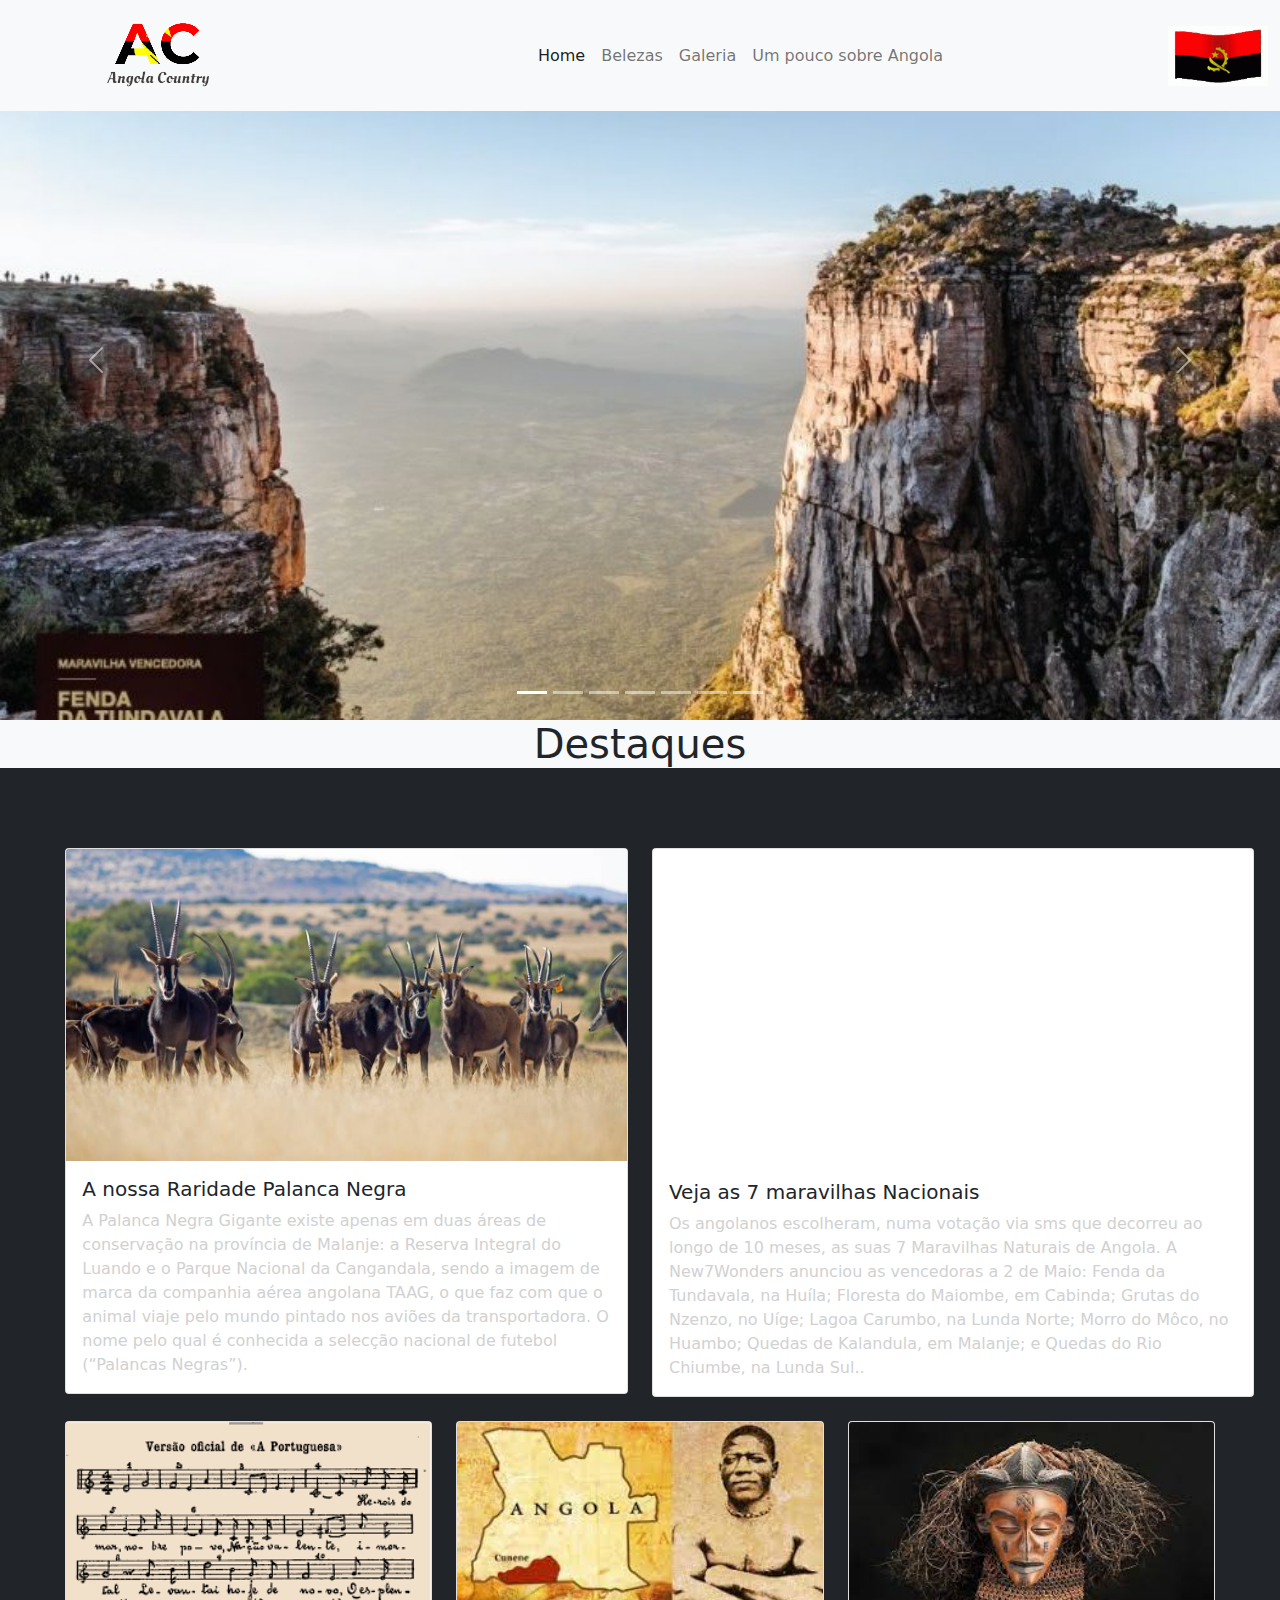
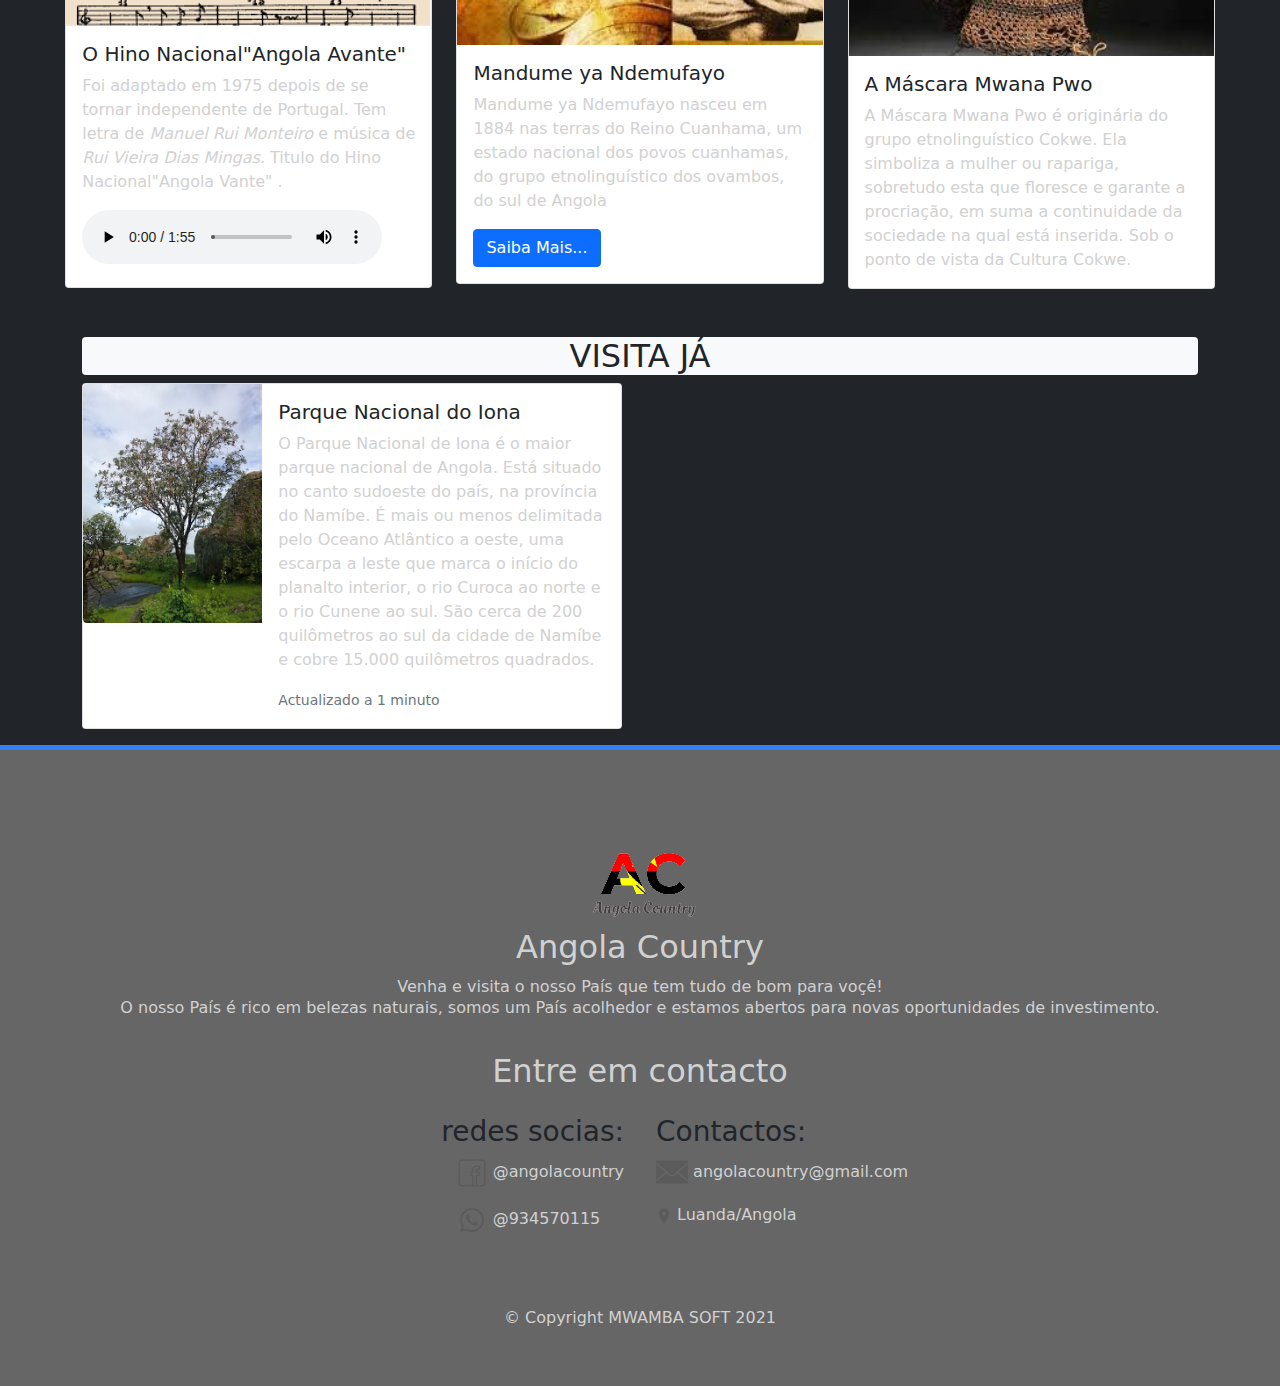
<file: index.html>
<!doctype html>
<html lang="pt">

<head>
  <meta charset="utf-8">
  <meta name="viewport" content="width=device-width, initial-scale=1" />
  <meta name="author" content="Edmilson Fernandes" />
  <meta name="description" content="As paizegens e pontos turisticos de ANGOLA" />
  <meta name="keywords" content="pontos turisticos de angola, angola, paizegens de Angola" />
  <link rel="shortcut icon" href="img/ac-logo.png" type="image/x-icon">
  <link rel="stylesheet" href="Bootstrap/bootstrap.min.css" />
  <link rel="stylesheet" href="css/styles.css" />
  <link rel="stylesheet" href="css/index.css" />

  <script src="js/bootstrap.bundle.min.js"></script>

  <title>Angola Country</title>
</head>

<body class=" bg-dark">

  <!--  Aplicando a barra de navegação -->
  <header class="navbar navbar-expand-lg col-12 position-fixed fixed-top navbar-light bg-light">
    <nav class="container-fluid">
      <a class="navbar-brand" href="index.html">
        <img src="img/ac-logo.png" class="d-inline-block align-text-top" alt="Angola Country">
      </a>
      <button class="navbar-toggler" type="button" data-bs-toggle="collapse" data-bs-target="#navbarText"
        aria-controls="navbarText" aria-expanded="false" aria-label="Toggle navigation">
        <span class="navbar-toggler-icon"></span>
      </button>

      <div>
        <div class="collapse navbar-collapse" id="navbarText">
          <ul class="navbar-nav me-auto mb-2 mb-lg-0 text-center">
            <li class="nav-item">
              <a class="nav-link active" aria-current="page" href="index.html">Home</a>
            </li>
            <li class="nav-item">
              <a class="nav-link" href="belezas.html">Belezas</a>
            </li>
            <li class="nav-item">
              <a class="nav-link" href="galeria.html">Galeria</a>
            </li>
            <li class="nav-item">
              <a class="nav-link" href="sobre.html">Um pouco sobre Angola</a>
            </li>
          </ul>
        </div>
      </div>

      <span class="navbar-text">
        <a href="#">
          <img src="img/angola-flag.gif" alt="" width="100" height="60">
        </a>
      </span>
    </nav>
  </header>

  <div id="carouselExampleCaptions" class="carousel slide" data-bs-ride="carousel">
    <div class="carousel-indicators">
      <button type="button" data-bs-target="#carouselExampleCaptions" data-bs-slide-to="0" class="active"
        aria-current="true" aria-label="Slide 1"></button>
      <button type="button" data-bs-target="#carouselExampleCaptions" data-bs-slide-to="1"
        aria-label="Slide 2"></button>
      <button type="button" data-bs-target="#carouselExampleCaptions" data-bs-slide-to="2"
        aria-label="Slide 3"></button>
      <button type="button" data-bs-target="#carouselExampleCaptions" data-bs-slide-to="3"
        aria-label="Slide 4"></button>
      <button type="button" data-bs-target="#carouselExampleCaptions" data-bs-slide-to="4"
        aria-label="Slide 5"></button>
      <button type="button" data-bs-target="#carouselExampleCaptions" data-bs-slide-to="5"
        aria-label="Slide 6"></button>
      <button type="button" data-bs-target="#carouselExampleCaptions" data-bs-slide-to="6"
        aria-label="Slide 7"></button>
    </div>
    <div class="carousel-inner" style="height: 45em;">
      <div class="carousel-item active">
        <img src="img/img-29.jpg" class="d-block w-100" alt="Fenda da tudavala">
        <div class="carousel-caption d-none d-md-block">
          <h5>Fenda da Tundavala, na Huíla</h5>
          <p>
            A Fenda da Tundavala é um enorme abismo de cerca de 1200 m
            situado na Serra da Leba, a 18 km do Lubango, na
            província da Huíla, em Angola.
          </p>
        </div>
      </div>
      <div class="carousel-item">
        <img src="img/img-19.jpg" class="d-block w-100" alt="...">
        <div class="carousel-caption d-none d-md-block">
          <h5>Mulher Rural</h5>
          <p> O governo tem insentivado a prática da agricultura, como sendo os dos grandes
            pontos para alavancar a economia.</p>
        </div>
      </div>
      <div class="carousel-item">
        <img src="img/img-6.jpg" class="d-block w-100" alt="...">
        <div class="carousel-caption d-none d-md-block">
          <h5>Bandeira da Republica de Angola</h5>
          <p> A nossa bandeira é um dos simbolos mais importante do nosso País.</p>
        </div>
      </div>
      <div class="carousel-item">
        <img src="img/img-9.jpg" class="d-block w-100" alt="...">
        <div class="carousel-caption d-none d-md-block">
          <h5>Mulher Mucubal</h5>
          <p> O Povo Mucubal <b>(também conhecido como Mucubai, Mucabale ou Mugubale)</b>
            , são um subgrupo dos povos Hererós do sul de Angola. Como os Masai, são
            semi-nômades, dependendo de gado e agricultura. Seu território
            está localizado no deserto de Namibe, delimitada no norte pelas
            montanhas da Serra da Chela e ao sul pelo
            rio Cunene..</p>
        </div>
      </div>
      <div class="carousel-item">
        <img src="img/img-23.jpg" class="d-block w-100" alt="...">
        <div class="carousel-caption d-none d-md-block">
          <h5> Parque do Heroi Nacional</h5>
          <p>Foi neste largo aonde foi plocamada a independencia de Angola em 11/11/1975</p>
        </div>
      </div>
      <div class="carousel-item">
        <img src="img/paizegens natuais/pai-4.jfif" class="d-block w-100" alt="...">
        <div class="carousel-caption d-none d-md-block">
        </div>
      </div>
     
    </div>

    <button class="carousel-control-prev" type="button" data-bs-target="#carouselExampleCaptions" data-bs-slide="prev">
      <span class="carousel-control-prev-icon" aria-hidden="true"></span>
      <span class="visually-hidden">Previous</span>
    </button>

    <button class="carousel-control-next" type="button" data-bs-target="#carouselExampleCaptions" data-bs-slide="next">
      <span class="carousel-control-next-icon" aria-hidden="true"></span>
      <span class="visually-hidden">Proximo</span>
    </button>
  </div>

  <h1 class=" text-center bg-light">Destaques</h1>

  <br><br>

  <div class="row row-cols-1 row-cols-md-2 g-4 col-11 m-auto">

    <div class="col">
      <div class="card">
        <img src="img/img-26.jpg" class="card-img-top" alt="...">
        <div class="card-body">
          <h5 class="card-title"> A nossa Raridade Palanca Negra</h5>
          <p class="card-text">
            A Palanca Negra Gigante existe apenas em duas áreas
            de conservação na província de
            Malanje: a Reserva Integral do Luando e o Parque Nacional da Cangandala,
            sendo a imagem de marca da
            companhia aérea angolana TAAG, o que faz com que o animal viaje pelo mundo
            pintado nos aviões da
            transportadora. O nome pelo qual é conhecida a selecção nacional de futebol
            (“Palancas Negras”).</p>
        </div>
      </div>
    </div>
    <div class="col">
      <div class="card">
        <iframe id="maravilha" width="580" height="315" src="https://www.youtube.com/embed/DVptp_-3HVY" title="YouTube video player"
          frameborder="0"
          allow="accelerometer; autoplay; clipboard-write; encrypted-media; gyroscope; picture-in-picture"
          allowfullscreen class="vide"></iframe>
        <div class="card-body">
          <h5 class="card-title">Veja as 7 maravilhas Nacionais</h5>
          <p class="card-text">
            Os angolanos escolheram, numa votação via sms que
            decorreu ao longo de 10 meses, as suas
            7 Maravilhas Naturais de Angola. A New7Wonders anunciou as vencedoras
            a 2 de Maio: Fenda da Tundavala, na
            Huíla; Floresta do Maiombe, em Cabinda; Grutas do Nzenzo, no Uíge;
            Lagoa Carumbo, na Lunda Norte; Morro do
            Môco, no Huambo; Quedas de Kalandula, em Malanje; e Quedas do Rio
            Chiumbe, na Lunda Sul..</p>
        </div>
      </div>
    </div>
  </div>

  <div class="row row-cols-1 row-cols-md-3 g-4 col-11 m-auto">
    <div class="col">
      <div class="card">
        <img src="img/img-34.png" class="card-img-top" alt="...">
        <div class="card-body">
          <h5 class="card-title">O Hino Nacional"Angola Avante"</h5>
          <p class="card-text">Foi adaptado em 1975 depois de se tornar independente de Portugal. Tem letra de <i>Manuel
              Rui Monteiro</i> e música de <i>Rui Vieira Dias Mingas.</i>
            Titulo do Hino Nacional"Angola Vante"
            .</p>
          <audio src="audio/y2mate.com - Hino Nacional de Angola Instrumental com letra.mp3" controls></audio>
        </div>
      </div>
    </div>
    <div class="col">
      <div class="card">
        <img src="img/img-35.jfif" class="card-img-top" alt="...">
        <div class="card-body">
          <h5 class="card-title">Mandume ya Ndemufayo</h5>
          <p class="card-text">Mandume ya Ndemufayo nasceu em 1884 nas terras do Reino Cuanhama, um estado nacional dos
            povos cuanhamas, do grupo etnolinguístico dos ovambos, do sul de Angola </p>
          <!-- Button trigger modal -->
          <button type="button" class="btn btn-primary" data-bs-toggle="modal" data-bs-target="#exampleModal">
            Saiba Mais...
          </button>

          <!-- Modal -->
          <div class="modal fade" id="exampleModal" tabindex="-1" aria-labelledby="exampleModalLabel"
            aria-hidden="true">
            <div class="modal-dialog">
              <div class="modal-content">
                <div class="modal-header">
                  <h5 class="modal-title" id="exampleModalLabel">Mandume ya Ndemufayo</h5>
                  <button type="button" class="btn-close" data-bs-dismiss="modal" aria-label="Close"></button>
                </div>
                <div class="modal-body">
                  <img src="img/img-35.jfif" class="card-img-top" alt="...">
                </div>
                <div class="modal-footer">
                  <p>Mandume ya Ndemufayo nasceu em 1884 nas terras do Reino Cuanhama, um estado nacional dos povos
                    cuanhamas, do grupo etnolinguístico dos ovambos, do sul de Angola e norte da Namíbia.
                    Filho de Ndemufayo ya Haihambo e de Ndapona ya Shikende, irmã dos reis Ueyulu ya Hedimbi (1884-1904)
                    e Nande ya Hedimbi (1904–1911), era, sob o sistema matrilinear do povo cuanhama, o terceiro na linha
                    de sucessão ao trono do Reino Cuanhama. Por essa razão viveu com medo de ser assassinado desde muito
                    jovem.
                    Mandume ya Ndemufayo foi escolarizado por missionários protestantes alemães, naquilo que na altura
                    era o Sudoeste Africano Alemão, a Namíbia de hoje, território ao qual ficou integrado boa parte do
                    Reino Cuanhama e da sua população. Poliglota, falava alemão, português, inglês e cuanhama.
                    Chegou ao poder em 1911 e seu reinado durou até 1917, coincidindo portanto com o período em que os
                    poderes coloniais português, alemão, sul-africano e britânico se concentraram na ocupação efectiva,
                    pela força, dos territórios de Angola e da Namíbia, conforme exigido pelo"Princípio da Ocupação
                    Efectiva" da Conferência de Berlim.
                    <button type="button" class="btn btn-secondary" data-bs-dismiss="modal">Fechar</button>
                  </p>
                </div>
              </div>
            </div>
          </div>
        </div>
      </div>
    </div>
    <div class="col">
      <div class="card">
        <img src="img/img-36.jfif" class="card-img-top" alt="...">
        <div class="card-body">
          <h5 class="card-title">A Máscara Mwana Pwo</h5>
          <p class="card-text">A Máscara Mwana Pwo é originária do grupo etnolinguístico Cokwe. Ela simboliza a mulher
            ou rapariga, sobretudo esta que floresce e garante a procriação, em suma a continuidade da sociedade na qual
            está inserida. Sob o ponto de vista da Cultura Cokwe.</p>
        </div>
      </div>
    </div>
  </div>

  <br>
  <br>

  <div class="container bg-dark">
    <h2 class="visit text-center bg-light">VISITA JÁ</h2>

    <div class="card mb-3" style="max-width: 540px;">
      <div class="row g-0">
        <div class="col-md-4">
          <img src="img/park-iona.jpg" class="img-fluid rounded-start" alt="...">
        </div>
        <div class="col-md-8">
          <div class="card-body">
            <h5 class="card-title">Parque Nacional do Iona</h5>
            <p class="card-text text-break">O Parque Nacional de Iona é o maior parque nacional de Angola. Está situado
              no canto sudoeste do país, na província do Namíbe. É mais ou menos delimitada pelo Oceano Atlântico a
              oeste, uma escarpa a leste que marca o início do planalto interior, o rio Curoca ao norte e o rio Cunene
              ao sul. São cerca de 200 quilômetros ao sul da cidade de Namíbe e cobre 15.000 quilômetros quadrados.</p>
            <p class="card-text"><small class="text-muted">Actualizado a 1 minuto</small></p>
          </div>
        </div>
      </div>
    </div>

    <iframe
      src="https://www.google.com/maps/embed?pb=!1m18!1m12!1m3!1d3890870.30077792!2d9.859542846679673!3d-17.75980367906476!2m3!1f0!2f0!3f0!3m2!1i1024!2i768!4f13.1!3m3!1m2!1s0x1b98b8e2a777faef%3A0xd31479319d62659e!2sParque%20Nacional%20do%20Iona!5e0!3m2!1spt-PT!2sao!4v1637992650346!5m2!1spt-PT!2sao"
      width="547" height="350" style="border:0;" allowfullscreen="" loading="lazy" class="mapa">
    </iframe>
  </div>
  <hr>

  <footer>
    <div class="wrapper">
      <img src="img/ac-logo.png" alt="Logo da Angola Country">
      <div class="artigo-footer">
        <h2> Angola Country</h2>
        <p class="f">Venha e visita o nosso País que tem tudo de bom para voçê!</p>
        <p>
          O nosso País é rico em belezas naturais, somos um País acolhedor
          e estamos abertos para novas oportunidades de investimento.
        </p>
      </div>
      <div class="contact">
        <h2>Entre em contacto</h2>
        <div class="contactWrapper">
          <div class="social">
            <h3>redes socias:</h3>
            <ul>
              <li>
                <a href="#">
                  <img src="img/icones/icons8_facebook.ico" alt=""><i class="fab fa-facebook square"></i>
                  <span>@angolacountry</span>
                </a>
              </li>
              <li>
                <a href="#">
                  <img src="img/icones/icons8_whatsapp.ico" alt=""><i class="icon8-facebook"></i>
                  <span>@934570115</span>
                </a>
              </li>
            </ul>
          </div>
          <div class="contactos">
            <h3>Contactos:</h3>
            <ul>
              <li>
                <a href="#">
                  <img src="img/icones/icons8_email.ico" alt=""><i class="fab fa-facebook square"></i>
                  <span>angolacountry@gmail.com</span>
                </a>
              </li>
              <li>
                <a href="#">
                  <img src="img/icones/icons8_marker_16.png" alt=""><i class="icon8-facebook"></i>
                  <span>Luanda/Angola</span>
                </a>
              </li>
            </ul>
          </div>
        </div>
      </div>
    </div>
    <div class="footer-bottom">
      <p>&copy; Copyright MWAMBA SOFT 2021</p>
    </div>
</body>

</html>
</file>
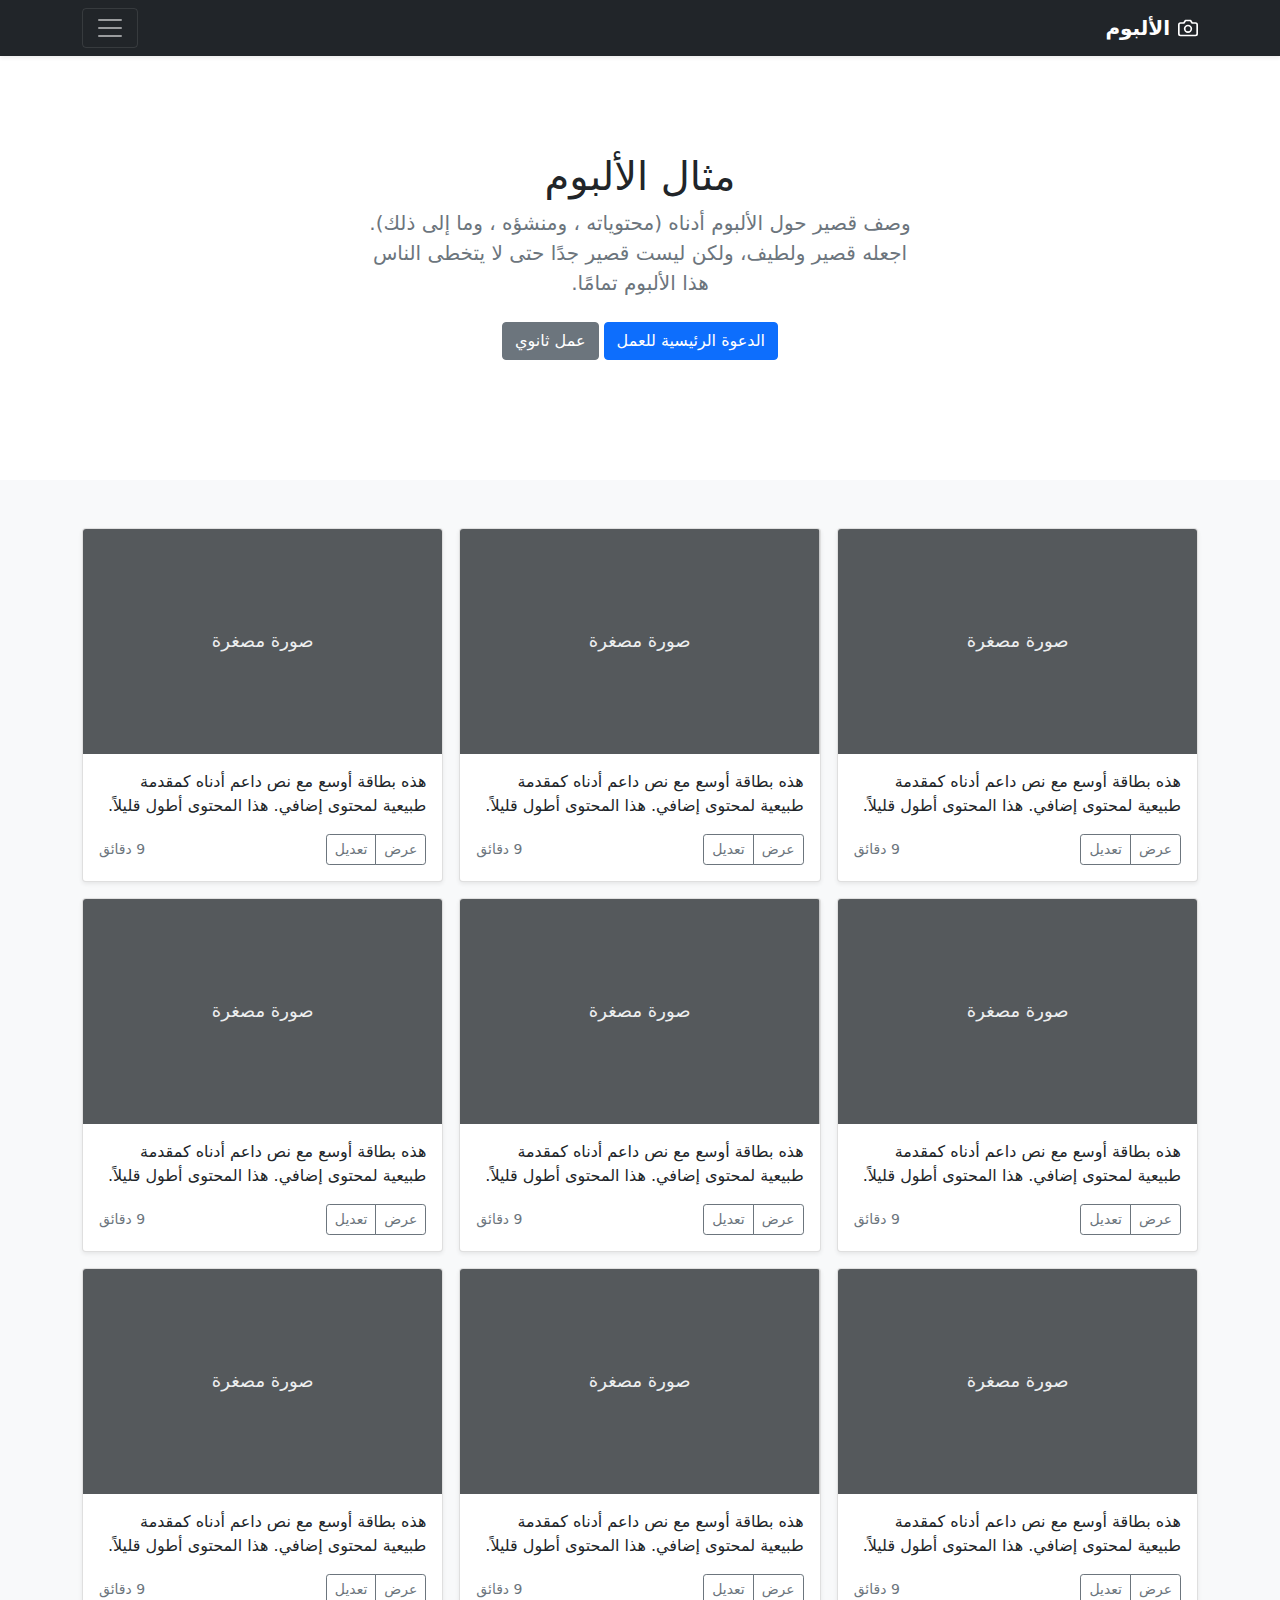
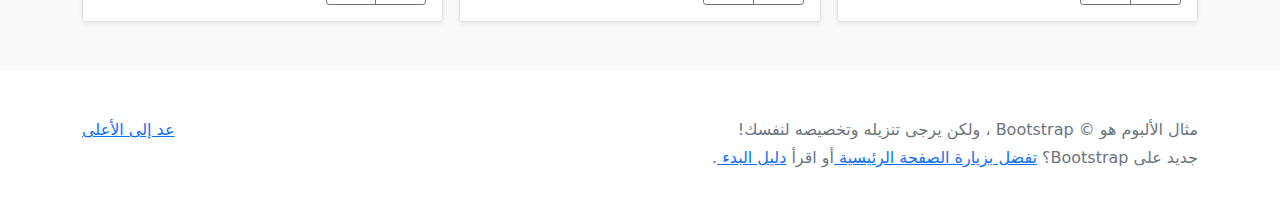
<file: js/bootstrap-5.1.3-examples/bootstrap-5.1.3-examples/album-rtl/index.html>
<!doctype html>
<html lang="ar" dir="rtl">
  <head>
    <meta charset="utf-8">
    <meta name="viewport" content="width=device-width, initial-scale=1">
    <meta name="description" content="">
    <meta name="author" content="Mark Otto, Jacob Thornton, and Bootstrap contributors">
    <meta name="generator" content="Hugo 0.88.1">
    <title>مثال الألبوم · Bootstrap v5.1</title>

    <link rel="canonical" href="https://getbootstrap.com/docs/5.1/examples/album-rtl/">

    

    <!-- Bootstrap core CSS -->
<link href="../assets/dist/css/bootstrap.rtl.min.css" rel="stylesheet">

    <style>
      .bd-placeholder-img {
        font-size: 1.125rem;
        text-anchor: middle;
        -webkit-user-select: none;
        -moz-user-select: none;
        user-select: none;
      }

      @media (min-width: 768px) {
        .bd-placeholder-img-lg {
          font-size: 3.5rem;
        }
      }
    </style>

    
  </head>
  <body>
    
<header>
  <div class="collapse bg-dark" id="navbarHeader">
    <div class="container">
      <div class="row">
        <div class="col-sm-8 col-md-7 py-4">
          <h4 class="text-white">حول</h4>
          <p class="text-muted">أضف بعض المعلومات حول الألبوم، المؤلف، أو أي سياق خلفية آخر. اجعلها بضع جمل حتى يتمكن الزوار من التقاط بعض التلميحات المفيدة. ثم اربطها ببعض مواقع التواصل الاجتماعي أو معلومات الاتصال.</p>
        </div>
        <div class="col-sm-4 offset-md-1 py-4">
          <h4 class="text-white">تواصل معي</h4>
          <ul class="list-unstyled">
            <li><a href="#" class="text-white">تابعني على تويتر</a></li>
            <li><a href="#" class="text-white">شاركني الإعجاب في فيسبوك</a></li>
            <li><a href="#" class="text-white">راسلني على البريد الإلكتروني</a></li>
          </ul>
        </div>
      </div>
    </div>
  </div>
  <div class="navbar navbar-dark bg-dark shadow-sm">
    <div class="container">
      <a href="#" class="navbar-brand d-flex align-items-center">
        <svg xmlns="http://www.w3.org/2000/svg" width="20" height="20" fill="none" stroke="currentColor" stroke-linecap="round" stroke-linejoin="round" stroke-width="2" aria-hidden="true" class="me-2" viewBox="0 0 24 24"><path d="M23 19a2 2 0 0 1-2 2H3a2 2 0 0 1-2-2V8a2 2 0 0 1 2-2h4l2-3h6l2 3h4a2 2 0 0 1 2 2z"/><circle cx="12" cy="13" r="4"/></svg>
        <strong>الألبوم</strong>
      </a>
      <button class="navbar-toggler" type="button" data-bs-toggle="collapse" data-bs-target="#navbarHeader" aria-controls="navbarHeader" aria-expanded="false" aria-label="تبديل التنقل">
        <span class="navbar-toggler-icon"></span>
      </button>
    </div>
  </div>
</header>

<main>

  <section class="py-5 text-center container">
    <div class="row py-lg-5">
      <div class="col-lg-6 col-md-8 mx-auto">
        <h1 class="fw-light">مثال الألبوم</h1>
        <p class="lead text-muted">وصف قصير حول الألبوم أدناه (محتوياته ، ومنشؤه ، وما إلى ذلك). اجعله قصير ولطيف، ولكن ليست قصير جدًا حتى لا يتخطى الناس هذا الألبوم تمامًا.</p>
        <p>
          <a href="#" class="btn btn-primary my-2">الدعوة الرئيسية للعمل</a>
          <a href="#" class="btn btn-secondary my-2">عمل ثانوي</a>
        </p>
      </div>
    </div>
  </section>

  <div class="album py-5 bg-light">
    <div class="container">

      <div class="row row-cols-1 row-cols-sm-2 row-cols-md-3 g-3">
        <div class="col">
          <div class="card shadow-sm">
            <svg class="bd-placeholder-img card-img-top" width="100%" height="225" xmlns="http://www.w3.org/2000/svg" role="img" aria-label="Placeholder: صورة مصغرة" preserveAspectRatio="xMidYMid slice" focusable="false"><title>Placeholder</title><rect width="100%" height="100%" fill="#55595c"/><text x="50%" y="50%" fill="#eceeef" dy=".3em">صورة مصغرة</text></svg>

            <div class="card-body">
              <p class="card-text">هذه بطاقة أوسع مع نص داعم أدناه كمقدمة طبيعية لمحتوى إضافي. هذا المحتوى أطول قليلاً.</p>
              <div class="d-flex justify-content-between align-items-center">
                <div class="btn-group">
                  <button type="button" class="btn btn-sm btn-outline-secondary">عرض</button>
                  <button type="button" class="btn btn-sm btn-outline-secondary">تعديل</button>
                </div>
                <small class="text-muted">9 دقائق</small>
              </div>
            </div>
          </div>
        </div>
        <div class="col">
          <div class="card shadow-sm">
            <svg class="bd-placeholder-img card-img-top" width="100%" height="225" xmlns="http://www.w3.org/2000/svg" role="img" aria-label="Placeholder: صورة مصغرة" preserveAspectRatio="xMidYMid slice" focusable="false"><title>Placeholder</title><rect width="100%" height="100%" fill="#55595c"/><text x="50%" y="50%" fill="#eceeef" dy=".3em">صورة مصغرة</text></svg>

            <div class="card-body">
              <p class="card-text">هذه بطاقة أوسع مع نص داعم أدناه كمقدمة طبيعية لمحتوى إضافي. هذا المحتوى أطول قليلاً.</p>
              <div class="d-flex justify-content-between align-items-center">
                <div class="btn-group">
                  <button type="button" class="btn btn-sm btn-outline-secondary">عرض</button>
                  <button type="button" class="btn btn-sm btn-outline-secondary">تعديل</button>
                </div>
                <small class="text-muted">9 دقائق</small>
              </div>
            </div>
          </div>
        </div>
        <div class="col">
          <div class="card shadow-sm">
            <svg class="bd-placeholder-img card-img-top" width="100%" height="225" xmlns="http://www.w3.org/2000/svg" role="img" aria-label="Placeholder: صورة مصغرة" preserveAspectRatio="xMidYMid slice" focusable="false"><title>Placeholder</title><rect width="100%" height="100%" fill="#55595c"/><text x="50%" y="50%" fill="#eceeef" dy=".3em">صورة مصغرة</text></svg>

            <div class="card-body">
              <p class="card-text">هذه بطاقة أوسع مع نص داعم أدناه كمقدمة طبيعية لمحتوى إضافي. هذا المحتوى أطول قليلاً.</p>
              <div class="d-flex justify-content-between align-items-center">
                <div class="btn-group">
                  <button type="button" class="btn btn-sm btn-outline-secondary">عرض</button>
                  <button type="button" class="btn btn-sm btn-outline-secondary">تعديل</button>
                </div>
                <small class="text-muted">9 دقائق</small>
              </div>
            </div>
          </div>
        </div>

        <div class="col">
          <div class="card shadow-sm">
            <svg class="bd-placeholder-img card-img-top" width="100%" height="225" xmlns="http://www.w3.org/2000/svg" role="img" aria-label="Placeholder: صورة مصغرة" preserveAspectRatio="xMidYMid slice" focusable="false"><title>Placeholder</title><rect width="100%" height="100%" fill="#55595c"/><text x="50%" y="50%" fill="#eceeef" dy=".3em">صورة مصغرة</text></svg>

            <div class="card-body">
              <p class="card-text">هذه بطاقة أوسع مع نص داعم أدناه كمقدمة طبيعية لمحتوى إضافي. هذا المحتوى أطول قليلاً.</p>
              <div class="d-flex justify-content-between align-items-center">
                <div class="btn-group">
                  <button type="button" class="btn btn-sm btn-outline-secondary">عرض</button>
                  <button type="button" class="btn btn-sm btn-outline-secondary">تعديل</button>
                </div>
                <small class="text-muted">9 دقائق</small>
              </div>
            </div>
          </div>
        </div>
        <div class="col">
          <div class="card shadow-sm">
            <svg class="bd-placeholder-img card-img-top" width="100%" height="225" xmlns="http://www.w3.org/2000/svg" role="img" aria-label="Placeholder: صورة مصغرة" preserveAspectRatio="xMidYMid slice" focusable="false"><title>Placeholder</title><rect width="100%" height="100%" fill="#55595c"/><text x="50%" y="50%" fill="#eceeef" dy=".3em">صورة مصغرة</text></svg>

            <div class="card-body">
              <p class="card-text">هذه بطاقة أوسع مع نص داعم أدناه كمقدمة طبيعية لمحتوى إضافي. هذا المحتوى أطول قليلاً.</p>
              <div class="d-flex justify-content-between align-items-center">
                <div class="btn-group">
                  <button type="button" class="btn btn-sm btn-outline-secondary">عرض</button>
                  <button type="button" class="btn btn-sm btn-outline-secondary">تعديل</button>
                </div>
                <small class="text-muted">9 دقائق</small>
              </div>
            </div>
          </div>
        </div>
        <div class="col">
          <div class="card shadow-sm">
            <svg class="bd-placeholder-img card-img-top" width="100%" height="225" xmlns="http://www.w3.org/2000/svg" role="img" aria-label="Placeholder: صورة مصغرة" preserveAspectRatio="xMidYMid slice" focusable="false"><title>Placeholder</title><rect width="100%" height="100%" fill="#55595c"/><text x="50%" y="50%" fill="#eceeef" dy=".3em">صورة مصغرة</text></svg>

            <div class="card-body">
              <p class="card-text">هذه بطاقة أوسع مع نص داعم أدناه كمقدمة طبيعية لمحتوى إضافي. هذا المحتوى أطول قليلاً.</p>
              <div class="d-flex justify-content-between align-items-center">
                <div class="btn-group">
                  <button type="button" class="btn btn-sm btn-outline-secondary">عرض</button>
                  <button type="button" class="btn btn-sm btn-outline-secondary">تعديل</button>
                </div>
                <small class="text-muted">9 دقائق</small>
              </div>
            </div>
          </div>
        </div>

        <div class="col">
          <div class="card shadow-sm">
            <svg class="bd-placeholder-img card-img-top" width="100%" height="225" xmlns="http://www.w3.org/2000/svg" role="img" aria-label="Placeholder: صورة مصغرة" preserveAspectRatio="xMidYMid slice" focusable="false"><title>Placeholder</title><rect width="100%" height="100%" fill="#55595c"/><text x="50%" y="50%" fill="#eceeef" dy=".3em">صورة مصغرة</text></svg>

            <div class="card-body">
              <p class="card-text">هذه بطاقة أوسع مع نص داعم أدناه كمقدمة طبيعية لمحتوى إضافي. هذا المحتوى أطول قليلاً.</p>
              <div class="d-flex justify-content-between align-items-center">
                <div class="btn-group">
                  <button type="button" class="btn btn-sm btn-outline-secondary">عرض</button>
                  <button type="button" class="btn btn-sm btn-outline-secondary">تعديل</button>
                </div>
                <small class="text-muted">9 دقائق</small>
              </div>
            </div>
          </div>
        </div>
        <div class="col">
          <div class="card shadow-sm">
            <svg class="bd-placeholder-img card-img-top" width="100%" height="225" xmlns="http://www.w3.org/2000/svg" role="img" aria-label="Placeholder: صورة مصغرة" preserveAspectRatio="xMidYMid slice" focusable="false"><title>Placeholder</title><rect width="100%" height="100%" fill="#55595c"/><text x="50%" y="50%" fill="#eceeef" dy=".3em">صورة مصغرة</text></svg>

            <div class="card-body">
              <p class="card-text">هذه بطاقة أوسع مع نص داعم أدناه كمقدمة طبيعية لمحتوى إضافي. هذا المحتوى أطول قليلاً.</p>
              <div class="d-flex justify-content-between align-items-center">
                <div class="btn-group">
                  <button type="button" class="btn btn-sm btn-outline-secondary">عرض</button>
                  <button type="button" class="btn btn-sm btn-outline-secondary">تعديل</button>
                </div>
                <small class="text-muted">9 دقائق</small>
              </div>
            </div>
          </div>
        </div>
        <div class="col">
          <div class="card shadow-sm">
            <svg class="bd-placeholder-img card-img-top" width="100%" height="225" xmlns="http://www.w3.org/2000/svg" role="img" aria-label="Placeholder: صورة مصغرة" preserveAspectRatio="xMidYMid slice" focusable="false"><title>Placeholder</title><rect width="100%" height="100%" fill="#55595c"/><text x="50%" y="50%" fill="#eceeef" dy=".3em">صورة مصغرة</text></svg>

            <div class="card-body">
              <p class="card-text">هذه بطاقة أوسع مع نص داعم أدناه كمقدمة طبيعية لمحتوى إضافي. هذا المحتوى أطول قليلاً.</p>
              <div class="d-flex justify-content-between align-items-center">
                <div class="btn-group">
                  <button type="button" class="btn btn-sm btn-outline-secondary">عرض</button>
                  <button type="button" class="btn btn-sm btn-outline-secondary">تعديل</button>
                </div>
                <small class="text-muted">9 دقائق</small>
              </div>
            </div>
          </div>
        </div>
      </div>
    </div>
  </div>

</main>

<footer class="text-muted py-5">
  <div class="container">
    <p class="float-end mb-1">
      <a href="#">عد إلى الأعلى</a>
    </p>
    <p class="mb-1">مثال الألبوم هو © Bootstrap ، ولكن يرجى تنزيله وتخصيصه لنفسك!</p>
    <p class="mb-0">جديد على Bootstrap؟ <a href="/"> تفضل بزيارة الصفحة الرئيسية </a> أو اقرأ <a href="../getting-started/introduction/ "> دليل البدء </a>.</p>
  </div>
</footer>


    <script src="../assets/dist/js/bootstrap.bundle.min.js"></script>

      
  </body>
</html>
</file>
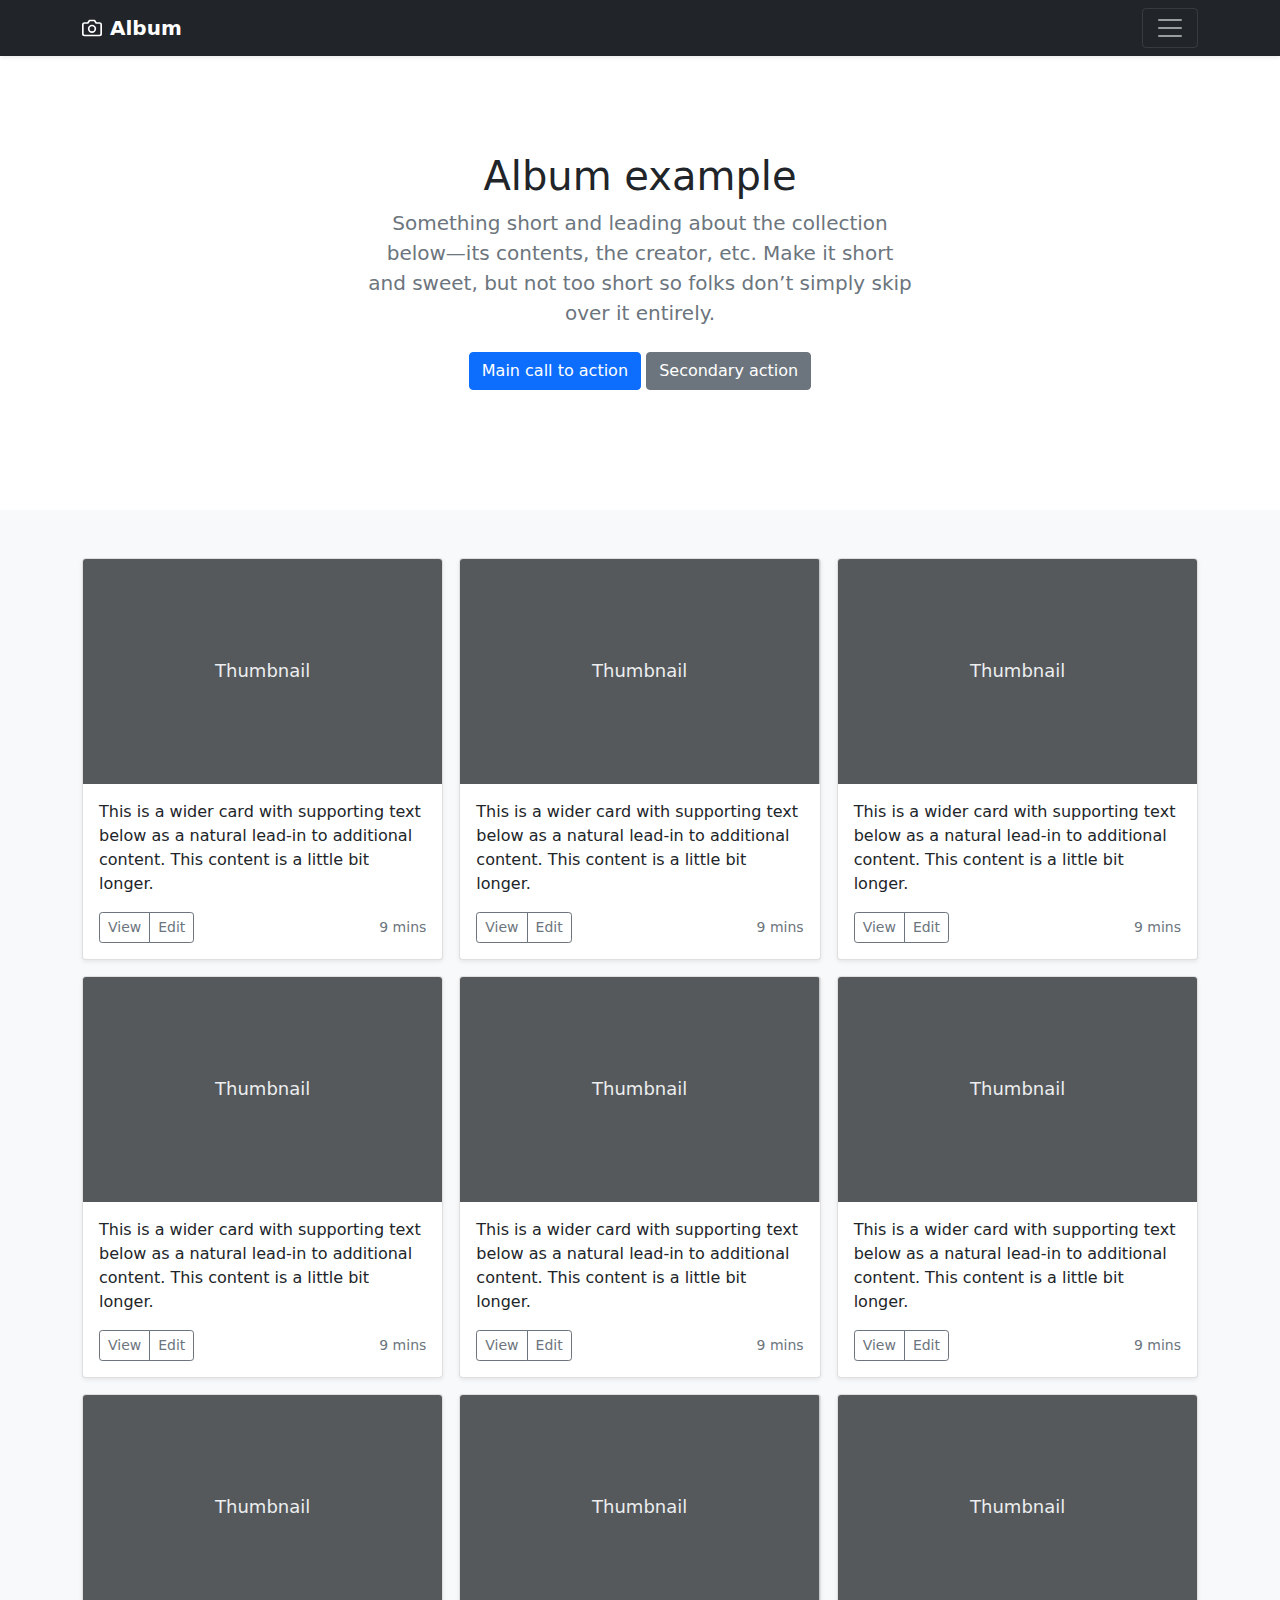
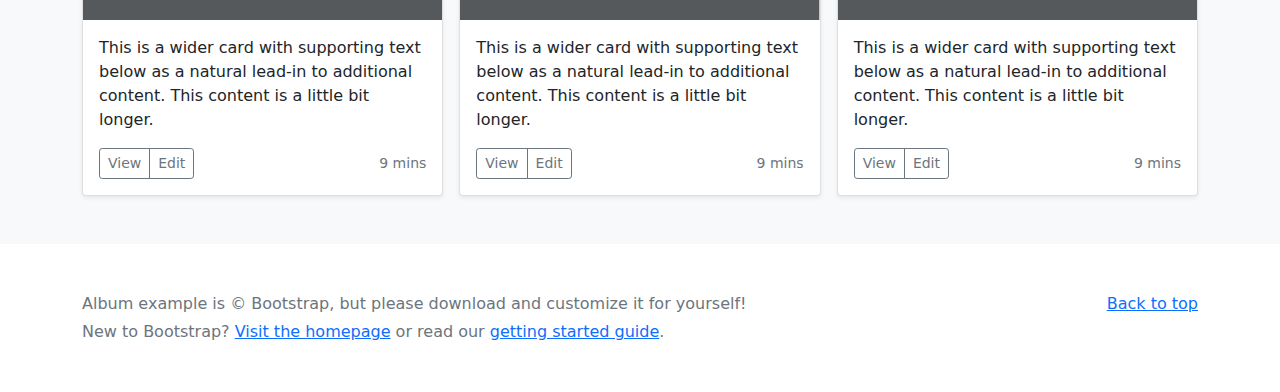
<file: js/bootstrap-5.1.3-examples/bootstrap-5.1.3-examples/album/index.html>
<!doctype html>
<html lang="en">
  <head>
    <meta charset="utf-8">
    <meta name="viewport" content="width=device-width, initial-scale=1">
    <meta name="description" content="">
    <meta name="author" content="Mark Otto, Jacob Thornton, and Bootstrap contributors">
    <meta name="generator" content="Hugo 0.88.1">
    <title>Album example · Bootstrap v5.1</title>

    <link rel="canonical" href="https://getbootstrap.com/docs/5.1/examples/album/">

    

    <!-- Bootstrap core CSS -->
<link href="../assets/dist/css/bootstrap.min.css" rel="stylesheet">

    <style>
      .bd-placeholder-img {
        font-size: 1.125rem;
        text-anchor: middle;
        -webkit-user-select: none;
        -moz-user-select: none;
        user-select: none;
      }

      @media (min-width: 768px) {
        .bd-placeholder-img-lg {
          font-size: 3.5rem;
        }
      }
    </style>

    
  </head>
  <body>
    
<header>
  <div class="collapse bg-dark" id="navbarHeader">
    <div class="container">
      <div class="row">
        <div class="col-sm-8 col-md-7 py-4">
          <h4 class="text-white">About</h4>
          <p class="text-muted">Add some information about the album below, the author, or any other background context. Make it a few sentences long so folks can pick up some informative tidbits. Then, link them off to some social networking sites or contact information.</p>
        </div>
        <div class="col-sm-4 offset-md-1 py-4">
          <h4 class="text-white">Contact</h4>
          <ul class="list-unstyled">
            <li><a href="#" class="text-white">Follow on Twitter</a></li>
            <li><a href="#" class="text-white">Like on Facebook</a></li>
            <li><a href="#" class="text-white">Email me</a></li>
          </ul>
        </div>
      </div>
    </div>
  </div>
  <div class="navbar navbar-dark bg-dark shadow-sm">
    <div class="container">
      <a href="#" class="navbar-brand d-flex align-items-center">
        <svg xmlns="http://www.w3.org/2000/svg" width="20" height="20" fill="none" stroke="currentColor" stroke-linecap="round" stroke-linejoin="round" stroke-width="2" aria-hidden="true" class="me-2" viewBox="0 0 24 24"><path d="M23 19a2 2 0 0 1-2 2H3a2 2 0 0 1-2-2V8a2 2 0 0 1 2-2h4l2-3h6l2 3h4a2 2 0 0 1 2 2z"/><circle cx="12" cy="13" r="4"/></svg>
        <strong>Album</strong>
      </a>
      <button class="navbar-toggler" type="button" data-bs-toggle="collapse" data-bs-target="#navbarHeader" aria-controls="navbarHeader" aria-expanded="false" aria-label="Toggle navigation">
        <span class="navbar-toggler-icon"></span>
      </button>
    </div>
  </div>
</header>

<main>

  <section class="py-5 text-center container">
    <div class="row py-lg-5">
      <div class="col-lg-6 col-md-8 mx-auto">
        <h1 class="fw-light">Album example</h1>
        <p class="lead text-muted">Something short and leading about the collection below—its contents, the creator, etc. Make it short and sweet, but not too short so folks don’t simply skip over it entirely.</p>
        <p>
          <a href="#" class="btn btn-primary my-2">Main call to action</a>
          <a href="#" class="btn btn-secondary my-2">Secondary action</a>
        </p>
      </div>
    </div>
  </section>

  <div class="album py-5 bg-light">
    <div class="container">

      <div class="row row-cols-1 row-cols-sm-2 row-cols-md-3 g-3">
        <div class="col">
          <div class="card shadow-sm">
            <svg class="bd-placeholder-img card-img-top" width="100%" height="225" xmlns="http://www.w3.org/2000/svg" role="img" aria-label="Placeholder: Thumbnail" preserveAspectRatio="xMidYMid slice" focusable="false"><title>Placeholder</title><rect width="100%" height="100%" fill="#55595c"/><text x="50%" y="50%" fill="#eceeef" dy=".3em">Thumbnail</text></svg>

            <div class="card-body">
              <p class="card-text">This is a wider card with supporting text below as a natural lead-in to additional content. This content is a little bit longer.</p>
              <div class="d-flex justify-content-between align-items-center">
                <div class="btn-group">
                  <button type="button" class="btn btn-sm btn-outline-secondary">View</button>
                  <button type="button" class="btn btn-sm btn-outline-secondary">Edit</button>
                </div>
                <small class="text-muted">9 mins</small>
              </div>
            </div>
          </div>
        </div>
        <div class="col">
          <div class="card shadow-sm">
            <svg class="bd-placeholder-img card-img-top" width="100%" height="225" xmlns="http://www.w3.org/2000/svg" role="img" aria-label="Placeholder: Thumbnail" preserveAspectRatio="xMidYMid slice" focusable="false"><title>Placeholder</title><rect width="100%" height="100%" fill="#55595c"/><text x="50%" y="50%" fill="#eceeef" dy=".3em">Thumbnail</text></svg>

            <div class="card-body">
              <p class="card-text">This is a wider card with supporting text below as a natural lead-in to additional content. This content is a little bit longer.</p>
              <div class="d-flex justify-content-between align-items-center">
                <div class="btn-group">
                  <button type="button" class="btn btn-sm btn-outline-secondary">View</button>
                  <button type="button" class="btn btn-sm btn-outline-secondary">Edit</button>
                </div>
                <small class="text-muted">9 mins</small>
              </div>
            </div>
          </div>
        </div>
        <div class="col">
          <div class="card shadow-sm">
            <svg class="bd-placeholder-img card-img-top" width="100%" height="225" xmlns="http://www.w3.org/2000/svg" role="img" aria-label="Placeholder: Thumbnail" preserveAspectRatio="xMidYMid slice" focusable="false"><title>Placeholder</title><rect width="100%" height="100%" fill="#55595c"/><text x="50%" y="50%" fill="#eceeef" dy=".3em">Thumbnail</text></svg>

            <div class="card-body">
              <p class="card-text">This is a wider card with supporting text below as a natural lead-in to additional content. This content is a little bit longer.</p>
              <div class="d-flex justify-content-between align-items-center">
                <div class="btn-group">
                  <button type="button" class="btn btn-sm btn-outline-secondary">View</button>
                  <button type="button" class="btn btn-sm btn-outline-secondary">Edit</button>
                </div>
                <small class="text-muted">9 mins</small>
              </div>
            </div>
          </div>
        </div>

        <div class="col">
          <div class="card shadow-sm">
            <svg class="bd-placeholder-img card-img-top" width="100%" height="225" xmlns="http://www.w3.org/2000/svg" role="img" aria-label="Placeholder: Thumbnail" preserveAspectRatio="xMidYMid slice" focusable="false"><title>Placeholder</title><rect width="100%" height="100%" fill="#55595c"/><text x="50%" y="50%" fill="#eceeef" dy=".3em">Thumbnail</text></svg>

            <div class="card-body">
              <p class="card-text">This is a wider card with supporting text below as a natural lead-in to additional content. This content is a little bit longer.</p>
              <div class="d-flex justify-content-between align-items-center">
                <div class="btn-group">
                  <button type="button" class="btn btn-sm btn-outline-secondary">View</button>
                  <button type="button" class="btn btn-sm btn-outline-secondary">Edit</button>
                </div>
                <small class="text-muted">9 mins</small>
              </div>
            </div>
          </div>
        </div>
        <div class="col">
          <div class="card shadow-sm">
            <svg class="bd-placeholder-img card-img-top" width="100%" height="225" xmlns="http://www.w3.org/2000/svg" role="img" aria-label="Placeholder: Thumbnail" preserveAspectRatio="xMidYMid slice" focusable="false"><title>Placeholder</title><rect width="100%" height="100%" fill="#55595c"/><text x="50%" y="50%" fill="#eceeef" dy=".3em">Thumbnail</text></svg>

            <div class="card-body">
              <p class="card-text">This is a wider card with supporting text below as a natural lead-in to additional content. This content is a little bit longer.</p>
              <div class="d-flex justify-content-between align-items-center">
                <div class="btn-group">
                  <button type="button" class="btn btn-sm btn-outline-secondary">View</button>
                  <button type="button" class="btn btn-sm btn-outline-secondary">Edit</button>
                </div>
                <small class="text-muted">9 mins</small>
              </div>
            </div>
          </div>
        </div>
        <div class="col">
          <div class="card shadow-sm">
            <svg class="bd-placeholder-img card-img-top" width="100%" height="225" xmlns="http://www.w3.org/2000/svg" role="img" aria-label="Placeholder: Thumbnail" preserveAspectRatio="xMidYMid slice" focusable="false"><title>Placeholder</title><rect width="100%" height="100%" fill="#55595c"/><text x="50%" y="50%" fill="#eceeef" dy=".3em">Thumbnail</text></svg>

            <div class="card-body">
              <p class="card-text">This is a wider card with supporting text below as a natural lead-in to additional content. This content is a little bit longer.</p>
              <div class="d-flex justify-content-between align-items-center">
                <div class="btn-group">
                  <button type="button" class="btn btn-sm btn-outline-secondary">View</button>
                  <button type="button" class="btn btn-sm btn-outline-secondary">Edit</button>
                </div>
                <small class="text-muted">9 mins</small>
              </div>
            </div>
          </div>
        </div>

        <div class="col">
          <div class="card shadow-sm">
            <svg class="bd-placeholder-img card-img-top" width="100%" height="225" xmlns="http://www.w3.org/2000/svg" role="img" aria-label="Placeholder: Thumbnail" preserveAspectRatio="xMidYMid slice" focusable="false"><title>Placeholder</title><rect width="100%" height="100%" fill="#55595c"/><text x="50%" y="50%" fill="#eceeef" dy=".3em">Thumbnail</text></svg>

            <div class="card-body">
              <p class="card-text">This is a wider card with supporting text below as a natural lead-in to additional content. This content is a little bit longer.</p>
              <div class="d-flex justify-content-between align-items-center">
                <div class="btn-group">
                  <button type="button" class="btn btn-sm btn-outline-secondary">View</button>
                  <button type="button" class="btn btn-sm btn-outline-secondary">Edit</button>
                </div>
                <small class="text-muted">9 mins</small>
              </div>
            </div>
          </div>
        </div>
        <div class="col">
          <div class="card shadow-sm">
            <svg class="bd-placeholder-img card-img-top" width="100%" height="225" xmlns="http://www.w3.org/2000/svg" role="img" aria-label="Placeholder: Thumbnail" preserveAspectRatio="xMidYMid slice" focusable="false"><title>Placeholder</title><rect width="100%" height="100%" fill="#55595c"/><text x="50%" y="50%" fill="#eceeef" dy=".3em">Thumbnail</text></svg>

            <div class="card-body">
              <p class="card-text">This is a wider card with supporting text below as a natural lead-in to additional content. This content is a little bit longer.</p>
              <div class="d-flex justify-content-between align-items-center">
                <div class="btn-group">
                  <button type="button" class="btn btn-sm btn-outline-secondary">View</button>
                  <button type="button" class="btn btn-sm btn-outline-secondary">Edit</button>
                </div>
                <small class="text-muted">9 mins</small>
              </div>
            </div>
          </div>
        </div>
        <div class="col">
          <div class="card shadow-sm">
            <svg class="bd-placeholder-img card-img-top" width="100%" height="225" xmlns="http://www.w3.org/2000/svg" role="img" aria-label="Placeholder: Thumbnail" preserveAspectRatio="xMidYMid slice" focusable="false"><title>Placeholder</title><rect width="100%" height="100%" fill="#55595c"/><text x="50%" y="50%" fill="#eceeef" dy=".3em">Thumbnail</text></svg>

            <div class="card-body">
              <p class="card-text">This is a wider card with supporting text below as a natural lead-in to additional content. This content is a little bit longer.</p>
              <div class="d-flex justify-content-between align-items-center">
                <div class="btn-group">
                  <button type="button" class="btn btn-sm btn-outline-secondary">View</button>
                  <button type="button" class="btn btn-sm btn-outline-secondary">Edit</button>
                </div>
                <small class="text-muted">9 mins</small>
              </div>
            </div>
          </div>
        </div>
      </div>
    </div>
  </div>

</main>

<footer class="text-muted py-5">
  <div class="container">
    <p class="float-end mb-1">
      <a href="#">Back to top</a>
    </p>
    <p class="mb-1">Album example is &copy; Bootstrap, but please download and customize it for yourself!</p>
    <p class="mb-0">New to Bootstrap? <a href="/">Visit the homepage</a> or read our <a href="../getting-started/introduction/">getting started guide</a>.</p>
  </div>
</footer>


    <script src="../assets/dist/js/bootstrap.bundle.min.js"></script>

      
  </body>
</html>
</file>
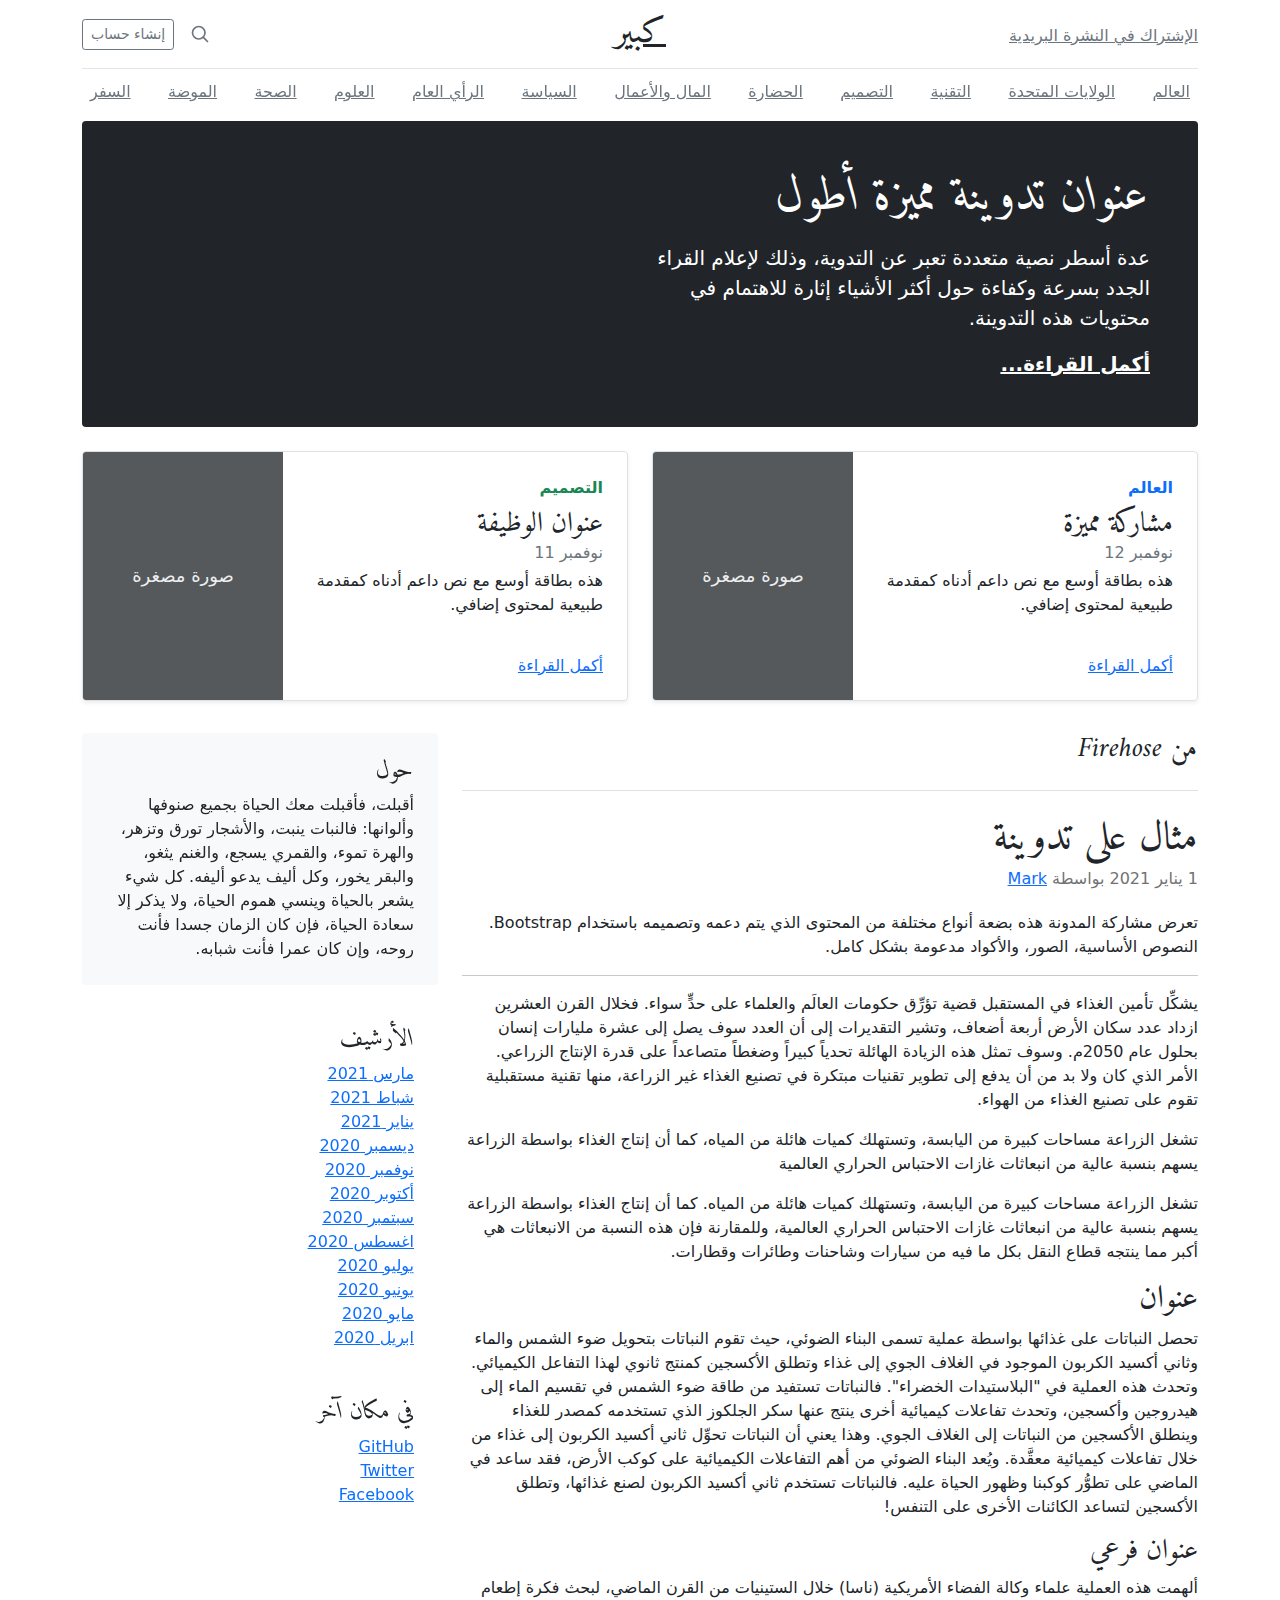
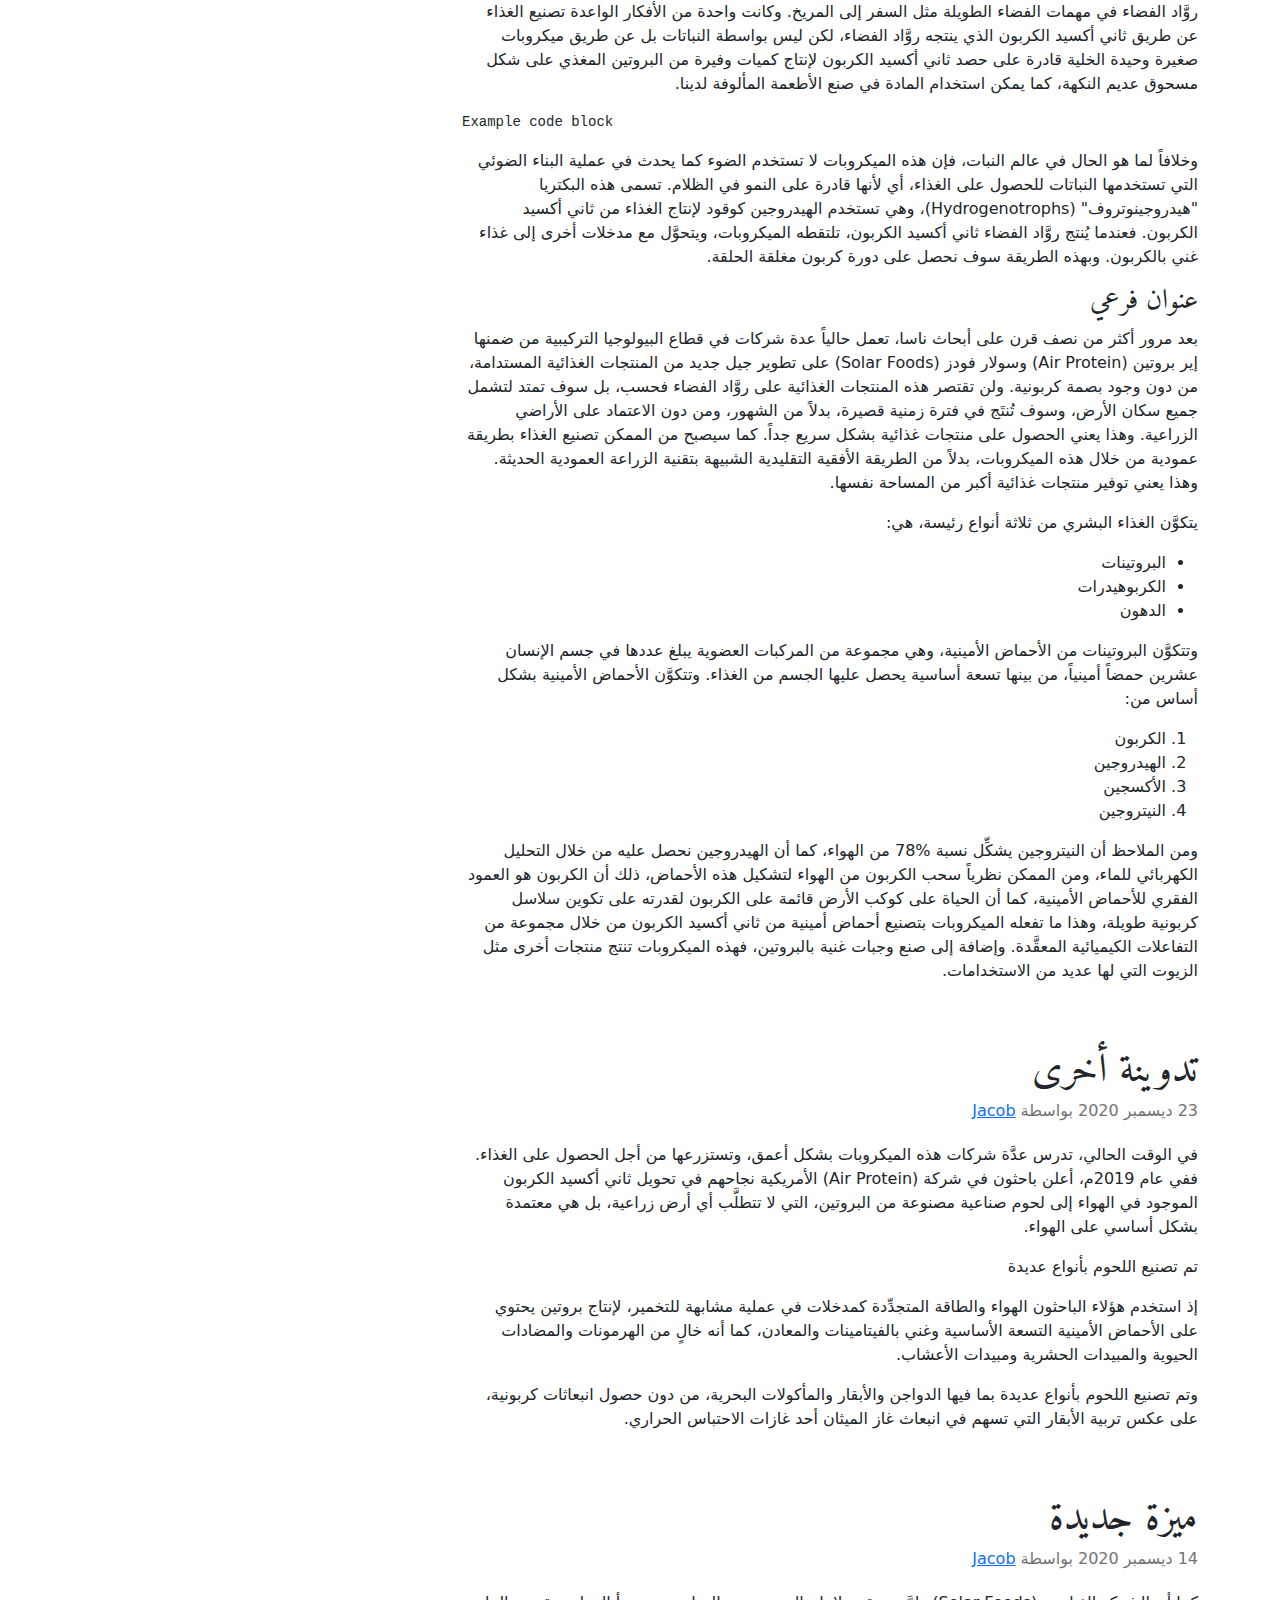
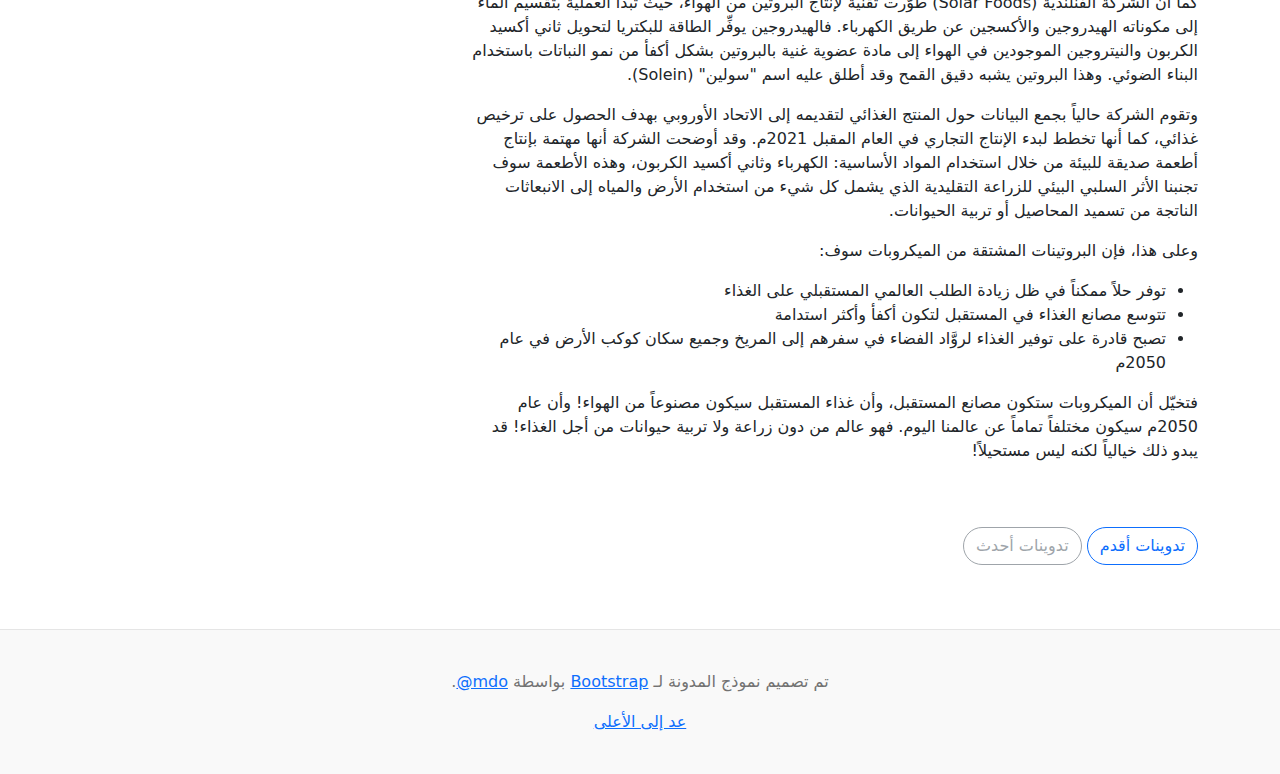
<file: js/bootstrap-5.1.3-examples/bootstrap-5.1.3-examples/blog-rtl/index.html>
<!doctype html>
<html lang="ar" dir="rtl">
  <head>
    <meta charset="utf-8">
    <meta name="viewport" content="width=device-width, initial-scale=1">
    <meta name="description" content="">
    <meta name="author" content="Mark Otto, Jacob Thornton, and Bootstrap contributors">
    <meta name="generator" content="Hugo 0.88.1">
    <title>قالب المدونة · Bootstrap v5.1</title>

    <link rel="canonical" href="https://getbootstrap.com/docs/5.1/examples/blog-rtl/">

    

    <!-- Bootstrap core CSS -->
<link href="../assets/dist/css/bootstrap.rtl.min.css" rel="stylesheet">

    <style>
      .bd-placeholder-img {
        font-size: 1.125rem;
        text-anchor: middle;
        -webkit-user-select: none;
        -moz-user-select: none;
        user-select: none;
      }

      @media (min-width: 768px) {
        .bd-placeholder-img-lg {
          font-size: 3.5rem;
        }
      }
    </style>

    
    <!-- Custom styles for this template -->
    <link href="https://fonts.googleapis.com/css?family=Amiri:wght@400;700&amp;display=swap" rel="stylesheet">
    <!-- Custom styles for this template -->
    <link href="../blog/blog.rtl.css" rel="stylesheet">
  </head>
  <body>
    
<div class="container">
  <header class="blog-header py-3">
    <div class="row flex-nowrap justify-content-between align-items-center">
      <div class="col-4 pt-1">
        <a class="link-secondary" href="#">الإشتراك في النشرة البريدية</a>
      </div>
      <div class="col-4 text-center">
        <a class="blog-header-logo text-dark" href="#">كبير</a>
      </div>
      <div class="col-4 d-flex justify-content-end align-items-center">
        <a class="link-secondary" href="#" aria-label="بحث">
          <svg xmlns="http://www.w3.org/2000/svg" width="20" height="20" fill="none" stroke="currentColor" stroke-linecap="round" stroke-linejoin="round" stroke-width="2" class="mx-3" role="img" viewBox="0 0 24 24"><title>بحث</title><circle cx="10.5" cy="10.5" r="7.5"/><path d="M21 21l-5.2-5.2"/></svg>
        </a>
        <a class="btn btn-sm btn-outline-secondary" href="#">إنشاء حساب</a>
      </div>
    </div>
  </header>

  <div class="nav-scroller py-1 mb-2">
    <nav class="nav d-flex justify-content-between">
      <a class="p-2 link-secondary" href="#">العالم</a>
      <a class="p-2 link-secondary" href="#">الولايات المتحدة</a>
      <a class="p-2 link-secondary" href="#">التقنية</a>
      <a class="p-2 link-secondary" href="#">التصميم</a>
      <a class="p-2 link-secondary" href="#">الحضارة</a>
      <a class="p-2 link-secondary" href="#">المال والأعمال</a>
      <a class="p-2 link-secondary" href="#">السياسة</a>
      <a class="p-2 link-secondary" href="#">الرأي العام</a>
      <a class="p-2 link-secondary" href="#">العلوم</a>
      <a class="p-2 link-secondary" href="#">الصحة</a>
      <a class="p-2 link-secondary" href="#">الموضة</a>
      <a class="p-2 link-secondary" href="#">السفر</a>
    </nav>
  </div>
</div>

<main class="container">
  <div class="p-4 p-md-5 mb-4 text-white rounded bg-dark">
    <div class="col-md-6 px-0">
      <h1 class="display-4 fst-italic">عنوان تدوينة مميزة أطول</h1>
      <p class="lead my-3">عدة أسطر نصية متعددة تعبر عن التدوية، وذلك لإعلام القراء الجدد بسرعة وكفاءة حول أكثر الأشياء إثارة للاهتمام في محتويات هذه التدوينة.</p>
      <p class="lead mb-0"><a href="#" class="text-white fw-bold">أكمل القراءة...</a></p>
    </div>
  </div>

  <div class="row mb-2">
    <div class="col-md-6">
      <div class="row g-0 border rounded overflow-hidden flex-md-row mb-4 shadow-sm h-md-250 position-relative">
        <div class="col p-4 d-flex flex-column position-static">
          <strong class="d-inline-block mb-2 text-primary">العالم</strong>
          <h3 class="mb-0">مشاركة مميزة</h3>
          <div class="mb-1 text-muted">نوفمبر 12</div>
          <p class="card-text mb-auto">هذه بطاقة أوسع مع نص داعم أدناه كمقدمة طبيعية لمحتوى إضافي.</p>
          <a href="#" class="stretched-link">أكمل القراءة</a>
        </div>
        <div class="col-auto d-none d-lg-block">
          <svg class="bd-placeholder-img" width="200" height="250" xmlns="http://www.w3.org/2000/svg" role="img" aria-label="Placeholder: صورة مصغرة" preserveAspectRatio="xMidYMid slice" focusable="false"><title>Placeholder</title><rect width="100%" height="100%" fill="#55595c"/><text x="50%" y="50%" fill="#eceeef" dy=".3em">صورة مصغرة</text></svg>

        </div>
      </div>
    </div>
    <div class="col-md-6">
      <div class="row g-0 border rounded overflow-hidden flex-md-row mb-4 shadow-sm h-md-250 position-relative">
        <div class="col p-4 d-flex flex-column position-static">
          <strong class="d-inline-block mb-2 text-success">التصميم</strong>
          <h3 class="mb-0">عنوان الوظيفة</h3>
          <div class="mb-1 text-muted">نوفمبر 11</div>
          <p class="mb-auto">هذه بطاقة أوسع مع نص داعم أدناه كمقدمة طبيعية لمحتوى إضافي.</p>
          <a href="#" class="stretched-link">أكمل القراءة</a>
        </div>
        <div class="col-auto d-none d-lg-block">
          <svg class="bd-placeholder-img" width="200" height="250" xmlns="http://www.w3.org/2000/svg" role="img" aria-label="Placeholder: صورة مصغرة" preserveAspectRatio="xMidYMid slice" focusable="false"><title>Placeholder</title><rect width="100%" height="100%" fill="#55595c"/><text x="50%" y="50%" fill="#eceeef" dy=".3em">صورة مصغرة</text></svg>

        </div>
      </div>
    </div>
  </div>

  <div class="row">
    <div class="col-md-8">
      <h3 class="pb-4 mb-4 fst-italic border-bottom">
        من Firehose
      </h3>

      <article class="blog-post">
        <h2 class="blog-post-title">مثال على تدوينة</h2>
        <p class="blog-post-meta">1 يناير 2021 بواسطة <a href="#"> Mark </a></p>

        <p>تعرض مشاركة المدونة هذه بضعة أنواع مختلفة من المحتوى الذي يتم دعمه وتصميمه باستخدام Bootstrap. النصوص الأساسية، الصور، والأكواد مدعومة بشكل كامل.</p>
        <hr>
        <p>يشكِّل تأمين الغذاء في المستقبل قضية تؤرِّق حكومات العالَم والعلماء على حدٍّ سواء. فخلال القرن العشرين ازداد عدد سكان الأرض أربعة أضعاف، وتشير التقديرات إلى أن العدد سوف يصل إلى عشرة مليارات إنسان بحلول عام 2050م. وسوف تمثل هذه الزيادة الهائلة تحدياً كبيراً وضغطاً متصاعداً على قدرة الإنتاج الزراعي. الأمر الذي كان ولا بد من أن يدفع إلى تطوير تقنيات مبتكرة في تصنيع الغذاء غير الزراعة، منها تقنية مستقبلية تقوم على تصنيع الغذاء من الهواء.</p>
        <blockquote>
          <p>تشغل الزراعة مساحات كبيرة من اليابسة، وتستهلك كميات هائلة من المياه، كما أن إنتاج الغذاء بواسطة الزراعة يسهم بنسبة عالية من انبعاثات غازات الاحتباس الحراري العالمية</p>
        </blockquote>
        <p>تشغل الزراعة مساحات كبيرة من اليابسة، وتستهلك كميات هائلة من المياه. كما أن إنتاج الغذاء بواسطة الزراعة يسهم بنسبة عالية من انبعاثات غازات الاحتباس الحراري العالمية، وللمقارنة فإن هذه النسبة من الانبعاثات هي أكبر مما ينتجه قطاع النقل بكل ما فيه من سيارات وشاحنات وطائرات وقطارات.</p>
        <h2>عنوان</h2>
        <p>تحصل النباتات على غذائها بواسطة عملية تسمى البناء الضوئي، حيث تقوم النباتات بتحويل ضوء الشمس والماء وثاني أكسيد الكربون الموجود في الغلاف الجوي إلى غذاء وتطلق الأكسجين كمنتج ثانوي لهذا التفاعل الكيميائي. وتحدث هذه العملية في "البلاستيدات الخضراء". فالنباتات تستفيد من طاقة ضوء الشمس في تقسيم الماء إلى هيدروجين وأكسجين، وتحدث تفاعلات كيميائية أخرى ينتج عنها سكر الجلكوز الذي تستخدمه كمصدر للغذاء وينطلق الأكسجين من النباتات إلى الغلاف الجوي. وهذا يعني أن النباتات تحوِّل ثاني أكسيد الكربون إلى غذاء من خلال تفاعلات كيميائية معقَّدة. ويُعد البناء الضوئي من أهم التفاعلات الكيميائية على كوكب الأرض، فقد ساعد في الماضي على تطوُّر كوكبنا وظهور الحياة عليه. فالنباتات تستخدم ثاني أكسيد الكربون لصنع غذائها، وتطلق الأكسجين لتساعد الكائنات الأخرى على التنفس!</p>
        <h3>عنوان فرعي</h3>
        <p>ألهمت هذه العملية علماء وكالة الفضاء الأمريكية (ناسا) خلال الستينيات من القرن الماضي، لبحث فكرة إطعام روَّاد الفضاء في مهمات الفضاء الطويلة مثل السفر إلى المريخ. وكانت واحدة من الأفكار الواعدة تصنيع الغذاء عن طريق ثاني أكسيد الكربون الذي ينتجه روَّاد الفضاء، لكن ليس بواسطة النباتات بل عن طريق ميكروبات صغيرة وحيدة الخلية قادرة على حصد ثاني أكسيد الكربون لإنتاج كميات وفيرة من البروتين المغذي على شكل مسحوق عديم النكهة، كما يمكن استخدام المادة في صنع الأطعمة المألوفة لدينا.</p>
        <pre><code>Example code block</code></pre>
        <p>وخلافاً لما هو الحال في عالم النبات، فإن هذه الميكروبات لا تستخدم الضوء كما يحدث في عملية البناء الضوئي التي تستخدمها النباتات للحصول على الغذاء، أي لأنها قادرة على النمو في الظلام. تسمى هذه البكتريا "هيدروجينوتروف" (Hydrogenotrophs)، وهي تستخدم الهيدروجين كوقود لإنتاج الغذاء من ثاني أكسيد الكربون. فعندما يُنتج روَّاد الفضاء ثاني أكسيد الكربون، تلتقطه الميكروبات، ويتحوَّل مع مدخلات أخرى إلى غذاء غني بالكربون. وبهذه الطريقة سوف نحصل على دورة كربون مغلقة الحلقة.</p>
        <h3>عنوان فرعي</h3>
        <p>بعد مرور أكثر من نصف قرن على أبحاث ناسا، تعمل حالياً عدة شركات في قطاع البيولوجيا التركيبية من ضمنها إير بروتين (Air Protein) وسولار فودز (Solar Foods) على تطوير جيل جديد من المنتجات الغذائية المستدامة، من دون وجود بصمة كربونية. ولن تقتصر هذه المنتجات الغذائية على روَّاد الفضاء فحسب، بل سوف تمتد لتشمل جميع سكان الأرض، وسوف تُنتَج في فترة زمنية قصيرة، بدلاً من الشهور، ومن دون الاعتماد على الأراضي الزراعية. وهذا يعني الحصول على منتجات غذائية بشكل سريع جداً. كما سيصبح من الممكن تصنيع الغذاء بطريقة عمودية من خلال هذه الميكروبات، بدلاً من الطريقة الأفقية التقليدية الشبيهة بتقنية الزراعة العمودية الحديثة. وهذا يعني توفير منتجات غذائية أكبر من المساحة نفسها.</p>
        <p>يتكوَّن الغذاء البشري من ثلاثة أنواع رئيسة، هي:</p>
        <ul>
          <li>البروتينات</li>
          <li>الكربوهيدرات</li>
          <li>الدهون</li>
        </ul>
        <p>وتتكوَّن البروتينات من الأحماض الأمينية، وهي مجموعة من المركبات العضوية يبلغ عددها في جسم الإنسان عشرين حمضاً أمينياً، من بينها تسعة أساسية يحصل عليها الجسم من الغذاء. وتتكوَّن الأحماض الأمينية بشكل أساس من:</p>
        <ol>
          <li>الكربون</li>
          <li>الهيدروجين</li>
          <li>الأكسجين</li>
          <li>النيتروجين</li>
        </ol>
        <p>ومن الملاحظ أن النيتروجين يشكِّل نسبة %78 من الهواء، كما أن الهيدروجين نحصل عليه من خلال التحليل الكهربائي للماء، ومن الممكن نظرياً سحب الكربون من الهواء لتشكيل هذه الأحماض، ذلك أن الكربون هو العمود الفقري للأحماض الأمينية، كما أن الحياة على كوكب الأرض قائمة على الكربون لقدرته على تكوين سلاسل كربونية طويلة، وهذا ما تفعله الميكروبات بتصنيع أحماض أمينية من ثاني أكسيد الكربون من خلال مجموعة من التفاعلات الكيميائية المعقَّدة. وإضافة إلى صنع وجبات غنية بالبروتين، فهذه الميكروبات تنتج منتجات أخرى مثل الزيوت التي لها عديد من الاستخدامات.</p>
      </article>

      <article class="blog-post">
        <h2 class="blog-post-title">تدوينة أخرى</h2>
        <p class="blog-post-meta">23 ديسمبر 2020 بواسطة <a href="#">Jacob</a></p>

        <p>في الوقت الحالي، تدرس عدَّة شركات هذه الميكروبات بشكل أعمق، وتستزرعها من أجل الحصول على الغذاء. ففي عام 2019م، أعلن باحثون في شركة (Air Protein) الأمريكية نجاحهم في تحويل ثاني أكسيد الكربون الموجود في الهواء إلى لحوم صناعية مصنوعة من البروتين، التي لا تتطلَّب أي أرض زراعية، بل هي معتمدة بشكل أساسي على الهواء.</p>
        <blockquote>
          <p>تم تصنيع اللحوم بأنواع عديدة</p>
        </blockquote>
        <p>إذ استخدم هؤلاء الباحثون الهواء والطاقة المتجدِّدة كمدخلات في عملية مشابهة للتخمير، لإنتاج بروتين يحتوي على الأحماض الأمينية التسعة الأساسية وغني بالفيتامينات والمعادن، كما أنه خالٍ من الهرمونات والمضادات الحيوية والمبيدات الحشرية ومبيدات الأعشاب.</p>
        <p> وتم تصنيع اللحوم بأنواع عديدة بما فيها الدواجن والأبقار والمأكولات البحرية، من دون حصول انبعاثات كربونية، على عكس تربية الأبقار التي تسهم في انبعاث غاز الميثان أحد غازات الاحتباس الحراري.</p>
      </article>

      <article class="blog-post">
        <h2 class="blog-post-title">ميزة جديدة</h2>
        <p class="blog-post-meta">14 ديسمبر 2020 بواسطة <a href="#">Jacob</a></p>

        <p>كما أن الشركة الفنلندية (Solar Foods) طوَّرت تقنية لإنتاج البروتين من الهواء، حيث تبدأ العملية بتقسيم الماء إلى مكوناته الهيدروجين والأكسجين عن طريق الكهرباء. فالهيدروجين يوفِّر الطاقة للبكتريا لتحويل ثاني أكسيد الكربون والنيتروجين الموجودين في الهواء إلى مادة عضوية غنية بالبروتين بشكل أكفأ من نمو النباتات باستخدام البناء الضوئي. وهذا البروتين يشبه دقيق القمح وقد أطلق عليه اسم "سولين" (Solein).</p>
        <p>وتقوم الشركة حالياً بجمع البيانات حول المنتج الغذائي لتقديمه إلى الاتحاد الأوروبي بهدف الحصول على ترخيص غذائي، كما أنها تخطط لبدء الإنتاج التجاري في العام المقبل 2021م. وقد أوضحت الشركة أنها مهتمة بإنتاج أطعمة صديقة للبيئة من خلال استخدام المواد الأساسية: الكهرباء وثاني أكسيد الكربون، وهذه الأطعمة سوف تجنبنا الأثر السلبي البيئي للزراعة التقليدية الذي يشمل كل شيء من استخدام الأرض والمياه إلى الانبعاثات الناتجة من تسميد المحاصيل أو تربية الحيوانات.</p>
        <p>وعلى هذا، فإن البروتينات المشتقة من الميكروبات سوف:</p>
        <ul>
          <li>توفر حلاً ممكناً في ظل زيادة الطلب العالمي المستقبلي على الغذاء</li>
          <li>تتوسع مصانع الغذاء في المستقبل لتكون أكفأ وأكثر استدامة</li>
          <li>تصبح قادرة على توفير الغذاء لروَّاد الفضاء في سفرهم إلى المريخ وجميع سكان كوكب الأرض في عام 2050م</li>
        </ul>
        <p>فتخيّل أن الميكروبات ستكون مصانع المستقبل، وأن غذاء المستقبل سيكون مصنوعاً من الهواء! وأن عام 2050م سيكون مختلفاً تماماً عن عالمنا اليوم. فهو عالم من دون زراعة ولا تربية حيوانات من أجل الغذاء! قد يبدو ذلك خيالياً لكنه ليس مستحيلاً!</p>
      </article>

      <nav class="blog-pagination" aria-label="Pagination">
        <a class="btn btn-outline-primary" href="#">تدوينات أقدم</a>
        <a class="btn btn-outline-secondary disabled">تدوينات أحدث</a>
      </nav>

    </div>

    <div class="col-md-4">
      <div class="position-sticky" style="top: 2rem;">
        <div class="p-4 mb-3 bg-light rounded">
          <h4 class="fst-italic">حول</h4>
          <p class="mb-0">أقبلت، فأقبلت معك الحياة بجميع صنوفها وألوانها: فالنبات ينبت، والأشجار تورق وتزهر، والهرة تموء، والقمري يسجع، والغنم يثغو، والبقر يخور، وكل أليف يدعو أليفه. كل شيء يشعر بالحياة وينسي هموم الحياة، ولا يذكر إلا سعادة الحياة، فإن كان الزمان جسدا فأنت روحه، وإن كان عمرا فأنت شبابه.</p>
        </div>

        <div class="p-4">
          <h4 class="fst-italic">الأرشيف</h4>
          <ol class="list-unstyled mb-0">
            <li><a href="#">مارس 2021</a></li>
            <li><a href="#">شباط 2021</a></li>
            <li><a href="#">يناير 2021</a></li>
            <li><a href="#">ديسمبر 2020</a></li>
            <li><a href="#">نوفمبر 2020</a></li>
            <li><a href="#">أكتوبر 2020</a></li>
            <li><a href="#">سبتمبر 2020</a></li>
            <li><a href="#">اغسطس 2020</a></li>
            <li><a href="#">يوليو 2020</a></li>
            <li><a href="#">يونيو 2020</a></li>
            <li><a href="#">مايو 2020</a></li>
            <li><a href="#">ابريل 2020</a></li>
          </ol>
        </div>

        <div class="p-4">
          <h4 class="fst-italic">في مكان آخر</h4>
          <ol class="list-unstyled">
            <li><a href="#">GitHub</a></li>
            <li><a href="#">Twitter</a></li>
            <li><a href="#">Facebook</a></li>
          </ol>
        </div>
      </div>
    </div>
  </div>

</main>

<footer class="blog-footer">
  <p>تم تصميم نموذج المدونة لـ <a href="https://getbootstrap.com/">Bootstrap</a> بواسطة <a href="https://twitter.com/mdo"><bdi lang="en" dir="ltr">@mdo</bdi></a>.</p>
  <p>
    <a href="#">عد إلى الأعلى</a>
  </p>
</footer>


    
  </body>
</html>
</file>
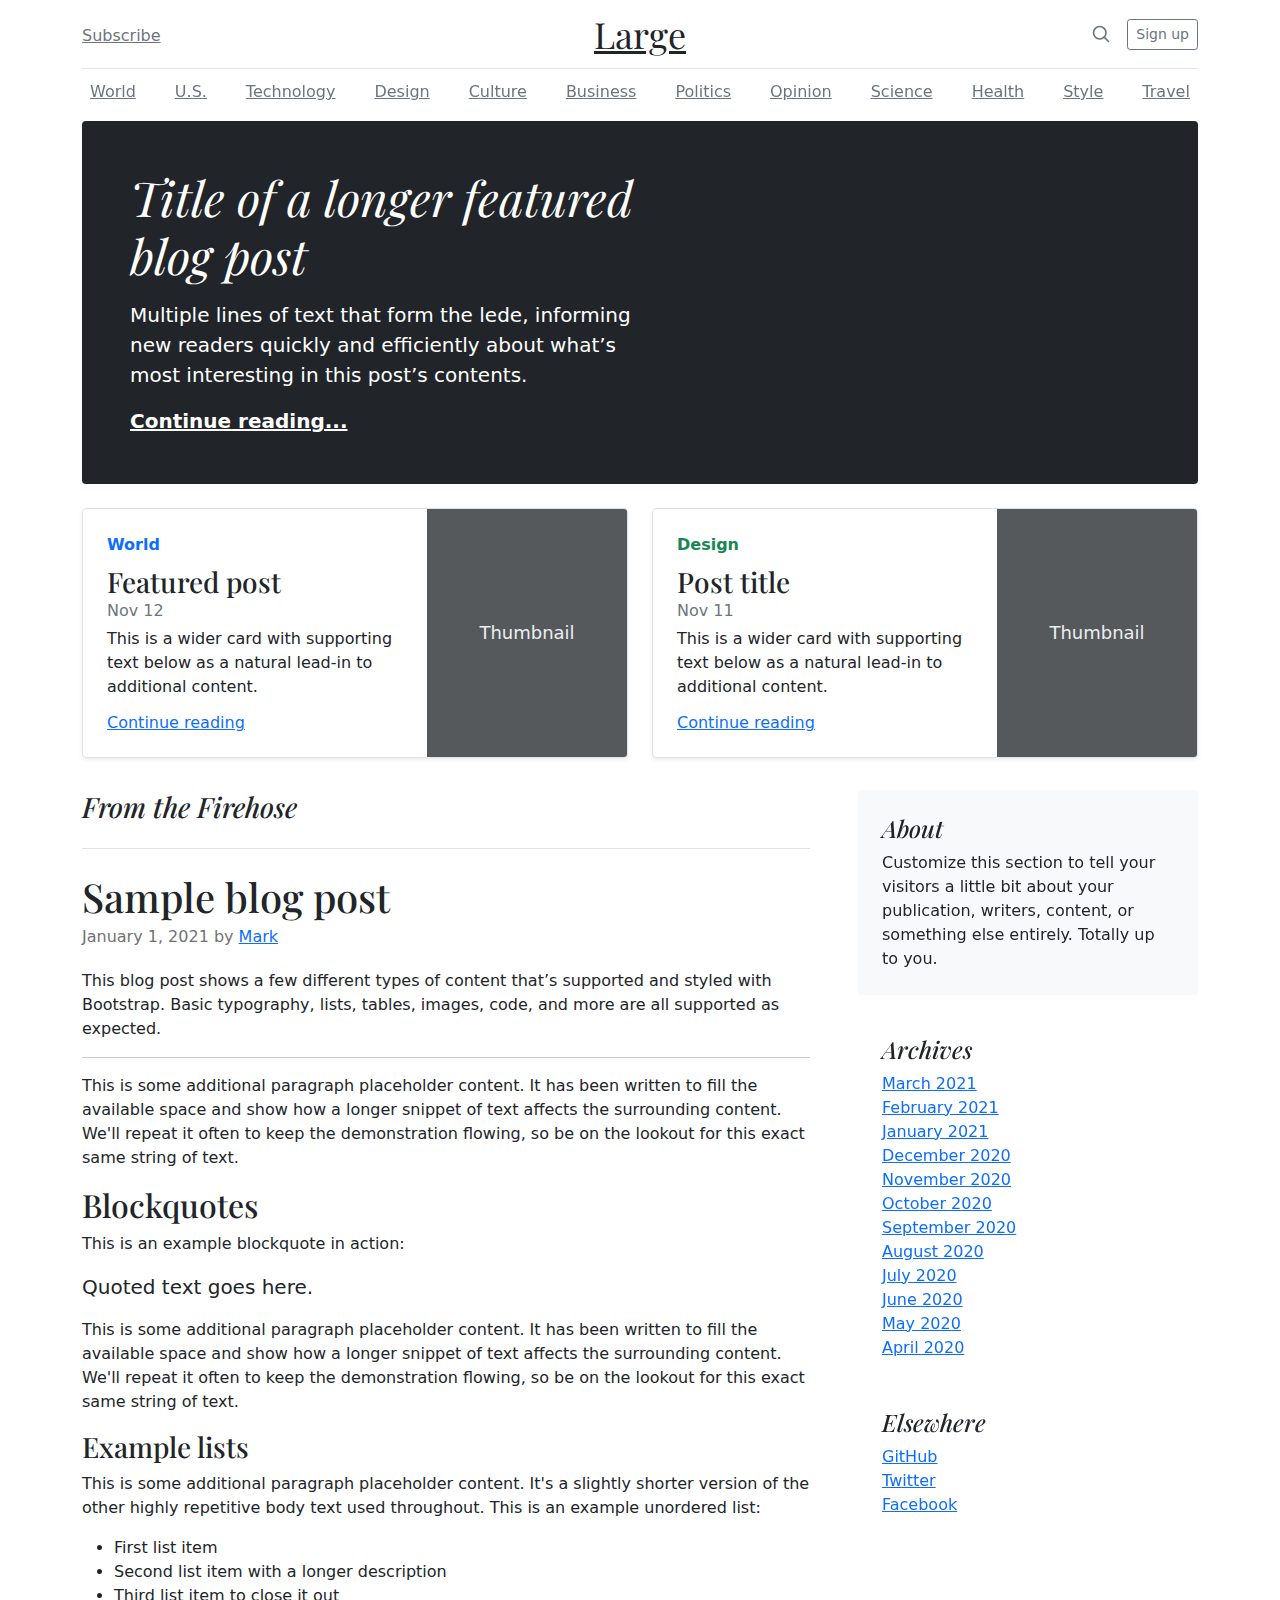
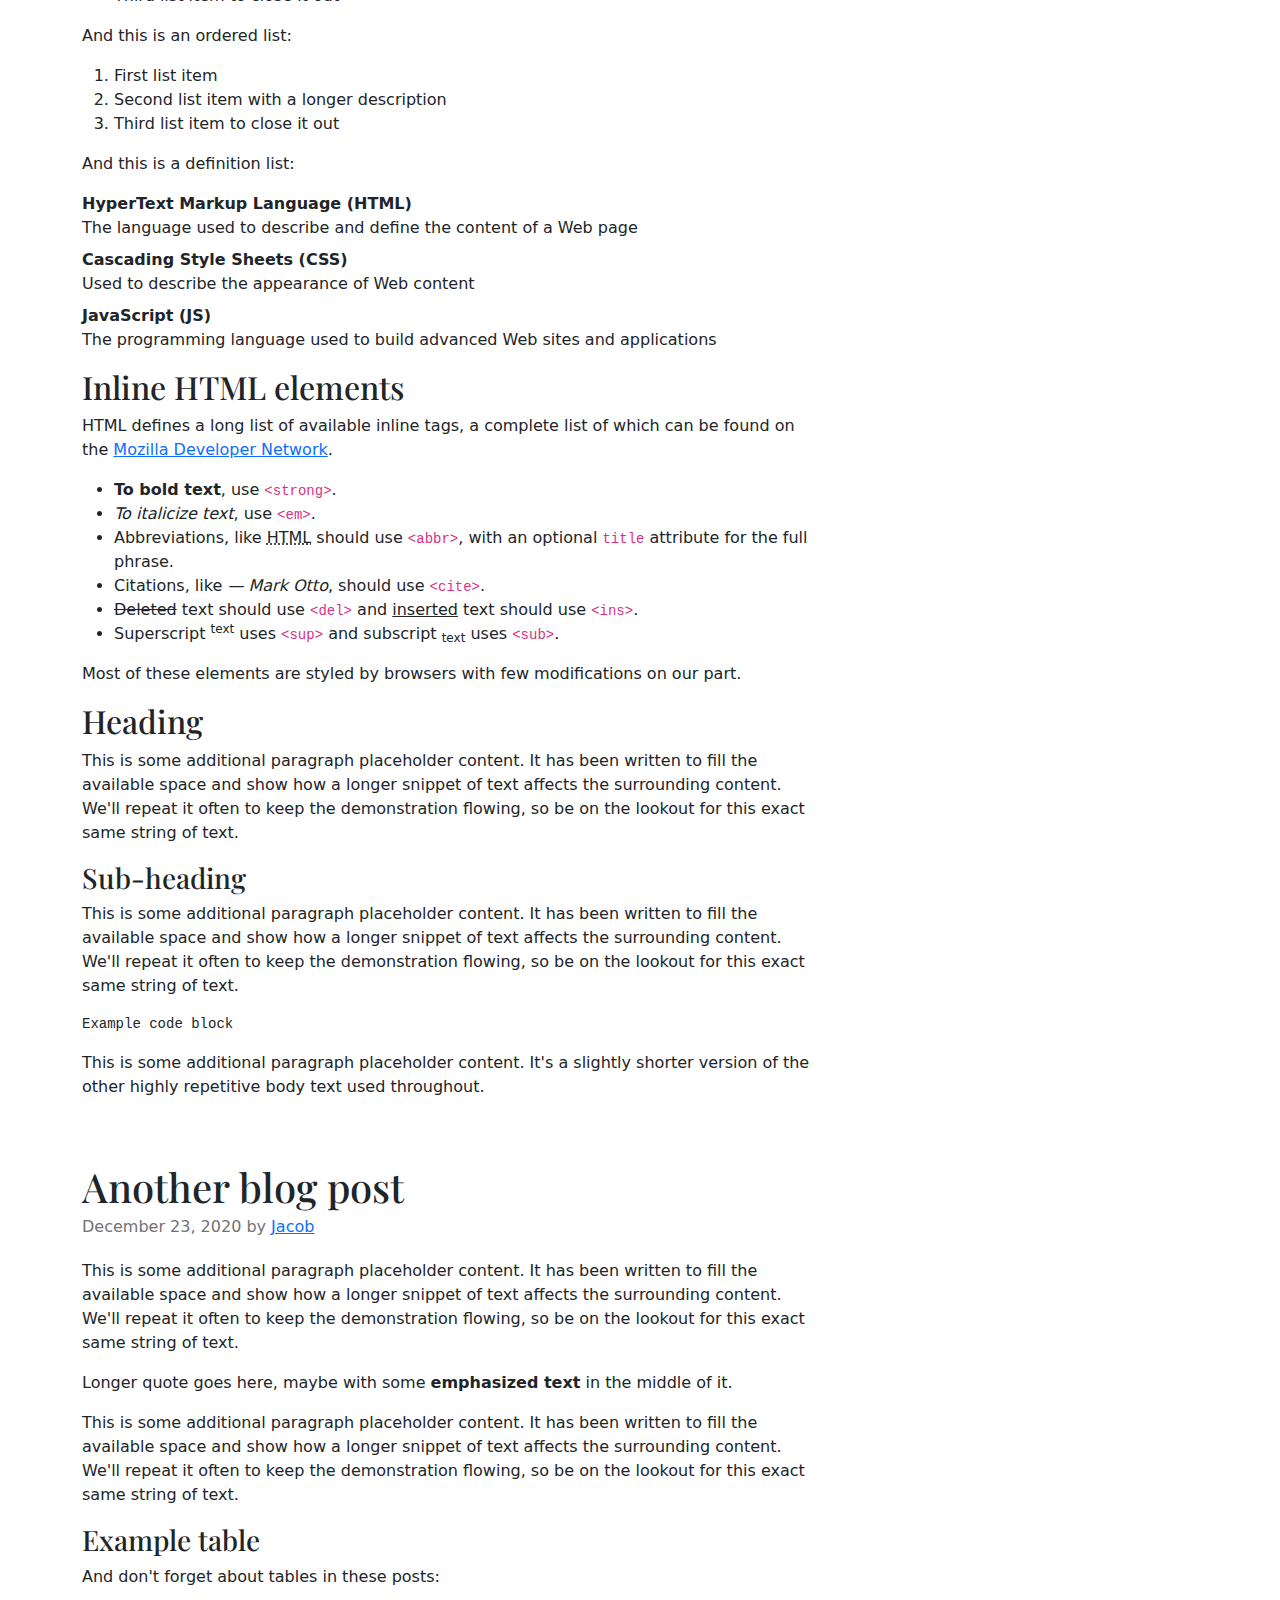
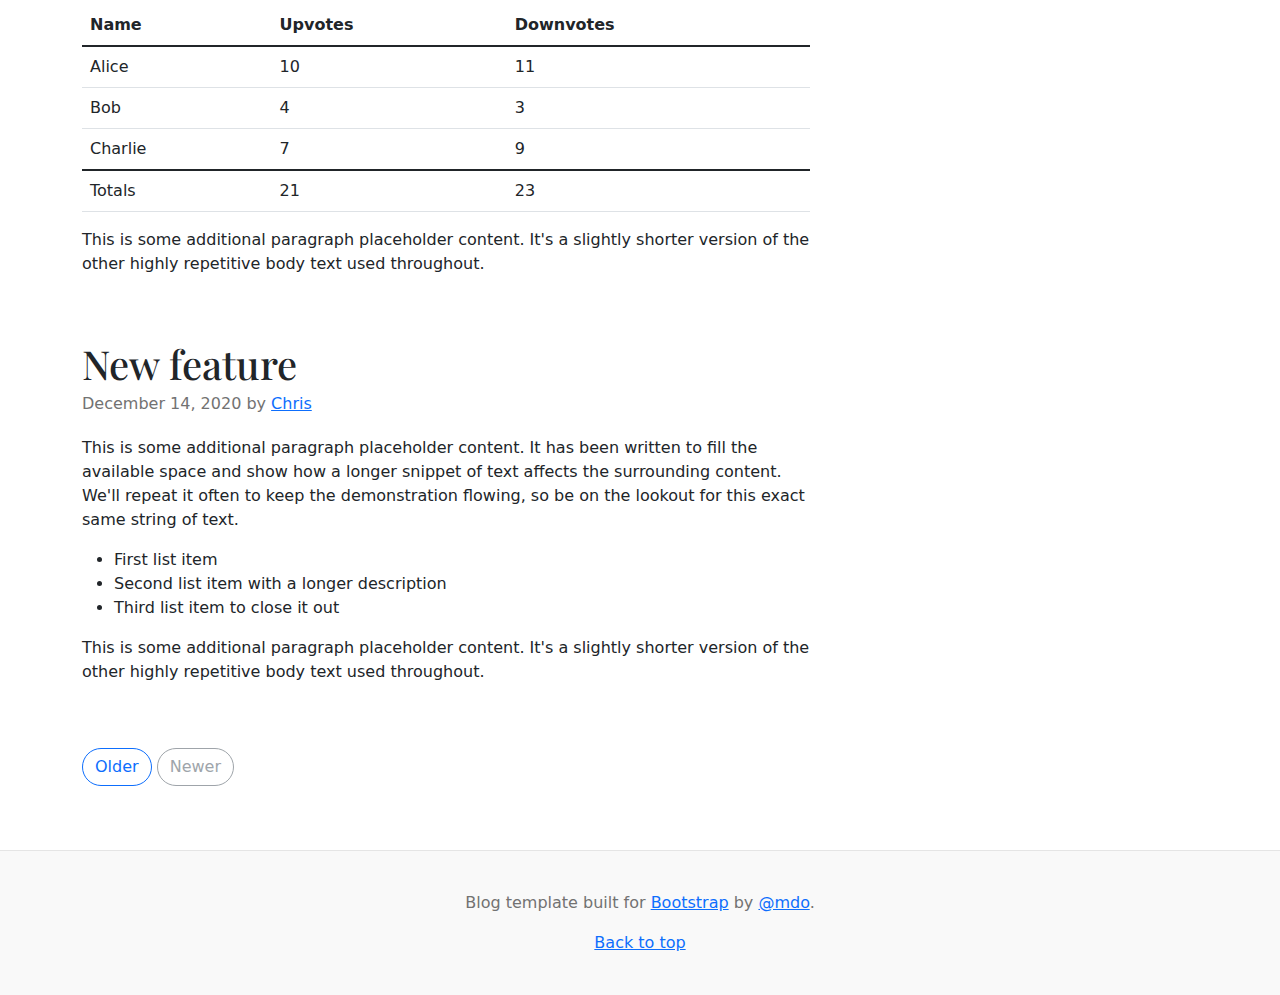
<file: js/bootstrap-5.1.3-examples/bootstrap-5.1.3-examples/blog/index.html>
<!doctype html>
<html lang="en">
  <head>
    <meta charset="utf-8">
    <meta name="viewport" content="width=device-width, initial-scale=1">
    <meta name="description" content="">
    <meta name="author" content="Mark Otto, Jacob Thornton, and Bootstrap contributors">
    <meta name="generator" content="Hugo 0.88.1">
    <title>Blog Template · Bootstrap v5.1</title>

    <link rel="canonical" href="https://getbootstrap.com/docs/5.1/examples/blog/">

    

    <!-- Bootstrap core CSS -->
<link href="../assets/dist/css/bootstrap.min.css" rel="stylesheet">

    <style>
      .bd-placeholder-img {
        font-size: 1.125rem;
        text-anchor: middle;
        -webkit-user-select: none;
        -moz-user-select: none;
        user-select: none;
      }

      @media (min-width: 768px) {
        .bd-placeholder-img-lg {
          font-size: 3.5rem;
        }
      }
    </style>

    
    <!-- Custom styles for this template -->
    <link href="https://fonts.googleapis.com/css?family=Playfair&#43;Display:700,900&amp;display=swap" rel="stylesheet">
    <!-- Custom styles for this template -->
    <link href="blog.css" rel="stylesheet">
  </head>
  <body>
    
<div class="container">
  <header class="blog-header py-3">
    <div class="row flex-nowrap justify-content-between align-items-center">
      <div class="col-4 pt-1">
        <a class="link-secondary" href="#">Subscribe</a>
      </div>
      <div class="col-4 text-center">
        <a class="blog-header-logo text-dark" href="#">Large</a>
      </div>
      <div class="col-4 d-flex justify-content-end align-items-center">
        <a class="link-secondary" href="#" aria-label="Search">
          <svg xmlns="http://www.w3.org/2000/svg" width="20" height="20" fill="none" stroke="currentColor" stroke-linecap="round" stroke-linejoin="round" stroke-width="2" class="mx-3" role="img" viewBox="0 0 24 24"><title>Search</title><circle cx="10.5" cy="10.5" r="7.5"/><path d="M21 21l-5.2-5.2"/></svg>
        </a>
        <a class="btn btn-sm btn-outline-secondary" href="#">Sign up</a>
      </div>
    </div>
  </header>

  <div class="nav-scroller py-1 mb-2">
    <nav class="nav d-flex justify-content-between">
      <a class="p-2 link-secondary" href="#">World</a>
      <a class="p-2 link-secondary" href="#">U.S.</a>
      <a class="p-2 link-secondary" href="#">Technology</a>
      <a class="p-2 link-secondary" href="#">Design</a>
      <a class="p-2 link-secondary" href="#">Culture</a>
      <a class="p-2 link-secondary" href="#">Business</a>
      <a class="p-2 link-secondary" href="#">Politics</a>
      <a class="p-2 link-secondary" href="#">Opinion</a>
      <a class="p-2 link-secondary" href="#">Science</a>
      <a class="p-2 link-secondary" href="#">Health</a>
      <a class="p-2 link-secondary" href="#">Style</a>
      <a class="p-2 link-secondary" href="#">Travel</a>
    </nav>
  </div>
</div>

<main class="container">
  <div class="p-4 p-md-5 mb-4 text-white rounded bg-dark">
    <div class="col-md-6 px-0">
      <h1 class="display-4 fst-italic">Title of a longer featured blog post</h1>
      <p class="lead my-3">Multiple lines of text that form the lede, informing new readers quickly and efficiently about what’s most interesting in this post’s contents.</p>
      <p class="lead mb-0"><a href="#" class="text-white fw-bold">Continue reading...</a></p>
    </div>
  </div>

  <div class="row mb-2">
    <div class="col-md-6">
      <div class="row g-0 border rounded overflow-hidden flex-md-row mb-4 shadow-sm h-md-250 position-relative">
        <div class="col p-4 d-flex flex-column position-static">
          <strong class="d-inline-block mb-2 text-primary">World</strong>
          <h3 class="mb-0">Featured post</h3>
          <div class="mb-1 text-muted">Nov 12</div>
          <p class="card-text mb-auto">This is a wider card with supporting text below as a natural lead-in to additional content.</p>
          <a href="#" class="stretched-link">Continue reading</a>
        </div>
        <div class="col-auto d-none d-lg-block">
          <svg class="bd-placeholder-img" width="200" height="250" xmlns="http://www.w3.org/2000/svg" role="img" aria-label="Placeholder: Thumbnail" preserveAspectRatio="xMidYMid slice" focusable="false"><title>Placeholder</title><rect width="100%" height="100%" fill="#55595c"/><text x="50%" y="50%" fill="#eceeef" dy=".3em">Thumbnail</text></svg>

        </div>
      </div>
    </div>
    <div class="col-md-6">
      <div class="row g-0 border rounded overflow-hidden flex-md-row mb-4 shadow-sm h-md-250 position-relative">
        <div class="col p-4 d-flex flex-column position-static">
          <strong class="d-inline-block mb-2 text-success">Design</strong>
          <h3 class="mb-0">Post title</h3>
          <div class="mb-1 text-muted">Nov 11</div>
          <p class="mb-auto">This is a wider card with supporting text below as a natural lead-in to additional content.</p>
          <a href="#" class="stretched-link">Continue reading</a>
        </div>
        <div class="col-auto d-none d-lg-block">
          <svg class="bd-placeholder-img" width="200" height="250" xmlns="http://www.w3.org/2000/svg" role="img" aria-label="Placeholder: Thumbnail" preserveAspectRatio="xMidYMid slice" focusable="false"><title>Placeholder</title><rect width="100%" height="100%" fill="#55595c"/><text x="50%" y="50%" fill="#eceeef" dy=".3em">Thumbnail</text></svg>

        </div>
      </div>
    </div>
  </div>

  <div class="row g-5">
    <div class="col-md-8">
      <h3 class="pb-4 mb-4 fst-italic border-bottom">
        From the Firehose
      </h3>

      <article class="blog-post">
        <h2 class="blog-post-title">Sample blog post</h2>
        <p class="blog-post-meta">January 1, 2021 by <a href="#">Mark</a></p>

        <p>This blog post shows a few different types of content that’s supported and styled with Bootstrap. Basic typography, lists, tables, images, code, and more are all supported as expected.</p>
        <hr>
        <p>This is some additional paragraph placeholder content. It has been written to fill the available space and show how a longer snippet of text affects the surrounding content. We'll repeat it often to keep the demonstration flowing, so be on the lookout for this exact same string of text.</p>
        <h2>Blockquotes</h2>
        <p>This is an example blockquote in action:</p>
        <blockquote class="blockquote">
          <p>Quoted text goes here.</p>
        </blockquote>
        <p>This is some additional paragraph placeholder content. It has been written to fill the available space and show how a longer snippet of text affects the surrounding content. We'll repeat it often to keep the demonstration flowing, so be on the lookout for this exact same string of text.</p>
        <h3>Example lists</h3>
        <p>This is some additional paragraph placeholder content. It's a slightly shorter version of the other highly repetitive body text used throughout. This is an example unordered list:</p>
        <ul>
          <li>First list item</li>
          <li>Second list item with a longer description</li>
          <li>Third list item to close it out</li>
        </ul>
        <p>And this is an ordered list:</p>
        <ol>
          <li>First list item</li>
          <li>Second list item with a longer description</li>
          <li>Third list item to close it out</li>
        </ol>
        <p>And this is a definition list:</p>
        <dl>
          <dt>HyperText Markup Language (HTML)</dt>
          <dd>The language used to describe and define the content of a Web page</dd>
          <dt>Cascading Style Sheets (CSS)</dt>
          <dd>Used to describe the appearance of Web content</dd>
          <dt>JavaScript (JS)</dt>
          <dd>The programming language used to build advanced Web sites and applications</dd>
        </dl>
        <h2>Inline HTML elements</h2>
        <p>HTML defines a long list of available inline tags, a complete list of which can be found on the <a href="https://developer.mozilla.org/en-US/docs/Web/HTML/Element">Mozilla Developer Network</a>.</p>
        <ul>
          <li><strong>To bold text</strong>, use <code class="language-plaintext highlighter-rouge">&lt;strong&gt;</code>.</li>
          <li><em>To italicize text</em>, use <code class="language-plaintext highlighter-rouge">&lt;em&gt;</code>.</li>
          <li>Abbreviations, like <abbr title="HyperText Markup Langage">HTML</abbr> should use <code class="language-plaintext highlighter-rouge">&lt;abbr&gt;</code>, with an optional <code class="language-plaintext highlighter-rouge">title</code> attribute for the full phrase.</li>
          <li>Citations, like <cite>— Mark Otto</cite>, should use <code class="language-plaintext highlighter-rouge">&lt;cite&gt;</code>.</li>
          <li><del>Deleted</del> text should use <code class="language-plaintext highlighter-rouge">&lt;del&gt;</code> and <ins>inserted</ins> text should use <code class="language-plaintext highlighter-rouge">&lt;ins&gt;</code>.</li>
          <li>Superscript <sup>text</sup> uses <code class="language-plaintext highlighter-rouge">&lt;sup&gt;</code> and subscript <sub>text</sub> uses <code class="language-plaintext highlighter-rouge">&lt;sub&gt;</code>.</li>
        </ul>
        <p>Most of these elements are styled by browsers with few modifications on our part.</p>
        <h2>Heading</h2>
        <p>This is some additional paragraph placeholder content. It has been written to fill the available space and show how a longer snippet of text affects the surrounding content. We'll repeat it often to keep the demonstration flowing, so be on the lookout for this exact same string of text.</p>
        <h3>Sub-heading</h3>
        <p>This is some additional paragraph placeholder content. It has been written to fill the available space and show how a longer snippet of text affects the surrounding content. We'll repeat it often to keep the demonstration flowing, so be on the lookout for this exact same string of text.</p>
        <pre><code>Example code block</code></pre>
        <p>This is some additional paragraph placeholder content. It's a slightly shorter version of the other highly repetitive body text used throughout.</p>
      </article>

      <article class="blog-post">
        <h2 class="blog-post-title">Another blog post</h2>
        <p class="blog-post-meta">December 23, 2020 by <a href="#">Jacob</a></p>

        <p>This is some additional paragraph placeholder content. It has been written to fill the available space and show how a longer snippet of text affects the surrounding content. We'll repeat it often to keep the demonstration flowing, so be on the lookout for this exact same string of text.</p>
        <blockquote>
          <p>Longer quote goes here, maybe with some <strong>emphasized text</strong> in the middle of it.</p>
        </blockquote>
        <p>This is some additional paragraph placeholder content. It has been written to fill the available space and show how a longer snippet of text affects the surrounding content. We'll repeat it often to keep the demonstration flowing, so be on the lookout for this exact same string of text.</p>
        <h3>Example table</h3>
        <p>And don't forget about tables in these posts:</p>
        <table class="table">
          <thead>
            <tr>
              <th>Name</th>
              <th>Upvotes</th>
              <th>Downvotes</th>
            </tr>
          </thead>
          <tbody>
            <tr>
              <td>Alice</td>
              <td>10</td>
              <td>11</td>
            </tr>
            <tr>
              <td>Bob</td>
              <td>4</td>
              <td>3</td>
            </tr>
            <tr>
              <td>Charlie</td>
              <td>7</td>
              <td>9</td>
            </tr>
          </tbody>
          <tfoot>
            <tr>
              <td>Totals</td>
              <td>21</td>
              <td>23</td>
            </tr>
          </tfoot>
        </table>

        <p>This is some additional paragraph placeholder content. It's a slightly shorter version of the other highly repetitive body text used throughout.</p>
      </article>

      <article class="blog-post">
        <h2 class="blog-post-title">New feature</h2>
        <p class="blog-post-meta">December 14, 2020 by <a href="#">Chris</a></p>

        <p>This is some additional paragraph placeholder content. It has been written to fill the available space and show how a longer snippet of text affects the surrounding content. We'll repeat it often to keep the demonstration flowing, so be on the lookout for this exact same string of text.</p>
        <ul>
          <li>First list item</li>
          <li>Second list item with a longer description</li>
          <li>Third list item to close it out</li>
        </ul>
        <p>This is some additional paragraph placeholder content. It's a slightly shorter version of the other highly repetitive body text used throughout.</p>
      </article>

      <nav class="blog-pagination" aria-label="Pagination">
        <a class="btn btn-outline-primary" href="#">Older</a>
        <a class="btn btn-outline-secondary disabled">Newer</a>
      </nav>

    </div>

    <div class="col-md-4">
      <div class="position-sticky" style="top: 2rem;">
        <div class="p-4 mb-3 bg-light rounded">
          <h4 class="fst-italic">About</h4>
          <p class="mb-0">Customize this section to tell your visitors a little bit about your publication, writers, content, or something else entirely. Totally up to you.</p>
        </div>

        <div class="p-4">
          <h4 class="fst-italic">Archives</h4>
          <ol class="list-unstyled mb-0">
            <li><a href="#">March 2021</a></li>
            <li><a href="#">February 2021</a></li>
            <li><a href="#">January 2021</a></li>
            <li><a href="#">December 2020</a></li>
            <li><a href="#">November 2020</a></li>
            <li><a href="#">October 2020</a></li>
            <li><a href="#">September 2020</a></li>
            <li><a href="#">August 2020</a></li>
            <li><a href="#">July 2020</a></li>
            <li><a href="#">June 2020</a></li>
            <li><a href="#">May 2020</a></li>
            <li><a href="#">April 2020</a></li>
          </ol>
        </div>

        <div class="p-4">
          <h4 class="fst-italic">Elsewhere</h4>
          <ol class="list-unstyled">
            <li><a href="#">GitHub</a></li>
            <li><a href="#">Twitter</a></li>
            <li><a href="#">Facebook</a></li>
          </ol>
        </div>
      </div>
    </div>
  </div>

</main>

<footer class="blog-footer">
  <p>Blog template built for <a href="https://getbootstrap.com/">Bootstrap</a> by <a href="https://twitter.com/mdo">@mdo</a>.</p>
  <p>
    <a href="#">Back to top</a>
  </p>
</footer>


    
  </body>
</html>
</file>
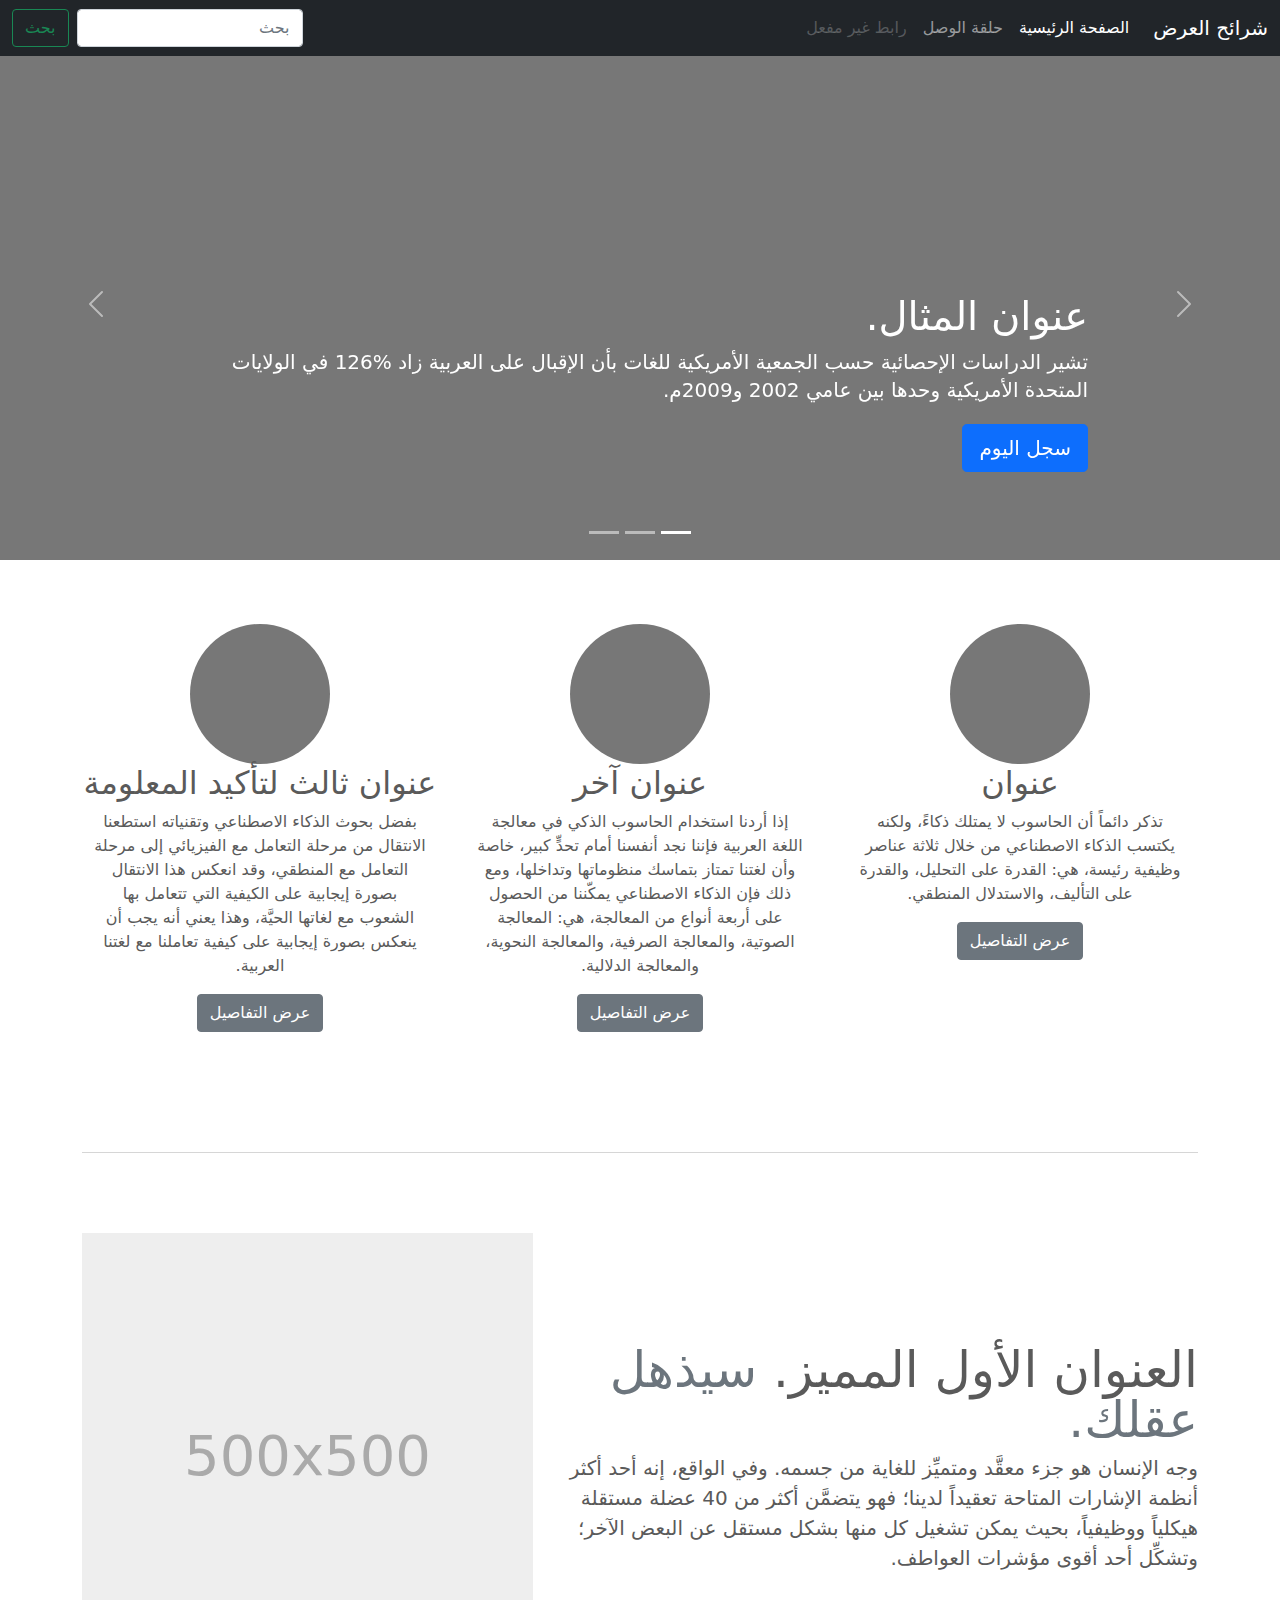
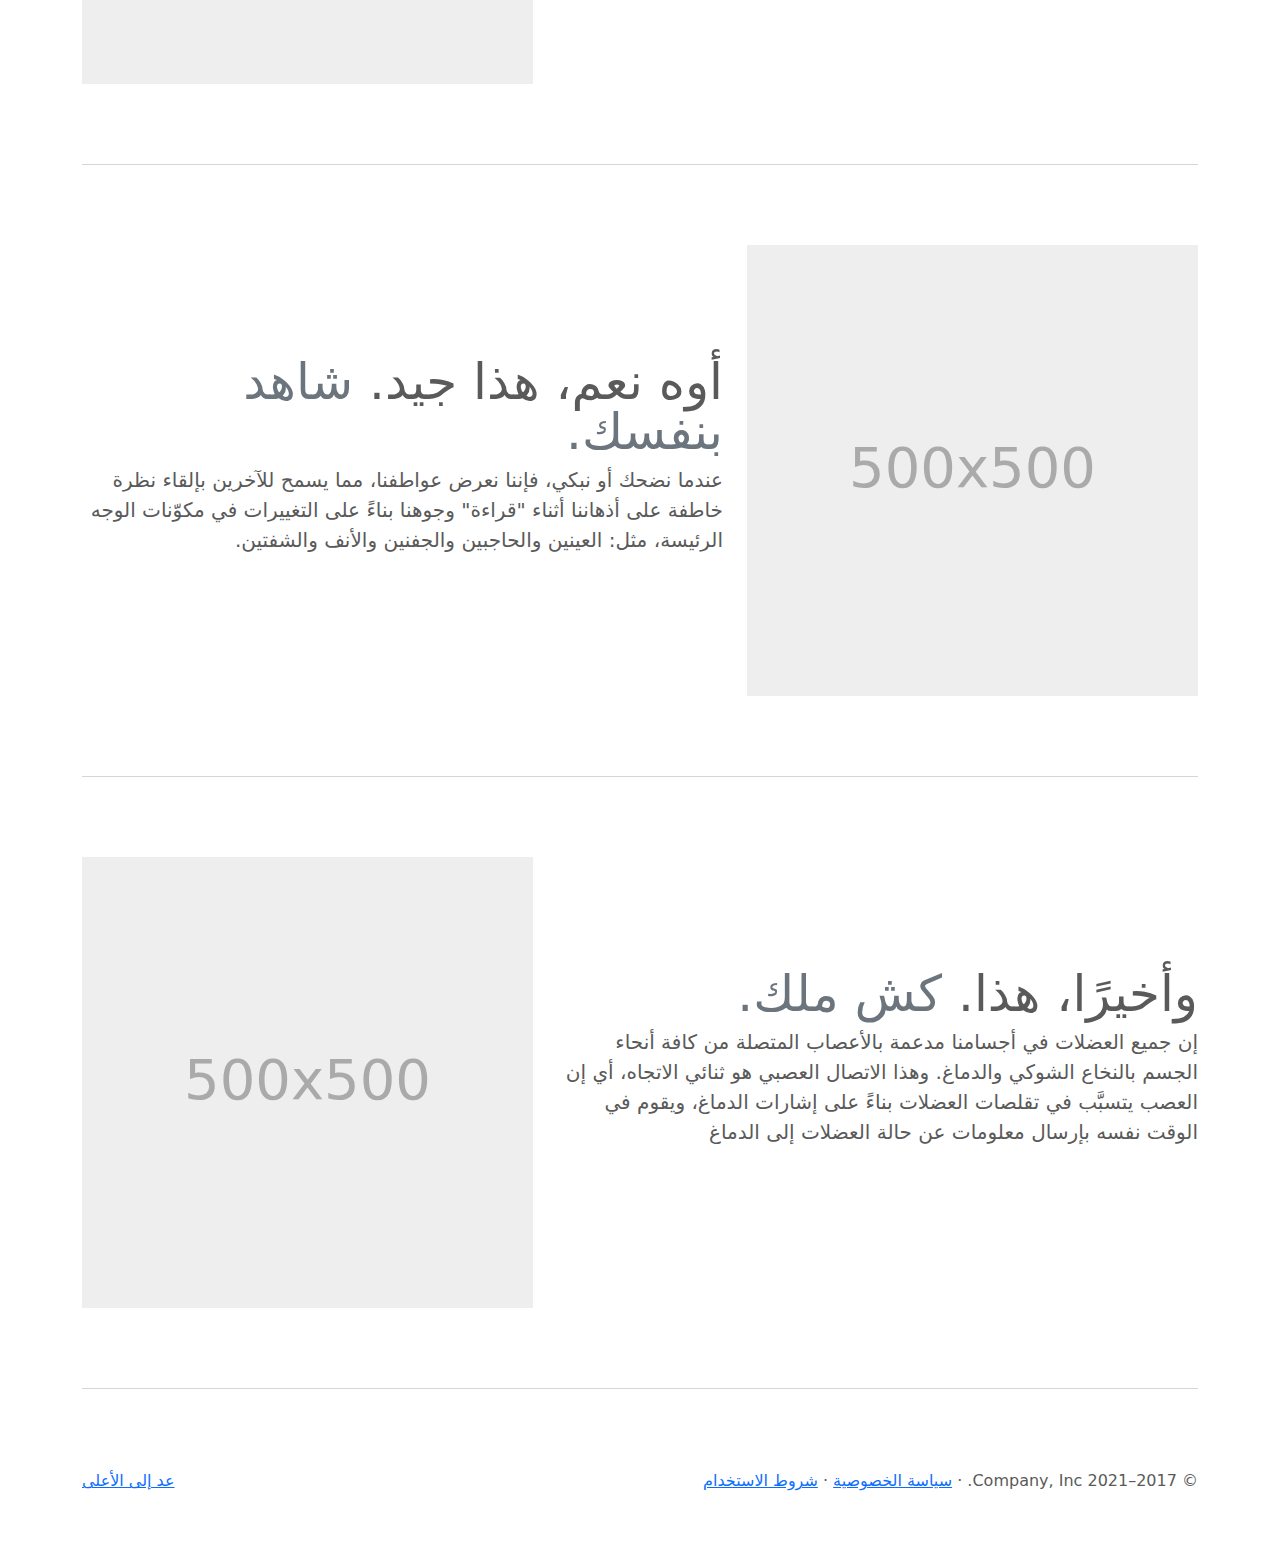
<file: js/bootstrap-5.1.3-examples/bootstrap-5.1.3-examples/carousel-rtl/index.html>
<!doctype html>
<html lang="ar" dir="rtl">
  <head>
    <meta charset="utf-8">
    <meta name="viewport" content="width=device-width, initial-scale=1">
    <meta name="description" content="">
    <meta name="author" content="Mark Otto, Jacob Thornton, and Bootstrap contributors">
    <meta name="generator" content="Hugo 0.88.1">
    <title>قالب  شرائح العرض · Bootstrap v5.1</title>

    <link rel="canonical" href="https://getbootstrap.com/docs/5.1/examples/carousel-rtl/">

    

    <!-- Bootstrap core CSS -->
<link href="../assets/dist/css/bootstrap.rtl.min.css" rel="stylesheet">

    <style>
      .bd-placeholder-img {
        font-size: 1.125rem;
        text-anchor: middle;
        -webkit-user-select: none;
        -moz-user-select: none;
        user-select: none;
      }

      @media (min-width: 768px) {
        .bd-placeholder-img-lg {
          font-size: 3.5rem;
        }
      }
    </style>

    
    <!-- Custom styles for this template -->
    <link href="../carousel/carousel.rtl.css" rel="stylesheet">
  </head>
  <body>
    
<header>
  <nav class="navbar navbar-expand-md navbar-dark fixed-top bg-dark">
    <div class="container-fluid">
      <a class="navbar-brand" href="#">شرائح العرض</a>
      <button class="navbar-toggler" type="button" data-bs-toggle="collapse" data-bs-target="#navbarCollapse" aria-controls="navbarCollapse" aria-expanded="false" aria-label="تبديل التنقل">
        <span class="navbar-toggler-icon"></span>
      </button>
      <div class="collapse navbar-collapse" id="navbarCollapse">
        <ul class="navbar-nav me-auto mb-2 mb-md-0">
          <li class="nav-item">
            <a class="nav-link active" aria-current="page" href="#">الصفحة الرئيسية</a>
          </li>
          <li class="nav-item">
            <a class="nav-link" href="#">حلقة الوصل</a>
          </li>
          <li class="nav-item">
            <a class="nav-link disabled">رابط غير مفعل</a>
          </li>
        </ul>
        <form class="d-flex">
          <input class="form-control me-2" type="search" placeholder="بحث" aria-label="بحث">
          <button class="btn btn-outline-success" type="submit">بحث</button>
        </form>
      </div>
    </div>
  </nav>
</header>

<main>

  <div id="myCarousel" class="carousel slide" data-bs-ride="carousel">
    <div class="carousel-indicators">
      <button type="button" data-bs-target="#myCarousel" data-bs-slide-to="0" class="active" aria-current="true" aria-label="Slide 1"></button>
      <button type="button" data-bs-target="#myCarousel" data-bs-slide-to="1" aria-label="Slide 2"></button>
      <button type="button" data-bs-target="#myCarousel" data-bs-slide-to="2" aria-label="Slide 3"></button>
    </div>
    <div class="carousel-inner">
      <div class="carousel-item active">
        <svg class="bd-placeholder-img" width="100%" height="100%" xmlns="http://www.w3.org/2000/svg" aria-hidden="true" preserveAspectRatio="xMidYMid slice" focusable="false"><rect width="100%" height="100%" fill="#777"/></svg>

        <div class="container">
          <div class="carousel-caption text-start">
            <h1>عنوان المثال.</h1>
            <p>تشير الدراسات الإحصائية حسب الجمعية الأمريكية للغات بأن الإقبال على العربية زاد %126 في الولايات المتحدة الأمريكية وحدها بين عامي 2002 و2009م.</p>
            <p><a class="btn btn-lg btn-primary" href="#">سجل اليوم</a></p>
          </div>
        </div>
      </div>
      <div class="carousel-item">
        <svg class="bd-placeholder-img" width="100%" height="100%" xmlns="http://www.w3.org/2000/svg" aria-hidden="true" preserveAspectRatio="xMidYMid slice" focusable="false"><rect width="100%" height="100%" fill="#777"/></svg>

        <div class="container">
          <div class="carousel-caption">
            <h1>عنوان مثال آخر.</h1>
            <p>حسب المجلس الثقافي البريطاني فإن تعليم الإنجليزية داخل بريطانيا يسهم في تعزيز اقتصادها بما يتجاوز ملياري جنيه سنوياً، كما أنه وفر أكثر من 26 ألف وظيفة.</p>
            <p><a class="btn btn-lg btn-primary" href="#">أعرف أكثر</a></p>
          </div>
        </div>
      </div>
      <div class="carousel-item">
        <svg class="bd-placeholder-img" width="100%" height="100%" xmlns="http://www.w3.org/2000/svg" aria-hidden="true" preserveAspectRatio="xMidYMid slice" focusable="false"><rect width="100%" height="100%" fill="#777"/></svg>

        <div class="container">
          <div class="carousel-caption text-end">
            <h1>واحد أكثر لقياس جيد.</h1>
            <p>الإحصاءات لحجم الاستثمار اللغوي خارج بريطانيا تتفاوت من سنة لأخرى إلا أن المدير التنفيذي للمجلس الثقافي البريطاني إدي بايرز يرى أن استثمار تعليم الإنجليزية في الخارج لا يحسب على المستوى المالي فحسب بل على المستوى السياسي أيضاً.</p>
            <p><a class="btn btn-lg btn-primary" href="#">تصفح المعرض</a></p>
          </div>
        </div>
      </div>
    </div>
    <button class="carousel-control-prev" type="button" data-bs-target="#myCarousel" data-bs-slide="prev">
      <span class="carousel-control-prev-icon" aria-hidden="true"></span>
      <span class="visually-hidden">السابق</span>
    </button>
    <button class="carousel-control-next" type="button" data-bs-target="#myCarousel" data-bs-slide="next">
      <span class="carousel-control-next-icon" aria-hidden="true"></span>
      <span class="visually-hidden">التالي</span>
    </button>
  </div>


  <!-- Marketing messaging and featurettes
  ================================================== -->
  <!-- Wrap the rest of the page in another container to center all the content. -->

  <div class="container marketing">

    <!-- Three columns of text below the carousel -->
    <div class="row">
      <div class="col-lg-4">
        <svg class="bd-placeholder-img rounded-circle" width="140" height="140" xmlns="http://www.w3.org/2000/svg" role="img" aria-label="Placeholder: 140x140" preserveAspectRatio="xMidYMid slice" focusable="false"><title>Placeholder</title><rect width="100%" height="100%" fill="#777"/><text x="50%" y="50%" fill="#777" dy=".3em">140x140</text></svg>

        <h2>عنوان</h2>
        <p>تذكر دائماً أن الحاسوب لا يمتلك ذكاءً، ولكنه يكتسب الذكاء الاصطناعي من خلال ثلاثة عناصر وظيفية رئيسة، هي: القدرة على التحليل، والقدرة على التأليف، والاستدلال المنطقي.</p>
        <p><a class="btn btn-secondary" href="#">عرض التفاصيل</a></p>
      </div><!-- /.col-lg-4 -->
      <div class="col-lg-4">
        <svg class="bd-placeholder-img rounded-circle" width="140" height="140" xmlns="http://www.w3.org/2000/svg" role="img" aria-label="Placeholder: 140x140" preserveAspectRatio="xMidYMid slice" focusable="false"><title>Placeholder</title><rect width="100%" height="100%" fill="#777"/><text x="50%" y="50%" fill="#777" dy=".3em">140x140</text></svg>

        <h2>عنوان آخر</h2>
        <p>إذا أردنا استخدام الحاسوب الذكي في معالجة اللغة العربية فإننا نجد أنفسنا أمام تحدٍّ كبير، خاصة وأن لغتنا تمتاز بتماسك منظوماتها وتداخلها، ومع ذلك فإن الذكاء الاصطناعي يمكّننا من الحصول على أربعة أنواع من المعالجة، هي: المعالجة الصوتية، والمعالجة الصرفية، والمعالجة النحوية، والمعالجة الدلالية.</p>
        <p><a class="btn btn-secondary" href="#">عرض التفاصيل</a></p>
      </div><!-- /.col-lg-4 -->
      <div class="col-lg-4">
        <svg class="bd-placeholder-img rounded-circle" width="140" height="140" xmlns="http://www.w3.org/2000/svg" role="img" aria-label="Placeholder: 140x140" preserveAspectRatio="xMidYMid slice" focusable="false"><title>Placeholder</title><rect width="100%" height="100%" fill="#777"/><text x="50%" y="50%" fill="#777" dy=".3em">140x140</text></svg>

        <h2>عنوان ثالث لتأكيد المعلومة</h2>
        <p>بفضل بحوث الذكاء الاصطناعي وتقنياته استطعنا الانتقال من مرحلة التعامل مع الفيزيائي إلى مرحلة التعامل مع المنطقي، وقد انعكس هذا الانتقال بصورة إيجابية على الكيفية التي تتعامل بها الشعوب مع لغاتها الحيَّة، وهذا يعني أنه يجب أن ينعكس بصورة إيجابية على كيفية تعاملنا مع لغتنا العربية.</p>
        <p><a class="btn btn-secondary" href="#">عرض التفاصيل</a></p>
      </div><!-- /.col-lg-4 -->
    </div><!-- /.row -->


    <!-- START THE FEATURETTES -->

    <hr class="featurette-divider">

    <div class="row featurette">
      <div class="col-md-7">
        <h2 class="featurette-heading">العنوان الأول المميز. <span class="text-muted"> سيذهل عقلك. </span></h2>
        <p class="lead">وجه الإنسان هو جزء معقَّد ومتميِّز للغاية من جسمه. وفي الواقع، إنه أحد أكثر أنظمة الإشارات المتاحة تعقيداً لدينا؛ فهو يتضمَّن أكثر من 40 عضلة مستقلة هيكلياً ووظيفياً، بحيث يمكن تشغيل كل منها بشكل مستقل عن البعض الآخر؛ وتشكِّل أحد أقوى مؤشرات العواطف.</p>
      </div>
      <div class="col-md-5">
        <svg class="bd-placeholder-img bd-placeholder-img-lg featurette-image img-fluid mx-auto" width="500" height="500" xmlns="http://www.w3.org/2000/svg" role="img" aria-label="Placeholder: 500x500" preserveAspectRatio="xMidYMid slice" focusable="false"><title>Placeholder</title><rect width="100%" height="100%" fill="#eee"/><text x="50%" y="50%" fill="#aaa" dy=".3em">500x500</text></svg>

      </div>
    </div>

    <hr class="featurette-divider">

    <div class="row featurette">
      <div class="col-md-7 order-md-2">
        <h2 class="featurette-heading">أوه نعم، هذا جيد. <span class="text-muted"> شاهد بنفسك. </span></h2>
        <p class="lead">عندما نضحك أو نبكي، فإننا نعرض عواطفنا، مما يسمح للآخرين بإلقاء نظرة خاطفة على أذهاننا أثناء "قراءة" وجوهنا بناءً على التغييرات في مكوّنات الوجه الرئيسة، مثل: العينين والحاجبين والجفنين والأنف والشفتين.</p>
      </div>
      <div class="col-md-5 order-md-1">
        <svg class="bd-placeholder-img bd-placeholder-img-lg featurette-image img-fluid mx-auto" width="500" height="500" xmlns="http://www.w3.org/2000/svg" role="img" aria-label="Placeholder: 500x500" preserveAspectRatio="xMidYMid slice" focusable="false"><title>Placeholder</title><rect width="100%" height="100%" fill="#eee"/><text x="50%" y="50%" fill="#aaa" dy=".3em">500x500</text></svg>

      </div>
    </div>

    <hr class="featurette-divider">

    <div class="row featurette">
      <div class="col-md-7">
        <h2 class="featurette-heading">وأخيرًا، هذا. <span class="text-muted"> كش ملك. </span></h2>
        <p class="lead">إن جميع العضلات في أجسامنا مدعمة بالأعصاب المتصلة من كافة أنحاء الجسم بالنخاع الشوكي والدماغ. وهذا الاتصال العصبي هو ثنائي الاتجاه، أي إن العصب يتسبَّب في تقلصات العضلات بناءً على إشارات الدماغ، ويقوم في الوقت نفسه بإرسال معلومات عن حالة العضلات إلى الدماغ</p>
      </div>
      <div class="col-md-5">
        <svg class="bd-placeholder-img bd-placeholder-img-lg featurette-image img-fluid mx-auto" width="500" height="500" xmlns="http://www.w3.org/2000/svg" role="img" aria-label="Placeholder: 500x500" preserveAspectRatio="xMidYMid slice" focusable="false"><title>Placeholder</title><rect width="100%" height="100%" fill="#eee"/><text x="50%" y="50%" fill="#aaa" dy=".3em">500x500</text></svg>

      </div>
    </div>

    <hr class="featurette-divider">

    <!-- /END THE FEATURETTES -->

  </div><!-- /.container -->


  <!-- FOOTER -->
  <footer class="container">
    <p class="float-end"><a href="#">عد إلى الأعلى</a></p>
    <p>&copy; 2017–2021 Company, Inc. &middot; <a href="#">سياسة الخصوصية</a> &middot; <a href="#">شروط الاستخدام</a></p>
  </footer>
</main>


    <script src="../assets/dist/js/bootstrap.bundle.min.js"></script>

      
  </body>
</html>
</file>
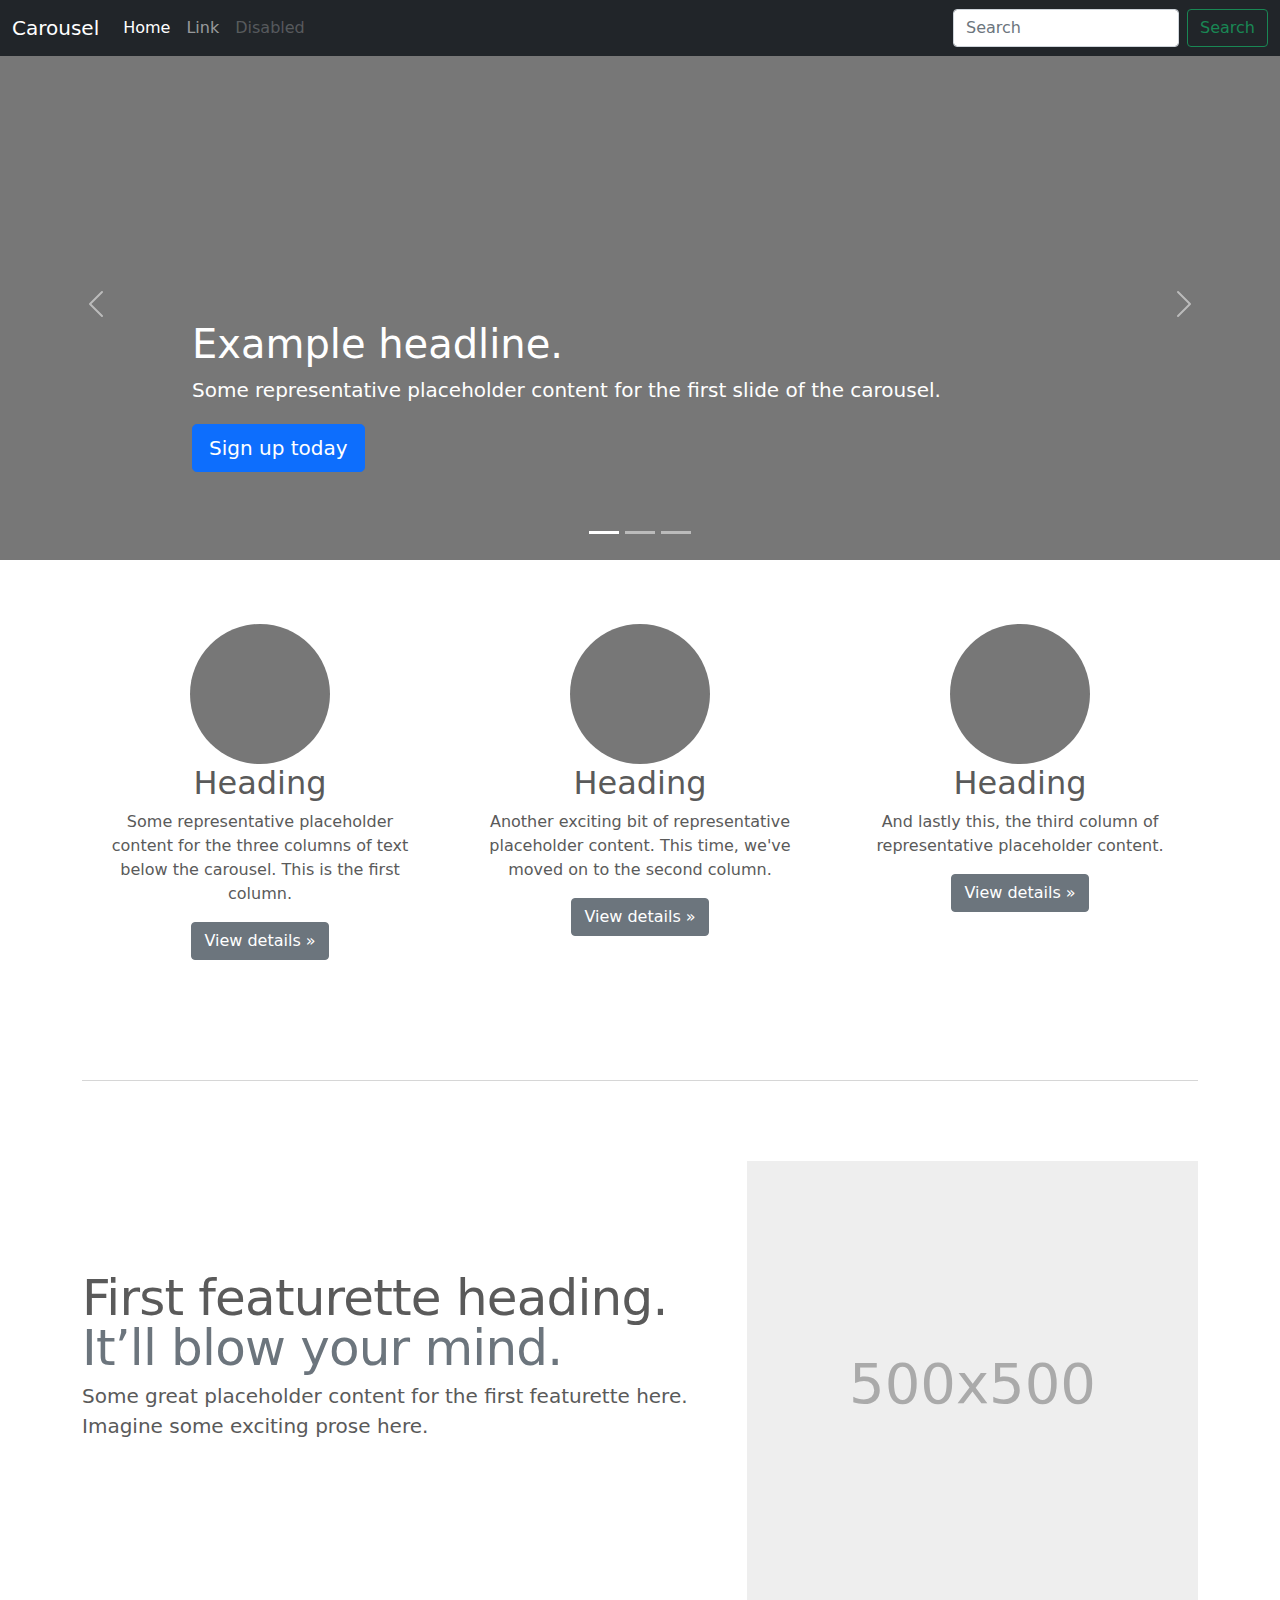
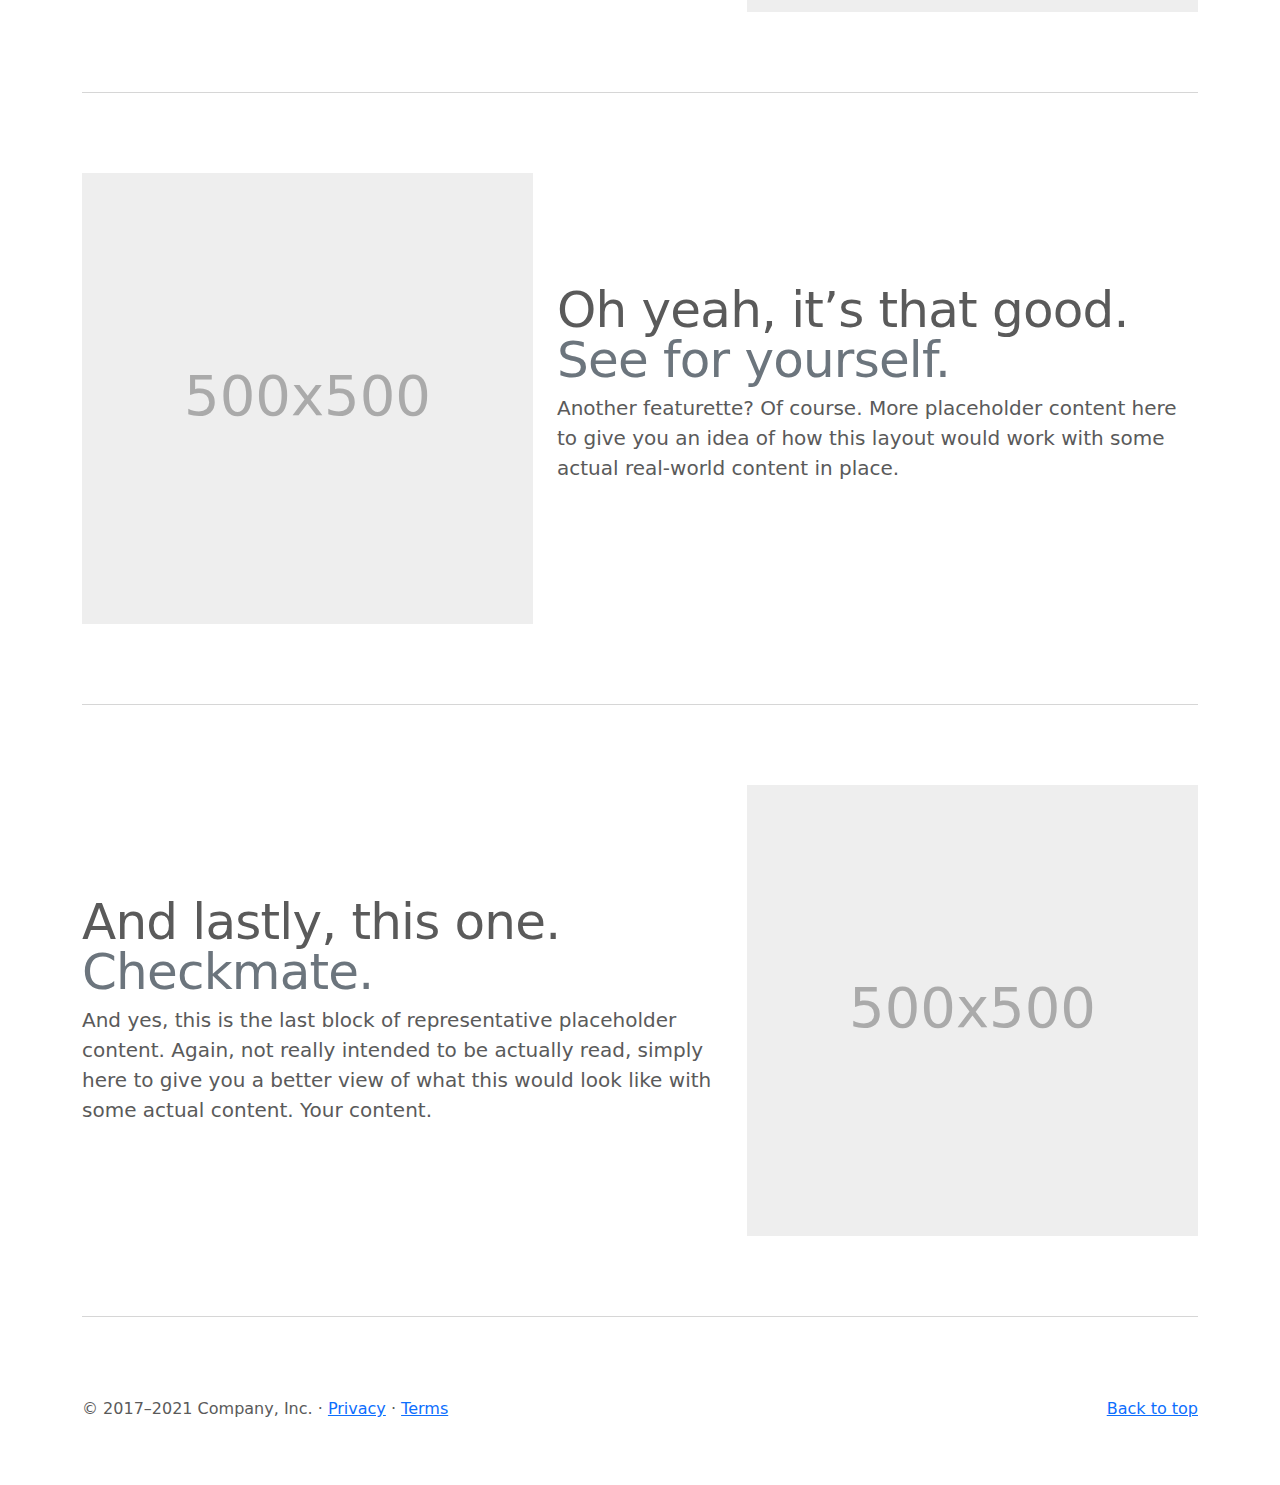
<file: js/bootstrap-5.1.3-examples/bootstrap-5.1.3-examples/carousel/index.html>
<!doctype html>
<html lang="en">
  <head>
    <meta charset="utf-8">
    <meta name="viewport" content="width=device-width, initial-scale=1">
    <meta name="description" content="">
    <meta name="author" content="Mark Otto, Jacob Thornton, and Bootstrap contributors">
    <meta name="generator" content="Hugo 0.88.1">
    <title>Carousel Template · Bootstrap v5.1</title>

    <link rel="canonical" href="https://getbootstrap.com/docs/5.1/examples/carousel/">

    

    <!-- Bootstrap core CSS -->
<link href="../assets/dist/css/bootstrap.min.css" rel="stylesheet">

    <style>
      .bd-placeholder-img {
        font-size: 1.125rem;
        text-anchor: middle;
        -webkit-user-select: none;
        -moz-user-select: none;
        user-select: none;
      }

      @media (min-width: 768px) {
        .bd-placeholder-img-lg {
          font-size: 3.5rem;
        }
      }
    </style>

    
    <!-- Custom styles for this template -->
    <link href="carousel.css" rel="stylesheet">
  </head>
  <body>
    
<header>
  <nav class="navbar navbar-expand-md navbar-dark fixed-top bg-dark">
    <div class="container-fluid">
      <a class="navbar-brand" href="#">Carousel</a>
      <button class="navbar-toggler" type="button" data-bs-toggle="collapse" data-bs-target="#navbarCollapse" aria-controls="navbarCollapse" aria-expanded="false" aria-label="Toggle navigation">
        <span class="navbar-toggler-icon"></span>
      </button>
      <div class="collapse navbar-collapse" id="navbarCollapse">
        <ul class="navbar-nav me-auto mb-2 mb-md-0">
          <li class="nav-item">
            <a class="nav-link active" aria-current="page" href="#">Home</a>
          </li>
          <li class="nav-item">
            <a class="nav-link" href="#">Link</a>
          </li>
          <li class="nav-item">
            <a class="nav-link disabled">Disabled</a>
          </li>
        </ul>
        <form class="d-flex">
          <input class="form-control me-2" type="search" placeholder="Search" aria-label="Search">
          <button class="btn btn-outline-success" type="submit">Search</button>
        </form>
      </div>
    </div>
  </nav>
</header>

<main>

  <div id="myCarousel" class="carousel slide" data-bs-ride="carousel">
    <div class="carousel-indicators">
      <button type="button" data-bs-target="#myCarousel" data-bs-slide-to="0" class="active" aria-current="true" aria-label="Slide 1"></button>
      <button type="button" data-bs-target="#myCarousel" data-bs-slide-to="1" aria-label="Slide 2"></button>
      <button type="button" data-bs-target="#myCarousel" data-bs-slide-to="2" aria-label="Slide 3"></button>
    </div>
    <div class="carousel-inner">
      <div class="carousel-item active">
        <svg class="bd-placeholder-img" width="100%" height="100%" xmlns="http://www.w3.org/2000/svg" aria-hidden="true" preserveAspectRatio="xMidYMid slice" focusable="false"><rect width="100%" height="100%" fill="#777"/></svg>

        <div class="container">
          <div class="carousel-caption text-start">
            <h1>Example headline.</h1>
            <p>Some representative placeholder content for the first slide of the carousel.</p>
            <p><a class="btn btn-lg btn-primary" href="#">Sign up today</a></p>
          </div>
        </div>
      </div>
      <div class="carousel-item">
        <svg class="bd-placeholder-img" width="100%" height="100%" xmlns="http://www.w3.org/2000/svg" aria-hidden="true" preserveAspectRatio="xMidYMid slice" focusable="false"><rect width="100%" height="100%" fill="#777"/></svg>

        <div class="container">
          <div class="carousel-caption">
            <h1>Another example headline.</h1>
            <p>Some representative placeholder content for the second slide of the carousel.</p>
            <p><a class="btn btn-lg btn-primary" href="#">Learn more</a></p>
          </div>
        </div>
      </div>
      <div class="carousel-item">
        <svg class="bd-placeholder-img" width="100%" height="100%" xmlns="http://www.w3.org/2000/svg" aria-hidden="true" preserveAspectRatio="xMidYMid slice" focusable="false"><rect width="100%" height="100%" fill="#777"/></svg>

        <div class="container">
          <div class="carousel-caption text-end">
            <h1>One more for good measure.</h1>
            <p>Some representative placeholder content for the third slide of this carousel.</p>
            <p><a class="btn btn-lg btn-primary" href="#">Browse gallery</a></p>
          </div>
        </div>
      </div>
    </div>
    <button class="carousel-control-prev" type="button" data-bs-target="#myCarousel" data-bs-slide="prev">
      <span class="carousel-control-prev-icon" aria-hidden="true"></span>
      <span class="visually-hidden">Previous</span>
    </button>
    <button class="carousel-control-next" type="button" data-bs-target="#myCarousel" data-bs-slide="next">
      <span class="carousel-control-next-icon" aria-hidden="true"></span>
      <span class="visually-hidden">Next</span>
    </button>
  </div>


  <!-- Marketing messaging and featurettes
  ================================================== -->
  <!-- Wrap the rest of the page in another container to center all the content. -->

  <div class="container marketing">

    <!-- Three columns of text below the carousel -->
    <div class="row">
      <div class="col-lg-4">
        <svg class="bd-placeholder-img rounded-circle" width="140" height="140" xmlns="http://www.w3.org/2000/svg" role="img" aria-label="Placeholder: 140x140" preserveAspectRatio="xMidYMid slice" focusable="false"><title>Placeholder</title><rect width="100%" height="100%" fill="#777"/><text x="50%" y="50%" fill="#777" dy=".3em">140x140</text></svg>

        <h2>Heading</h2>
        <p>Some representative placeholder content for the three columns of text below the carousel. This is the first column.</p>
        <p><a class="btn btn-secondary" href="#">View details &raquo;</a></p>
      </div><!-- /.col-lg-4 -->
      <div class="col-lg-4">
        <svg class="bd-placeholder-img rounded-circle" width="140" height="140" xmlns="http://www.w3.org/2000/svg" role="img" aria-label="Placeholder: 140x140" preserveAspectRatio="xMidYMid slice" focusable="false"><title>Placeholder</title><rect width="100%" height="100%" fill="#777"/><text x="50%" y="50%" fill="#777" dy=".3em">140x140</text></svg>

        <h2>Heading</h2>
        <p>Another exciting bit of representative placeholder content. This time, we've moved on to the second column.</p>
        <p><a class="btn btn-secondary" href="#">View details &raquo;</a></p>
      </div><!-- /.col-lg-4 -->
      <div class="col-lg-4">
        <svg class="bd-placeholder-img rounded-circle" width="140" height="140" xmlns="http://www.w3.org/2000/svg" role="img" aria-label="Placeholder: 140x140" preserveAspectRatio="xMidYMid slice" focusable="false"><title>Placeholder</title><rect width="100%" height="100%" fill="#777"/><text x="50%" y="50%" fill="#777" dy=".3em">140x140</text></svg>

        <h2>Heading</h2>
        <p>And lastly this, the third column of representative placeholder content.</p>
        <p><a class="btn btn-secondary" href="#">View details &raquo;</a></p>
      </div><!-- /.col-lg-4 -->
    </div><!-- /.row -->


    <!-- START THE FEATURETTES -->

    <hr class="featurette-divider">

    <div class="row featurette">
      <div class="col-md-7">
        <h2 class="featurette-heading">First featurette heading. <span class="text-muted">It’ll blow your mind.</span></h2>
        <p class="lead">Some great placeholder content for the first featurette here. Imagine some exciting prose here.</p>
      </div>
      <div class="col-md-5">
        <svg class="bd-placeholder-img bd-placeholder-img-lg featurette-image img-fluid mx-auto" width="500" height="500" xmlns="http://www.w3.org/2000/svg" role="img" aria-label="Placeholder: 500x500" preserveAspectRatio="xMidYMid slice" focusable="false"><title>Placeholder</title><rect width="100%" height="100%" fill="#eee"/><text x="50%" y="50%" fill="#aaa" dy=".3em">500x500</text></svg>

      </div>
    </div>

    <hr class="featurette-divider">

    <div class="row featurette">
      <div class="col-md-7 order-md-2">
        <h2 class="featurette-heading">Oh yeah, it’s that good. <span class="text-muted">See for yourself.</span></h2>
        <p class="lead">Another featurette? Of course. More placeholder content here to give you an idea of how this layout would work with some actual real-world content in place.</p>
      </div>
      <div class="col-md-5 order-md-1">
        <svg class="bd-placeholder-img bd-placeholder-img-lg featurette-image img-fluid mx-auto" width="500" height="500" xmlns="http://www.w3.org/2000/svg" role="img" aria-label="Placeholder: 500x500" preserveAspectRatio="xMidYMid slice" focusable="false"><title>Placeholder</title><rect width="100%" height="100%" fill="#eee"/><text x="50%" y="50%" fill="#aaa" dy=".3em">500x500</text></svg>

      </div>
    </div>

    <hr class="featurette-divider">

    <div class="row featurette">
      <div class="col-md-7">
        <h2 class="featurette-heading">And lastly, this one. <span class="text-muted">Checkmate.</span></h2>
        <p class="lead">And yes, this is the last block of representative placeholder content. Again, not really intended to be actually read, simply here to give you a better view of what this would look like with some actual content. Your content.</p>
      </div>
      <div class="col-md-5">
        <svg class="bd-placeholder-img bd-placeholder-img-lg featurette-image img-fluid mx-auto" width="500" height="500" xmlns="http://www.w3.org/2000/svg" role="img" aria-label="Placeholder: 500x500" preserveAspectRatio="xMidYMid slice" focusable="false"><title>Placeholder</title><rect width="100%" height="100%" fill="#eee"/><text x="50%" y="50%" fill="#aaa" dy=".3em">500x500</text></svg>

      </div>
    </div>

    <hr class="featurette-divider">

    <!-- /END THE FEATURETTES -->

  </div><!-- /.container -->


  <!-- FOOTER -->
  <footer class="container">
    <p class="float-end"><a href="#">Back to top</a></p>
    <p>&copy; 2017–2021 Company, Inc. &middot; <a href="#">Privacy</a> &middot; <a href="#">Terms</a></p>
  </footer>
</main>


    <script src="../assets/dist/js/bootstrap.bundle.min.js"></script>

      
  </body>
</html>
</file>
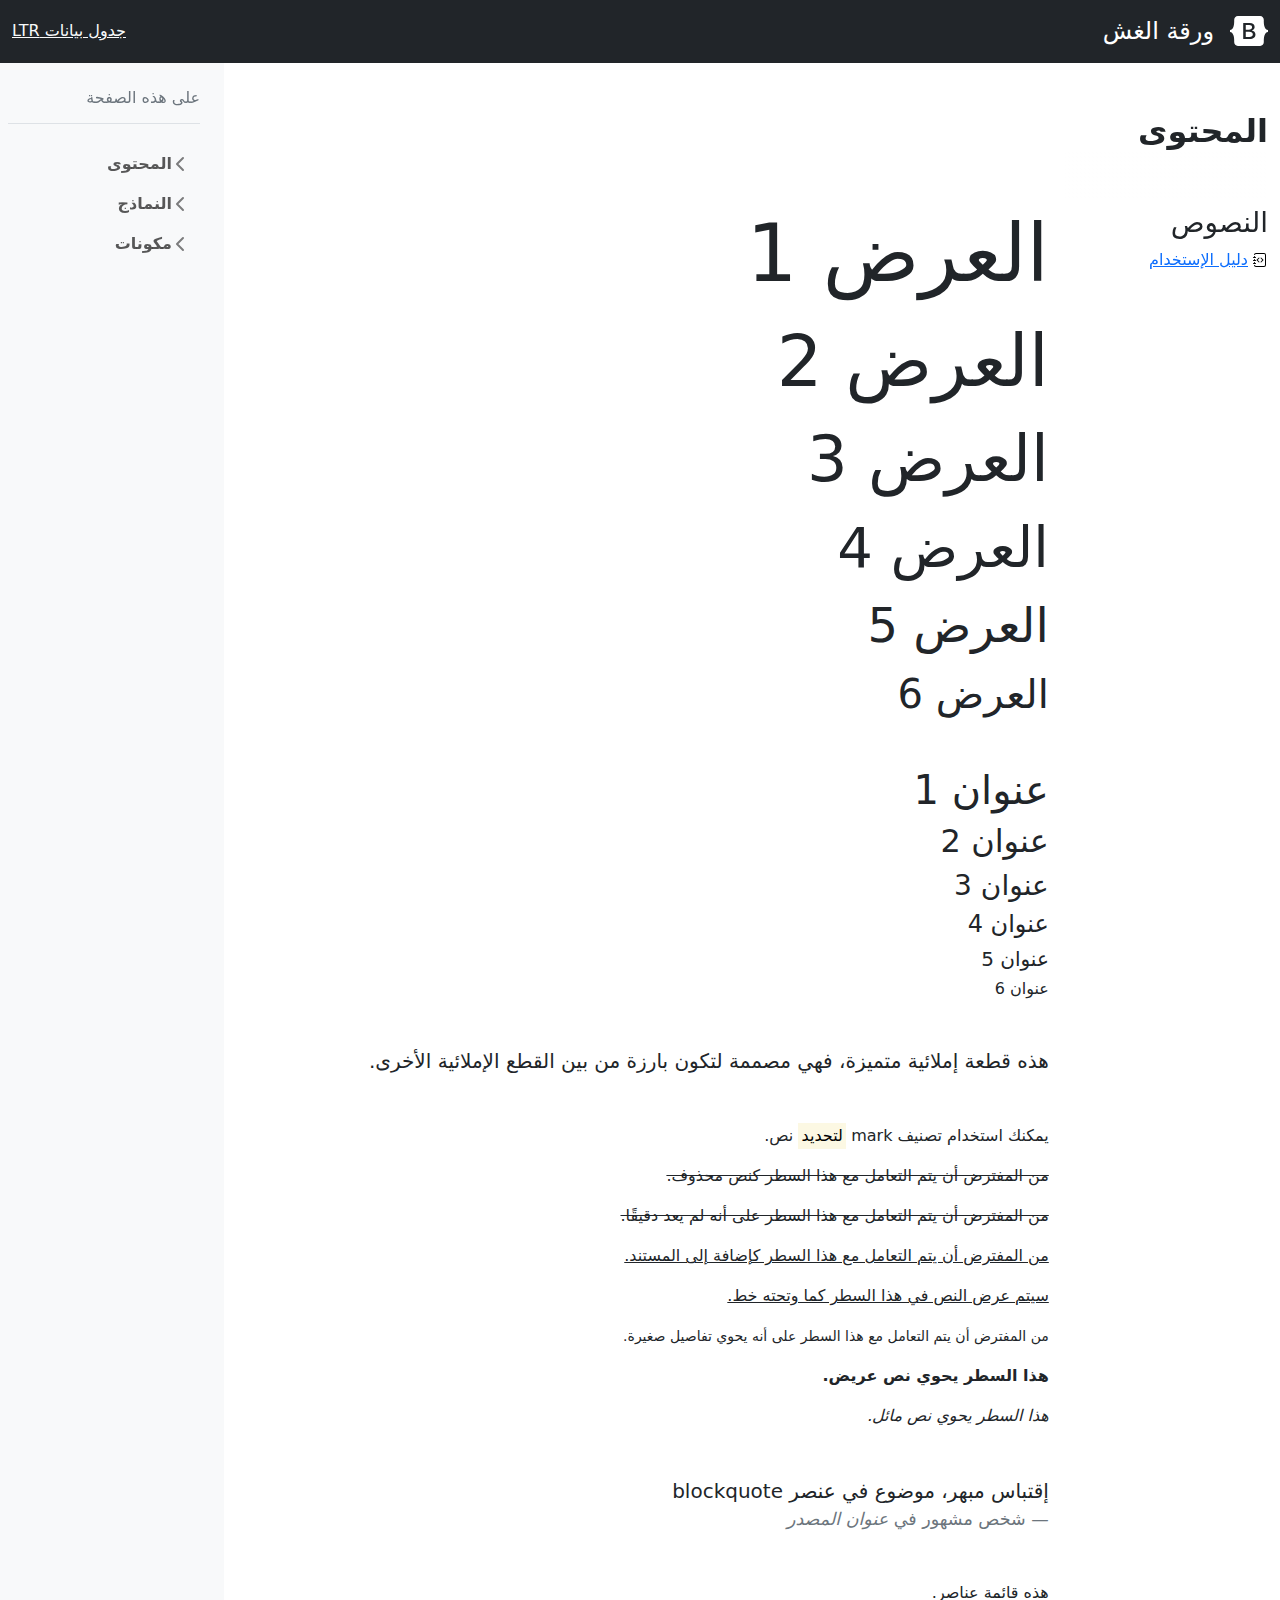
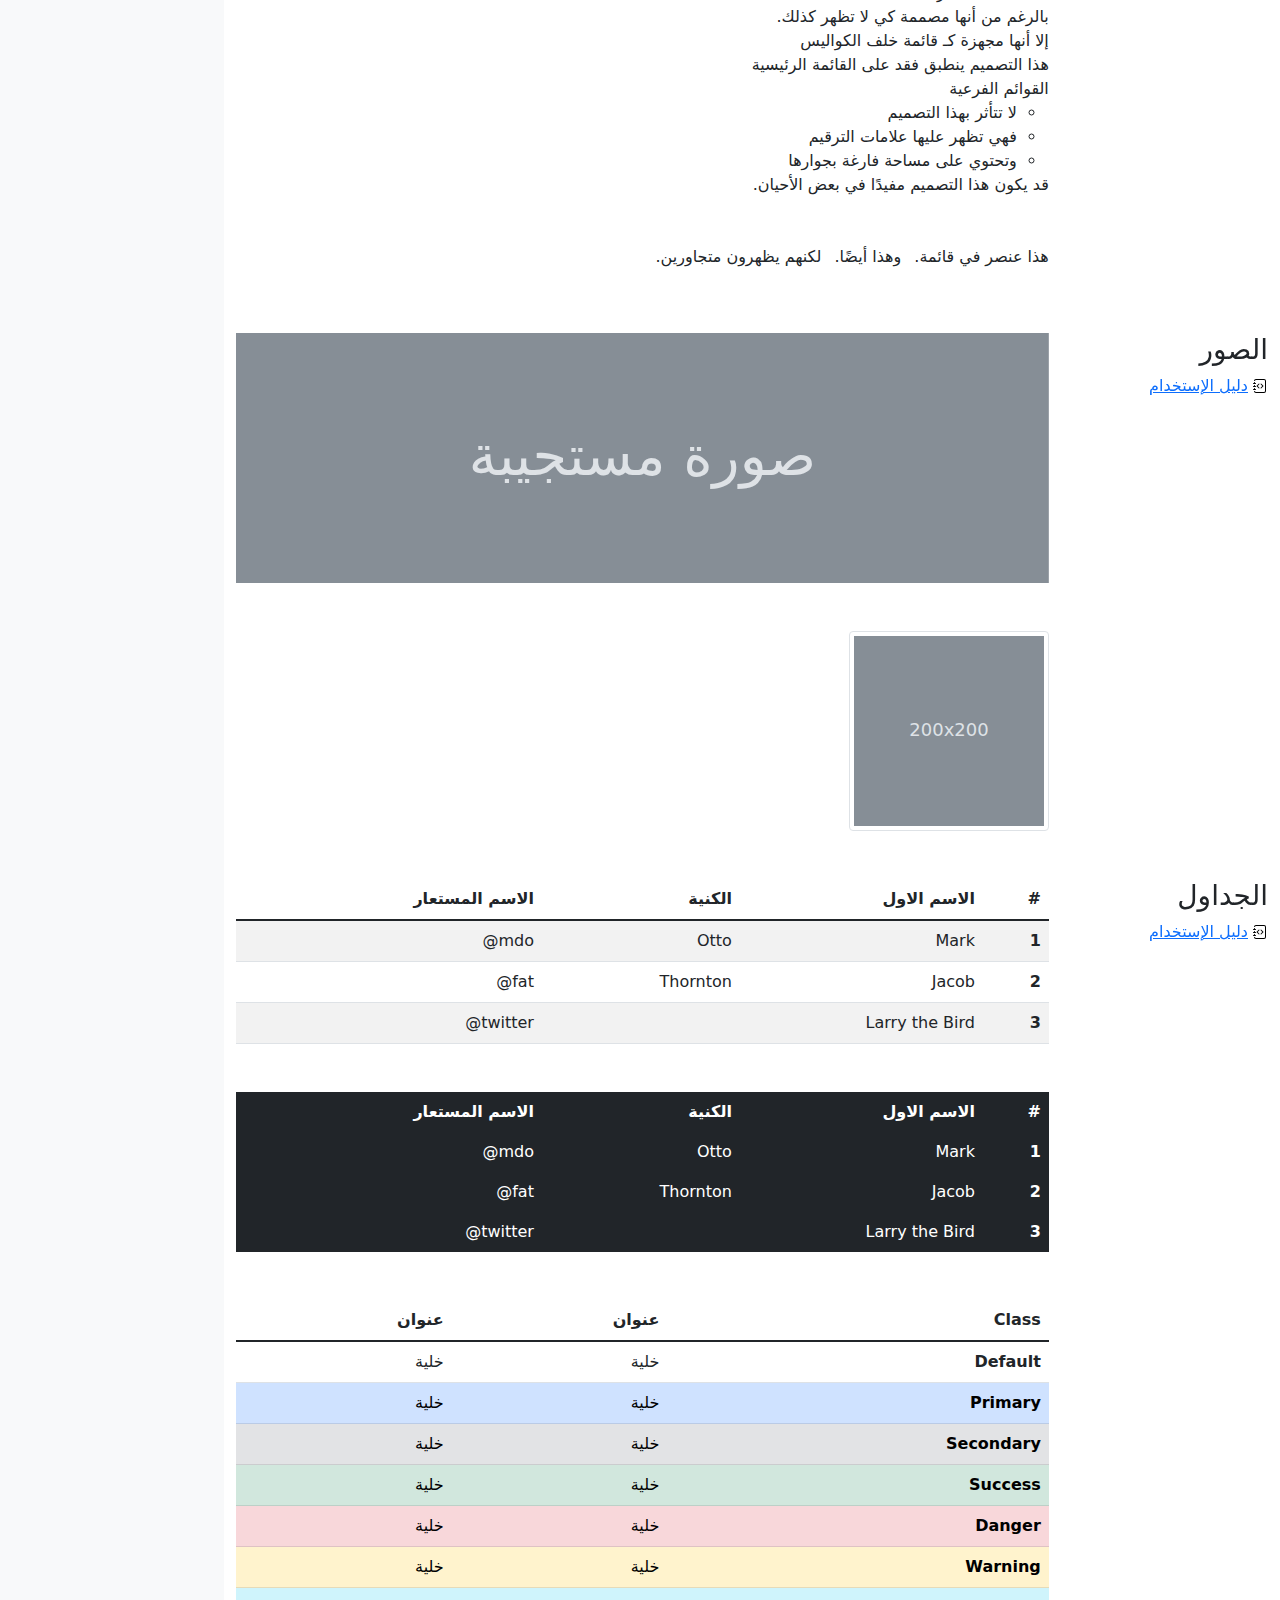
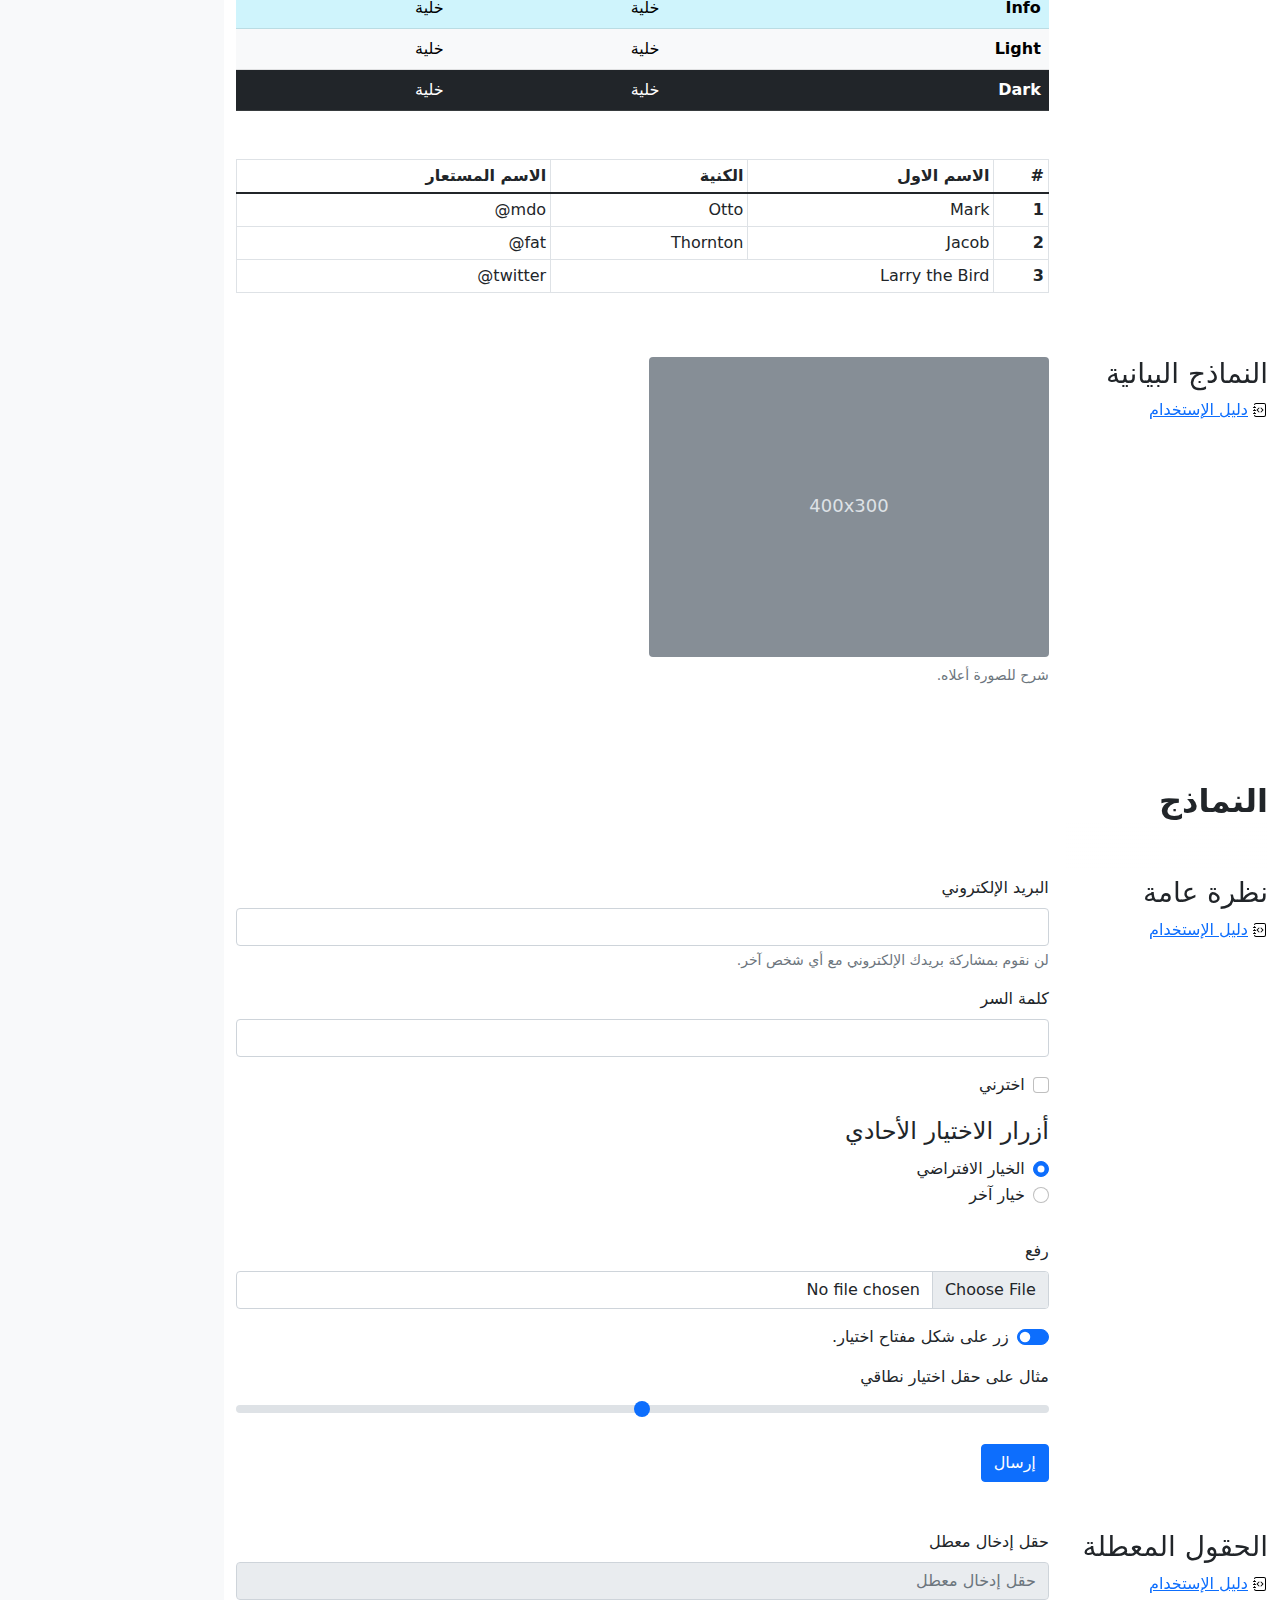
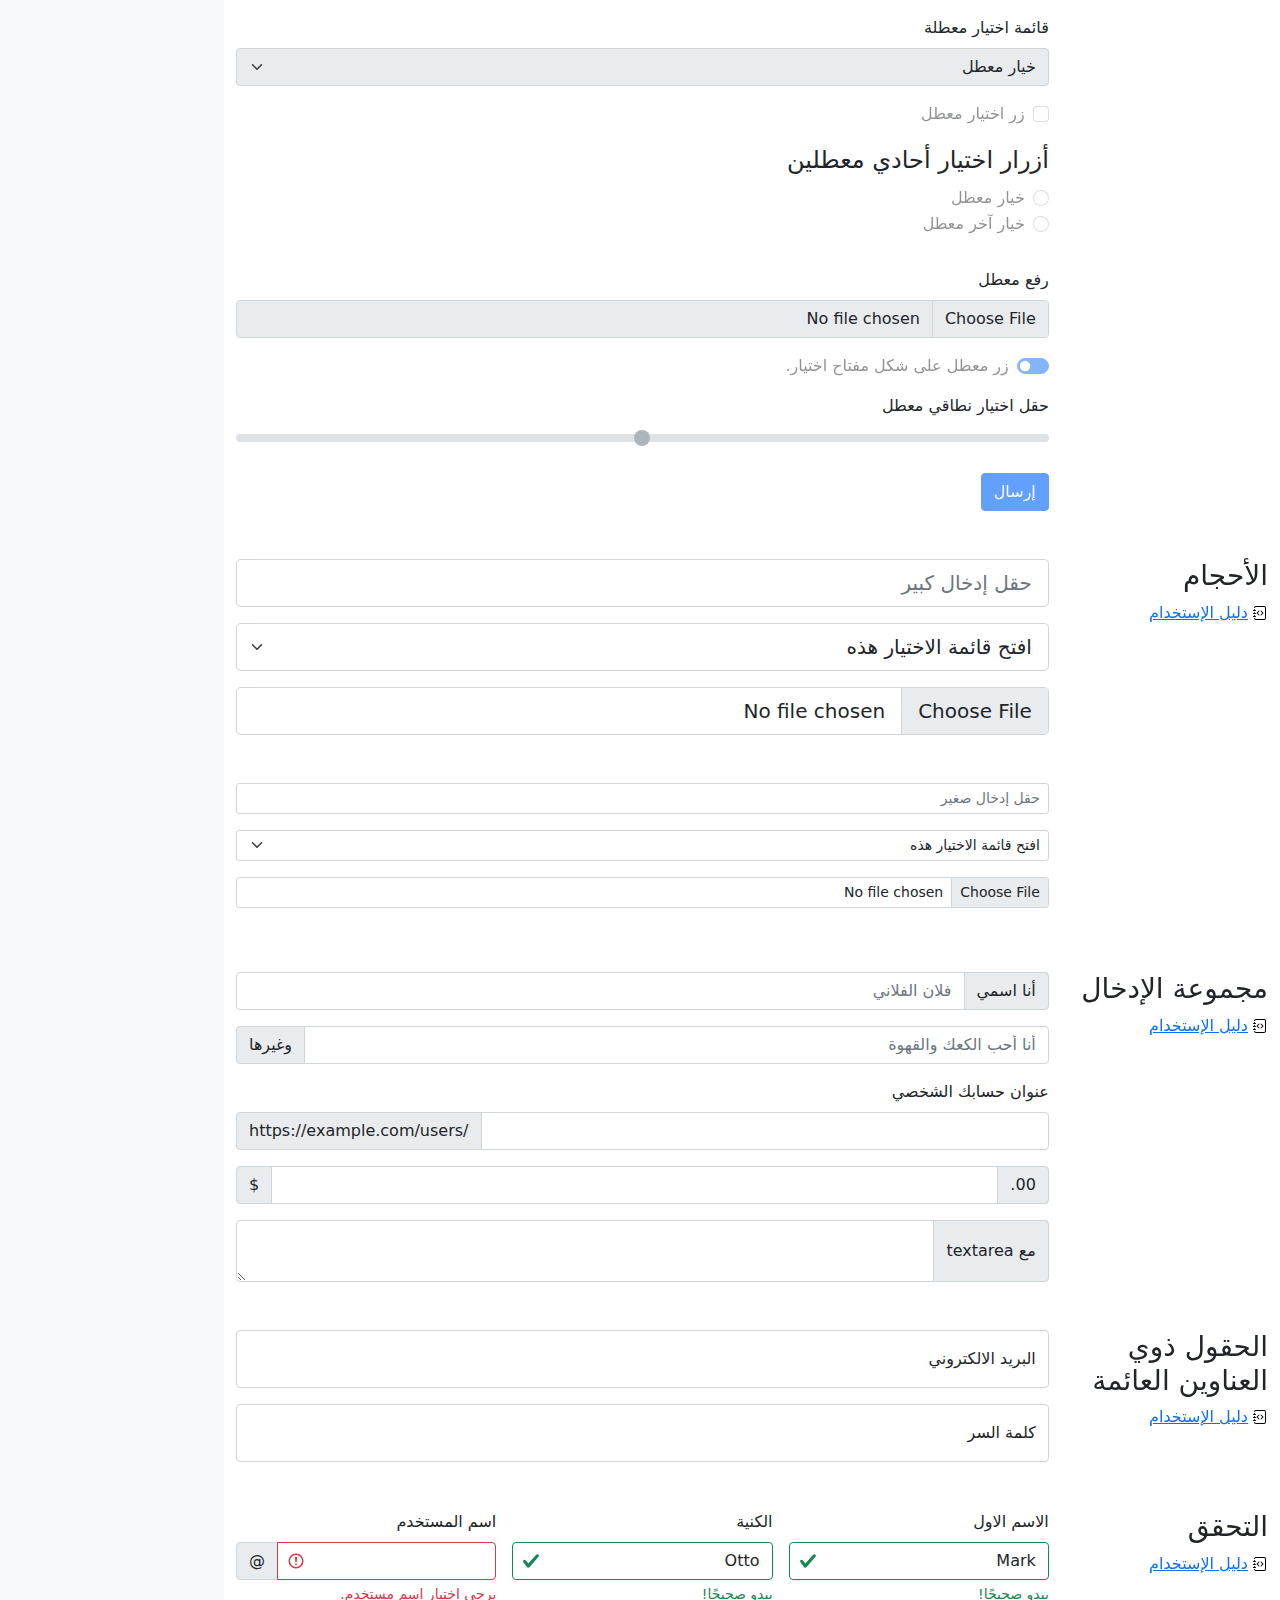
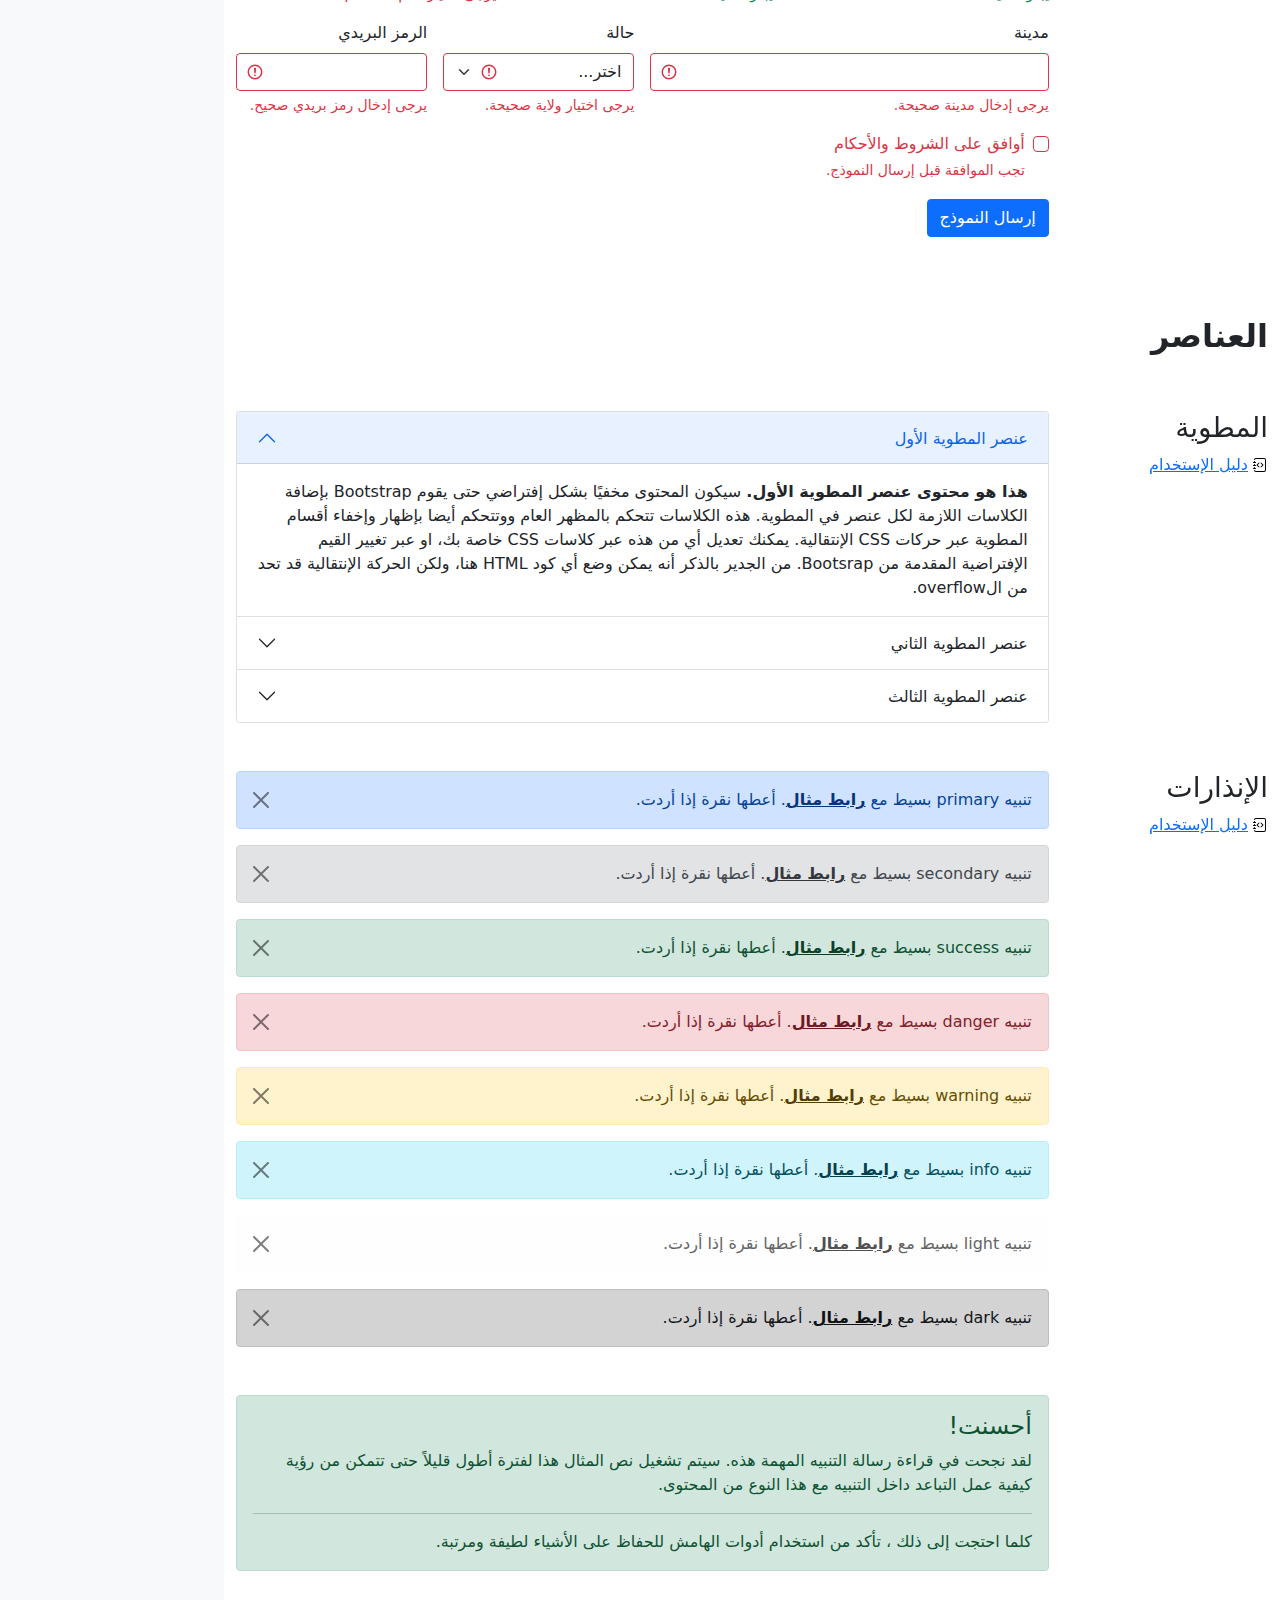
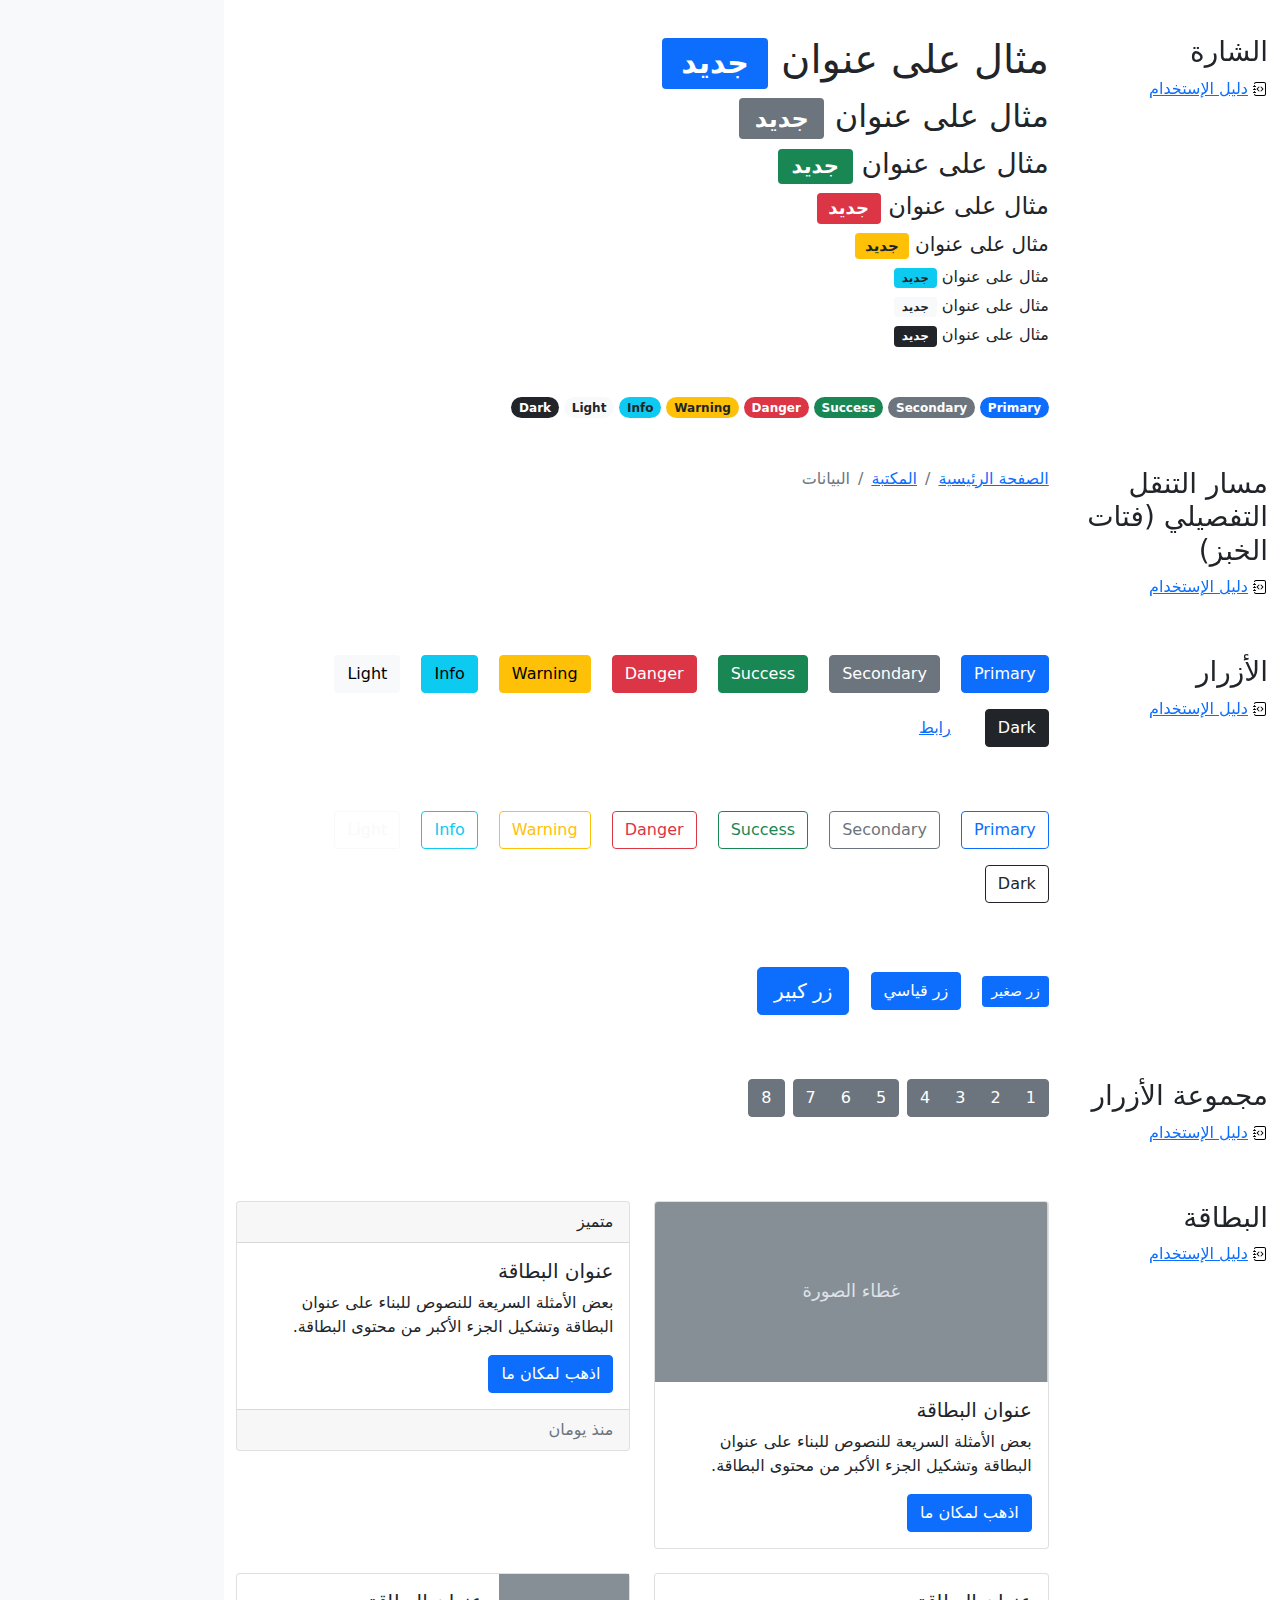
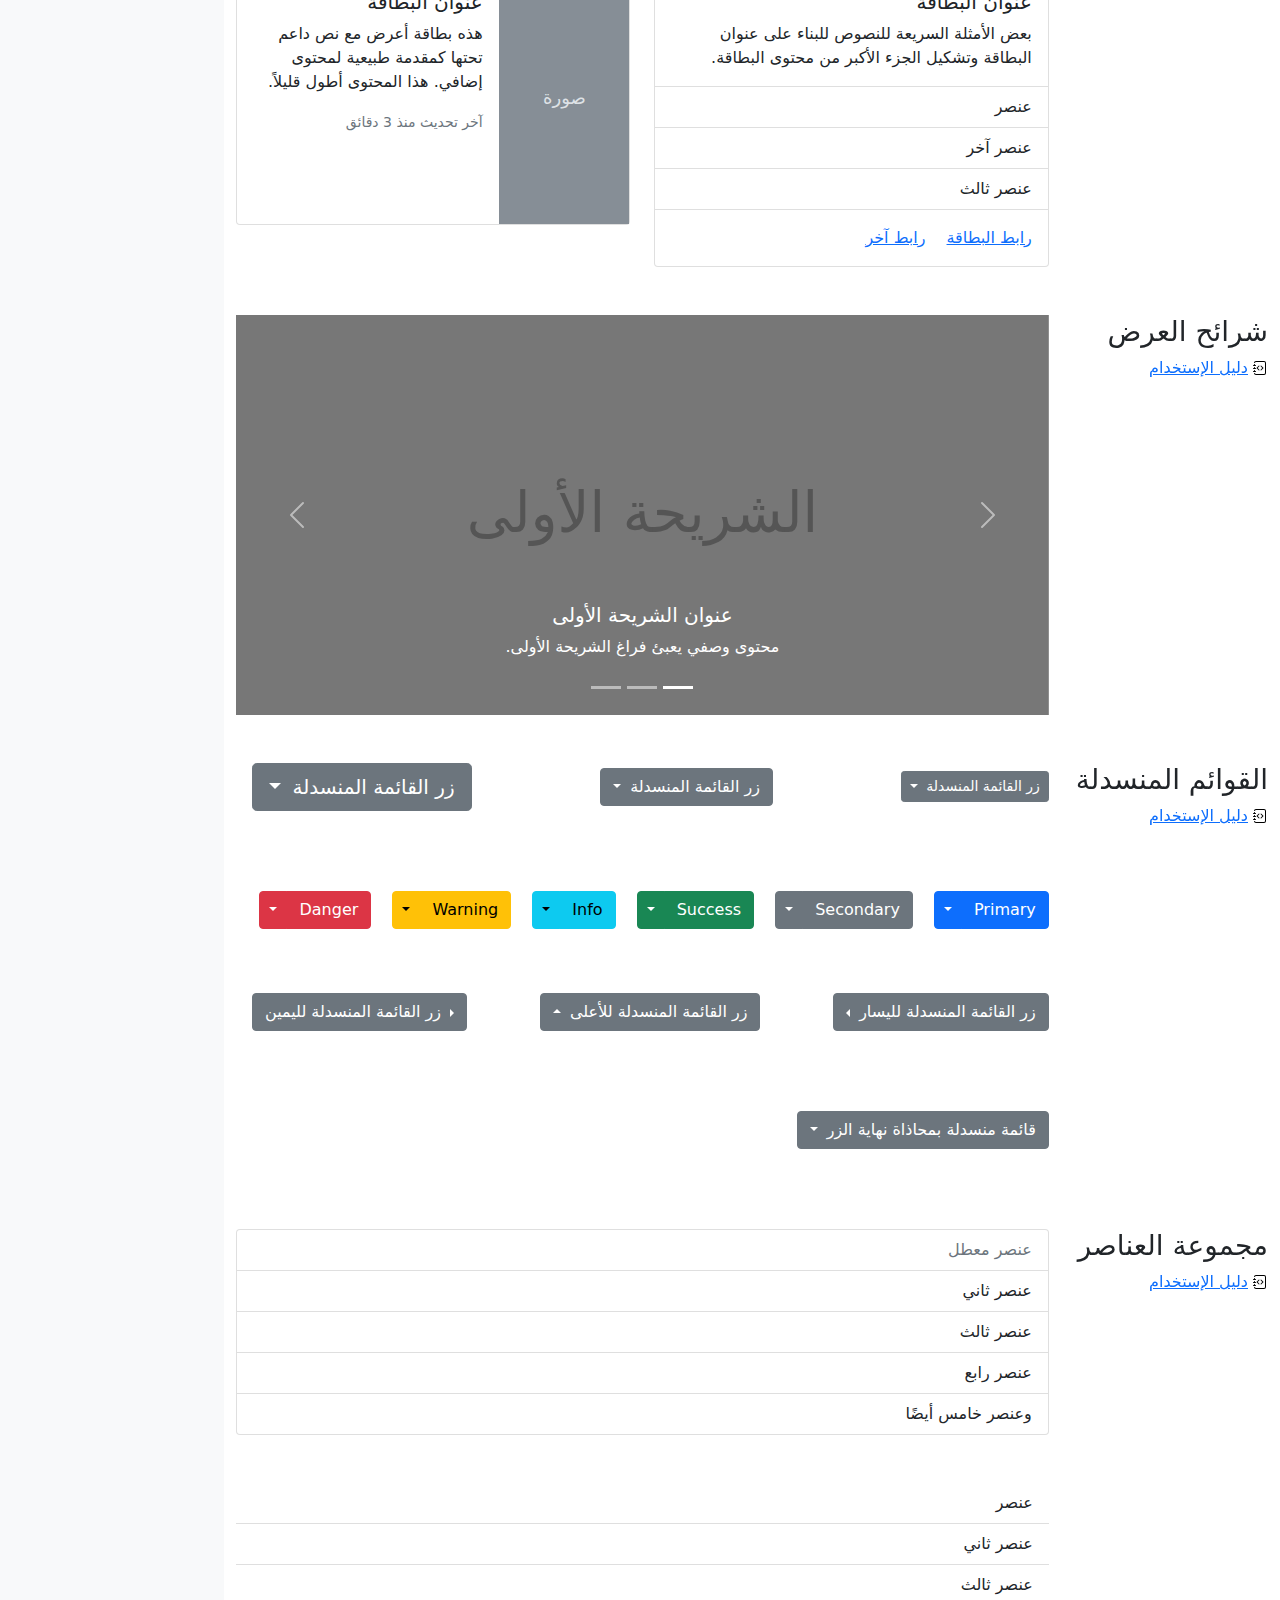
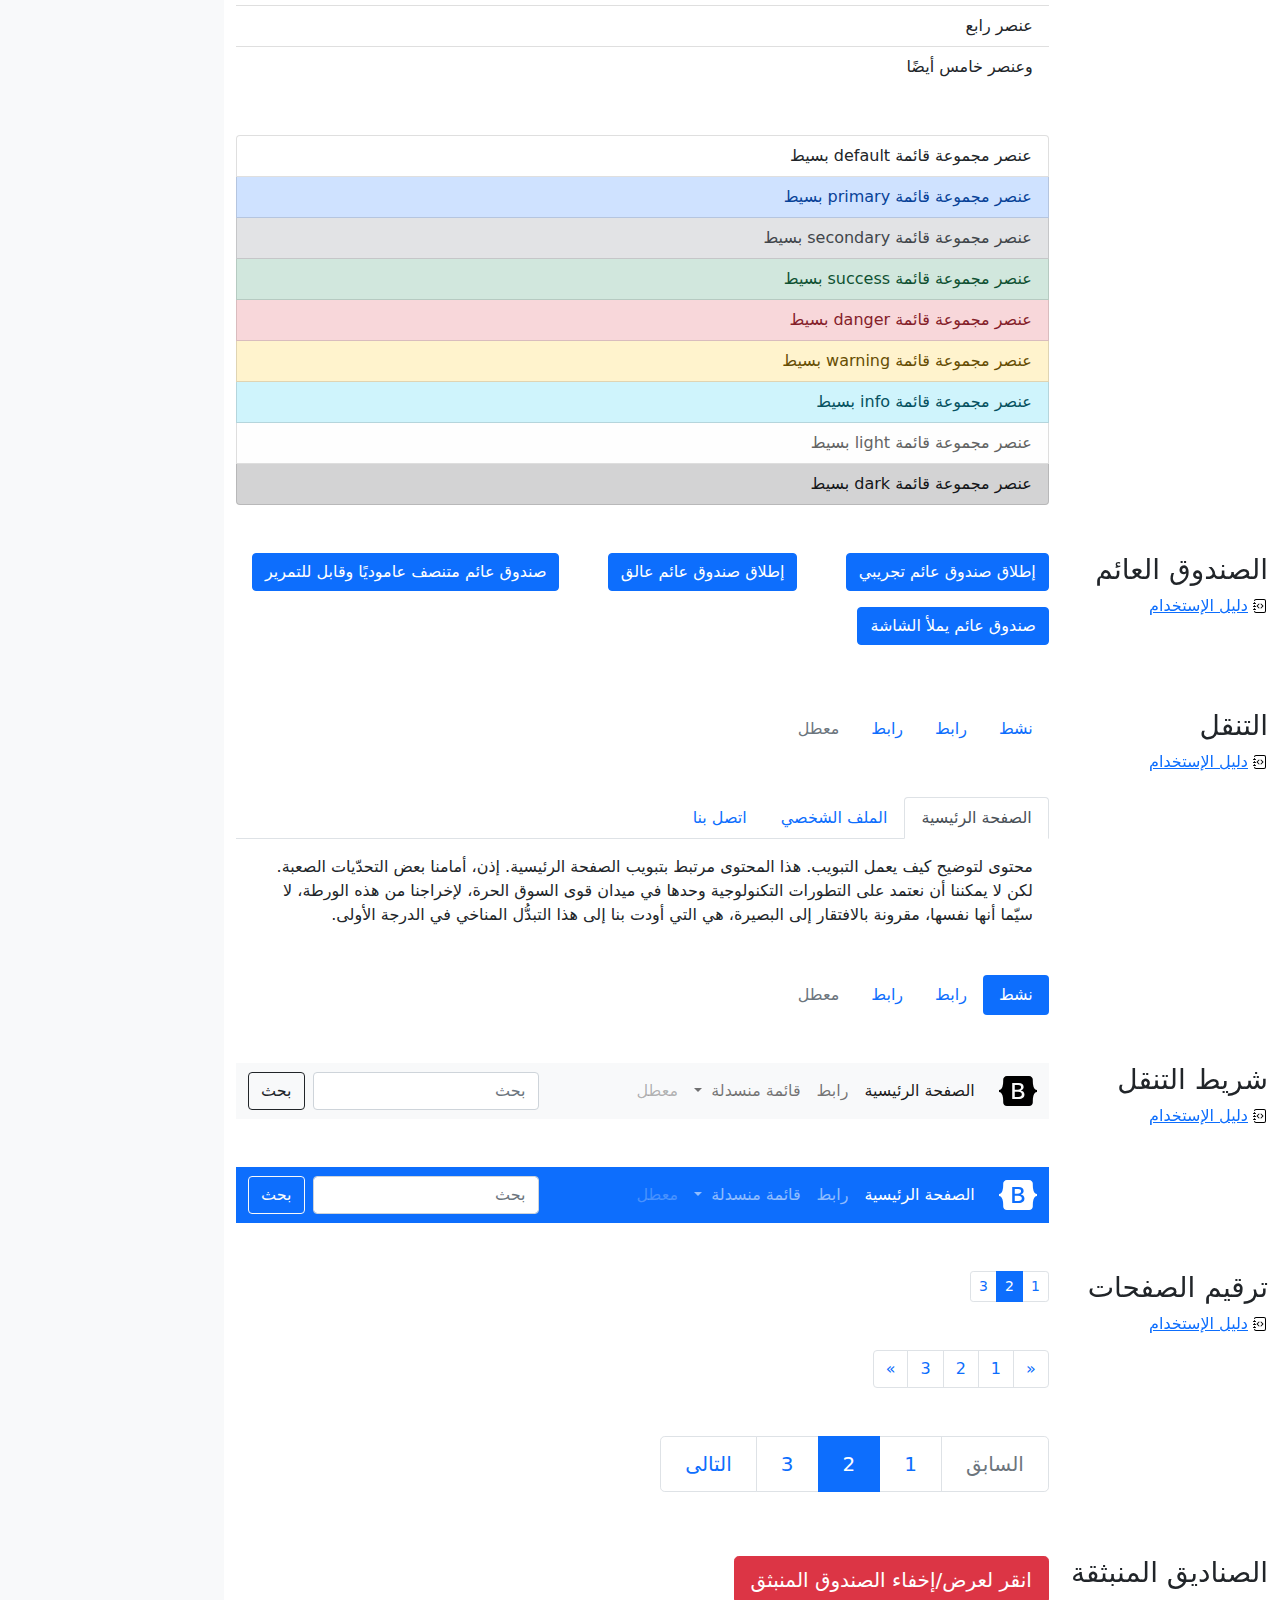
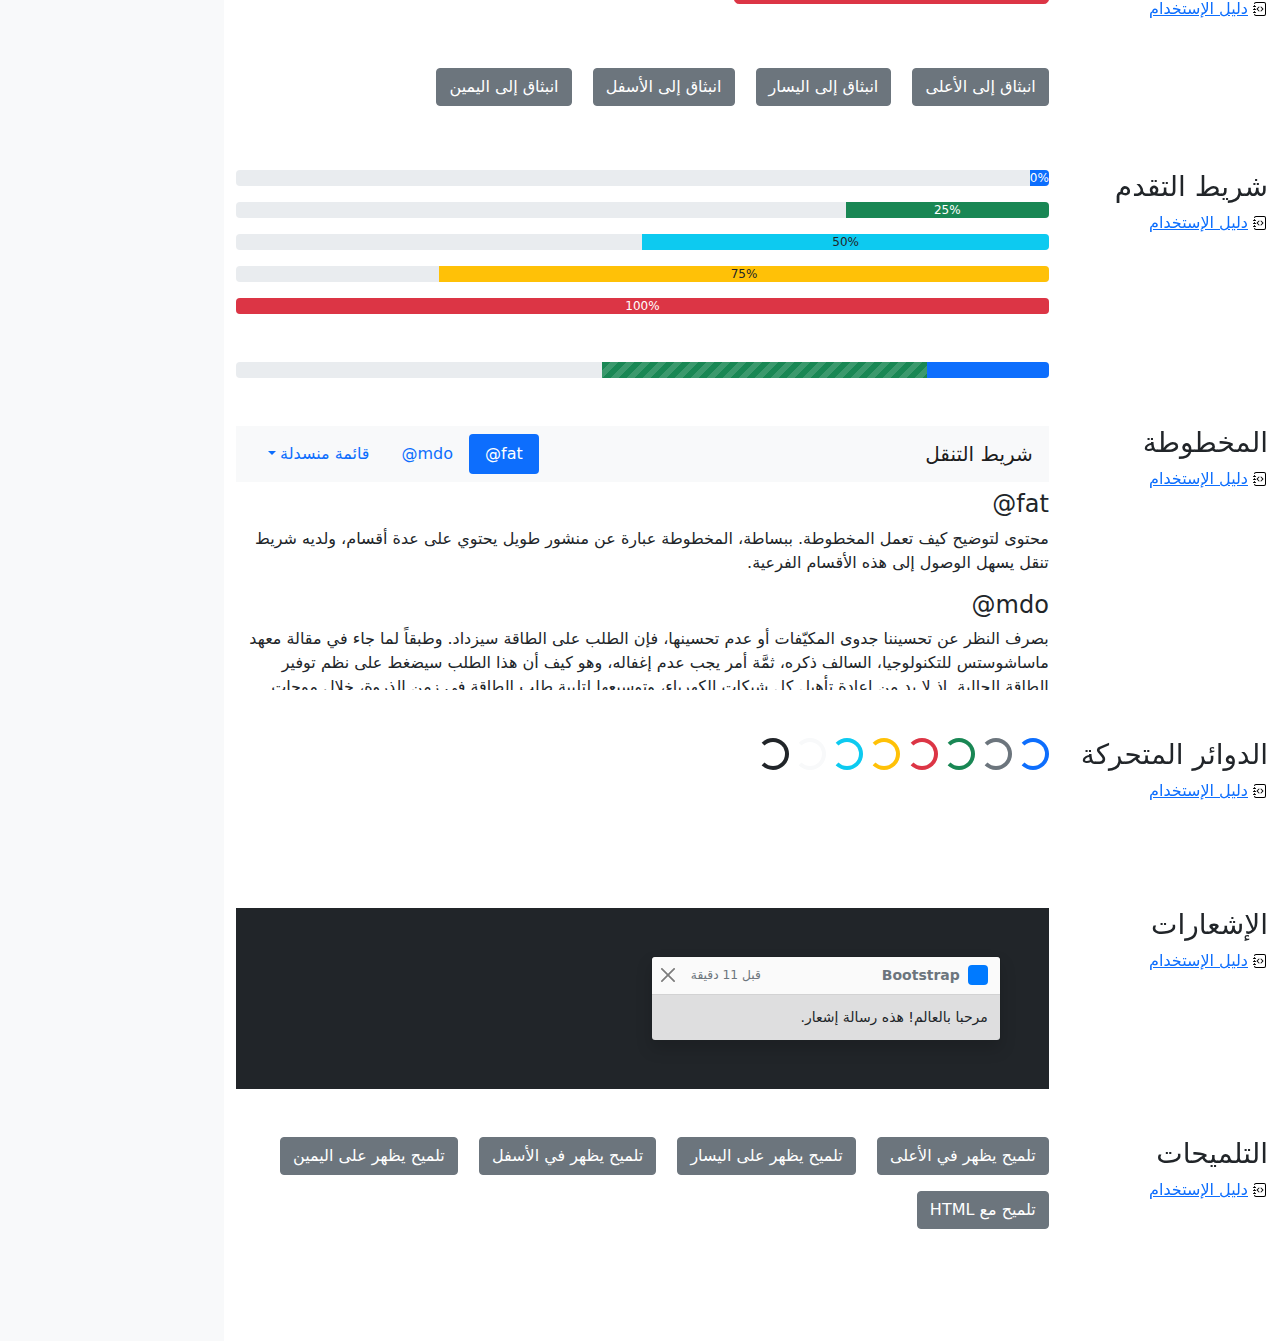
<file: js/bootstrap-5.1.3-examples/bootstrap-5.1.3-examples/cheatsheet-rtl/index.html>
<!doctype html>
<html lang="ar" dir="rtl">
  <head>
    <meta charset="utf-8">
    <meta name="viewport" content="width=device-width, initial-scale=1">
    <meta name="description" content="">
    <meta name="author" content="Mark Otto, Jacob Thornton, and Bootstrap contributors">
    <meta name="generator" content="Hugo 0.88.1">
    <title>ورقة الغش · Bootstrap v5.1</title>

    <link rel="canonical" href="https://getbootstrap.com/docs/5.1/examples/cheatsheet-rtl/">

    

    <!-- Bootstrap core CSS -->
<link href="../assets/dist/css/bootstrap.rtl.min.css" rel="stylesheet">

    <style>
      .bd-placeholder-img {
        font-size: 1.125rem;
        text-anchor: middle;
        -webkit-user-select: none;
        -moz-user-select: none;
        user-select: none;
      }

      @media (min-width: 768px) {
        .bd-placeholder-img-lg {
          font-size: 3.5rem;
        }
      }
    </style>

    
    <!-- Custom styles for this template -->
    <link href="../cheatsheet/cheatsheet.rtl.css" rel="stylesheet">
  </head>
  <body class="bg-light">
    
<header class="bd-header bg-dark py-3 d-flex align-items-stretch border-bottom border-dark">
  <div class="container-fluid d-flex align-items-center">
    <h1 class="d-flex align-items-center fs-4 text-white mb-0">
      <img src="../assets/brand/bootstrap-logo-white.svg" width="38" height="30" class="me-3" alt="Bootstrap">
      ورقة الغش
    </h1>
    <a href="../examples/cheatsheet/" class="ms-auto link-light" hreflang="en">جدول بيانات LTR</a>
  </div>
</header>
<aside class="bd-aside sticky-xl-top text-muted align-self-start mb-3 mb-xl-5 px-2">
  <h2 class="h6 pt-4 pb-3 mb-4 border-bottom">على هذه الصفحة</h2>
  <nav class="small" id="toc">
    <ul class="list-unstyled">
      <li class="my-2">
        <button class="btn d-inline-flex align-items-center collapsed" data-bs-toggle="collapse" aria-expanded="false" data-bs-target="#contents-collapse" aria-controls="contents-collapse">المحتوى</button>
        <ul class="list-unstyled ps-3 collapse" id="contents-collapse">
          <li><a class="d-inline-flex align-items-center rounded" href="#typography">النصوص</a></li>
          <li><a class="d-inline-flex align-items-center rounded" href="#images">الصور</a></li>
          <li><a class="d-inline-flex align-items-center rounded" href="#tables">الجداول</a></li>
          <li><a class="d-inline-flex align-items-center rounded" href="#figures">النماذج البيانية</a></li>
        </ul>
      </li>
      <li class="my-2">
        <button class="btn d-inline-flex align-items-center collapsed" data-bs-toggle="collapse" aria-expanded="false" data-bs-target="#forms-collapse" aria-controls="forms-collapse">النماذج</button>
        <ul class="list-unstyled ps-3 collapse" id="forms-collapse">
          <li><a class="d-inline-flex align-items-center rounded" href="#overview">نظرة عامة</a></li>
          <li><a class="d-inline-flex align-items-center rounded" href="#disabled-forms">الحقول المعطلة</a></li>
          <li><a class="d-inline-flex align-items-center rounded" href="#sizing">الأحجام</a></li>
          <li><a class="d-inline-flex align-items-center rounded" href="#input-group">مجموعة الإدخال</a></li>
          <li><a class="d-inline-flex align-items-center rounded" href="#floating-labels">الحقول ذوي العناوين العائمة</a></li>
          <li><a class="d-inline-flex align-items-center rounded" href="#validation">التحقق</a></li>
        </ul>
      </li>
      <li class="my-2">
        <button class="btn d-inline-flex align-items-center collapsed" data-bs-toggle="collapse" aria-expanded="false" data-bs-target="#components-collapse" aria-controls="components-collapse">مكونات</button>
        <ul class="list-unstyled ps-3 collapse" id="components-collapse">
          <li><a class="d-inline-flex align-items-center rounded" href="#accordion">المطوية</a></li>
          <li><a class="d-inline-flex align-items-center rounded" href="#alerts">الإنذارات</a></li>
          <li><a class="d-inline-flex align-items-center rounded" href="#badge">الشارة</a></li>
          <li><a class="d-inline-flex align-items-center rounded" href="#breadcrumb">مسار التنقل التفصيلي</a></li>
          <li><a class="d-inline-flex align-items-center rounded" href="#buttons">الأزرار</a></li>
          <li><a class="d-inline-flex align-items-center rounded" href="#button-group">مجموعة الأزرار</a></li>
          <li><a class="d-inline-flex align-items-center rounded" href="#card">البطاقة</a></li>
          <li><a class="d-inline-flex align-items-center rounded" href="#carousel">شرائح العرض</a></li>
          <li><a class="d-inline-flex align-items-center rounded" href="#dropdowns">القوائم المنسدلة</a></li>
          <li><a class="d-inline-flex align-items-center rounded" href="#list-group">مجموعة العناصر</a></li>
          <li><a class="d-inline-flex align-items-center rounded" href="#modal">الصندوق العائم</a></li>
          <li><a class="d-inline-flex align-items-center rounded" href="#navs">التنقل</a></li>
          <li><a class="d-inline-flex align-items-center rounded" href="#navbar">شريط التنقل</a></li>
          <li><a class="d-inline-flex align-items-center rounded" href="#pagination">ترقيم الصفحات</a></li>
          <li><a class="d-inline-flex align-items-center rounded" href="#popovers">الصناديق المنبثقة</a></li>
          <li><a class="d-inline-flex align-items-center rounded" href="#progress">شريط التقدم</a></li>
          <li><a class="d-inline-flex align-items-center rounded" href="#scrollspy">المخطوطة</a></li>
          <li><a class="d-inline-flex align-items-center rounded" href="#spinners">الدوائر المتحركة</a></li>
          <li><a class="d-inline-flex align-items-center rounded" href="#toasts">الإشعارات</a></li>
          <li><a class="d-inline-flex align-items-center rounded" href="#tooltips">التلميحات</a></li>
        </ul>
      </li>
    </ul>
  </nav>
</aside>
<div class="bd-cheatsheet container-fluid bg-body">
  <section id="content">
    <h2 class="sticky-xl-top fw-bold pt-3 pt-xl-5 pb-2 pb-xl-3">المحتوى</h2>

    <article class="my-3" id="typography">
      <div class="bd-heading sticky-xl-top align-self-start mt-5 mb-3 mt-xl-0 mb-xl-2">
        <h3>النصوص</h3>
        <a class="d-flex align-items-center" hreflang="en" href="../content/typography/">دليل الإستخدام</a>
      </div>

      <div>
        <div class="bd-example">
        <p class="display-1">العرض 1</p>
        <p class="display-2">العرض 2</p>
        <p class="display-3">العرض 3</p>
        <p class="display-4">العرض 4</p>
        <p class="display-5">العرض 5</p>
        <p class="display-6">العرض 6</p>
        </div>

        <div class="bd-example">
        <p class="h1">عنوان 1</p>
        <p class="h2">عنوان 2</p>
        <p class="h3">عنوان 3</p>
        <p class="h4">عنوان 4</p>
        <p class="h5">عنوان 5</p>
        <p class="h6">عنوان 6</p>
        </div>

        <div class="bd-example">
        <p class="lead">
          هذه قطعة إملائية متميزة، فهي مصممة لتكون بارزة من بين القطع الإملائية الأخرى.
        </p>
        </div>

        <div class="bd-example">
        <p>يمكنك استخدام تصنيف mark <mark>لتحديد</mark> نص.</p>
        <p><del>من المفترض أن يتم التعامل مع هذا السطر كنص محذوف.</del></p>
        <p><s>من المفترض أن يتم التعامل مع هذا السطر على أنه لم يعد دقيقًا.</s></p>
        <p><ins>من المفترض أن يتم التعامل مع هذا السطر كإضافة إلى المستند.</ins></p>
        <p><u>سيتم عرض النص في هذا السطر كما وتحته خط.</u></p>
        <p><small>من المفترض أن يتم التعامل مع هذا السطر على أنه يحوي تفاصيل صغيرة.</small></p>
        <p><strong>هذا السطر يحوي نص عريض.</strong></p>
        <p><em>هذا السطر يحوي نص مائل.</em></p>
        </div>

        <div class="bd-example">
        <blockquote class="blockquote">
          <p>إقتباس مبهر، موضوع في عنصر blockquote</p>
          <footer class="blockquote-footer">شخص مشهور في <cite title= "عنوان المصدر"> عنوان المصدر </cite></footer>
        </blockquote>
        </div>

        <div class="bd-example">
        <ul class="list-unstyled">
          <li>هذه قائمة عناصر.</li>
          <li>بالرغم من أنها مصممة كي لا تظهر كذلك.</li>
          <li>إلا أنها مجهزة كـ قائمة خلف الكواليس</li>
          <li>هذا التصميم ينطبق فقد على القائمة الرئيسية</li>
          <li>القوائم الفرعية
            <ul>
              <li>لا تتأثر بهذا التصميم</li>
              <li>فهي تظهر عليها علامات الترقيم</li>
              <li>وتحتوي على مساحة فارغة بجوارها</li>
            </ul>
          </li>
          <li>قد يكون هذا التصميم مفيدًا في بعض الأحيان.</li>
        </ul>
        </div>

        <div class="bd-example">
        <ul class="list-inline">
          <li class="list-inline-item">هذا عنصر في قائمة.</li>
          <li class="list-inline-item">وهذا أيضًا.</li>
          <li class="list-inline-item">لكنهم يظهرون متجاورين.</li>
        </ul>
        </div>
      </div>
    </article>
    <article class="my-3" id="images">
      <div class="bd-heading sticky-xl-top align-self-start mt-5 mb-3 mt-xl-0 mb-xl-2">
        <h3>الصور</h3>
        <a class="d-flex align-items-center" hreflang="en" href="../content/images/">دليل الإستخدام</a>
      </div>

      <div>
        <div class="bd-example">
        <svg class="bd-placeholder-img bd-placeholder-img-lg img-fluid" width="100%" height="250" xmlns="http://www.w3.org/2000/svg" role="img" aria-label="Placeholder: صورة مستجيبة" preserveAspectRatio="xMidYMid slice" focusable="false"><title>Placeholder</title><rect width="100%" height="100%" fill="#868e96"/><text x="50%" y="50%" fill="#dee2e6" dy=".3em">صورة مستجيبة</text></svg>

        </div>

        <div class="bd-example">
        <svg class="bd-placeholder-img img-thumbnail" width="200" height="200" xmlns="http://www.w3.org/2000/svg" role="img" aria-label="صورة عنصر نائب مربع عام مع حدود بيضاء حولها ، مما يجعلها تشبه صورة تم التقاطها بكاميرا فورية قديمة: 200x200" preserveAspectRatio="xMidYMid slice" focusable="false"><title>صورة عنصر نائب مربع عام مع حدود بيضاء حولها ، مما يجعلها تشبه صورة تم التقاطها بكاميرا فورية قديمة</title><rect width="100%" height="100%" fill="#868e96"/><text x="50%" y="50%" fill="#dee2e6" dy=".3em">200x200</text></svg>

        </div>
      </div>
    </article>
    <article class="my-3" id="tables">
      <div class="bd-heading sticky-xl-top align-self-start mt-5 mb-3 mt-xl-0 mb-xl-2">
        <h3>الجداول</h3>
        <a class="d-flex align-items-center" hreflang="en" href="../content/tables/">دليل الإستخدام</a>
      </div>

      <div>
        <div class="bd-example">
        <table class="table table-striped">
          <thead>
          <tr>
            <th scope="col">#</th>
            <th scope="col">الاسم الاول</th>
            <th scope="col">الكنية</th>
            <th scope="col">الاسم المستعار</th>
          </tr>
          </thead>
          <tbody>
          <tr>
            <th scope="row">1</th>
            <td>Mark</td>
            <td>Otto</td>
            <td><bdo lang="en" dir="ltr">@mdo</bdo></td>
          </tr>
          <tr>
            <th scope="row">2</th>
            <td>Jacob</td>
            <td>Thornton</td>
            <td><bdo lang="en" dir="ltr">@fat</bdo></td>
          </tr>
          <tr>
            <th scope="row">3</th>
            <td colspan="2">Larry the Bird</td>
            <td><bdo lang="en" dir="ltr">@twitter</bdo></td>
          </tr>
          </tbody>
        </table>
        </div>

        <div class="bd-example">
        <table class="table table-dark table-borderless">
          <thead>
          <tr>
            <th scope="col">#</th>
            <th scope="col">الاسم الاول</th>
            <th scope="col">الكنية</th>
            <th scope="col">الاسم المستعار</th>
          </tr>
          </thead>
          <tbody>
          <tr>
            <th scope="row">1</th>
            <td>Mark</td>
            <td>Otto</td>
            <td><bdo lang="en" dir="ltr">@mdo</bdo></td>
          </tr>
          <tr>
            <th scope="row">2</th>
            <td>Jacob</td>
            <td>Thornton</td>
            <td><bdo lang="en" dir="ltr">@fat</bdo></td>
          </tr>
          <tr>
            <th scope="row">3</th>
            <td colspan="2">Larry the Bird</td>
            <td><bdo lang="en" dir="ltr">@twitter</bdo></td>
          </tr>
          </tbody>
        </table>
        </div>

        <div class="bd-example">
        <table class="table table-hover">
          <thead>
          <tr>
            <th scope="col">Class</th>
            <th scope="col">عنوان</th>
            <th scope="col">عنوان</th>
          </tr>
          </thead>
          <tbody>
          <tr>
            <th scope="row">Default</th>
            <td>خلية</td>
            <td>خلية</td>
          </tr>
          
          <tr class="table-primary">
            <th scope="row">Primary</th>
            <td>خلية</td>
            <td>خلية</td>
          </tr>
          <tr class="table-secondary">
            <th scope="row">Secondary</th>
            <td>خلية</td>
            <td>خلية</td>
          </tr>
          <tr class="table-success">
            <th scope="row">Success</th>
            <td>خلية</td>
            <td>خلية</td>
          </tr>
          <tr class="table-danger">
            <th scope="row">Danger</th>
            <td>خلية</td>
            <td>خلية</td>
          </tr>
          <tr class="table-warning">
            <th scope="row">Warning</th>
            <td>خلية</td>
            <td>خلية</td>
          </tr>
          <tr class="table-info">
            <th scope="row">Info</th>
            <td>خلية</td>
            <td>خلية</td>
          </tr>
          <tr class="table-light">
            <th scope="row">Light</th>
            <td>خلية</td>
            <td>خلية</td>
          </tr>
          <tr class="table-dark">
            <th scope="row">Dark</th>
            <td>خلية</td>
            <td>خلية</td>
          </tr>
          </tbody>
        </table>
        </div>

        <div class="bd-example">
        <table class="table table-sm table-bordered">
          <thead>
          <tr>
            <th scope="col">#</th>
            <th scope="col">الاسم الاول</th>
            <th scope="col">الكنية</th>
            <th scope="col">الاسم المستعار</th>
          </tr>
          </thead>
          <tbody>
          <tr>
            <th scope="row">1</th>
            <td>Mark</td>
            <td>Otto</td>
            <td><bdo lang="en" dir="ltr">@mdo</bdo></td>
          </tr>
          <tr>
            <th scope="row">2</th>
            <td>Jacob</td>
            <td>Thornton</td>
            <td><bdo lang="en" dir="ltr">@fat</bdo></td>
          </tr>
          <tr>
            <th scope="row">3</th>
            <td colspan="2">Larry the Bird</td>
            <td><bdo lang="en" dir="ltr">@twitter</bdo></td>
          </tr>
          </tbody>
        </table>
        </div>
      </div>
    </article>
    <article class="my-3" id="figures">
      <div class="bd-heading sticky-xl-top align-self-start mt-5 mb-3 mt-xl-0 mb-xl-2">
        <h3>النماذج البيانية</h3>
        <a class="d-flex align-items-center" hreflang="en" href="../content/figures/">دليل الإستخدام</a>
      </div>

      <div>
        <div class="bd-example">
        <figure class="figure">
          <svg class="bd-placeholder-img figure-img img-fluid rounded" width="400" height="300" xmlns="http://www.w3.org/2000/svg" role="img" aria-label="Placeholder: 400x300" preserveAspectRatio="xMidYMid slice" focusable="false"><title>Placeholder</title><rect width="100%" height="100%" fill="#868e96"/><text x="50%" y="50%" fill="#dee2e6" dy=".3em">400x300</text></svg>

          <figcaption class="figure-caption">شرح للصورة أعلاه.</figcaption>
        </figure>
        </div>
      </div>
    </article>
  </section>

  <section id="forms">
    <h2 class="sticky-xl-top fw-bold pt-3 pt-xl-5 pb-2 pb-xl-3">النماذج</h2>

    <article class="my-3" id="overview">
      <div class="bd-heading sticky-xl-top align-self-start mt-5 mb-3 mt-xl-0 mb-xl-2">
        <h3>نظرة عامة</h3>
        <a class="d-flex align-items-center" hreflang="en" href="../forms/overview/">دليل الإستخدام</a>
      </div>

      <div>
        <div class="bd-example">
        <form>
          <div class="mb-3">
            <label for="exampleInputEmail1" class="form-label">البريد الإلكتروني</label>
            <input type="email" class="form-control" id="exampleInputEmail1" aria-describedby="emailHelp">
            <div id="emailHelp" class="form-text">لن نقوم بمشاركة بريدك الإلكتروني مع أي شخص آخر.</div>
          </div>
          <div class="mb-3">
            <label for="exampleInputPassword1" class="form-label">كلمة السر</label>
            <input type="password" class="form-control" id="exampleInputPassword1">
          </div>
          <div class="mb-3 form-check">
            <input type="checkbox" class="form-check-input" id="exampleCheck1">
            <label class="form-check-label" for="exampleCheck1">اخترني</label>
          </div>
          <fieldset class="mb-3">
            <legend>أزرار الاختيار الأحادي</legend>
            <div class="form-check">
              <input type="radio" name="radios" class="form-check-input" id="exampleRadio1" checked>
              <label class="form-check-label" for="exampleRadio1">الخيار الافتراضي</label>
            </div>
            <div class="mb-3 form-check">
              <input type="radio" name="radios" class="form-check-input" id="exampleRadio2">
              <label class="form-check-label" for="exampleRadio2">خيار آخر</label>
            </div>
          </fieldset>
          <div class="mb-3">
            <label class="form-label" for="customFile">رفع</label>
            <input type="file" class="form-control" id="customFile">
          </div>
          <div class="mb-3 form-check form-switch">
            <input class="form-check-input" type="checkbox" role="switch" id="flexSwitchCheckChecked" checked>
            <label class="form-check-label" for="flexSwitchCheckChecked">زر على شكل مفتاح اختيار.</label>
          </div>
          <div class="mb-3">
            <label for="customRange3" class="form-label">مثال على حقل اختيار نطاقي</label>
            <input type="range" class="form-range" min="0" max="5" step="0.5" id="customRange3">
          </div>
          <button type="submit" class="btn btn-primary">إرسال</button>
        </form>
        </div>
      </div>
    </article>
    <article class="my-3" id="disabled-forms">
      <div class="bd-heading sticky-xl-top align-self-start mt-5 mb-3 mt-xl-0 mb-xl-2">
        <h3>الحقول المعطلة</h3>
        <a class="d-flex align-items-center" hreflang="en" href="../forms/overview/#disabled-forms">دليل الإستخدام</a>
      </div>

      <div>
        <div class="bd-example">
        <form>
          <fieldset disabled aria-label="مثال على مجموعة الحقول المعطلة">
            <div class="mb-3">
              <label for="disabledTextInput" class="form-label">حقل إدخال معطل</label>
              <input type="text" id="disabledTextInput" class="form-control" placeholder="حقل إدخال معطل">
            </div>
            <div class="mb-3">
              <label for="disabledSelect" class="form-label">قائمة اختيار معطلة</label>
              <select id="disabledSelect" class="form-select">
                <option>خيار معطل</option>
              </select>
            </div>
            <div class="mb-3">
              <div class="form-check">
                <input class="form-check-input" type="checkbox" id="disabledFieldsetCheck" disabled>
                <label class="form-check-label" for="disabledFieldsetCheck">
                  زر اختيار معطل
                </label>
              </div>
            </div>
            <fieldset class="mb-3">
              <legend>أزرار اختيار أحادي معطلين</legend>
              <div class="form-check">
                <input type="radio" name="radios" class="form-check-input" id="disabledRadio1" disabled>
                <label class="form-check-label" for="disabledRadio1">خيار معطل</label>
              </div>
              <div class="mb-3 form-check">
                <input type="radio" name="radios" class="form-check-input" id="disabledRadio2" disabled>
                <label class="form-check-label" for="disabledRadio2">خيار آخر معطل</label>
              </div>
            </fieldset>
            <div class="mb-3">
              <label class="form-label" for="disabledCustomFile">رفع معطل</label>
              <input type="file" class="form-control" id="disabledCustomFile" disabled>
            </div>
            <div class="mb-3 form-check form-switch">
              <input class="form-check-input" type="checkbox" role="switch" id="disabledSwitchCheckChecked" checked disabled>
              <label class="form-check-label" for="disabledSwitchCheckChecked">زر معطل على شكل مفتاح اختيار.</label>
            </div>
            <div class="mb-3">
              <label for="disabledRange" class="form-label">حقل اختيار نطاقي معطل</label>
              <input type="range" class="form-range" min="0" max="5" step="0.5" id="disabledRange">
            </div>
            <button type="submit" class="btn btn-primary">إرسال</button>
          </fieldset>
        </form>
        </div>
      </div>
    </article>
    <article class="my-3" id="sizing">
      <div class="bd-heading sticky-xl-top align-self-start mt-5 mb-3 mt-xl-0 mb-xl-2">
        <h3>الأحجام</h3>
        <a class="d-flex align-items-center" hreflang="en" href="../forms/form-control/#sizing">دليل الإستخدام</a>
      </div>

      <div>
        <div class="bd-example">
        <div class="mb-3">
          <input class="form-control form-control-lg" type="text" placeholder="حقل إدخال كبير" aria-label=".form-control-lg مثال">
        </div>
        <div class="mb-3">
          <select class="form-select form-select-lg mb-3" aria-label=".form-select-lg مثال">
            <option selected>افتح قائمة الاختيار هذه</option>
            <option value="1">واحد</option>
            <option value="2">اثنان</option>
            <option value="3">ثلاثة</option>
          </select>
        </div>
        <div class="mb-3">
          <input type="file" class="form-control form-control-lg" aria-label="مثال على إدخال ملف كبير">
        </div>
        </div>

        <div class="bd-example">
        <div class="mb-3">
          <input class="form-control form-control-sm" type="text" placeholder="حقل إدخال صغير" aria-label=".form-control-sm مثال">
        </div>
        <div class="mb-3">
          <select class="form-select form-select-sm" aria-label=".form-select-sm مثال">
            <option selected>افتح قائمة الاختيار هذه</option>
            <option value="1">واحد</option>
            <option value="2">اثنان</option>
            <option value="3">ثلاثة</option>
          </select>
        </div>
        <div class="mb-3">
          <input type="file" class="form-control form-control-sm" aria-label="مثال على إدخال ملف صغير">
        </div>
        </div>
      </div>
    </article>
    <article class="my-3" id="input-group">
      <div class="bd-heading sticky-xl-top align-self-start mt-5 mb-3 mt-xl-0 mb-xl-2">
        <h3>مجموعة الإدخال</h3>
        <a class="d-flex align-items-center" hreflang="en" href="../forms/input-group/">دليل الإستخدام</a>
      </div>

      <div>
        <div class="bd-example">
        <div class="input-group mb-3">
          <span class="input-group-text" id="basic-addon1">أنا اسمي</span>
          <input type="text" class="form-control" placeholder="فلان الفلاني" aria-label="الاسم" aria-describedby="basic-addon1">
        </div>
        <div class="input-group mb-3">
          <input type="text" class="form-control" placeholder="أنا أحب الكعك والقهوة" aria-label="الطعام المفضل" aria-describedby="basic-addon2">
          <span class="input-group-text" id="basic-addon2">وغيرها</span>
        </div>
        <label for="basic-url" class="form-label">عنوان حسابك الشخصي</label>
        <div class="input-group mb-3">
          <input type="text" class="form-control" id="basic-url" aria-describedby="basic-addon3">
          <span class="input-group-text" id="basic-addon3"><bdo lang="en" dir="ltr">https://example.com/users/</bdo></span>
        </div>
        <div class="input-group mb-3">
          <span class="input-group-text"><bdo lang="en" dir="ltr">.00</bdo></span>
          <input type="text" class="form-control" aria-label="المبلغ (لأقرب دولار)">
          <span class="input-group-text">$</span>
        </div>
        <div class="input-group">
          <span class="input-group-text">مع textarea</span>
          <textarea class="form-control" aria-label="مع textarea"></textarea>
        </div>
        </div>
      </div>
    </article>
    <article class="my-3" id="floating-labels">
      <div class="bd-heading sticky-xl-top align-self-start mt-5 mb-3 mt-xl-0 mb-xl-2">
        <h3>الحقول ذوي العناوين العائمة</h3>
        <a class="d-flex align-items-center" href="../forms/floating-labels/">دليل الإستخدام</a>
      </div>

      <div>
        <div class="bd-example">
        <form>
          <div class="form-floating mb-3">
            <input type="email" class="form-control" id="floatingInput" placeholder="name@example.com">
            <label for="floatingInput">البريد الالكتروني</label>
          </div>
          <div class="form-floating">
            <input type="password" class="form-control" id="floatingPassword" placeholder="كلمة السر">
            <label for="floatingPassword">كلمة السر</label>
          </div>
        </form>
        </div>
      </div>
    </article>
    <article class="my-3" id="validation">
      <div class="bd-heading sticky-xl-top align-self-start mt-5 mb-3 mt-xl-0 mb-xl-2">
        <h3>التحقق</h3>
        <a class="d-flex align-items-center" hreflang="en" href="../forms/validation/">دليل الإستخدام</a>
      </div>

      <div>
        <div class="bd-example">
        <form class="row g-3">
          <div class="col-md-4">
            <label for="validationServer01" class="form-label">الاسم الاول</label>
            <input type="text" class="form-control is-valid" id="validationServer01" value="Mark" required>
            <div class="valid-feedback">
              يبدو صحيحًا!
            </div>
          </div>
          <div class="col-md-4">
            <label for="validationServer02" class="form-label">الكنية</label>
            <input type="text" class="form-control is-valid" id="validationServer02" value="Otto" required>
            <div class="valid-feedback">
              يبدو صحيحًا!
            </div>
          </div>
          <div class="col-md-4">
            <label for="validationServerUsername" class="form-label">اسم المستخدم</label>
            <div class="input-group has-validation">
              <input type="text" class="form-control is-invalid" id="validationServerUsername" aria-describedby="inputGroupPrepend3" required>
              <span class="input-group-text" id="inputGroupPrepend3">@</span>
              <div class="invalid-feedback">
                يرجى اختيار اسم مستخدم.
              </div>
            </div>
          </div>
          <div class="col-md-6">
            <label for="validationServer03" class="form-label">مدينة</label>
            <input type="text" class="form-control is-invalid" id="validationServer03" required>
            <div class="invalid-feedback">
              يرجى إدخال مدينة صحيحة.
            </div>
          </div>
          <div class="col-md-3">
            <label for="validationServer04" class="form-label">حالة</label>
            <select class="form-select is-invalid" id="validationServer04" required>
              <option selected disabled value="">اختر...</option>
              <option>...</option>
            </select>
            <div class="invalid-feedback">
              يرجى اختيار ولاية صحيحة.
            </div>
          </div>
          <div class="col-md-3">
            <label for="validationServer05" class="form-label">الرمز البريدي</label>
            <input type="text" class="form-control is-invalid" id="validationServer05" required>
            <div class="invalid-feedback">
              يرجى إدخال رمز بريدي صحيح.
            </div>
          </div>
          <div class="col-12">
            <div class="form-check">
              <input class="form-check-input is-invalid" type="checkbox" value="" id="invalidCheck3" required>
              <label class="form-check-label" for="invalidCheck3">
                أوافق على الشروط والأحكام
              </label>
              <div class="invalid-feedback">
                تجب الموافقة قبل إرسال النموذج.
              </div>
            </div>
          </div>
          <div class="col-12">
            <button class="btn btn-primary" type="submit">إرسال النموذج</button>
          </div>
        </form>
        </div>
      </div>
    </article>
  </section>

  <section id="components">
    <h2 class="sticky-xl-top fw-bold pt-3 pt-xl-5 pb-2 pb-xl-3">العناصر</h2>

    <article class="my-3" id="accordion">
      <div class="bd-heading sticky-xl-top align-self-start mt-5 mb-3 mt-xl-0 mb-xl-2">
        <h3>المطوية</h3>
        <a class="d-flex align-items-center" hreflang="en" href="../components/accordion/">دليل الإستخدام</a>
      </div>

      <div>
        <div class="bd-example">
        <div class="accordion" id="accordionExample">
          <div class="accordion-item">
            <h4 class="accordion-header" id="headingOne">
              <button class="accordion-button" type="button" data-bs-toggle="collapse" data-bs-target="#collapseOne" aria-expanded="true" aria-controls="collapseOne">
                عنصر المطوية الأول
              </button>
            </h4>
            <div id="collapseOne" class="accordion-collapse collapse show" aria-labelledby="headingOne" data-bs-parent="#accordionExample">
              <div class="accordion-body">
                <strong>هذا هو محتوى عنصر المطوية الأول.</strong> سيكون المحتوى مخفيًا بشكل إفتراضي حتى يقوم Bootstrap بإضافة الكلاسات اللازمة لكل عنصر في المطوية. هذه الكلاسات تتحكم بالمظهر العام ووتتحكم أيضا بإظهار وإخفاء أقسام المطوية عبر حركات CSS الإنتقالية. يمكنك تعديل أي من هذه عبر كلاسات CSS خاصة بك، او عبر تغيير القيم الإفتراضية المقدمة من Bootsrap. من الجدير بالذكر أنه يمكن وضع أي كود HTML هنا، ولكن الحركة الإنتقالية قد تحد من الoverflow.
              </div>
            </div>
          </div>
          <div class="accordion-item">
            <h4 class="accordion-header" id="headingTwo">
              <button class="accordion-button collapsed" type="button" data-bs-toggle="collapse" data-bs-target="#collapseTwo" aria-expanded="false" aria-controls="collapseTwo">
                عنصر المطوية الثاني
              </button>
            </h4>
            <div id="collapseTwo" class="accordion-collapse collapse" aria-labelledby="headingTwo" data-bs-parent="#accordionExample">
              <div class="accordion-body">
                <strong>هذا هو محتوى عنصر المطوية الثاني.</strong> سيكون المحتوى مخفيًا بشكل إفتراضي حتى يقوم Bootstrap بإضافة الكلاسات اللازمة لكل عنصر في المطوية. هذه الكلاسات تتحكم بالمظهر العام ووتتحكم أيضا بإظهار وإخفاء أقسام المطوية عبر حركات CSS الإنتقالية. يمكنك تعديل أي من هذه عبر كلاسات CSS خاصة بك، او عبر تغيير القيم الإفتراضية المقدمة من Bootsrap. من الجدير بالذكر أنه يمكن وضع أي كود HTML هنا، ولكن الحركة الإنتقالية قد تحد من الoverflow.
              </div>
            </div>
          </div>
          <div class="accordion-item">
            <h4 class="accordion-header" id="headingThree">
              <button class="accordion-button collapsed" type="button" data-bs-toggle="collapse" data-bs-target="#collapseThree" aria-expanded="false" aria-controls="collapseThree">
                عنصر المطوية الثالث
              </button>
            </h4>
            <div id="collapseThree" class="accordion-collapse collapse" aria-labelledby="headingThree" data-bs-parent="#accordionExample">
              <div class="accordion-body">
                <strong>هذا هو محتوى عنصر المطوية الثالث.</strong> سيكون المحتوى مخفيًا بشكل إفتراضي حتى يقوم Bootstrap بإضافة الكلاسات اللازمة لكل عنصر في المطوية. هذه الكلاسات تتحكم بالمظهر العام ووتتحكم أيضا بإظهار وإخفاء أقسام المطوية عبر حركات CSS الإنتقالية. يمكنك تعديل أي من هذه عبر كلاسات CSS خاصة بك، او عبر تغيير القيم الإفتراضية المقدمة من Bootsrap. من الجدير بالذكر أنه يمكن وضع أي كود HTML هنا، ولكن الحركة الإنتقالية قد تحد من الoverflow.
              </div>
            </div>
          </div>
        </div>
        </div>
      </div>
    </article>
    <article class="my-3" id="alerts">
      <div class="bd-heading sticky-xl-top align-self-start mt-5 mb-3 mt-xl-0 mb-xl-2">
        <h3>الإنذارات</h3>
        <a class="d-flex align-items-center" hreflang="en" href="../components/alerts/">دليل الإستخدام</a>
      </div>

      <div>
        <div class="bd-example">
        
        <div class="alert alert-primary alert-dismissible fade show" role="alert">
          تنبيه primary بسيط مع <a href="#" class="alert-link">رابط مثال</a>. أعطها نقرة إذا أردت.
          <button type="button" class="btn-close" data-bs-dismiss="alert" aria-label="قريب"></button>
        </div>
        <div class="alert alert-secondary alert-dismissible fade show" role="alert">
          تنبيه secondary بسيط مع <a href="#" class="alert-link">رابط مثال</a>. أعطها نقرة إذا أردت.
          <button type="button" class="btn-close" data-bs-dismiss="alert" aria-label="قريب"></button>
        </div>
        <div class="alert alert-success alert-dismissible fade show" role="alert">
          تنبيه success بسيط مع <a href="#" class="alert-link">رابط مثال</a>. أعطها نقرة إذا أردت.
          <button type="button" class="btn-close" data-bs-dismiss="alert" aria-label="قريب"></button>
        </div>
        <div class="alert alert-danger alert-dismissible fade show" role="alert">
          تنبيه danger بسيط مع <a href="#" class="alert-link">رابط مثال</a>. أعطها نقرة إذا أردت.
          <button type="button" class="btn-close" data-bs-dismiss="alert" aria-label="قريب"></button>
        </div>
        <div class="alert alert-warning alert-dismissible fade show" role="alert">
          تنبيه warning بسيط مع <a href="#" class="alert-link">رابط مثال</a>. أعطها نقرة إذا أردت.
          <button type="button" class="btn-close" data-bs-dismiss="alert" aria-label="قريب"></button>
        </div>
        <div class="alert alert-info alert-dismissible fade show" role="alert">
          تنبيه info بسيط مع <a href="#" class="alert-link">رابط مثال</a>. أعطها نقرة إذا أردت.
          <button type="button" class="btn-close" data-bs-dismiss="alert" aria-label="قريب"></button>
        </div>
        <div class="alert alert-light alert-dismissible fade show" role="alert">
          تنبيه light بسيط مع <a href="#" class="alert-link">رابط مثال</a>. أعطها نقرة إذا أردت.
          <button type="button" class="btn-close" data-bs-dismiss="alert" aria-label="قريب"></button>
        </div>
        <div class="alert alert-dark alert-dismissible fade show" role="alert">
          تنبيه dark بسيط مع <a href="#" class="alert-link">رابط مثال</a>. أعطها نقرة إذا أردت.
          <button type="button" class="btn-close" data-bs-dismiss="alert" aria-label="قريب"></button>
        </div>
        </div>

        <div class="bd-example">
        <div class="alert alert-success" role="alert">
          <h4 class="alert-heading">أحسنت!</h4>
          <p>لقد نجحت في قراءة رسالة التنبيه المهمة هذه. سيتم تشغيل نص المثال هذا لفترة أطول قليلاً حتى تتمكن من رؤية كيفية عمل التباعد داخل التنبيه مع هذا النوع من المحتوى.</p>
          <hr>
          <p class="mb-0">كلما احتجت إلى ذلك ، تأكد من استخدام أدوات الهامش للحفاظ على الأشياء لطيفة ومرتبة.</p>
        </div>
        </div>
      </div>
    </article>
    <article class="my-3" id="badge">
      <div class="bd-heading sticky-xl-top align-self-start mt-5 mb-3 mt-xl-0 mb-xl-2">
        <h3>الشارة</h3>
        <a class="d-flex align-items-center" hreflang="en" href="../components/badge/">دليل الإستخدام</a>
      </div>

      <div>
        <div class="bd-example">
        <p class="h1">مثال على عنوان <span class="badge bg-primary">جديد</span></p>
        <p class="h2">مثال على عنوان <span class="badge bg-secondary">جديد</span></p>
        <p class="h3">مثال على عنوان <span class="badge bg-success">جديد</span></p>
        <p class="h4">مثال على عنوان <span class="badge bg-danger">جديد</span></p>
        <p class="h5">مثال على عنوان <span class="badge bg-warning text-dark">جديد</span></p>
        <p class="h6">مثال على عنوان <span class="badge bg-info text-dark">جديد</span></p>
        <p class="h6">مثال على عنوان <span class="badge bg-light text-dark">جديد</span></p>
        <p class="h6">مثال على عنوان <span class="badge bg-dark">جديد</span></p>
        </div>

        <div class="bd-example">
        
        <span class="badge rounded-pill bg-primary">Primary</span>
        <span class="badge rounded-pill bg-secondary">Secondary</span>
        <span class="badge rounded-pill bg-success">Success</span>
        <span class="badge rounded-pill bg-danger">Danger</span>
        <span class="badge rounded-pill bg-warning text-dark">Warning</span>
        <span class="badge rounded-pill bg-info text-dark">Info</span>
        <span class="badge rounded-pill bg-light text-dark">Light</span>
        <span class="badge rounded-pill bg-dark">Dark</span>
        </div>
      </div>
    </article>
    <article class="my-3" id="breadcrumb">
      <div class="bd-heading sticky-xl-top align-self-start mt-5 mb-3 mt-xl-0 mb-xl-2">
        <h3>مسار التنقل التفصيلي (فتات الخبز)</h3>
        <a class="d-flex align-items-center" hreflang="en" href="../components/breadcrumb/">دليل الإستخدام</a>
      </div>

      <div>
        <div class="bd-example">
        <nav aria-label="فتات الخبز">
          <ol class="breadcrumb">
            <li class="breadcrumb-item"><a href="#">الصفحة الرئيسية</a></li>
            <li class="breadcrumb-item"><a href="#">المكتبة</a></li>
            <li class="breadcrumb-item active" aria-current="page">البيانات</li>
          </ol>
        </nav>
        </div>
      </div>
    </article>
    <article class="my-3" id="buttons">
      <div class="bd-heading sticky-xl-top align-self-start mt-5 mb-3 mt-xl-0 mb-xl-2">
        <h3>الأزرار</h3>
        <a class="d-flex align-items-center" hreflang="en" href="../components/buttons/">دليل الإستخدام</a>
      </div>

      <div>
        <div class="bd-example">
        
        <button type="button" class="btn btn-primary">Primary</button>
        <button type="button" class="btn btn-secondary">Secondary</button>
        <button type="button" class="btn btn-success">Success</button>
        <button type="button" class="btn btn-danger">Danger</button>
        <button type="button" class="btn btn-warning">Warning</button>
        <button type="button" class="btn btn-info">Info</button>
        <button type="button" class="btn btn-light">Light</button>
        <button type="button" class="btn btn-dark">Dark</button>

        <button type="button" class="btn btn-link">رابط</button>
        </div>

        <div class="bd-example">
        
        <button type="button" class="btn btn-outline-primary">Primary</button>
        <button type="button" class="btn btn-outline-secondary">Secondary</button>
        <button type="button" class="btn btn-outline-success">Success</button>
        <button type="button" class="btn btn-outline-danger">Danger</button>
        <button type="button" class="btn btn-outline-warning">Warning</button>
        <button type="button" class="btn btn-outline-info">Info</button>
        <button type="button" class="btn btn-outline-light">Light</button>
        <button type="button" class="btn btn-outline-dark">Dark</button>
        </div>

        <div class="bd-example">
        <button type="button" class="btn btn-primary btn-sm">زر صغير</button>
        <button type="button" class="btn btn-primary">زر قياسي</button>
        <button type="button" class="btn btn-primary btn-lg">زر كبير</button>
        </div>
      </div>
    </article>
    <article class="my-3" id="button-group">
      <div class="bd-heading sticky-xl-top align-self-start mt-5 mb-3 mt-xl-0 mb-xl-2">
        <h3>مجموعة الأزرار</h3>
        <a class="d-flex align-items-center" hreflang="en" href="../components/button-group/">دليل الإستخدام</a>
      </div>

      <div>
        <div class="bd-example">
        <div class="btn-toolbar" role="toolbar" aria-label="شريط أدوات مع مجموعات أزرار">
          <div class="btn-group me-2" role="group" aria-label="المجموعة الأولى">
            <button type="button" class="btn btn-secondary">1</button>
            <button type="button" class="btn btn-secondary">2</button>
            <button type="button" class="btn btn-secondary">3</button>
            <button type="button" class="btn btn-secondary">4</button>
          </div>
          <div class="btn-group me-2" role="group" aria-label="المجموعة الثانية">
            <button type="button" class="btn btn-secondary">5</button>
            <button type="button" class="btn btn-secondary">6</button>
            <button type="button" class="btn btn-secondary">7</button>
          </div>
          <div class="btn-group" role="group" aria-label="المجموعة الثالثة">
            <button type="button" class="btn btn-secondary">8</button>
          </div>
        </div>
        </div>
      </div>
    </article>
    <article class="my-3" id="card">
      <div class="bd-heading sticky-xl-top align-self-start mt-5 mb-3 mt-xl-0 mb-xl-2">
        <h3>البطاقة</h3>
        <a class="d-flex align-items-center" hreflang="en" href="../components/card/">دليل الإستخدام</a>
      </div>

      <div>
        <div class="bd-example">
        <div class="row  row-cols-1 row-cols-md-2 g-4">
          <div class="col">
            <div class="card">
              <svg class="bd-placeholder-img card-img-top" width="100%" height="180" xmlns="http://www.w3.org/2000/svg" role="img" aria-label="Placeholder: غطاء الصورة" preserveAspectRatio="xMidYMid slice" focusable="false"><title>Placeholder</title><rect width="100%" height="100%" fill="#868e96"/><text x="50%" y="50%" fill="#dee2e6" dy=".3em">غطاء الصورة</text></svg>

              <div class="card-body">
                <h5 class="card-title">عنوان البطاقة</h5>
                <p class="card-text">بعض الأمثلة السريعة للنصوص للبناء على عنوان البطاقة وتشكيل الجزء الأكبر من محتوى البطاقة.</p>
                <a href="#" class="btn btn-primary">اذهب لمكان ما</a>
              </div>
            </div>
          </div>
          <div class="col">
            <div class="card">
              <div class="card-header">
                متميز
              </div>
              <div class="card-body">
                <h5 class="card-title">عنوان البطاقة</h5>
                <p class="card-text">بعض الأمثلة السريعة للنصوص للبناء على عنوان البطاقة وتشكيل الجزء الأكبر من محتوى البطاقة.</p>
                <a href="#" class="btn btn-primary">اذهب لمكان ما</a>
              </div>
              <div class="card-footer text-muted">
                منذ يومان
              </div>
            </div>
          </div>
          <div class="col">
            <div class="card">
              <div class="card-body">
                <h5 class="card-title">عنوان البطاقة</h5>
                <p class="card-text">بعض الأمثلة السريعة للنصوص للبناء على عنوان البطاقة وتشكيل الجزء الأكبر من محتوى البطاقة.</p>
              </div>
              <ul class="list-group list-group-flush">
                <li class="list-group-item">عنصر</li>
                <li class="list-group-item">عنصر آخر</li>
                <li class="list-group-item">عنصر ثالث</li>
              </ul>
              <div class="card-body">
                <a href="#" class="card-link">رابط البطاقة</a>
                <a href="#" class="card-link">رابط آخر</a>
              </div>
            </div>
          </div>
          <div class="col">
            <div class="card">
              <div class="row g-0">
                <div class="col-md-4">
                  <svg class="bd-placeholder-img" width="100%" height="250" xmlns="http://www.w3.org/2000/svg" role="img" aria-label="Placeholder: صورة" preserveAspectRatio="xMidYMid slice" focusable="false"><title>Placeholder</title><rect width="100%" height="100%" fill="#868e96"/><text x="50%" y="50%" fill="#dee2e6" dy=".3em">صورة</text></svg>

                </div>
                <div class="col-md-8">
                  <div class="card-body">
                    <h5 class="card-title">عنوان البطاقة</h5>
                    <p class="card-text">هذه بطاقة أعرض مع نص داعم تحتها كمقدمة طبيعية لمحتوى إضافي. هذا المحتوى أطول قليلاً.</p>
                    <p class="card-text"><small class="text-muted">آخر تحديث منذ 3 دقائق</small></p>
                  </div>
                </div>
              </div>
            </div>
          </div>
        </div>
        </div>
      </div>
    </article>
    <article class="my-3" id="carousel">
      <div class="bd-heading sticky-xl-top align-self-start mt-5 mb-3 mt-xl-0 mb-xl-2">
        <h3>شرائح العرض</h3>
        <a class="d-flex align-items-center" hreflang="en" href="../components/carousel/">دليل الإستخدام</a>
      </div>

      <div>
        <div class="bd-example">
        <div id="carouselExampleCaptions" class="carousel slide" data-bs-ride="carousel">
          <div class="carousel-indicators">
            <button type="button" data-bs-target="#carouselExampleCaptions" data-bs-slide-to="0" class="active" aria-current="true" aria-label="الشريحة الأولى"></button>
            <button type="button" data-bs-target="#carouselExampleCaptions" data-bs-slide-to="1" aria-label="الشريحة الثانية"></button>
            <button type="button" data-bs-target="#carouselExampleCaptions" data-bs-slide-to="2" aria-label="الشريحة الثالثة"></button>
          </div>
          <div class="carousel-inner">
            <div class="carousel-item active">
              <svg class="bd-placeholder-img bd-placeholder-img-lg d-block w-100" width="800" height="400" xmlns="http://www.w3.org/2000/svg" role="img" aria-label="Placeholder: الشريحة الأولى" preserveAspectRatio="xMidYMid slice" focusable="false"><title>Placeholder</title><rect width="100%" height="100%" fill="#777"/><text x="50%" y="50%" fill="#555" dy=".3em">الشريحة الأولى</text></svg>

              <div class="carousel-caption d-none d-md-block">
                <h5>عنوان الشريحة الأولى</h5>
                <p>محتوى وصفي يعبئ فراغ الشريحة الأولى.</p>
              </div>
            </div>
            <div class="carousel-item">
              <svg class="bd-placeholder-img bd-placeholder-img-lg d-block w-100" width="800" height="400" xmlns="http://www.w3.org/2000/svg" role="img" aria-label="Placeholder: الشريحة الثانية" preserveAspectRatio="xMidYMid slice" focusable="false"><title>Placeholder</title><rect width="100%" height="100%" fill="#666"/><text x="50%" y="50%" fill="#444" dy=".3em">الشريحة الثانية</text></svg>

              <div class="carousel-caption d-none d-md-block">
                <h5>عنوان الشريحة الثانية</h5>
                <p>محتوى وصفي يعبئ فراغ الشريحة الأولى.</p>
              </div>
            </div>
            <div class="carousel-item">
              <svg class="bd-placeholder-img bd-placeholder-img-lg d-block w-100" width="800" height="400" xmlns="http://www.w3.org/2000/svg" role="img" aria-label="Placeholder: الشريحة الثالثة" preserveAspectRatio="xMidYMid slice" focusable="false"><title>Placeholder</title><rect width="100%" height="100%" fill="#555"/><text x="50%" y="50%" fill="#333" dy=".3em">الشريحة الثالثة</text></svg>

              <div class="carousel-caption d-none d-md-block">
                <h5>عنوان الشريحة الثالثة</h5>
                <p>محتوى وصفي يعبئ فراغ الشريحة الأولى.</p>
              </div>
            </div>
          </div>
          <button class="carousel-control-prev" type="button" data-bs-target="#carouselExampleCaptions" data-bs-slide="prev">
            <span class="carousel-control-prev-icon" aria-hidden="true"></span>
            <span class="visually-hidden">السابق</span>
          </button>
          <button class="carousel-control-next" type="button" data-bs-target="#carouselExampleCaptions" data-bs-slide="next">
            <span class="carousel-control-next-icon" aria-hidden="true"></span>
            <span class="visually-hidden">التالي</span>
          </button>
        </div>
        </div>
      </div>
    </article>
    <article class="my-3" id="dropdowns">
      <div class="bd-heading sticky-xl-top align-self-start mt-5 mb-3 mt-xl-0 mb-xl-2">
        <h3>القوائم المنسدلة</h3>
        <a class="d-flex align-items-center" hreflang="en" href="../components/dropdowns/">دليل الإستخدام</a>
      </div>

      <div>
        <div class="bd-example">
        <div class="btn-group w-100 align-items-center justify-content-between flex-wrap">
          <div class="dropdown">
            <button class="btn btn-secondary btn-sm dropdown-toggle" type="button" id="dropdownMenuButtonSM" data-bs-toggle="dropdown" aria-expanded="false">
              زر القائمة المنسدلة
            </button>
            <ul class="dropdown-menu" aria-labelledby="dropdownMenuButtonSM">
              <li><h6 class="dropdown-header">عنوان القائمة المنسدلة</h6></li>
              <li><a class="dropdown-item" href="#">عمل</a></li>
              <li><a class="dropdown-item" href="#">عمل آخر</a></li>
              <li><a class="dropdown-item" href="#">شيء آخر هنا</a></li>
              <li><hr class="dropdown-divider"></li>
              <li><a class="dropdown-item" href="#">رابط منفصل</a></li>
            </ul>
          </div>
          <div class="dropdown">
            <button class="btn btn-secondary dropdown-toggle" type="button" id="dropdownMenuButton" data-bs-toggle="dropdown" aria-expanded="false">
              زر القائمة المنسدلة
            </button>
            <ul class="dropdown-menu" aria-labelledby="dropdownMenuButton">
              <li><h6 class="dropdown-header">عنوان القائمة المنسدلة</h6></li>
              <li><a class="dropdown-item" href="#">عمل</a></li>
              <li><a class="dropdown-item" href="#">عمل آخر</a></li>
              <li><a class="dropdown-item" href="#">شيء آخر هنا</a></li>
              <li><hr class="dropdown-divider"></li>
              <li><a class="dropdown-item" href="#">رابط منفصل</a></li>
            </ul>
          </div>
          <div class="dropdown">
            <button class="btn btn-secondary btn-lg dropdown-toggle" type="button" id="dropdownMenuButtonLG" data-bs-toggle="dropdown" aria-expanded="false">
              زر القائمة المنسدلة
            </button>
            <ul class="dropdown-menu" aria-labelledby="dropdownMenuButtonLG">
              <li><h6 class="dropdown-header">عنوان القائمة المنسدلة</h6></li>
              <li><a class="dropdown-item" href="#">عمل</a></li>
              <li><a class="dropdown-item" href="#">عمل آخر</a></li>
              <li><a class="dropdown-item" href="#">شيء آخر هنا</a></li>
              <li><hr class="dropdown-divider"></li>
              <li><a class="dropdown-item" href="#">رابط منفصل</a></li>
            </ul>
          </div>
        </div>
        </div>

        <div class="bd-example">
        <div class="btn-group">
          <button type="button" class="btn btn-primary">Primary</button>
          <button type="button" class="btn btn-primary dropdown-toggle dropdown-toggle-split" data-bs-toggle="dropdown" aria-expanded="false">
            <span class="visually-hidden">تبديل القائمة المنسدلة</span>
          </button>
          <ul class="dropdown-menu">
            <li><a class="dropdown-item" href="#">عمل</a></li>
            <li><a class="dropdown-item" href="#">عمل آخر</a></li>
            <li><a class="dropdown-item" href="#">شيء آخر هنا</a></li>
          </ul>
        </div><!-- /btn-group -->
        <div class="btn-group">
          <button type="button" class="btn btn-secondary">Secondary</button>
          <button type="button" class="btn btn-secondary dropdown-toggle dropdown-toggle-split" data-bs-toggle="dropdown" aria-expanded="false">
            <span class="visually-hidden">تبديل القائمة المنسدلة</span>
          </button>
          <ul class="dropdown-menu">
            <li><a class="dropdown-item" href="#">عمل</a></li>
            <li><a class="dropdown-item" href="#">عمل آخر</a></li>
            <li><a class="dropdown-item" href="#">شيء آخر هنا</a></li>
          </ul>
        </div><!-- /btn-group -->
        <div class="btn-group">
          <button type="button" class="btn btn-success">Success</button>
          <button type="button" class="btn btn-success dropdown-toggle dropdown-toggle-split" data-bs-toggle="dropdown" aria-expanded="false">
            <span class="visually-hidden">تبديل القائمة المنسدلة</span>
          </button>
          <ul class="dropdown-menu">
            <li><a class="dropdown-item" href="#">عمل</a></li>
            <li><a class="dropdown-item" href="#">عمل آخر</a></li>
            <li><a class="dropdown-item" href="#">شيء آخر هنا</a></li>
          </ul>
        </div><!-- /btn-group -->
        <div class="btn-group">
          <button type="button" class="btn btn-info">Info</button>
          <button type="button" class="btn btn-info dropdown-toggle dropdown-toggle-split" data-bs-toggle="dropdown" aria-expanded="false">
            <span class="visually-hidden">تبديل القائمة المنسدلة</span>
          </button>
          <ul class="dropdown-menu">
            <li><a class="dropdown-item" href="#">عمل</a></li>
            <li><a class="dropdown-item" href="#">عمل آخر</a></li>
            <li><a class="dropdown-item" href="#">شيء آخر هنا</a></li>
          </ul>
        </div><!-- /btn-group -->
        <div class="btn-group">
          <button type="button" class="btn btn-warning">Warning</button>
          <button type="button" class="btn btn-warning dropdown-toggle dropdown-toggle-split" data-bs-toggle="dropdown" aria-expanded="false">
            <span class="visually-hidden">تبديل القائمة المنسدلة</span>
          </button>
          <ul class="dropdown-menu">
            <li><a class="dropdown-item" href="#">عمل</a></li>
            <li><a class="dropdown-item" href="#">عمل آخر</a></li>
            <li><a class="dropdown-item" href="#">شيء آخر هنا</a></li>
          </ul>
        </div><!-- /btn-group -->
        <div class="btn-group">
          <button type="button" class="btn btn-danger">Danger</button>
          <button type="button" class="btn btn-danger dropdown-toggle dropdown-toggle-split" data-bs-toggle="dropdown" aria-expanded="false">
            <span class="visually-hidden">تبديل القائمة المنسدلة</span>
          </button>
          <ul class="dropdown-menu">
            <li><a class="dropdown-item" href="#">عمل</a></li>
            <li><a class="dropdown-item" href="#">عمل آخر</a></li>
            <li><a class="dropdown-item" href="#">شيء آخر هنا</a></li>
          </ul>
        </div><!-- /btn-group -->
        </div>

        <div class="bd-example">
        <div class="btn-group w-100 align-items-center justify-content-between flex-wrap">
          <div class="dropend">
            <button class="btn btn-secondary dropdown-toggle" type="button" id="dropendMenuButton" data-bs-toggle="dropdown" aria-expanded="false">
              زر القائمة المنسدلة لليسار
            </button>
            <ul class="dropdown-menu" aria-labelledby="dropendMenuButton">
              <li><h6 class="dropdown-header">عنوان القائمة المنسدلة</h6></li>
              <li><a class="dropdown-item" href="#">عمل</a></li>
              <li><a class="dropdown-item" href="#">عمل آخر</a></li>
              <li><a class="dropdown-item" href="#">شيء آخر هنا</a></li>
              <li><hr class="dropdown-divider"></li>
              <li><a class="dropdown-item" href="#">رابط منفصل</a></li>
            </ul>
          </div>
          <div class="dropup">
            <button class="btn btn-secondary dropdown-toggle" type="button" id="dropupMenuButton" data-bs-toggle="dropdown" aria-expanded="false">
              زر القائمة المنسدلة للأعلى
            </button>
            <ul class="dropdown-menu" aria-labelledby="dropupMenuButton">
              <li><h6 class="dropdown-header">عنوان القائمة المنسدلة</h6></li>
              <li><a class="dropdown-item" href="#">عمل</a></li>
              <li><a class="dropdown-item" href="#">عمل آخر</a></li>
              <li><a class="dropdown-item" href="#">شيء آخر هنا</a></li>
              <li><hr class="dropdown-divider"></li>
              <li><a class="dropdown-item" href="#">رابط منفصل</a></li>
            </ul>
          </div>
          <div class="dropstart">
            <button class="btn btn-secondary dropdown-toggle" type="button" id="dropstartMenuButton" data-bs-toggle="dropdown" aria-expanded="false">
              زر القائمة المنسدلة لليمين
            </button>
            <ul class="dropdown-menu" aria-labelledby="dropstartMenuButton">
              <li><h6 class="dropdown-header">عنوان القائمة المنسدلة</h6></li>
              <li><a class="dropdown-item" href="#">عمل</a></li>
              <li><a class="dropdown-item" href="#">عمل آخر</a></li>
              <li><a class="dropdown-item" href="#">شيء آخر هنا</a></li>
              <li><hr class="dropdown-divider"></li>
              <li><a class="dropdown-item" href="#">رابط منفصل</a></li>
            </ul>
          </div>
        </div>
        </div>

        <div class="bd-example">
        <div class="btn-group">
          <div class="dropdown">
            <button class="btn btn-secondary dropdown-toggle" type="button" id="dropdownRightMenuButton" data-bs-toggle="dropdown" aria-expanded="false">
              قائمة منسدلة بمحاذاة نهاية الزر
            </button>
            <ul class="dropdown-menu dropdown-menu-end" aria-labelledby="dropdownRightMenuButton">
              <li><h6 class="dropdown-header">عنوان القائمة المنسدلة</h6></li>
              <li><a class="dropdown-item" href="#">عمل</a></li>
              <li><a class="dropdown-item" href="#">عمل آخر</a></li>
              <li><hr class="dropdown-divider"></li>
              <li><a class="dropdown-item" href="#">رابط منفصل</a></li>
            </ul>
          </div>
        </div>
        </div>
      </div>
    </article>
    <article class="my-3" id="list-group">
      <div class="bd-heading sticky-xl-top align-self-start mt-5 mb-3 mt-xl-0 mb-xl-2">
        <h3>مجموعة العناصر</h3>
        <a class="d-flex align-items-center" hreflang="en" href="../components/list-group/">دليل الإستخدام</a>
      </div>

      <div>
        <div class="bd-example">
        <ul class="list-group">
          <li class="list-group-item disabled" aria-disabled="true">عنصر معطل</li>
          <li class="list-group-item">عنصر ثاني</li>
          <li class="list-group-item">عنصر ثالث</li>
          <li class="list-group-item">عنصر رابع</li>
          <li class="list-group-item">وعنصر خامس أيضًا</li>
        </ul>
        </div>

        <div class="bd-example">
        <ul class="list-group list-group-flush">
          <li class="list-group-item">عنصر</li>
          <li class="list-group-item">عنصر ثاني</li>
          <li class="list-group-item">عنصر ثالث</li>
          <li class="list-group-item">عنصر رابع</li>
          <li class="list-group-item">وعنصر خامس أيضًا</li>
        </ul>
        </div>

        <div class="bd-example">
        <div class="list-group">
          <a href="#" class="list-group-item list-group-item-action">عنصر مجموعة قائمة default بسيط</a>
          
          <a href="#" class="list-group-item list-group-item-action list-group-item-primary">عنصر مجموعة قائمة primary بسيط</a>
          <a href="#" class="list-group-item list-group-item-action list-group-item-secondary">عنصر مجموعة قائمة secondary بسيط</a>
          <a href="#" class="list-group-item list-group-item-action list-group-item-success">عنصر مجموعة قائمة success بسيط</a>
          <a href="#" class="list-group-item list-group-item-action list-group-item-danger">عنصر مجموعة قائمة danger بسيط</a>
          <a href="#" class="list-group-item list-group-item-action list-group-item-warning">عنصر مجموعة قائمة warning بسيط</a>
          <a href="#" class="list-group-item list-group-item-action list-group-item-info">عنصر مجموعة قائمة info بسيط</a>
          <a href="#" class="list-group-item list-group-item-action list-group-item-light">عنصر مجموعة قائمة light بسيط</a>
          <a href="#" class="list-group-item list-group-item-action list-group-item-dark">عنصر مجموعة قائمة dark بسيط</a>
        </div>
        </div>
      </div>
    </article>
    <article class="my-3" id="modal">
      <div class="bd-heading sticky-xl-top align-self-start mt-5 mb-3 mt-xl-0 mb-xl-2">
        <h3>الصندوق العائم</h3>
        <a class="d-flex align-items-center" hreflang="en" href="../components/modal/">دليل الإستخدام</a>
      </div>

      <div>
        <div class="bd-example">
        <div class="d-flex justify-content-between flex-wrap">
          <button type="button" class="btn btn-primary" data-bs-toggle="modal" data-bs-target="#exampleModalDefault">
            إطلاق صندوق عائم تجريبي
          </button>
          <button type="button" class="btn btn-primary" data-bs-toggle="modal" data-bs-target="#staticBackdropLive">
            إطلاق صندوق عائم عالق
          </button>
          <button type="button" class="btn btn-primary" data-bs-toggle="modal" data-bs-target="#exampleModalCenteredScrollable">
            صندوق عائم متنصف عاموديًا وقابل للتمرير
          </button>
          <button type="button" class="btn btn-primary" data-bs-toggle="modal" data-bs-target="#exampleModalFullscreen">
            صندوق عائم يملأ الشاشة
          </button>
        </div>
        </div>
      </div>
    </article>
    <article class="my-3" id="navs">
      <div class="bd-heading sticky-xl-top align-self-start mt-5 mb-3 mt-xl-0 mb-xl-2">
        <h3>التنقل</h3>
        <a class="d-flex align-items-center" hreflang="en" href="../components/navs-tabs/">دليل الإستخدام</a>
      </div>

      <div>
        <div class="bd-example">
        <nav class="nav">
          <a class="nav-link active" aria-current="page" href="#">نشط</a>
          <a class="nav-link" href="#">رابط</a>
          <a class="nav-link" href="#">رابط</a>
          <a class="nav-link disabled">معطل</a>
        </nav>
        </div>

        <div class="bd-example">
        <nav>
          <div class="nav nav-tabs mb-3" id="nav-tab" role="tablist">
            <button class="nav-link active" id="nav-home-tab" data-bs-toggle="tab" data-bs-target="#nav-home" type="button" role="tab" aria-controls="nav-home" aria-selected="true">الصفحة الرئيسية</button>
            <button class="nav-link" id="nav-profile-tab" data-bs-toggle="tab" data-bs-target="#nav-profile" type="button" role="tab" aria-controls="nav-profile" aria-selected="false">الملف الشخصي</button>
            <button class="nav-link" id="nav-contact-tab" data-bs-toggle="tab" data-bs-target="#nav-contact" type="button" role="tab" aria-controls="nav-contact" aria-selected="false">اتصل بنا</button>
          </div>
        </nav>
        <div class="tab-content" id="nav-tabContent">
          <div class="tab-pane fade show active" id="nav-home" role="tabpanel" aria-labelledby="nav-home-tab">
            <p class="px-3">محتوى لتوضيح كيف يعمل التبويب. هذا المحتوى مرتبط بتبويب الصفحة الرئيسية. إذن، أمامنا بعض التحدّيات الصعبة. لكن لا يمكننا أن نعتمد على التطورات التكنولوجية وحدها في ميدان قوى السوق الحرة، لإخراجنا من هذه الورطة، لا سيّما أنها نفسها، مقرونة بالافتقار إلى البصيرة، هي التي أودت بنا إلى هذا التبدُّل المناخي في الدرجة الأولى.</p>
          </div>
          <div class="tab-pane fade" id="nav-profile" role="tabpanel" aria-labelledby="nav-profile-tab">
            <p class="px-3">محتوى لتوضيح كيف يعمل التبويب. هذا المحتوى مرتبط بتبويب الملف الشخصي. معظم البشر في بلدان العالَم النامي، لم يقتنوا بعد مكيّفهم الأول، والمشكلة إلى ازدياد. فمعظم البلدان النامية هي من البلدان الأشد حرارة والأكثر اكتظاظًا بالسكان في العالم.</p>
          </div>
          <div class="tab-pane fade" id="nav-contact" role="tabpanel" aria-labelledby="nav-contact-tab">
            <p class="px-3">محتوى لتوضيح كيف يعمل التبويب. هذا المحتوى مرتبط بتبويب الاتصال بنا. أمامنا بعض التحدّيات الصعبة. لكن لا يمكننا أن نعتمد على التطورات التكنولوجية وحدها في ميدان قوى السوق الحرة، بل يجب وضع معايير جدوى جديدة لشركات البناء ومعايير أعلى لجدوى التكييف من أجل تحفيز الحلول المستدامة قانونيًا.</p>
          </div>
        </div>
        </div>

        <div class="bd-example">
        <ul class="nav nav-pills">
          <li class="nav-item">
            <a class="nav-link active" aria-current="page" href="#">نشط</a>
          </li>
          <li class="nav-item">
            <a class="nav-link" href="#">رابط</a>
          </li>
          <li class="nav-item">
            <a class="nav-link" href="#">رابط</a>
          </li>
          <li class="nav-item">
            <a class="nav-link disabled">معطل</a>
          </li>
        </ul>
        </div>
      </div>
    </article>
    <article class="my-3" id="navbar">
      <div class="bd-heading sticky-xl-top align-self-start mt-5 mb-3 mt-xl-0 mb-xl-2">
        <h3>شريط التنقل</h3>
        <a class="d-flex align-items-center" hreflang="en" href="../components/navbar/">دليل الإستخدام</a>
      </div>

      <div>
        <div class="bd-example">
        <nav class="navbar navbar-expand-lg navbar-light bg-light">
          <div class="container-fluid">
            <a class="navbar-brand" href="#">
              <img src="../assets/brand/bootstrap-logo-white.svg" width="38" height="30" class="d-inline-block align-top" alt="Bootstrap" loading="lazy"
                   style="filter: invert(1) grayscale(100%) brightness(200%);">
            </a>
            <button class="navbar-toggler" type="button" data-bs-toggle="collapse" data-bs-target="#navbarSupportedContent" aria-controls="navbarSupportedContent" aria-expanded="false" aria-label="تبديل التنقل">
              <span class="navbar-toggler-icon"></span>
            </button>
            <div class="collapse navbar-collapse" id="navbarSupportedContent">
              <ul class="navbar-nav me-auto mb-2 mb-lg-0">
                <li class="nav-item">
                  <a class="nav-link active" aria-current="page" href="#">الصفحة الرئيسية</a>
                </li>
                <li class="nav-item">
                  <a class="nav-link" href="#">رابط</a>
                </li>
                <li class="nav-item dropdown">
                  <a class="nav-link dropdown-toggle" href="#" id="navbarDropdown" role="button" data-bs-toggle="dropdown" aria-expanded="false">
                    قائمة منسدلة
                  </a>
                  <ul class="dropdown-menu" aria-labelledby="navbarDropdown">
                    <li><a class="dropdown-item" href="#">عمل</a></li>
                    <li><a class="dropdown-item" href="#">عمل آخر</a></li>
                    <li><hr class="dropdown-divider"></li>
                    <li><a class="dropdown-item" href="#">شيء آخر هنا</a></li>
                  </ul>
                </li>
                <li class="nav-item">
                  <a class="nav-link disabled">معطل</a>
                </li>
              </ul>
              <form class="d-flex">
                <input class="form-control me-2" type="search" placeholder="بحث" aria-label="بحث">
                <button class="btn btn-outline-dark" type="submit">بحث</button>
              </form>
            </div>
          </div>
        </nav>

        <nav class="navbar navbar-expand-lg navbar-dark bg-primary mt-5">
          <div class="container-fluid">
            <a class="navbar-brand" href="#">
              <img src="../assets/brand/bootstrap-logo-white.svg" width="38" height="30" class="d-inline-block align-top" alt="Bootstrap" loading="lazy">
            </a>
            <button class="navbar-toggler" type="button" data-bs-toggle="collapse" data-bs-target="#navbarSupportedContent2" aria-controls="navbarSupportedContent2" aria-expanded="false" aria-label="تبديل التنقل">
              <span class="navbar-toggler-icon"></span>
            </button>
            <div class="collapse navbar-collapse" id="navbarSupportedContent2">
              <ul class="navbar-nav me-auto mb-2 mb-lg-0">
                <li class="nav-item">
                  <a class="nav-link active" aria-current="page" href="#">الصفحة الرئيسية</a>
                </li>
                <li class="nav-item">
                  <a class="nav-link" href="#">رابط</a>
                </li>
                <li class="nav-item dropdown">
                  <a class="nav-link dropdown-toggle" href="#" id="navbarDropdown2" role="button" data-bs-toggle="dropdown" aria-expanded="false">
                    قائمة منسدلة
                  </a>
                  <ul class="dropdown-menu" aria-labelledby="navbarDropdown2">
                    <li><a class="dropdown-item" href="#">عمل</a></li>
                    <li><a class="dropdown-item" href="#">عمل آخر</a></li>
                    <li><hr class="dropdown-divider"></li>
                    <li><a class="dropdown-item" href="#">شيء آخر هنا</a></li>
                  </ul>
                </li>
                <li class="nav-item">
                  <a class="nav-link disabled">معطل</a>
                </li>
              </ul>
              <form class="d-flex">
                <input class="form-control me-2" type="search" placeholder="بحث" aria-label="بحث">
                <button class="btn btn-outline-light" type="submit">بحث</button>
              </form>
            </div>
          </div>
        </nav>
        </div>
      </div>
    </article>
    <article class="my-3" id="pagination">
      <div class="bd-heading sticky-xl-top align-self-start mt-5 mb-3 mt-xl-0 mb-xl-2">
        <h3>ترقيم الصفحات</h3>
        <a class="d-flex align-items-center" hreflang="en" href="../components/pagination/">دليل الإستخدام</a>
      </div>

      <div>
        <div class="bd-example">
        <nav aria-label="مثال ترقيم الصفحات">
          <ul class="pagination pagination-sm">
            <li class="page-item"><a class="page-link" href="#">1</a></li>
            <li class="page-item active" aria-current="page">
              <a class="page-link" href="#">2</a>
            </li>
            <li class="page-item"><a class="page-link" href="#">3</a></li>
          </ul>
        </nav>
        </div>

        <div class="bd-example">
        <nav aria-label="مثال قياسي لترقيم الصفحات">
          <ul class="pagination">
            <li class="page-item">
              <a class="page-link" href="#" aria-label="السابق">
                <span aria-hidden="true">&laquo;</span>
              </a>
            </li>
            <li class="page-item"><a class="page-link" href="#">1</a></li>
            <li class="page-item"><a class="page-link" href="#">2</a></li>
            <li class="page-item"><a class="page-link" href="#">3</a></li>
            <li class="page-item">
              <a class="page-link" href="#" aria-label="التالي">
                <span aria-hidden="true">&raquo;</span>
              </a>
            </li>
          </ul>
        </nav>
        </div>

        <div class="bd-example">
        <nav aria-label="مثال آخر لترقيم الصفحات">
          <ul class="pagination pagination-lg flex-wrap">
            <li class="page-item disabled">
              <a class="page-link">السابق</a>
            </li>
            <li class="page-item"><a class="page-link" href="#">1</a></li>
            <li class="page-item active" aria-current="page">
              <a class="page-link" href="#">2</a>
            </li>
            <li class="page-item"><a class="page-link" href="#">3</a></li>
            <li class="page-item">
              <a class="page-link" href="#">التالى</a>
            </li>
          </ul>
        </nav>
        </div>
      </div>
    </article>
    <article class="my-3" id="popovers">
      <div class="bd-heading sticky-xl-top align-self-start mt-5 mb-3 mt-xl-0 mb-xl-2">
        <h3>الصناديق المنبثقة</h3>
        <a class="d-flex align-items-center" hreflang="en" href="../components/popovers/">دليل الإستخدام</a>
      </div>

      <div>
        <div class="bd-example">
        <button type="button" class="btn btn-lg btn-danger" data-bs-toggle="popover" title="عنوان الصندوق المنبثق" data-bs-content="وإليك بعض المحتويات الرائعة. إنه آسر للغاية. أليس كذلك؟">
        انقر لعرض/إخفاء الصندوق المنبثق
        </button>
        </div>

        <div class="bd-example">
        <button type="button" class="btn btn-secondary" data-bs-container="body" data-bs-toggle="popover" data-bs-placement="top" data-bs-content="نجمٌ و لكنه ليس في السماء، بل في أعماق البحار و المحيطات!">
          انبثاق إلى الأعلى
        </button>
        <button type="button" class="btn btn-secondary" data-bs-container="body" data-bs-toggle="popover" data-bs-placement="right" data-bs-content="نجمٌ و لكنه ليس في السماء، بل في أعماق البحار و المحيطات!">
          انبثاق إلى اليسار
        </button>
        <button type="button" class="btn btn-secondary" data-bs-container="body" data-bs-toggle="popover" data-bs-placement="bottom" data-bs-content="نجمٌ و لكنه ليس في السماء، بل في أعماق البحار و المحيطات!">
          انبثاق إلى الأسفل
        </button>
        <button type="button" class="btn btn-secondary" data-bs-container="body" data-bs-toggle="popover" data-bs-placement="left" data-bs-content="نجمٌ و لكنه ليس في السماء، بل في أعماق البحار و المحيطات!">
          انبثاق إلى اليمين
        </button>
        </div>
      </div>
    </article>
    <article class="my-3" id="progress">
      <div class="bd-heading sticky-xl-top align-self-start mt-5 mb-3 mt-xl-0 mb-xl-2">
        <h3>شريط التقدم</h3>
        <a class="d-flex align-items-center" hreflang="en" href="../components/progress/">دليل الإستخدام</a>
      </div>

      <div>
        <div class="bd-example">
        <div class="progress mb-3">
          <div class="progress-bar" role="progressbar" aria-valuenow="0" aria-valuemin="0" aria-valuemax="100">0%</div>
        </div>
        <div class="progress mb-3">
          <div class="progress-bar bg-success w-25" role="progressbar" aria-valuenow="25" aria-valuemin="0" aria-valuemax="100">25%</div>
        </div>
        <div class="progress mb-3">
          <div class="progress-bar bg-info text-dark w-50" role="progressbar" aria-valuenow="50" aria-valuemin="0" aria-valuemax="100">50%</div>
        </div>
        <div class="progress mb-3">
          <div class="progress-bar bg-warning text-dark w-75" role="progressbar" aria-valuenow="75" aria-valuemin="0" aria-valuemax="100">75%</div>
        </div>
        <div class="progress">
          <div class="progress-bar bg-danger w-100" role="progressbar" aria-valuenow="100" aria-valuemin="0" aria-valuemax="100">100%</div>
        </div>
        </div>

        <div class="bd-example">
        <div class="progress">
          <div class="progress-bar" role="progressbar" style="width: 15%" aria-valuenow="15" aria-valuemin="0" aria-valuemax="100"></div>
          <div class="progress-bar progress-bar-striped progress-bar-animated bg-success" role="progressbar" style="width: 40%" aria-valuenow="40" aria-valuemin="0" aria-valuemax="100"></div>
        </div>
        </div>
      </div>
    </article>
    <article class="my-3" id="scrollspy">
      <div class="bd-heading sticky-xl-top align-self-start mt-5 mb-3 mt-xl-0 mb-xl-2">
        <h3>المخطوطة</h3>
        <a class="d-flex align-items-center" hreflang="en" href="../components/scrollspy/">دليل الإستخدام</a>
      </div>

      <div>
        <div class="bd-example">
          <nav id="navbar-example2" class="navbar navbar-light bg-light px-3">
            <a class="navbar-brand" href="#">شريط التنقل</a>
            <ul class="nav nav-pills">
              <li class="nav-item">
                <a class="nav-link" href="#fat"><bdi lang="en" dir="ltr">@fat</bdi></a>
              </li>
              <li class="nav-item">
                <a class="nav-link" href="#mdo"><bdi lang="en" dir="ltr">@mdo</bdi></a>
              </li>
              <li class="nav-item dropdown">
                <a class="nav-link dropdown-toggle" data-bs-toggle="dropdown" href="#" role="button" aria-expanded="false">قائمة منسدلة</a>
                <ul class="dropdown-menu">
                  <li><a class="dropdown-item" href="#one">واحد</a></li>
                  <li><a class="dropdown-item" href="#two">اثنان</a></li>
                  <li><hr class="dropdown-divider"></li>
                  <li><a class="dropdown-item" href="#three">ثلاثة</a></li>
                </ul>
              </li>
            </ul>
          </nav>
          <div data-bs-spy="scroll" data-bs-target="#navbar-example2" data-bs-offset="0" class="scrollspy-example">
            <h4 id="fat"><bdi lang="en" dir="ltr">@fat</bdi></h4>
            <p>محتوى لتوضيح كيف تعمل المخطوطة. ببساطة، المخطوطة عبارة عن منشور طويل يحتوي على عدة أقسام، ولديه شريط تنقل يسهل الوصول إلى هذه الأقسام الفرعية.</p>
            <h4 id="mdo"><bdi lang="en" dir="ltr">@mdo</bdi></h4>
            <p>بصرف النظر عن تحسيننا جدوى المكيّفات أو عدم تحسينها، فإن الطلب على الطاقة سيزداد. وطبقاً لما جاء في مقالة معهد ماساشوستس للتكنولوجيا، السالف ذكره، ثمَّة أمر يجب عدم إغفاله، وهو كيف أن هذا الطلب سيضغط على نظم توفير الطاقة الحالية. إذ لا بد من إعادة تأهيل كل شبكات الكهرباء، وتوسيعها لتلبية طلب الطاقة في زمن الذروة، خلال موجات الحرارة المتزايدة. فحين يكون الحر شديداً يجنح الناس إلى البقاء في الداخل، وإلى زيادة تشغيل المكيّفات، سعياً إلى جو لطيف وهم يستخدمون أدوات وأجهزة مختلفة أخرى.</p>
            <h4 id="one">واحد</h4>
            <p>وكل هذه الأمور المتزامنة من تشغيل الأجهزة، يزيد الضغط على شبكات الطاقة، كما أسلفنا. لكن مجرد زيادة سعة الشبكة ليس كافياً. إذ لا بد من تطوير الشبكات الذكية التي تستخدم الجسّاسات، ونظم المراقبة، والبرامج الإلكترونية، لتحديد متى يكون الشاغلون في المبنى، ومتى يكون ثمَّة حاجة إلى الطاقة، ومتى تكون الحرارة منخفضة، وبذلك يخرج الناس، فلا يستخدمون كثيراً من الكهرباء.</p>
            <h4 id="two">اثنان</h4>
            <p>مع الأسف، كل هذه الحلول المبتكرة مكلِّفة، وهذا ما يجعلها عديمة الجدوى في نظر بعض الشركات الخاصة والمواطن المتقشّف. إن بعض الأفراد الواعين بيئياً يبذلون قصارى جهدهم في تقليص استهلاكهم من الطاقة، ويعون جيداً أهمية أجهزة التكييف المجدية والأرفق بالبيئة. ولكن جهات كثيرة لن تتحرّك لمجرد حافز سلامة المناخ ووقف هدر الطاقة، ما دامت لا تحركها حوافز قانونية. وعلى الحكومات أن تُقدِم عند الاهتمام بالتغيّر المناخي، على وضع التشريعات المناسبة. فبالنظم والحوافز والدعم، يمكن دفع الشركات إلى اعتماد الحلول الأجدى في مكاتبها.</p>
            <h4 id="three">ثلاثة</h4>
            <p>وكما يتبيّن لنا، من عدد الحلول الملطِّفة للمشكلة، ومن تنوّعها، وهي الحلول التي أسلفنا الحديث عنها، فإن التكنولوجيا التي نحتاج إليها من أجل معالجة هذه التحديات، هي في مدى قدرتنا، لكنها ربما تتطلّب بعض التحسين، ودعماً استثمارياً أكبر!</p>
            <p>ولا مانع من إضافة محتوى آخر ليس تحت أي قسم معين.</p>
          </div>
        </div>
      </div>
    </article>
    <article class="my-3" id="spinners">
      <div class="bd-heading sticky-xl-top align-self-start mt-5 mb-3 mt-xl-0 mb-xl-2">
        <h3>الدوائر المتحركة</h3>
        <a class="d-flex align-items-center" hreflang="en" href="../components/spinners/">دليل الإستخدام</a>
      </div>

      <div>
        <div class="bd-example">
        
        <div class="spinner-border text-primary" role="status">
          <span class="visually-hidden">جار التحميل...</span>
        </div>
        <div class="spinner-border text-secondary" role="status">
          <span class="visually-hidden">جار التحميل...</span>
        </div>
        <div class="spinner-border text-success" role="status">
          <span class="visually-hidden">جار التحميل...</span>
        </div>
        <div class="spinner-border text-danger" role="status">
          <span class="visually-hidden">جار التحميل...</span>
        </div>
        <div class="spinner-border text-warning" role="status">
          <span class="visually-hidden">جار التحميل...</span>
        </div>
        <div class="spinner-border text-info" role="status">
          <span class="visually-hidden">جار التحميل...</span>
        </div>
        <div class="spinner-border text-light" role="status">
          <span class="visually-hidden">جار التحميل...</span>
        </div>
        <div class="spinner-border text-dark" role="status">
          <span class="visually-hidden">جار التحميل...</span>
        </div>
        </div>

        <div class="bd-example">
        
        <div class="spinner-grow text-primary" role="status">
          <span class="visually-hidden">جار التحميل...</span>
        </div>
        <div class="spinner-grow text-secondary" role="status">
          <span class="visually-hidden">جار التحميل...</span>
        </div>
        <div class="spinner-grow text-success" role="status">
          <span class="visually-hidden">جار التحميل...</span>
        </div>
        <div class="spinner-grow text-danger" role="status">
          <span class="visually-hidden">جار التحميل...</span>
        </div>
        <div class="spinner-grow text-warning" role="status">
          <span class="visually-hidden">جار التحميل...</span>
        </div>
        <div class="spinner-grow text-info" role="status">
          <span class="visually-hidden">جار التحميل...</span>
        </div>
        <div class="spinner-grow text-light" role="status">
          <span class="visually-hidden">جار التحميل...</span>
        </div>
        <div class="spinner-grow text-dark" role="status">
          <span class="visually-hidden">جار التحميل...</span>
        </div>
        </div>
      </div>
    </article>
    <article class="my-3" id="toasts">
      <div class="bd-heading sticky-xl-top align-self-start mt-5 mb-3 mt-xl-0 mb-xl-2">
        <h3>الإشعارات</h3>
        <a class="d-flex align-items-center" hreflang="en" href="../components/toasts/">دليل الإستخدام</a>
      </div>

      <div>
        <div class="bd-example bg-dark p-5 align-items-center">
        <div class="toast" role="alert" aria-live="assertive" aria-atomic="true">
          <div class="toast-header">
            <svg class="bd-placeholder-img rounded me-2" width="20" height="20" xmlns="http://www.w3.org/2000/svg" aria-hidden="true" preserveAspectRatio="xMidYMid slice" focusable="false"><rect width="100%" height="100%" fill="#007aff"/></svg>

            <strong class="me-auto">Bootstrap</strong>
            <small class="text-muted">قبل 11 دقيقة</small>
            <button type="button" class="btn-close" data-bs-dismiss="toast" aria-label="قريب"></button>
          </div>
          <div class="toast-body">
            مرحبا بالعالم! هذه رسالة إشعار.
          </div>
        </div>
        </div>
      </div>
    </article>
    <article class="mt-3 mb-5 pb-5" id="tooltips">
      <div class="bd-heading sticky-xl-top align-self-start mt-5 mb-3 mt-xl-0 mb-xl-2">
        <h3>التلميحات</h3>
        <a class="d-flex align-items-center" hreflang="en" href="../components/tooltips/">دليل الإستخدام</a>
      </div>

      <div>
        <div class="bd-example tooltip-demo">
        <button type="button" class="btn btn-secondary" data-bs-toggle="tooltip" data-bs-placement="top" title="تلميح يظهر في الأعلى">تلميح يظهر في الأعلى</button>
        <button type="button" class="btn btn-secondary" data-bs-toggle="tooltip" data-bs-placement="right" title="تلميح يظهر على اليسار">تلميح يظهر على اليسار</button>
        <button type="button" class="btn btn-secondary" data-bs-toggle="tooltip" data-bs-placement="bottom" title="تلميح يظهر في الأسفل">تلميح يظهر في الأسفل</button>
        <button type="button" class="btn btn-secondary" data-bs-toggle="tooltip" data-bs-placement="left" title="تلميح يظهر على اليمين">تلميح يظهر على اليمين</button>
        <button type="button" class="btn btn-secondary" data-bs-toggle="tooltip" data-bs-html="true" title="<em>تلميح</em> <u>مع</u> <b>HTML</b>">تلميح مع HTML</button>
        </div>
      </div>
    </article>
  </section>
</div>

<div class="modal fade" id="exampleModalDefault" tabindex="-1" aria-labelledby="exampleModalLabel" aria-hidden="true">
  <div class="modal-dialog">
    <div class="modal-content">
      <div class="modal-header">
        <h5 class="modal-title" id="exampleModalLabel">عنوان الصندوق العائم</h5>
        <button type="button" class="btn-close" data-bs-dismiss="modal" aria-label="إغلاق"></button>
      </div>
      <div class="modal-body">
        ...
      </div>
      <div class="modal-footer">
        <button type="button" class="btn btn-secondary" data-bs-dismiss="modal">إغلاق</button>
        <button type="button" class="btn btn-primary">حفظ التغيرات</button>
      </div>
    </div>
  </div>
</div>
<div class="modal fade" id="staticBackdropLive" data-bs-backdrop="static" data-bs-keyboard="false" tabindex="-1" aria-labelledby="staticBackdropLiveLabel" aria-hidden="true">
  <div class="modal-dialog">
    <div class="modal-content">
      <div class="modal-header">
        <h5 class="modal-title" id="staticBackdropLiveLabel">عنوان الصندوق العائم</h5>
        <button type="button" class="btn-close" data-bs-dismiss="modal" aria-label="إغلاق"></button>
      </div>
      <div class="modal-body">
        <p>لن أغلق إذا نقرت خارجي. لا تحاول حتى الضغط على مفتاح الهروب.</p>
      </div>
      <div class="modal-footer">
        <button type="button" class="btn btn-secondary" data-bs-dismiss="modal">إغلاق</button>
        <button type="button" class="btn btn-primary">حسنًا</button>
      </div>
    </div>
  </div>
</div>
<div class="modal fade" id="exampleModalCenteredScrollable" tabindex="-1" aria-labelledby="exampleModalCenteredScrollableTitle" aria-hidden="true">
  <div class="modal-dialog modal-dialog-centered modal-dialog-scrollable">
    <div class="modal-content">
      <div class="modal-header">
        <h5 class="modal-title" id="exampleModalCenteredScrollableTitle">عنوان الصندوق العائم</h5>
        <button type="button" class="btn-close" data-bs-dismiss="modal" aria-label="إغلاق"></button>
      </div>
      <div class="modal-body">
        <p>نص لتوضيح عمل الصندوق العائم المتنصّف عاموديًا القابل للتمرير</p>
        <p>في هذه الحالة، هذا الصندوق يحتوي على محتوى أكثر قليلًا، ولذلك لتوضيح كيف  يمكن إضافة خاصية الإنتصاف العامودي لصندوق عائم قابل للتمرير.</p>
        <p>يعتبر كوب أو فنجان القهوة عادة يومية عند غالبية سكان الكرة الأرضية في الصباح والمساء، وفي حين تكثر الدراسات حول إيجابياتها هناك أيضا سلبيات كثيرة للمشروب المفضل للكثيرين.</p>
        <p>وفي هذا الشأن، أظهرت دراسة جديدة أن تناول الكافيين بانتظام يقلل من حجم المادة الرمادية في الدماغ، مما يشير إلى أن تناول القهوة يمكن أن يضعف القدرة على معالجة المعلومات، وفقاً لما نشرته "ديلي ميل" البريطانية.</p>
        <p>وأعطى باحثون سويسريون متطوعين ثلاث حصص من الكافيين 150 ملغم يوميًا لمدة 10 أيام - وهو مقدار كافيين يعادل حوالي أربعة أو خمسة أكواب صغيرة من القهوة المخمرة يوميًا، أو سبعة إسبريسو فردي.</p>
        <p>وتبين حدوث انخفاض في المادة الرمادية، والتي توجد غالبًا في الطبقة الخارجية للدماغ، أو القشرة، وتعمل على معالجة المعلومات.</p>
        <p>كما كان الانخفاض مذهلاً بشكل خاص في الفص الصدغي الإنسي الأيمن، بما في ذلك الحُصين، وهي منطقة من الدماغ ضرورية لتقوية الذاكرة.</p>
      </div>
      <div class="modal-footer">
        <button type="button" class="btn btn-secondary" data-bs-dismiss="modal">إغلاق</button>
        <button type="button" class="btn btn-primary">حفظ التغيرات</button>
      </div>
    </div>
  </div>
</div>
<div class="modal fade" id="exampleModalFullscreen" tabindex="-1" aria-labelledby="exampleModalFullscreenLabel" aria-hidden="true">
  <div class="modal-dialog modal-fullscreen">
    <div class="modal-content">
      <div class="modal-header">
        <h5 class="modal-title h4" id="exampleModalFullscreenLabel">صندوق عائم يملأ الشاشة</h5>
        <button type="button" class="btn-close" data-bs-dismiss="modal" aria-label="إغلاق"></button>
      </div>
      <div class="modal-body">
        <p>في ما يلي، نص طويل لتعبئة كامل الشاشة. قد يبدو أنني أثرثر كثيرًا، لذا سأقوم بنسخ مقالة من إحدى الصحف العربية.</p>
        <p>تكييف الهواء هو من التكنولوجيا التي ما إن نمتلكها حتى نصبح عاجزين عن تخيّل العيش من دونها. وتكييف الهواء في مناطق عديدة من العالم ليس ترفاً يمكن الاستغناء عنه. ولكن هذه الحاجة الحيوية تثير تحديات كبيرة على مستوى استهلاك الطاقة في معظم بلدان العالم. ويُتوقع أن تتفاقم هذه التحديات خلال العقود الثلاثة المقبلة، مع توقُّع ارتفاع عدد المكيفات في العالم نحو ثلاثة أضعاف. وفي حين أن الابتكارات التكنولوجية تحقِّق كل يوم إنجازاً جديداً، وعلى الرغم من بعض التحسينات والتدابير المحدودة التي طرأت على صناعة المكيفات، “فإن تكنولوجيتها الأساسية لا تزال تعمل كما كانت، منذ اعتمادها قبل نحو قرن من السنين"، حسبما جاء في تقرير لمعهد ماساشوستس للتكنولوجيا (MIT)، في الأول من سبتمبر 2020م. ولمعالجة هذه المشكلات الخطيرة، لا مفر من إعادة التفكير بجد.</p>
        <p>التكييف حاجة حيويّة. فالتعرّض للحرارة لمدة طويلة ضارٌ بالصحة. ووفقاً لمنظمة الصحة العالميّة يمكن للتعرُّض الطويل للحرارة أيضاً أن يؤدي إلى "إعياء حراري، وضربة شمس، وتورّم في الرجلين، وطفح جلدي على العنق، وتشنج، وصداع، وحساسيّة، والخمول والوهَن. ويمكن للحرارة أن تسبِّب جفافاً خطراً، وأعراضاً حادة في أوعية الدماغ الدمويّة، وتسهم في تكوّن الجلطات".</p>
        <p>وموجات الحر أيضاً من أشد المخاطر الطبيعيّة المميتة. إذ يقدَّر أن بين عامي 1998 و2017م، توفي نحو 166 ألف شخص من موجات الحر. ومات 70 ألفاً من هؤلاء في أوروبا سنة 2003م وحدها. ومن دون أن يصل الخطر إلى الموت، تتسبَّب الحرارة العالية بانخفاض الأداء المعرفي لدى الشبان البالغين في المباني غير المكيّفة. فقد بيّنت دراسة أجرتها "كليّة ت. هـ. تشان" للصحة العامة في جامعة هارفرد، نشرتها "بلوس ميديسين" في 10 يوليو 2018م، أن التلاميذ الذين ينامون في مهاجع غير مكيّفة، يقل أداؤهم عن أولئك الذين ينامون في مهاجع مكيّفة. ولتجنّب مخاطر التعرّض للحرارة، يلتفت الناس إلى استخدام التكييف.</p>
        <p>يتطلّب التكييف كثيراً من الطاقة. فنحو %10 من استهلاك الكهرباء في العالم يُنفَق في تشغيل المكيّفات. وتصل هذه النسبة إلى %50 في المملكة حسب "المركز السعودي لكفاءة الطاقة". أضف إلى ذلك أن معظم البشر في بلدان العالم النامي، لم يقتنوا بعد مكيّفهم الأول، والمشكلة إلى ازدياد. فمعظم البلدان النامية هي من البلدان الأشد حرارة والأكثر اكتظاظاً بالسكان في العالم. وجاء في تقرير لوكالة الطاقة الدوليّة بعنوان "مستقبل التبريد"، ونُشر في مايو 2018م، أن في أجزاء من أمريكا الجنوبيّة وإفريقيا وآسيا والشرق الأوسط، يعيش 2.8 مليار نسمة، ولا يملك وحدات تكييف سوى %8 من المنازل. في حين الدول المتقدِّمة مثل كوريا الجنوبيّة، واليابان، والولايات المتحدة، فإن %89 من المنازل تملك مكيفات، وفي الصين %60 من البيوت تملكها أيضاً.</p>
        <p>ولكن مع تنامي الدخل في بلدان الاقتصاد الصاعد، يتوقّع أن تزداد المنازل التي تقتني مكيّفاً. وبحسب مقالة نُشرت في صحيفة "نيويورك تايمز"، في 15 مايو 2018م، سيرتفع عدد المكيّفات في العالم من نحو 1.6 مليار حالياً، إلى 5.6 مليارات عام 2050م، طبقاً لمعدَّلات النمو الاقتصادي.</p>
        <p>ومع الافتقار إلى الابتكار وتطوير النظم لفرض معايير الجدوى الأعلى، فسيتضاعف استهلاك الطاقة لتشغيل المكيّفات ثلاثة أضعاف. وسينتج من ذلك طلب إضافي للطاقة يساوي مجموع إنتاج الطاقة في الصين حالياً. فمبيعات المكيّفات ترتفع اليوم في البلدان النامية، لكن فعاليّة هذه الوحدات مشكوك فيها. فمثلاً، أوسع وحدات التكييف انتشاراً في بعض الأسواق الآسيوية تتطلّب ضعفي ما تتطلّبه وحدات تكييف أجدى. والمكيّفات التي تباع في اليابان والاتحاد الأوروبي أجدى بنسبة %25 عادة، من تلك التي تباع في الصين والولايات المتحدة.</p>
        <p>وبصرف النظر عن كثير من الطاقة التي يحتاج إليها المكيّف، فإنه يبث مقادير وفيرة من غازات الدفيئة نفسها. وطبقاً لموقع تكييف الهواء (airconditioning.com)، فإن المبرِّدات في معظم المكيّفات مثل مواد مركبات الكربون الكلورية فلورية أو مواد هيدروفلوروولفينات، ومركبات ثاني أكسيد الكربون الهيدروكلورية فلورية، أسوأ بكثير للبيئة من ثاني أكسيد الكربون، لأنها تحتبس من الحرارة مقادير أكبر حين تتسرّب إلى الجو.</p>
        <p>وبالإضافة إلى ظاهرة الدفيئة، فهذه الغازات تسهم أيضاً بالإضرار بطبقة الأوزون. ويمكن لهذه المواد الكيميائية أن تتسرّب خلال عملية التصنيع أو التصليح. ويعرف كل من يملك في منزله مكيّفاً كم تتكرر أعطال هذه الأجهزة. ثم إن المكيف يُرمَى حين يتعطّل نهائياً ولا يعود قابلاً للإصلاح، والمواد المبرِّدة فيه ستتسرّب على الأرجح لتلوث الهواء.</p>
      </div>
      <div class="modal-footer">
        <button type="button" class="btn btn-secondary" data-bs-dismiss="modal">إغلاق</button>
      </div>
    </div>
  </div>
</div>


    <script src="../assets/dist/js/bootstrap.bundle.min.js"></script>

      <script src="../cheatsheet/cheatsheet.js"></script>
  </body>
</html>
</file>
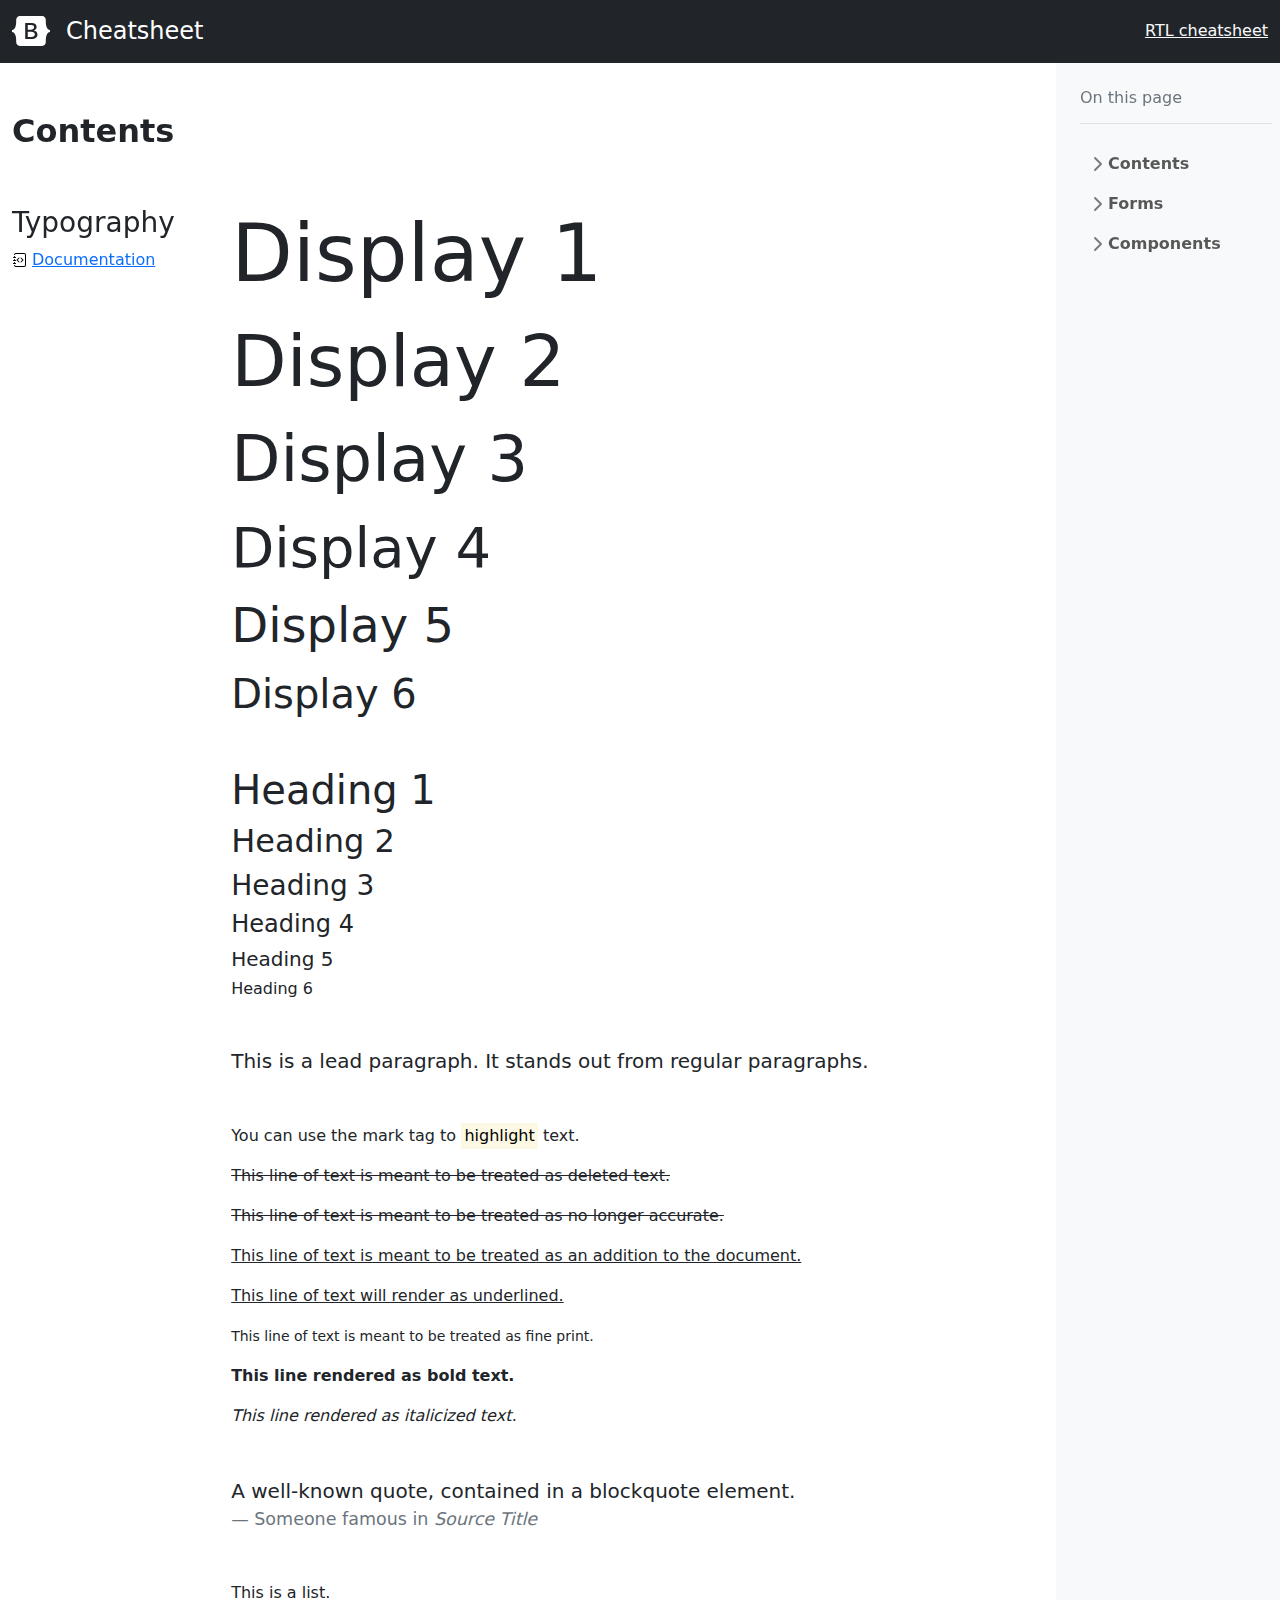
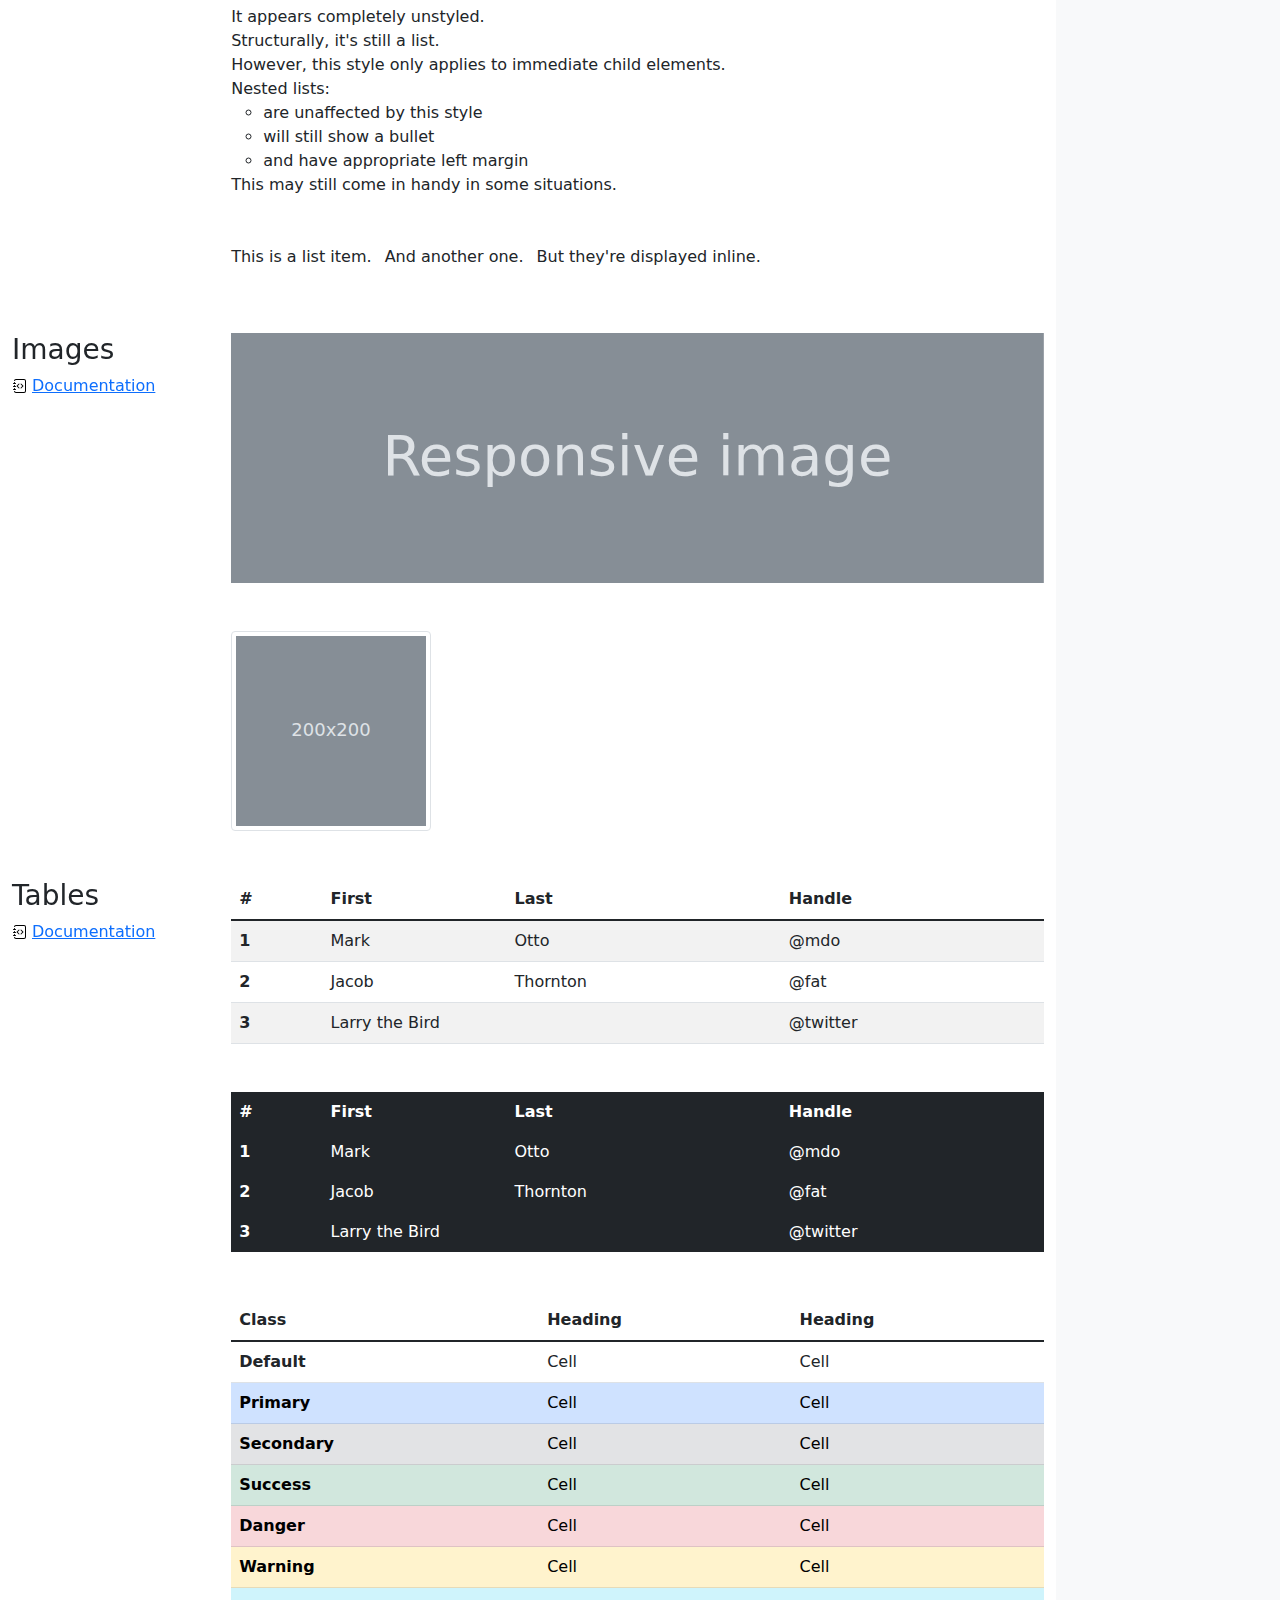
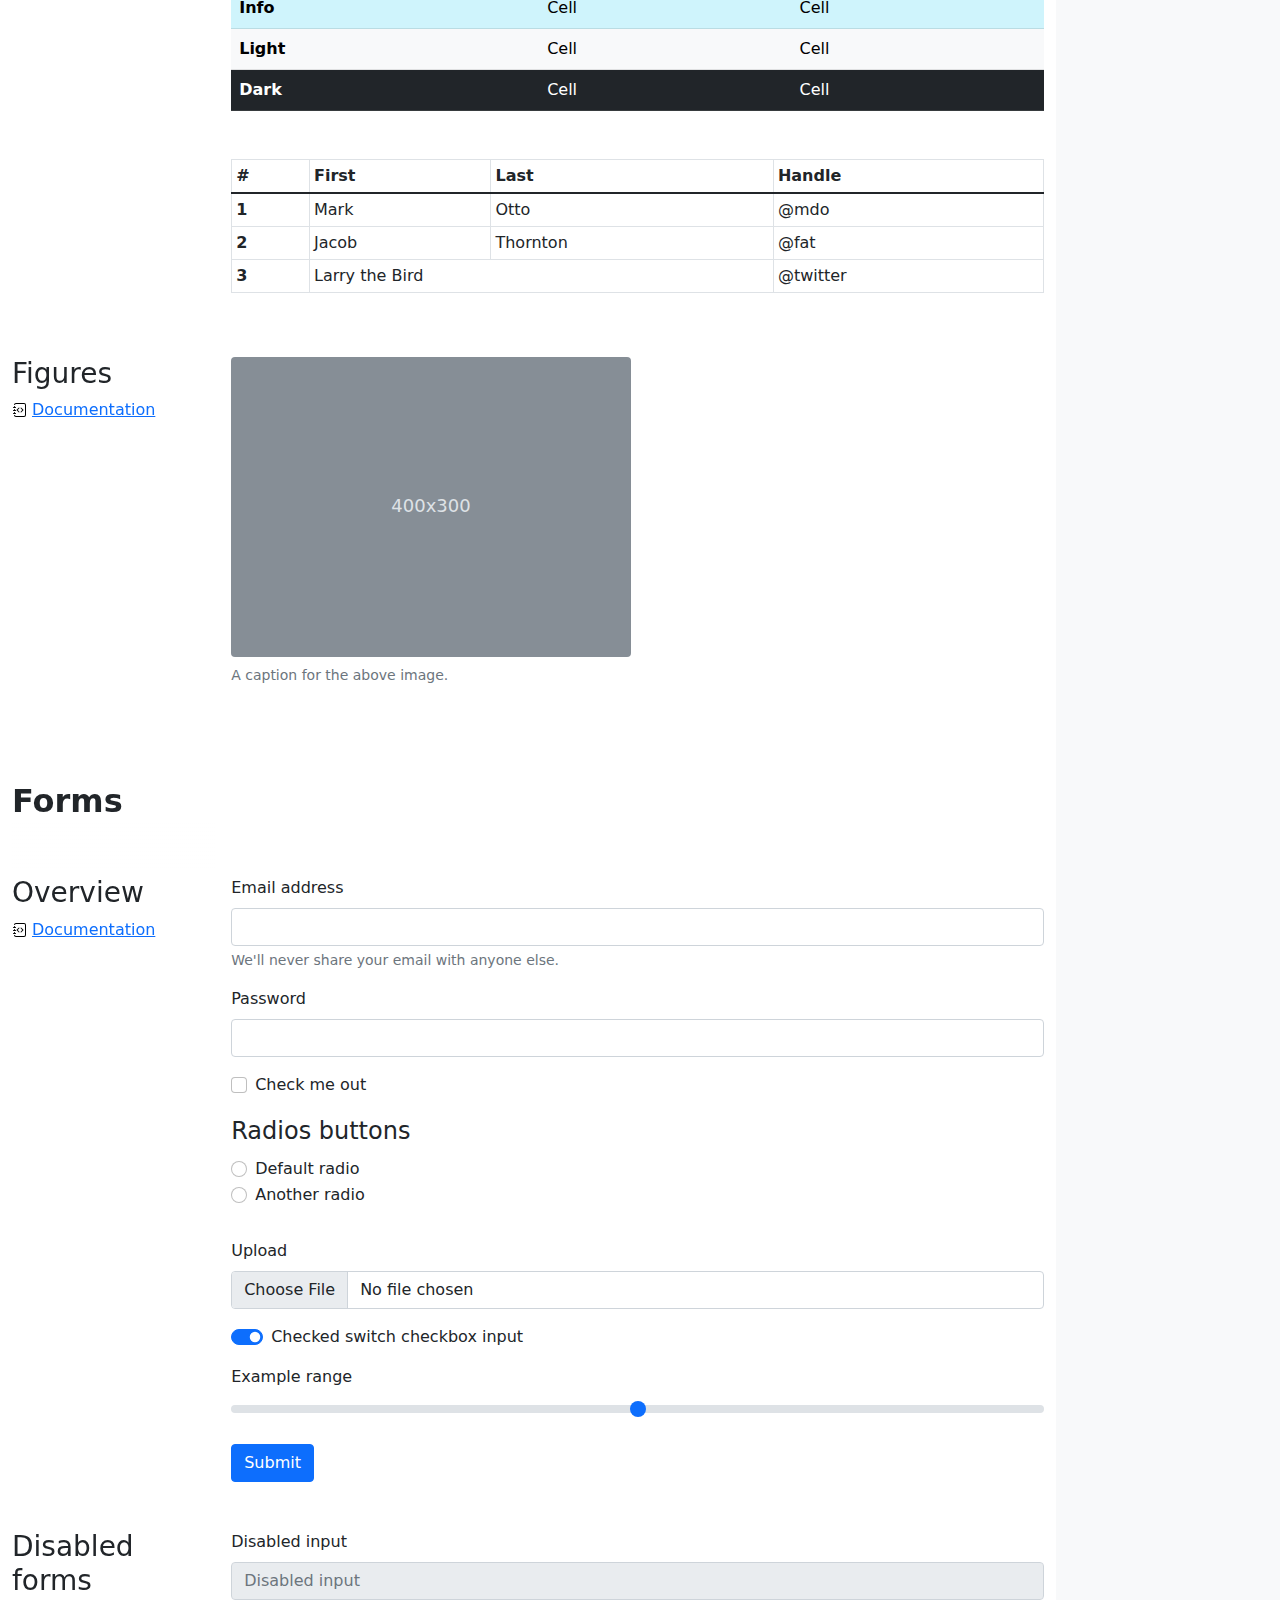
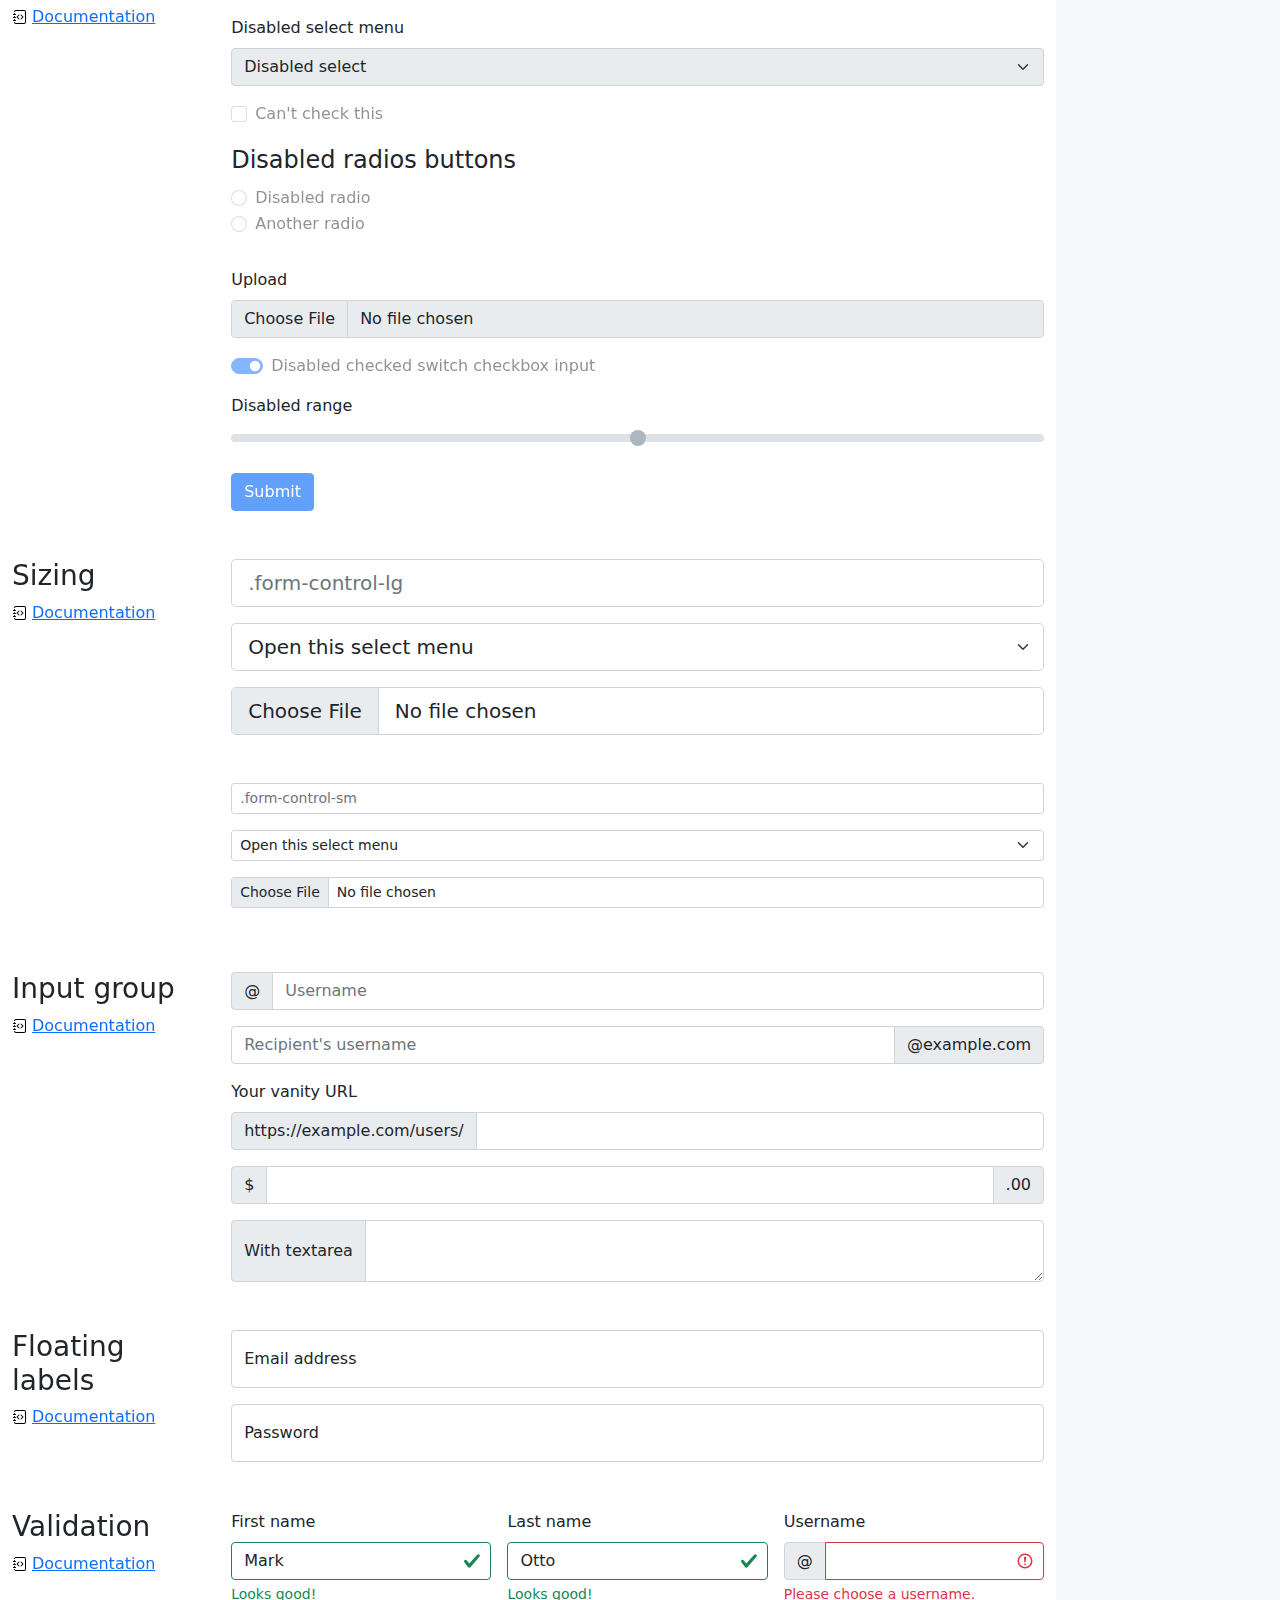
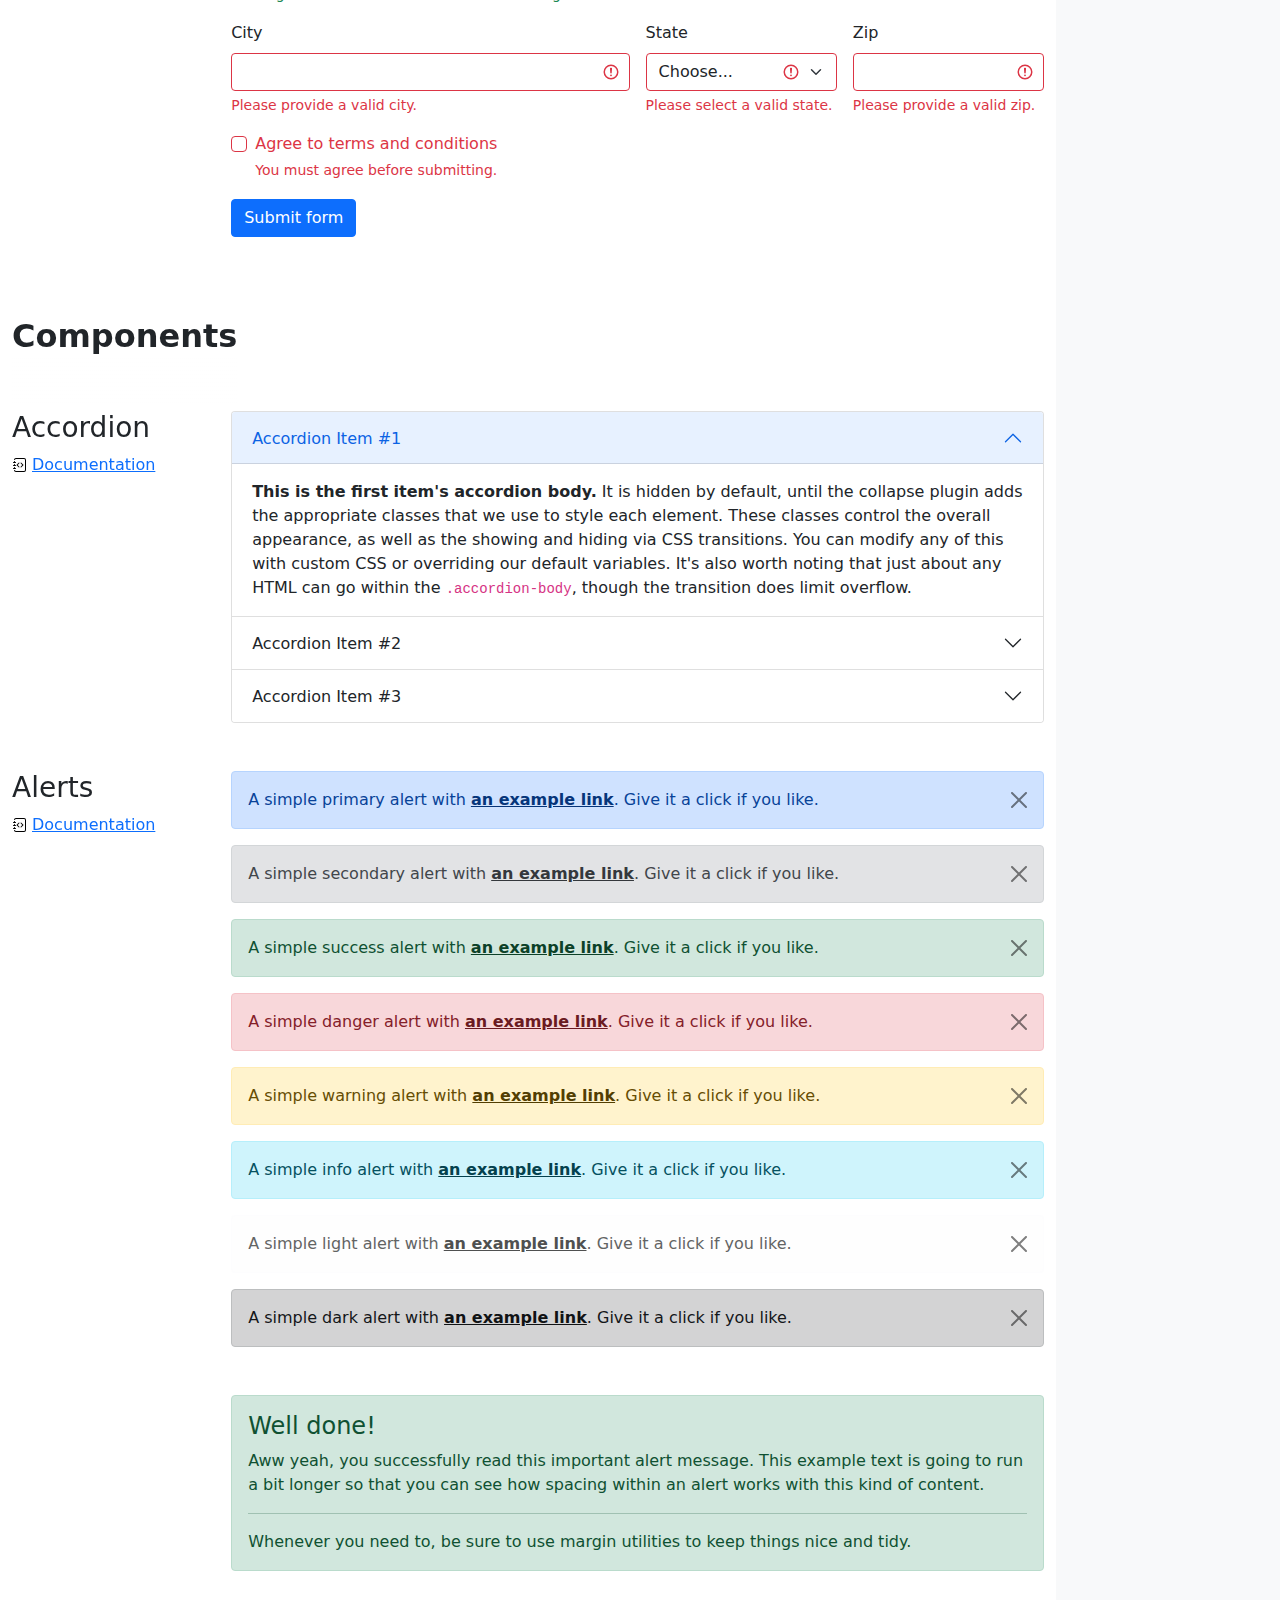
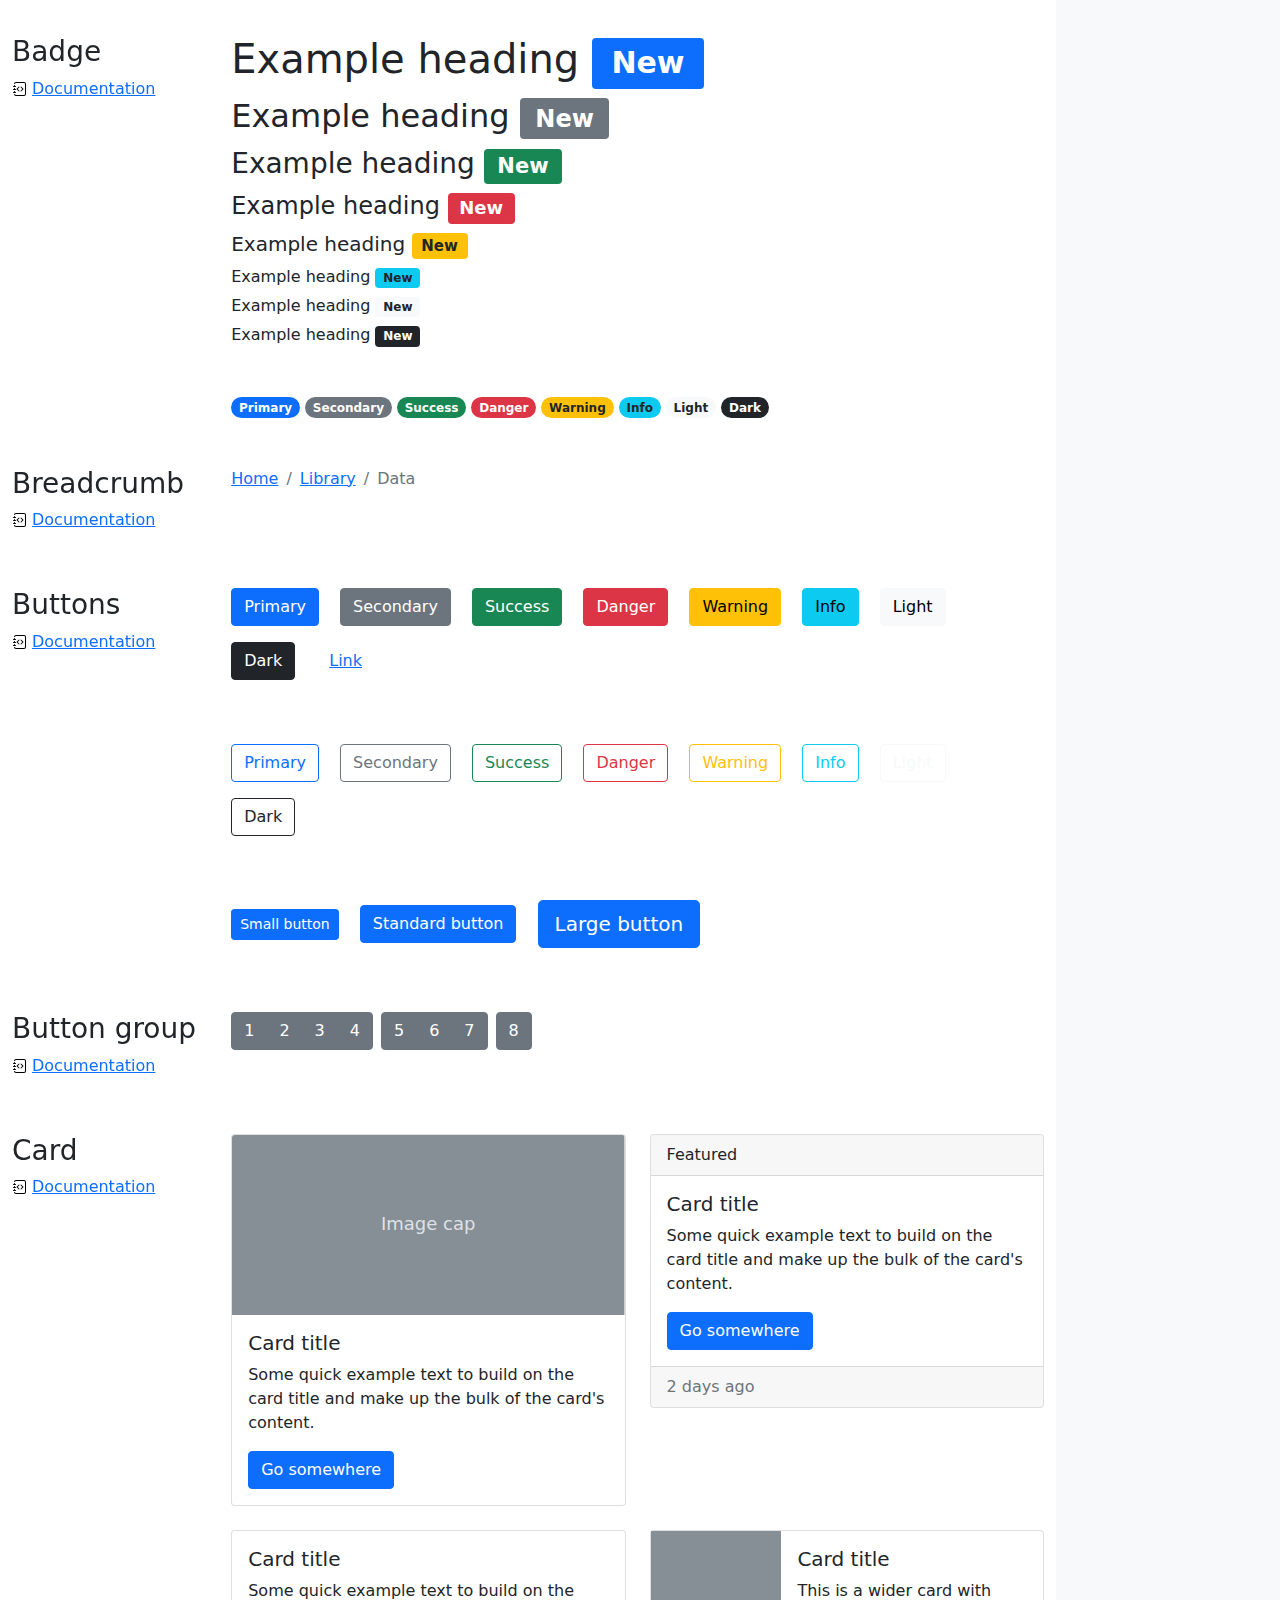
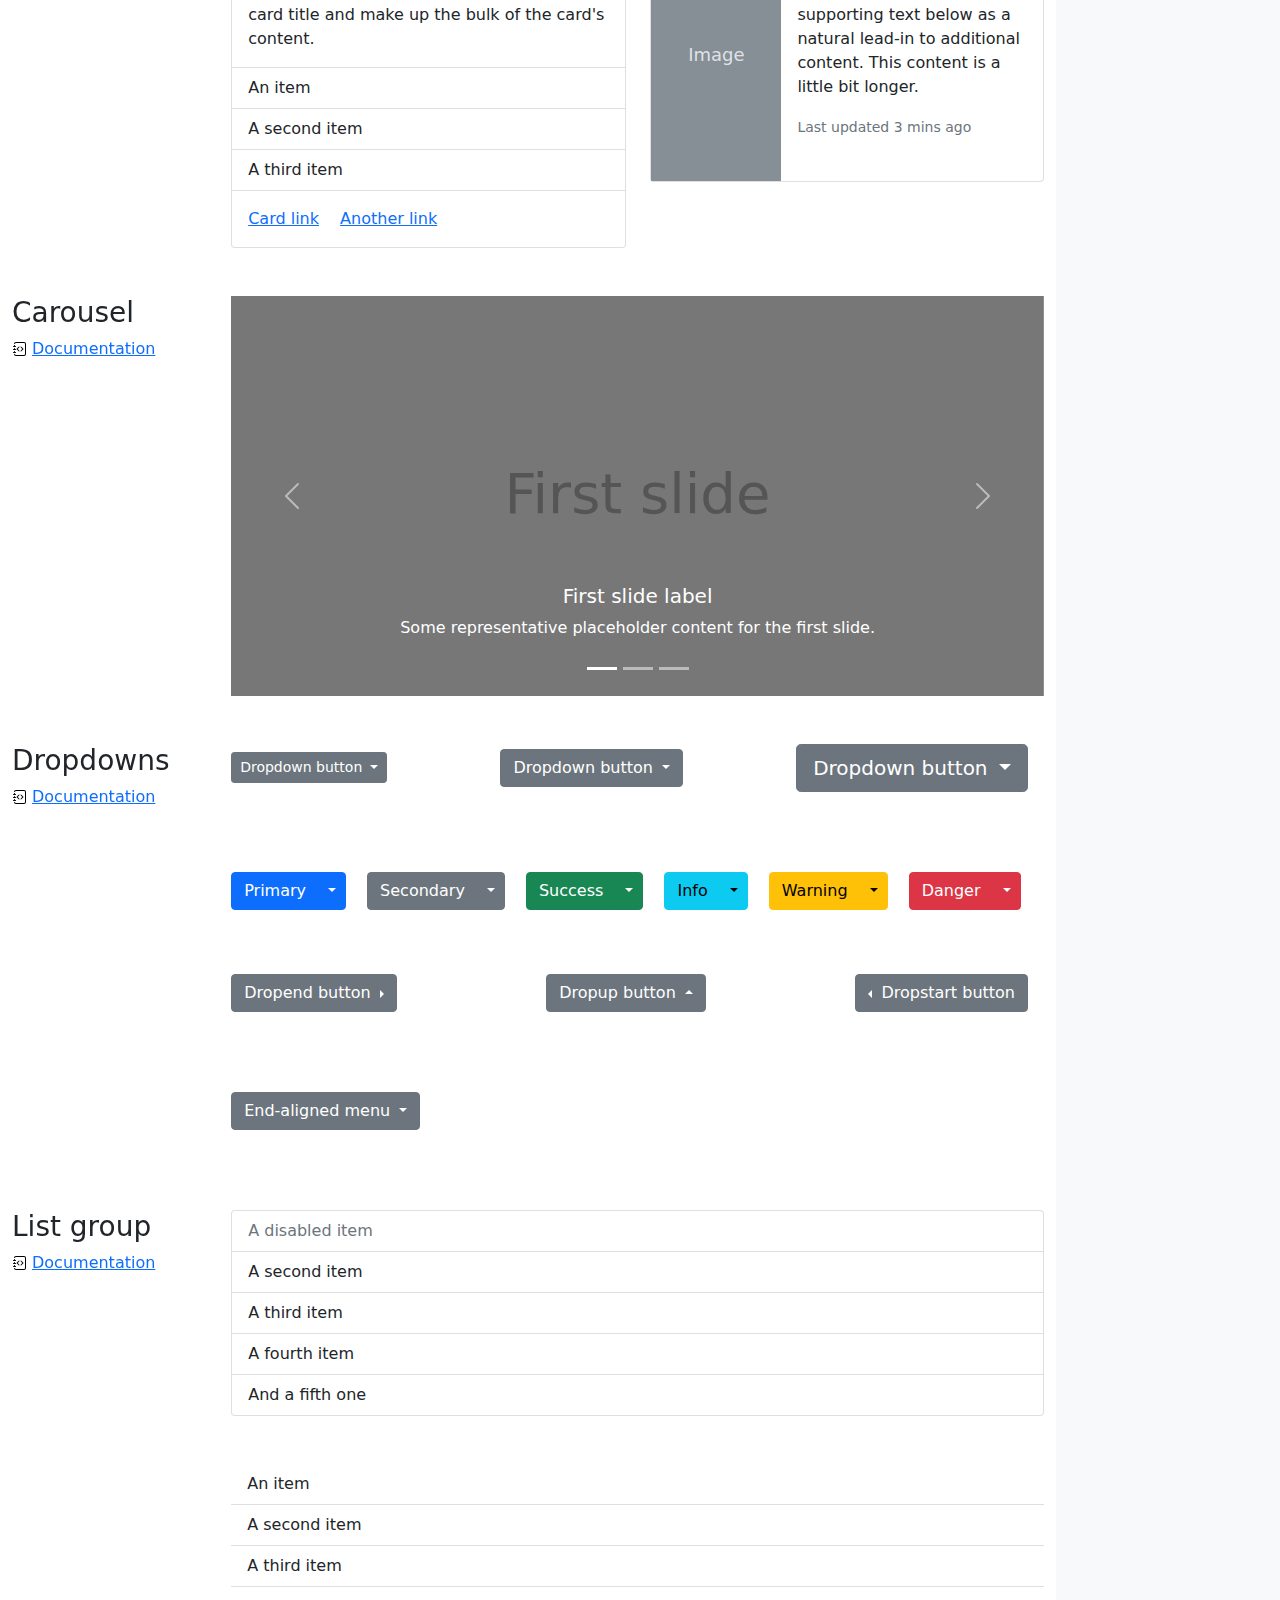
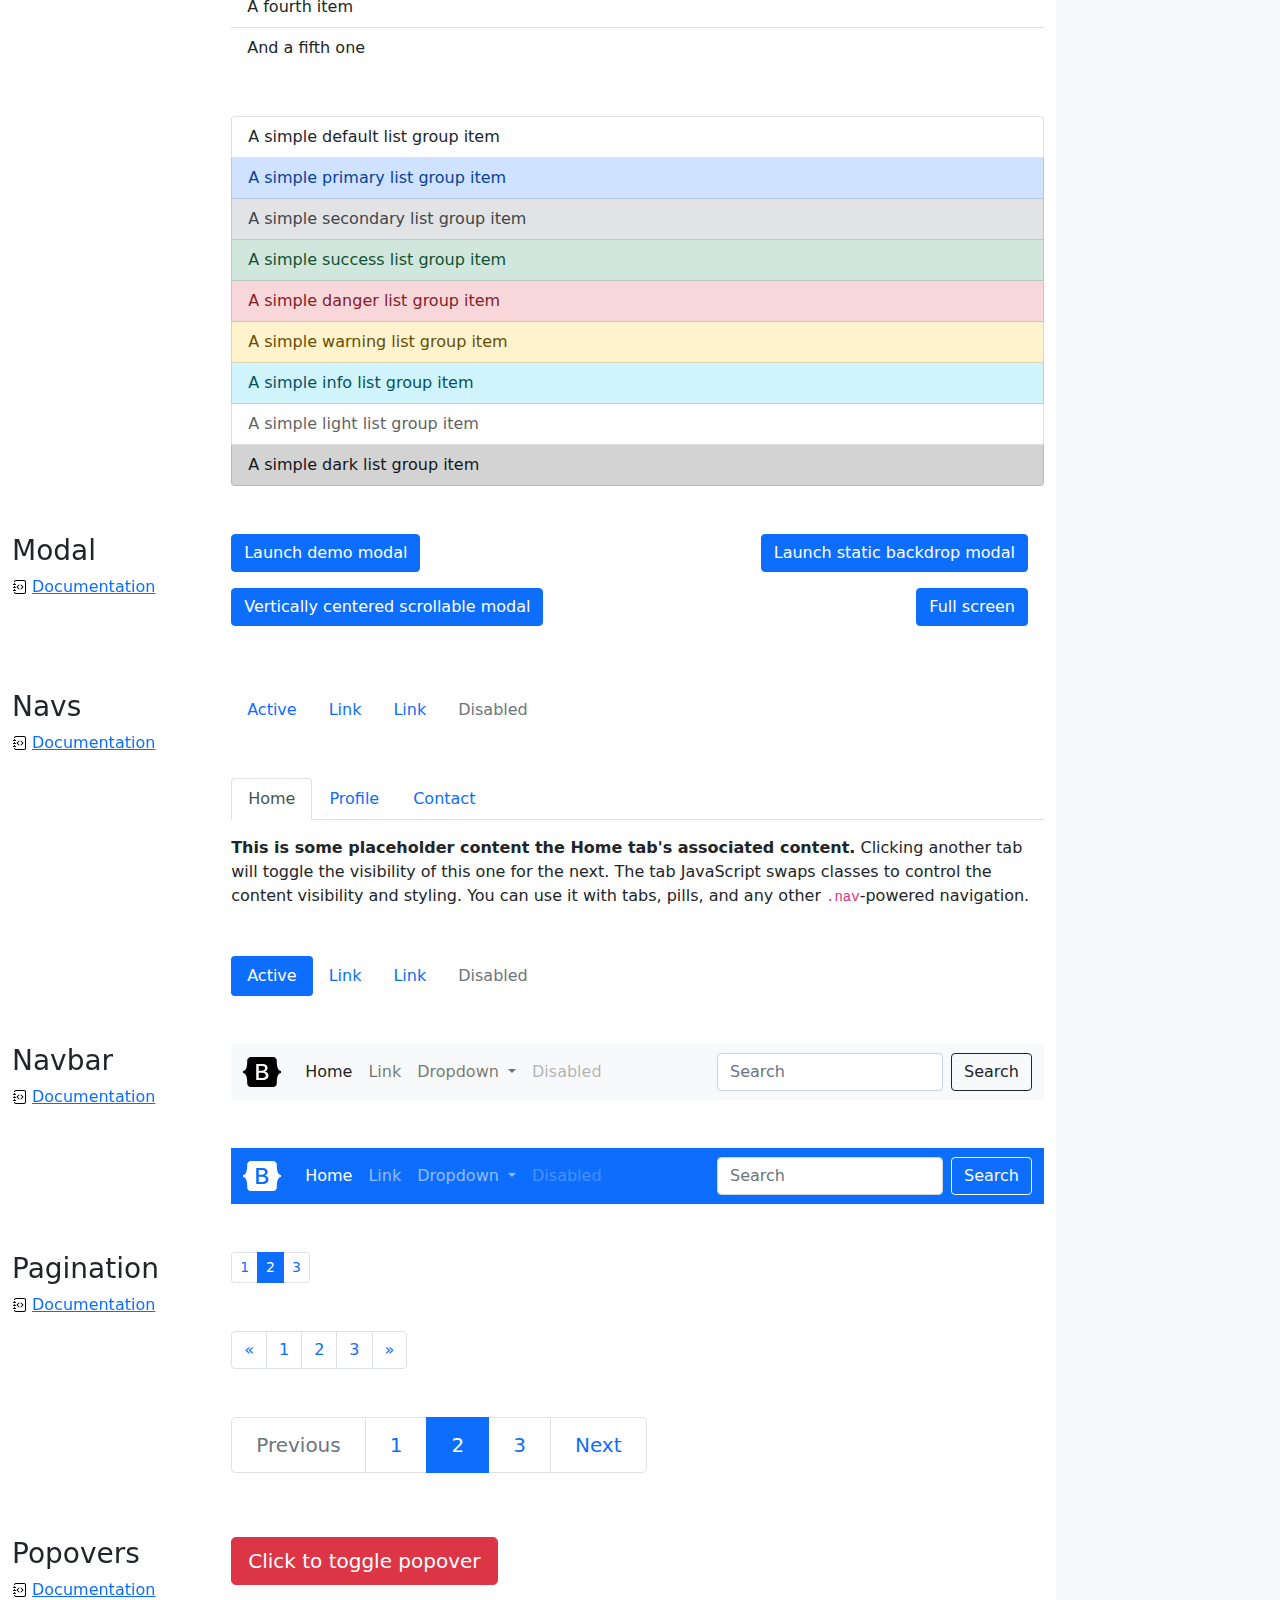
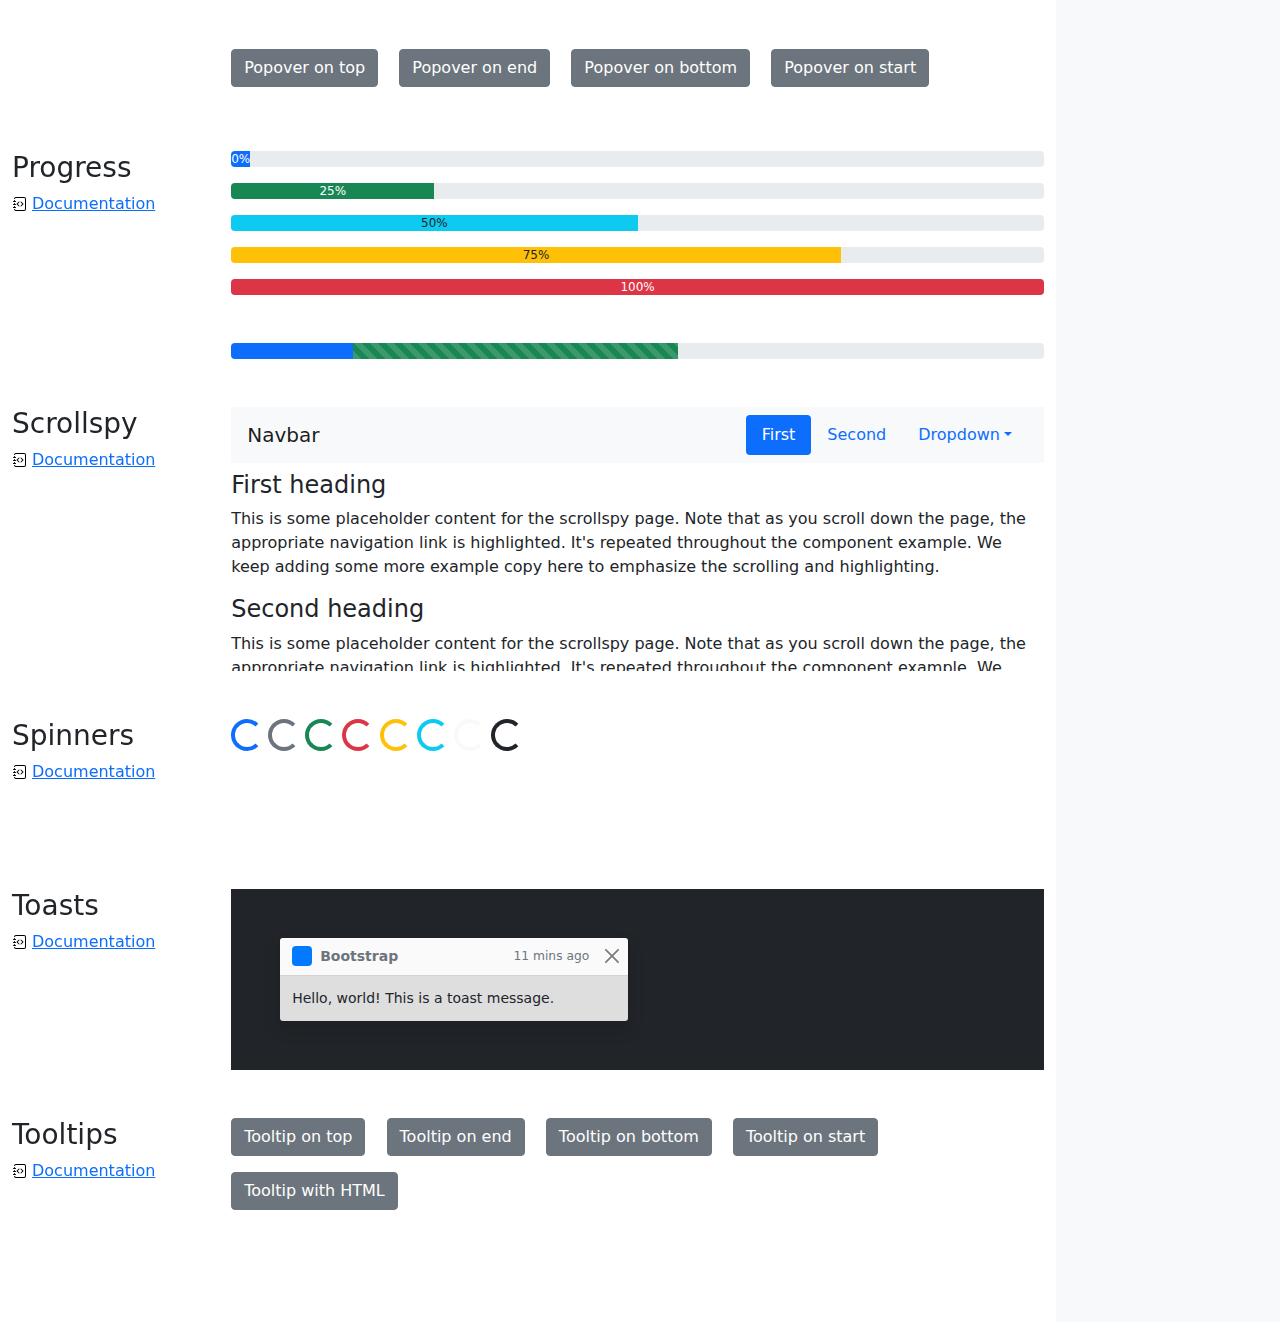
<file: js/bootstrap-5.1.3-examples/bootstrap-5.1.3-examples/cheatsheet/index.html>
<!doctype html>
<html lang="en">
  <head>
    <meta charset="utf-8">
    <meta name="viewport" content="width=device-width, initial-scale=1">
    <meta name="description" content="">
    <meta name="author" content="Mark Otto, Jacob Thornton, and Bootstrap contributors">
    <meta name="generator" content="Hugo 0.88.1">
    <title>Cheatsheet · Bootstrap v5.1</title>

    <link rel="canonical" href="https://getbootstrap.com/docs/5.1/examples/cheatsheet/">

    

    <!-- Bootstrap core CSS -->
<link href="../assets/dist/css/bootstrap.min.css" rel="stylesheet">

    <style>
      .bd-placeholder-img {
        font-size: 1.125rem;
        text-anchor: middle;
        -webkit-user-select: none;
        -moz-user-select: none;
        user-select: none;
      }

      @media (min-width: 768px) {
        .bd-placeholder-img-lg {
          font-size: 3.5rem;
        }
      }
    </style>

    
    <!-- Custom styles for this template -->
    <link href="cheatsheet.css" rel="stylesheet">
  </head>
  <body class="bg-light">
    
<header class="bd-header bg-dark py-3 d-flex align-items-stretch border-bottom border-dark">
  <div class="container-fluid d-flex align-items-center">
    <h1 class="d-flex align-items-center fs-4 text-white mb-0">
      <img src="../assets/brand/bootstrap-logo-white.svg" width="38" height="30" class="me-3" alt="Bootstrap">
      Cheatsheet
    </h1>
    <a href="../examples/cheatsheet-rtl/" class="ms-auto link-light" hreflang="ar">RTL cheatsheet</a>
  </div>
</header>
<aside class="bd-aside sticky-xl-top text-muted align-self-start mb-3 mb-xl-5 px-2">
  <h2 class="h6 pt-4 pb-3 mb-4 border-bottom">On this page</h2>
  <nav class="small" id="toc">
    <ul class="list-unstyled">
      <li class="my-2">
        <button class="btn d-inline-flex align-items-center collapsed" data-bs-toggle="collapse" aria-expanded="false" data-bs-target="#contents-collapse" aria-controls="contents-collapse">Contents</button>
        <ul class="list-unstyled ps-3 collapse" id="contents-collapse">
          <li><a class="d-inline-flex align-items-center rounded" href="#typography">Typography</a></li>
          <li><a class="d-inline-flex align-items-center rounded" href="#images">Images</a></li>
          <li><a class="d-inline-flex align-items-center rounded" href="#tables">Tables</a></li>
          <li><a class="d-inline-flex align-items-center rounded" href="#figures">Figures</a></li>
        </ul>
      </li>
      <li class="my-2">
        <button class="btn d-inline-flex align-items-center collapsed" data-bs-toggle="collapse" aria-expanded="false" data-bs-target="#forms-collapse" aria-controls="forms-collapse">Forms</button>
        <ul class="list-unstyled ps-3 collapse" id="forms-collapse">
          <li><a class="d-inline-flex align-items-center rounded" href="#overview">Overview</a></li>
          <li><a class="d-inline-flex align-items-center rounded" href="#disabled-forms">Disabled forms</a></li>
          <li><a class="d-inline-flex align-items-center rounded" href="#sizing">Sizing</a></li>
          <li><a class="d-inline-flex align-items-center rounded" href="#input-group">Input group</a></li>
          <li><a class="d-inline-flex align-items-center rounded" href="#floating-labels">Floating labels</a></li>
          <li><a class="d-inline-flex align-items-center rounded" href="#validation">Validation</a></li>
        </ul>
      </li>
      <li class="my-2">
        <button class="btn d-inline-flex align-items-center collapsed" data-bs-toggle="collapse" aria-expanded="false" data-bs-target="#components-collapse" aria-controls="components-collapse">Components</button>
        <ul class="list-unstyled ps-3 collapse" id="components-collapse">
          <li><a class="d-inline-flex align-items-center rounded" href="#accordion">Accordion</a></li>
          <li><a class="d-inline-flex align-items-center rounded" href="#alerts">Alerts</a></li>
          <li><a class="d-inline-flex align-items-center rounded" href="#badge">Badge</a></li>
          <li><a class="d-inline-flex align-items-center rounded" href="#breadcrumb">Breadcrumb</a></li>
          <li><a class="d-inline-flex align-items-center rounded" href="#buttons">Buttons</a></li>
          <li><a class="d-inline-flex align-items-center rounded" href="#button-group">Button group</a></li>
          <li><a class="d-inline-flex align-items-center rounded" href="#card">Card</a></li>
          <li><a class="d-inline-flex align-items-center rounded" href="#carousel">Carousel</a></li>
          <li><a class="d-inline-flex align-items-center rounded" href="#dropdowns">Dropdowns</a></li>
          <li><a class="d-inline-flex align-items-center rounded" href="#list-group">List group</a></li>
          <li><a class="d-inline-flex align-items-center rounded" href="#modal">Modal</a></li>
          <li><a class="d-inline-flex align-items-center rounded" href="#navs">Navs</a></li>
          <li><a class="d-inline-flex align-items-center rounded" href="#navbar">Navbar</a></li>
          <li><a class="d-inline-flex align-items-center rounded" href="#pagination">Pagination</a></li>
          <li><a class="d-inline-flex align-items-center rounded" href="#popovers">Popovers</a></li>
          <li><a class="d-inline-flex align-items-center rounded" href="#progress">Progress</a></li>
          <li><a class="d-inline-flex align-items-center rounded" href="#scrollspy">Scrollspy</a></li>
          <li><a class="d-inline-flex align-items-center rounded" href="#spinners">Spinners</a></li>
          <li><a class="d-inline-flex align-items-center rounded" href="#toasts">Toasts</a></li>
          <li><a class="d-inline-flex align-items-center rounded" href="#tooltips">Tooltips</a></li>
        </ul>
      </li>
    </ul>
  </nav>
</aside>
<div class="bd-cheatsheet container-fluid bg-body">
  <section id="content">
    <h2 class="sticky-xl-top fw-bold pt-3 pt-xl-5 pb-2 pb-xl-3">Contents</h2>

    <article class="my-3" id="typography">
      <div class="bd-heading sticky-xl-top align-self-start mt-5 mb-3 mt-xl-0 mb-xl-2">
        <h3>Typography</h3>
        <a class="d-flex align-items-center" href="../content/typography/">Documentation</a>
      </div>

      <div>
        <div class="bd-example">
        <p class="display-1">Display 1</p>
        <p class="display-2">Display 2</p>
        <p class="display-3">Display 3</p>
        <p class="display-4">Display 4</p>
        <p class="display-5">Display 5</p>
        <p class="display-6">Display 6</p>
        </div>

        <div class="bd-example">
        <p class="h1">Heading 1</p>
        <p class="h2">Heading 2</p>
        <p class="h3">Heading 3</p>
        <p class="h4">Heading 4</p>
        <p class="h5">Heading 5</p>
        <p class="h6">Heading 6</p>
        </div>

        <div class="bd-example">
        <p class="lead">
          This is a lead paragraph. It stands out from regular paragraphs.
        </p>
        </div>

        <div class="bd-example">
        <p>You can use the mark tag to <mark>highlight</mark> text.</p>
        <p><del>This line of text is meant to be treated as deleted text.</del></p>
        <p><s>This line of text is meant to be treated as no longer accurate.</s></p>
        <p><ins>This line of text is meant to be treated as an addition to the document.</ins></p>
        <p><u>This line of text will render as underlined.</u></p>
        <p><small>This line of text is meant to be treated as fine print.</small></p>
        <p><strong>This line rendered as bold text.</strong></p>
        <p><em>This line rendered as italicized text.</em></p>
        </div>

        <div class="bd-example">
        <blockquote class="blockquote">
          <p>A well-known quote, contained in a blockquote element.</p>
          <footer class="blockquote-footer">Someone famous in <cite title="Source Title">Source Title</cite></footer>
        </blockquote>
        </div>

        <div class="bd-example">
        <ul class="list-unstyled">
          <li>This is a list.</li>
          <li>It appears completely unstyled.</li>
          <li>Structurally, it's still a list.</li>
          <li>However, this style only applies to immediate child elements.</li>
          <li>Nested lists:
            <ul>
              <li>are unaffected by this style</li>
              <li>will still show a bullet</li>
              <li>and have appropriate left margin</li>
            </ul>
          </li>
          <li>This may still come in handy in some situations.</li>
        </ul>
        </div>

        <div class="bd-example">
        <ul class="list-inline">
          <li class="list-inline-item">This is a list item.</li>
          <li class="list-inline-item">And another one.</li>
          <li class="list-inline-item">But they're displayed inline.</li>
        </ul>
        </div>
      </div>
    </article>
    <article class="my-3" id="images">
      <div class="bd-heading sticky-xl-top align-self-start mt-5 mb-3 mt-xl-0 mb-xl-2">
        <h3>Images</h3>
        <a class="d-flex align-items-center" href="../content/images/">Documentation</a>
      </div>

      <div>
        <div class="bd-example">
        <svg class="bd-placeholder-img bd-placeholder-img-lg img-fluid" width="100%" height="250" xmlns="http://www.w3.org/2000/svg" role="img" aria-label="Placeholder: Responsive image" preserveAspectRatio="xMidYMid slice" focusable="false"><title>Placeholder</title><rect width="100%" height="100%" fill="#868e96"/><text x="50%" y="50%" fill="#dee2e6" dy=".3em">Responsive image</text></svg>

        </div>

        <div class="bd-example">
        <svg class="bd-placeholder-img img-thumbnail" width="200" height="200" xmlns="http://www.w3.org/2000/svg" role="img" aria-label="A generic square placeholder image with a white border around it, making it resemble a photograph taken with an old instant camera: 200x200" preserveAspectRatio="xMidYMid slice" focusable="false"><title>A generic square placeholder image with a white border around it, making it resemble a photograph taken with an old instant camera</title><rect width="100%" height="100%" fill="#868e96"/><text x="50%" y="50%" fill="#dee2e6" dy=".3em">200x200</text></svg>

        </div>
      </div>
    </article>
    <article class="my-3" id="tables">
      <div class="bd-heading sticky-xl-top align-self-start mt-5 mb-3 mt-xl-0 mb-xl-2">
        <h3>Tables</h3>
        <a class="d-flex align-items-center" href="../content/tables/">Documentation</a>
      </div>

      <div>
        <div class="bd-example">
        <table class="table table-striped">
          <thead>
          <tr>
            <th scope="col">#</th>
            <th scope="col">First</th>
            <th scope="col">Last</th>
            <th scope="col">Handle</th>
          </tr>
          </thead>
          <tbody>
          <tr>
            <th scope="row">1</th>
            <td>Mark</td>
            <td>Otto</td>
            <td>@mdo</td>
          </tr>
          <tr>
            <th scope="row">2</th>
            <td>Jacob</td>
            <td>Thornton</td>
            <td>@fat</td>
          </tr>
          <tr>
            <th scope="row">3</th>
            <td colspan="2">Larry the Bird</td>
            <td>@twitter</td>
          </tr>
          </tbody>
        </table>
        </div>

        <div class="bd-example">
        <table class="table table-dark table-borderless">
          <thead>
          <tr>
            <th scope="col">#</th>
            <th scope="col">First</th>
            <th scope="col">Last</th>
            <th scope="col">Handle</th>
          </tr>
          </thead>
          <tbody>
          <tr>
            <th scope="row">1</th>
            <td>Mark</td>
            <td>Otto</td>
            <td>@mdo</td>
          </tr>
          <tr>
            <th scope="row">2</th>
            <td>Jacob</td>
            <td>Thornton</td>
            <td>@fat</td>
          </tr>
          <tr>
            <th scope="row">3</th>
            <td colspan="2">Larry the Bird</td>
            <td>@twitter</td>
          </tr>
          </tbody>
        </table>
        </div>

        <div class="bd-example">
        <table class="table table-hover">
          <thead>
          <tr>
            <th scope="col">Class</th>
            <th scope="col">Heading</th>
            <th scope="col">Heading</th>
          </tr>
          </thead>
          <tbody>
          <tr>
            <th scope="row">Default</th>
            <td>Cell</td>
            <td>Cell</td>
          </tr>
          
          <tr class="table-primary">
            <th scope="row">Primary</th>
            <td>Cell</td>
            <td>Cell</td>
          </tr>
          <tr class="table-secondary">
            <th scope="row">Secondary</th>
            <td>Cell</td>
            <td>Cell</td>
          </tr>
          <tr class="table-success">
            <th scope="row">Success</th>
            <td>Cell</td>
            <td>Cell</td>
          </tr>
          <tr class="table-danger">
            <th scope="row">Danger</th>
            <td>Cell</td>
            <td>Cell</td>
          </tr>
          <tr class="table-warning">
            <th scope="row">Warning</th>
            <td>Cell</td>
            <td>Cell</td>
          </tr>
          <tr class="table-info">
            <th scope="row">Info</th>
            <td>Cell</td>
            <td>Cell</td>
          </tr>
          <tr class="table-light">
            <th scope="row">Light</th>
            <td>Cell</td>
            <td>Cell</td>
          </tr>
          <tr class="table-dark">
            <th scope="row">Dark</th>
            <td>Cell</td>
            <td>Cell</td>
          </tr>
          </tbody>
        </table>
        </div>

        <div class="bd-example">
        <table class="table table-sm table-bordered">
          <thead>
          <tr>
            <th scope="col">#</th>
            <th scope="col">First</th>
            <th scope="col">Last</th>
            <th scope="col">Handle</th>
          </tr>
          </thead>
          <tbody>
          <tr>
            <th scope="row">1</th>
            <td>Mark</td>
            <td>Otto</td>
            <td>@mdo</td>
          </tr>
          <tr>
            <th scope="row">2</th>
            <td>Jacob</td>
            <td>Thornton</td>
            <td>@fat</td>
          </tr>
          <tr>
            <th scope="row">3</th>
            <td colspan="2">Larry the Bird</td>
            <td>@twitter</td>
          </tr>
          </tbody>
        </table>
        </div>
      </div>
    </article>
    <article class="my-3" id="figures">
      <div class="bd-heading sticky-xl-top align-self-start mt-5 mb-3 mt-xl-0 mb-xl-2">
        <h3>Figures</h3>
        <a class="d-flex align-items-center" href="../content/figures/">Documentation</a>
      </div>

      <div>
        <div class="bd-example">
        <figure class="figure">
          <svg class="bd-placeholder-img figure-img img-fluid rounded" width="400" height="300" xmlns="http://www.w3.org/2000/svg" role="img" aria-label="Placeholder: 400x300" preserveAspectRatio="xMidYMid slice" focusable="false"><title>Placeholder</title><rect width="100%" height="100%" fill="#868e96"/><text x="50%" y="50%" fill="#dee2e6" dy=".3em">400x300</text></svg>

          <figcaption class="figure-caption">A caption for the above image.</figcaption>
        </figure>
        </div>
      </div>
    </article>
  </section>

  <section id="forms">
    <h2 class="sticky-xl-top fw-bold pt-3 pt-xl-5 pb-2 pb-xl-3">Forms</h2>

    <article class="my-3" id="overview">
      <div class="bd-heading sticky-xl-top align-self-start mt-5 mb-3 mt-xl-0 mb-xl-2">
        <h3>Overview</h3>
        <a class="d-flex align-items-center" href="../forms/overview/">Documentation</a>
      </div>

      <div>
        <div class="bd-example">
        <form>
          <div class="mb-3">
            <label for="exampleInputEmail1" class="form-label">Email address</label>
            <input type="email" class="form-control" id="exampleInputEmail1" aria-describedby="emailHelp">
            <div id="emailHelp" class="form-text">We'll never share your email with anyone else.</div>
          </div>
          <div class="mb-3">
            <label for="exampleInputPassword1" class="form-label">Password</label>
            <input type="password" class="form-control" id="exampleInputPassword1">
          </div>
          <div class="mb-3 form-check">
            <input type="checkbox" class="form-check-input" id="exampleCheck1">
            <label class="form-check-label" for="exampleCheck1">Check me out</label>
          </div>
          <fieldset class="mb-3">
            <legend>Radios buttons</legend>
            <div class="form-check">
              <input type="radio" name="radios" class="form-check-input" id="exampleRadio1">
              <label class="form-check-label" for="exampleRadio1">Default radio</label>
            </div>
            <div class="mb-3 form-check">
              <input type="radio" name="radios" class="form-check-input" id="exampleRadio2">
              <label class="form-check-label" for="exampleRadio2">Another radio</label>
            </div>
          </fieldset>
          <div class="mb-3">
            <label class="form-label" for="customFile">Upload</label>
            <input type="file" class="form-control" id="customFile">
          </div>
          <div class="mb-3 form-check form-switch">
            <input class="form-check-input" type="checkbox" role="switch" id="flexSwitchCheckChecked" checked>
            <label class="form-check-label" for="flexSwitchCheckChecked">Checked switch checkbox input</label>
          </div>
          <div class="mb-3">
            <label for="customRange3" class="form-label">Example range</label>
            <input type="range" class="form-range" min="0" max="5" step="0.5" id="customRange3">
          </div>
          <button type="submit" class="btn btn-primary">Submit</button>
        </form>
        </div>
      </div>
    </article>
    <article class="my-3" id="disabled-forms">
      <div class="bd-heading sticky-xl-top align-self-start mt-5 mb-3 mt-xl-0 mb-xl-2">
        <h3>Disabled forms</h3>
        <a class="d-flex align-items-center" href="../forms/overview/#disabled-forms">Documentation</a>
      </div>

      <div>
        <div class="bd-example">
        <form>
          <fieldset disabled aria-label="Disabled fieldset example">
            <div class="mb-3">
              <label for="disabledTextInput" class="form-label">Disabled input</label>
              <input type="text" id="disabledTextInput" class="form-control" placeholder="Disabled input">
            </div>
            <div class="mb-3">
              <label for="disabledSelect" class="form-label">Disabled select menu</label>
              <select id="disabledSelect" class="form-select">
                <option>Disabled select</option>
              </select>
            </div>
            <div class="mb-3">
              <div class="form-check">
                <input class="form-check-input" type="checkbox" id="disabledFieldsetCheck" disabled>
                <label class="form-check-label" for="disabledFieldsetCheck">
                  Can't check this
                </label>
              </div>
            </div>
            <fieldset class="mb-3">
              <legend>Disabled radios buttons</legend>
              <div class="form-check">
                <input type="radio" name="radios" class="form-check-input" id="disabledRadio1" disabled>
                <label class="form-check-label" for="disabledRadio1">Disabled radio</label>
              </div>
              <div class="mb-3 form-check">
                <input type="radio" name="radios" class="form-check-input" id="disabledRadio2" disabled>
                <label class="form-check-label" for="disabledRadio2">Another radio</label>
              </div>
            </fieldset>
            <div class="mb-3">
              <label class="form-label" for="disabledCustomFile">Upload</label>
              <input type="file" class="form-control" id="disabledCustomFile" disabled>
            </div>
            <div class="mb-3 form-check form-switch">
              <input class="form-check-input" type="checkbox" role="switch" id="disabledSwitchCheckChecked" checked disabled>
              <label class="form-check-label" for="disabledSwitchCheckChecked">Disabled checked switch checkbox input</label>
            </div>
            <div class="mb-3">
              <label for="disabledRange" class="form-label">Disabled range</label>
              <input type="range" class="form-range" min="0" max="5" step="0.5" id="disabledRange">
            </div>
            <button type="submit" class="btn btn-primary">Submit</button>
          </fieldset>
        </form>
        </div>
      </div>
    </article>
    <article class="my-3" id="sizing">
      <div class="bd-heading sticky-xl-top align-self-start mt-5 mb-3 mt-xl-0 mb-xl-2">
        <h3>Sizing</h3>
        <a class="d-flex align-items-center" href="../forms/form-control/#sizing">Documentation</a>
      </div>

      <div>
        <div class="bd-example">
        <div class="mb-3">
          <input class="form-control form-control-lg" type="text" placeholder=".form-control-lg" aria-label=".form-control-lg example">
        </div>
        <div class="mb-3">
          <select class="form-select form-select-lg mb-3" aria-label=".form-select-lg example">
            <option selected>Open this select menu</option>
            <option value="1">One</option>
            <option value="2">Two</option>
            <option value="3">Three</option>
          </select>
        </div>
        <div class="mb-3">
          <input type="file" class="form-control form-control-lg" aria-label="Large file input example">
        </div>
        </div>

        <div class="bd-example">
        <div class="mb-3">
          <input class="form-control form-control-sm" type="text" placeholder=".form-control-sm" aria-label=".form-control-sm example">
        </div>
        <div class="mb-3">
          <select class="form-select form-select-sm" aria-label=".form-select-sm example">
            <option selected>Open this select menu</option>
            <option value="1">One</option>
            <option value="2">Two</option>
            <option value="3">Three</option>
          </select>
        </div>
        <div class="mb-3">
          <input type="file" class="form-control form-control-sm" aria-label="Small file input example">
        </div>
        </div>
      </div>
    </article>
    <article class="my-3" id="input-group">
      <div class="bd-heading sticky-xl-top align-self-start mt-5 mb-3 mt-xl-0 mb-xl-2">
        <h3>Input group</h3>
        <a class="d-flex align-items-center" href="../forms/input-group/">Documentation</a>
      </div>

      <div>
        <div class="bd-example">
        <div class="input-group mb-3">
          <span class="input-group-text" id="basic-addon1">@</span>
          <input type="text" class="form-control" placeholder="Username" aria-label="Username" aria-describedby="basic-addon1">
        </div>
        <div class="input-group mb-3">
          <input type="text" class="form-control" placeholder="Recipient's username" aria-label="Recipient's username" aria-describedby="basic-addon2">
          <span class="input-group-text" id="basic-addon2">@example.com</span>
        </div>
        <label for="basic-url" class="form-label">Your vanity URL</label>
        <div class="input-group mb-3">
          <span class="input-group-text" id="basic-addon3">https://example.com/users/</span>
          <input type="text" class="form-control" id="basic-url" aria-describedby="basic-addon3">
        </div>
        <div class="input-group mb-3">
          <span class="input-group-text">$</span>
          <input type="text" class="form-control" aria-label="Amount (to the nearest dollar)">
          <span class="input-group-text">.00</span>
        </div>
        <div class="input-group">
          <span class="input-group-text">With textarea</span>
          <textarea class="form-control" aria-label="With textarea"></textarea>
        </div>
        </div>
      </div>
    </article>
    <article class="my-3" id="floating-labels">
      <div class="bd-heading sticky-xl-top align-self-start mt-5 mb-3 mt-xl-0 mb-xl-2">
        <h3>Floating labels</h3>
        <a class="d-flex align-items-center" href="../forms/floating-labels/">Documentation</a>
      </div>

      <div>
        <div class="bd-example">
        <form>
          <div class="form-floating mb-3">
            <input type="email" class="form-control" id="floatingInput" placeholder="name@example.com">
            <label for="floatingInput">Email address</label>
          </div>
          <div class="form-floating">
            <input type="password" class="form-control" id="floatingPassword" placeholder="Password">
            <label for="floatingPassword">Password</label>
          </div>
        </form>
        </div>
      </div>
    </article>
    <article class="my-3" id="validation">
      <div class="bd-heading sticky-xl-top align-self-start mt-5 mb-3 mt-xl-0 mb-xl-2">
        <h3>Validation</h3>
        <a class="d-flex align-items-center" href="../forms/validation/">Documentation</a>
      </div>

      <div>
        <div class="bd-example">
        <form class="row g-3">
          <div class="col-md-4">
            <label for="validationServer01" class="form-label">First name</label>
            <input type="text" class="form-control is-valid" id="validationServer01" value="Mark" required>
            <div class="valid-feedback">
              Looks good!
            </div>
          </div>
          <div class="col-md-4">
            <label for="validationServer02" class="form-label">Last name</label>
            <input type="text" class="form-control is-valid" id="validationServer02" value="Otto" required>
            <div class="valid-feedback">
              Looks good!
            </div>
          </div>
          <div class="col-md-4">
            <label for="validationServerUsername" class="form-label">Username</label>
            <div class="input-group has-validation">
              <span class="input-group-text" id="inputGroupPrepend3">@</span>
              <input type="text" class="form-control is-invalid" id="validationServerUsername" aria-describedby="inputGroupPrepend3" required>
              <div class="invalid-feedback">
                Please choose a username.
              </div>
            </div>
          </div>
          <div class="col-md-6">
            <label for="validationServer03" class="form-label">City</label>
            <input type="text" class="form-control is-invalid" id="validationServer03" required>
            <div class="invalid-feedback">
              Please provide a valid city.
            </div>
          </div>
          <div class="col-md-3">
            <label for="validationServer04" class="form-label">State</label>
            <select class="form-select is-invalid" id="validationServer04" required>
              <option selected disabled value="">Choose...</option>
              <option>...</option>
            </select>
            <div class="invalid-feedback">
              Please select a valid state.
            </div>
          </div>
          <div class="col-md-3">
            <label for="validationServer05" class="form-label">Zip</label>
            <input type="text" class="form-control is-invalid" id="validationServer05" required>
            <div class="invalid-feedback">
              Please provide a valid zip.
            </div>
          </div>
          <div class="col-12">
            <div class="form-check">
              <input class="form-check-input is-invalid" type="checkbox" value="" id="invalidCheck3" required>
              <label class="form-check-label" for="invalidCheck3">
                Agree to terms and conditions
              </label>
              <div class="invalid-feedback">
                You must agree before submitting.
              </div>
            </div>
          </div>
          <div class="col-12">
            <button class="btn btn-primary" type="submit">Submit form</button>
          </div>
        </form>
        </div>
      </div>
    </article>
  </section>

  <section id="components">
    <h2 class="sticky-xl-top fw-bold pt-3 pt-xl-5 pb-2 pb-xl-3">Components</h2>

    <article class="my-3" id="accordion">
      <div class="bd-heading sticky-xl-top align-self-start mt-5 mb-3 mt-xl-0 mb-xl-2">
        <h3>Accordion</h3>
        <a class="d-flex align-items-center" href="../components/accordion/">Documentation</a>
      </div>

      <div>
        <div class="bd-example">
        <div class="accordion" id="accordionExample">
          <div class="accordion-item">
            <h4 class="accordion-header" id="headingOne">
              <button class="accordion-button" type="button" data-bs-toggle="collapse" data-bs-target="#collapseOne" aria-expanded="true" aria-controls="collapseOne">
                Accordion Item #1
              </button>
            </h4>
            <div id="collapseOne" class="accordion-collapse collapse show" aria-labelledby="headingOne" data-bs-parent="#accordionExample">
              <div class="accordion-body">
                <strong>This is the first item's accordion body.</strong> It is hidden by default, until the collapse plugin adds the appropriate classes that we use to style each element. These classes control the overall appearance, as well as the showing and hiding via CSS transitions. You can modify any of this with custom CSS or overriding our default variables. It's also worth noting that just about any HTML can go within the <code>.accordion-body</code>, though the transition does limit overflow.
              </div>
            </div>
          </div>
          <div class="accordion-item">
            <h4 class="accordion-header" id="headingTwo">
              <button class="accordion-button collapsed" type="button" data-bs-toggle="collapse" data-bs-target="#collapseTwo" aria-expanded="false" aria-controls="collapseTwo">
                Accordion Item #2
              </button>
            </h4>
            <div id="collapseTwo" class="accordion-collapse collapse" aria-labelledby="headingTwo" data-bs-parent="#accordionExample">
              <div class="accordion-body">
                <strong>This is the second item's accordion body.</strong> It is hidden by default, until the collapse plugin adds the appropriate classes that we use to style each element. These classes control the overall appearance, as well as the showing and hiding via CSS transitions. You can modify any of this with custom CSS or overriding our default variables. It's also worth noting that just about any HTML can go within the <code>.accordion-body</code>, though the transition does limit overflow.
              </div>
            </div>
          </div>
          <div class="accordion-item">
            <h4 class="accordion-header" id="headingThree">
              <button class="accordion-button collapsed" type="button" data-bs-toggle="collapse" data-bs-target="#collapseThree" aria-expanded="false" aria-controls="collapseThree">
                Accordion Item #3
              </button>
            </h4>
            <div id="collapseThree" class="accordion-collapse collapse" aria-labelledby="headingThree" data-bs-parent="#accordionExample">
              <div class="accordion-body">
                <strong>This is the third item's accordion body.</strong> It is hidden by default, until the collapse plugin adds the appropriate classes that we use to style each element. These classes control the overall appearance, as well as the showing and hiding via CSS transitions. You can modify any of this with custom CSS or overriding our default variables. It's also worth noting that just about any HTML can go within the <code>.accordion-body</code>, though the transition does limit overflow.
              </div>
            </div>
          </div>
        </div>
        </div>
      </div>
    </article>
    <article class="my-3" id="alerts">
      <div class="bd-heading sticky-xl-top align-self-start mt-5 mb-3 mt-xl-0 mb-xl-2">
        <h3>Alerts</h3>
        <a class="d-flex align-items-center" href="../components/alerts/">Documentation</a>
      </div>

      <div>
        <div class="bd-example">
        
        <div class="alert alert-primary alert-dismissible fade show" role="alert">
          A simple primary alert with <a href="#" class="alert-link">an example link</a>. Give it a click if you like.
          <button type="button" class="btn-close" data-bs-dismiss="alert" aria-label="Close"></button>
        </div>
        <div class="alert alert-secondary alert-dismissible fade show" role="alert">
          A simple secondary alert with <a href="#" class="alert-link">an example link</a>. Give it a click if you like.
          <button type="button" class="btn-close" data-bs-dismiss="alert" aria-label="Close"></button>
        </div>
        <div class="alert alert-success alert-dismissible fade show" role="alert">
          A simple success alert with <a href="#" class="alert-link">an example link</a>. Give it a click if you like.
          <button type="button" class="btn-close" data-bs-dismiss="alert" aria-label="Close"></button>
        </div>
        <div class="alert alert-danger alert-dismissible fade show" role="alert">
          A simple danger alert with <a href="#" class="alert-link">an example link</a>. Give it a click if you like.
          <button type="button" class="btn-close" data-bs-dismiss="alert" aria-label="Close"></button>
        </div>
        <div class="alert alert-warning alert-dismissible fade show" role="alert">
          A simple warning alert with <a href="#" class="alert-link">an example link</a>. Give it a click if you like.
          <button type="button" class="btn-close" data-bs-dismiss="alert" aria-label="Close"></button>
        </div>
        <div class="alert alert-info alert-dismissible fade show" role="alert">
          A simple info alert with <a href="#" class="alert-link">an example link</a>. Give it a click if you like.
          <button type="button" class="btn-close" data-bs-dismiss="alert" aria-label="Close"></button>
        </div>
        <div class="alert alert-light alert-dismissible fade show" role="alert">
          A simple light alert with <a href="#" class="alert-link">an example link</a>. Give it a click if you like.
          <button type="button" class="btn-close" data-bs-dismiss="alert" aria-label="Close"></button>
        </div>
        <div class="alert alert-dark alert-dismissible fade show" role="alert">
          A simple dark alert with <a href="#" class="alert-link">an example link</a>. Give it a click if you like.
          <button type="button" class="btn-close" data-bs-dismiss="alert" aria-label="Close"></button>
        </div>
        </div>

        <div class="bd-example">
        <div class="alert alert-success" role="alert">
          <h4 class="alert-heading">Well done!</h4>
          <p>Aww yeah, you successfully read this important alert message. This example text is going to run a bit longer so that you can see how spacing within an alert works with this kind of content.</p>
          <hr>
          <p class="mb-0">Whenever you need to, be sure to use margin utilities to keep things nice and tidy.</p>
        </div>
        </div>
      </div>
    </article>
    <article class="my-3" id="badge">
      <div class="bd-heading sticky-xl-top align-self-start mt-5 mb-3 mt-xl-0 mb-xl-2">
        <h3>Badge</h3>
        <a class="d-flex align-items-center" href="../components/badge/">Documentation</a>
      </div>

      <div>
        <div class="bd-example">
        <p class="h1">Example heading <span class="badge bg-primary">New</span></p>
        <p class="h2">Example heading <span class="badge bg-secondary">New</span></p>
        <p class="h3">Example heading <span class="badge bg-success">New</span></p>
        <p class="h4">Example heading <span class="badge bg-danger">New</span></p>
        <p class="h5">Example heading <span class="badge bg-warning text-dark">New</span></p>
        <p class="h6">Example heading <span class="badge bg-info text-dark">New</span></p>
        <p class="h6">Example heading <span class="badge bg-light text-dark">New</span></p>
        <p class="h6">Example heading <span class="badge bg-dark">New</span></p>
        </div>

        <div class="bd-example">
        
        <span class="badge rounded-pill bg-primary">Primary</span>
        <span class="badge rounded-pill bg-secondary">Secondary</span>
        <span class="badge rounded-pill bg-success">Success</span>
        <span class="badge rounded-pill bg-danger">Danger</span>
        <span class="badge rounded-pill bg-warning text-dark">Warning</span>
        <span class="badge rounded-pill bg-info text-dark">Info</span>
        <span class="badge rounded-pill bg-light text-dark">Light</span>
        <span class="badge rounded-pill bg-dark">Dark</span>
        </div>
      </div>
    </article>
    <article class="my-3" id="breadcrumb">
      <div class="bd-heading sticky-xl-top align-self-start mt-5 mb-3 mt-xl-0 mb-xl-2">
        <h3>Breadcrumb</h3>
        <a class="d-flex align-items-center" href="../components/breadcrumb/">Documentation</a>
      </div>

      <div>
        <div class="bd-example">
        <nav aria-label="breadcrumb">
          <ol class="breadcrumb">
            <li class="breadcrumb-item"><a href="#">Home</a></li>
            <li class="breadcrumb-item"><a href="#">Library</a></li>
            <li class="breadcrumb-item active" aria-current="page">Data</li>
          </ol>
        </nav>
        </div>
      </div>
    </article>
    <article class="my-3" id="buttons">
      <div class="bd-heading sticky-xl-top align-self-start mt-5 mb-3 mt-xl-0 mb-xl-2">
        <h3>Buttons</h3>
        <a class="d-flex align-items-center" href="../components/buttons/">Documentation</a>
      </div>

      <div>
        <div class="bd-example">
        
        <button type="button" class="btn btn-primary">Primary</button>
        <button type="button" class="btn btn-secondary">Secondary</button>
        <button type="button" class="btn btn-success">Success</button>
        <button type="button" class="btn btn-danger">Danger</button>
        <button type="button" class="btn btn-warning">Warning</button>
        <button type="button" class="btn btn-info">Info</button>
        <button type="button" class="btn btn-light">Light</button>
        <button type="button" class="btn btn-dark">Dark</button>

        <button type="button" class="btn btn-link">Link</button>
        </div>

        <div class="bd-example">
        
        <button type="button" class="btn btn-outline-primary">Primary</button>
        <button type="button" class="btn btn-outline-secondary">Secondary</button>
        <button type="button" class="btn btn-outline-success">Success</button>
        <button type="button" class="btn btn-outline-danger">Danger</button>
        <button type="button" class="btn btn-outline-warning">Warning</button>
        <button type="button" class="btn btn-outline-info">Info</button>
        <button type="button" class="btn btn-outline-light">Light</button>
        <button type="button" class="btn btn-outline-dark">Dark</button>
        </div>

        <div class="bd-example">
        <button type="button" class="btn btn-primary btn-sm">Small button</button>
        <button type="button" class="btn btn-primary">Standard button</button>
        <button type="button" class="btn btn-primary btn-lg">Large button</button>
        </div>
      </div>
    </article>
    <article class="my-3" id="button-group">
      <div class="bd-heading sticky-xl-top align-self-start mt-5 mb-3 mt-xl-0 mb-xl-2">
        <h3>Button group</h3>
        <a class="d-flex align-items-center" href="../components/button-group/">Documentation</a>
      </div>

      <div>
        <div class="bd-example">
        <div class="btn-toolbar" role="toolbar" aria-label="Toolbar with button groups">
          <div class="btn-group me-2" role="group" aria-label="First group">
            <button type="button" class="btn btn-secondary">1</button>
            <button type="button" class="btn btn-secondary">2</button>
            <button type="button" class="btn btn-secondary">3</button>
            <button type="button" class="btn btn-secondary">4</button>
          </div>
          <div class="btn-group me-2" role="group" aria-label="Second group">
            <button type="button" class="btn btn-secondary">5</button>
            <button type="button" class="btn btn-secondary">6</button>
            <button type="button" class="btn btn-secondary">7</button>
          </div>
          <div class="btn-group" role="group" aria-label="Third group">
            <button type="button" class="btn btn-secondary">8</button>
          </div>
        </div>
        </div>
      </div>
    </article>
    <article class="my-3" id="card">
      <div class="bd-heading sticky-xl-top align-self-start mt-5 mb-3 mt-xl-0 mb-xl-2">
        <h3>Card</h3>
        <a class="d-flex align-items-center" href="../components/card/">Documentation</a>
      </div>

      <div>
        <div class="bd-example">
        <div class="row  row-cols-1 row-cols-md-2 g-4">
          <div class="col">
            <div class="card">
              <svg class="bd-placeholder-img card-img-top" width="100%" height="180" xmlns="http://www.w3.org/2000/svg" role="img" aria-label="Placeholder: Image cap" preserveAspectRatio="xMidYMid slice" focusable="false"><title>Placeholder</title><rect width="100%" height="100%" fill="#868e96"/><text x="50%" y="50%" fill="#dee2e6" dy=".3em">Image cap</text></svg>

              <div class="card-body">
                <h5 class="card-title">Card title</h5>
                <p class="card-text">Some quick example text to build on the card title and make up the bulk of the card's content.</p>
                <a href="#" class="btn btn-primary">Go somewhere</a>
              </div>
            </div>
          </div>
          <div class="col">
            <div class="card">
              <div class="card-header">
                Featured
              </div>
              <div class="card-body">
                <h5 class="card-title">Card title</h5>
                <p class="card-text">Some quick example text to build on the card title and make up the bulk of the card's content.</p>
                <a href="#" class="btn btn-primary">Go somewhere</a>
              </div>
              <div class="card-footer text-muted">
                2 days ago
              </div>
            </div>
          </div>
          <div class="col">
            <div class="card">
              <div class="card-body">
                <h5 class="card-title">Card title</h5>
                <p class="card-text">Some quick example text to build on the card title and make up the bulk of the card's content.</p>
              </div>
              <ul class="list-group list-group-flush">
                <li class="list-group-item">An item</li>
                <li class="list-group-item">A second item</li>
                <li class="list-group-item">A third item</li>
              </ul>
              <div class="card-body">
                <a href="#" class="card-link">Card link</a>
                <a href="#" class="card-link">Another link</a>
              </div>
            </div>
          </div>
          <div class="col">
            <div class="card">
              <div class="row g-0">
                <div class="col-md-4">
                  <svg class="bd-placeholder-img" width="100%" height="250" xmlns="http://www.w3.org/2000/svg" role="img" aria-label="Placeholder: Image" preserveAspectRatio="xMidYMid slice" focusable="false"><title>Placeholder</title><rect width="100%" height="100%" fill="#868e96"/><text x="50%" y="50%" fill="#dee2e6" dy=".3em">Image</text></svg>

                </div>
                <div class="col-md-8">
                  <div class="card-body">
                    <h5 class="card-title">Card title</h5>
                    <p class="card-text">This is a wider card with supporting text below as a natural lead-in to additional content. This content is a little bit longer.</p>
                    <p class="card-text"><small class="text-muted">Last updated 3 mins ago</small></p>
                  </div>
                </div>
              </div>
            </div>
          </div>
        </div>
        </div>
      </div>
    </article>
    <article class="my-3" id="carousel">
      <div class="bd-heading sticky-xl-top align-self-start mt-5 mb-3 mt-xl-0 mb-xl-2">
        <h3>Carousel</h3>
        <a class="d-flex align-items-center" href="../components/carousel/">Documentation</a>
      </div>

      <div>
        <div class="bd-example">
        <div id="carouselExampleCaptions" class="carousel slide" data-bs-ride="carousel">
          <div class="carousel-indicators">
            <button type="button" data-bs-target="#carouselExampleCaptions" data-bs-slide-to="0" class="active" aria-current="true" aria-label="Slide 1"></button>
            <button type="button" data-bs-target="#carouselExampleCaptions" data-bs-slide-to="1" aria-label="Slide 2"></button>
            <button type="button" data-bs-target="#carouselExampleCaptions" data-bs-slide-to="2" aria-label="Slide 3"></button>
          </div>
          <div class="carousel-inner">
            <div class="carousel-item active">
              <svg class="bd-placeholder-img bd-placeholder-img-lg d-block w-100" width="800" height="400" xmlns="http://www.w3.org/2000/svg" role="img" aria-label="Placeholder: First slide" preserveAspectRatio="xMidYMid slice" focusable="false"><title>Placeholder</title><rect width="100%" height="100%" fill="#777"/><text x="50%" y="50%" fill="#555" dy=".3em">First slide</text></svg>

              <div class="carousel-caption d-none d-md-block">
                <h5>First slide label</h5>
                <p>Some representative placeholder content for the first slide.</p>
              </div>
            </div>
            <div class="carousel-item">
              <svg class="bd-placeholder-img bd-placeholder-img-lg d-block w-100" width="800" height="400" xmlns="http://www.w3.org/2000/svg" role="img" aria-label="Placeholder: Second slide" preserveAspectRatio="xMidYMid slice" focusable="false"><title>Placeholder</title><rect width="100%" height="100%" fill="#666"/><text x="50%" y="50%" fill="#444" dy=".3em">Second slide</text></svg>

              <div class="carousel-caption d-none d-md-block">
                <h5>Second slide label</h5>
                <p>Some representative placeholder content for the second slide.</p>
              </div>
            </div>
            <div class="carousel-item">
              <svg class="bd-placeholder-img bd-placeholder-img-lg d-block w-100" width="800" height="400" xmlns="http://www.w3.org/2000/svg" role="img" aria-label="Placeholder: Third slide" preserveAspectRatio="xMidYMid slice" focusable="false"><title>Placeholder</title><rect width="100%" height="100%" fill="#555"/><text x="50%" y="50%" fill="#333" dy=".3em">Third slide</text></svg>

              <div class="carousel-caption d-none d-md-block">
                <h5>Third slide label</h5>
                <p>Some representative placeholder content for the third slide.</p>
              </div>
            </div>
          </div>
          <button class="carousel-control-prev" type="button" data-bs-target="#carouselExampleCaptions"  data-bs-slide="prev">
            <span class="carousel-control-prev-icon" aria-hidden="true"></span>
            <span class="visually-hidden">Previous</span>
          </button>
          <button class="carousel-control-next" type="button" data-bs-target="#carouselExampleCaptions"  data-bs-slide="next">
            <span class="carousel-control-next-icon" aria-hidden="true"></span>
            <span class="visually-hidden">Next</span>
          </button>
        </div>
        </div>
      </div>
    </article>
    <article class="my-3" id="dropdowns">
      <div class="bd-heading sticky-xl-top align-self-start mt-5 mb-3 mt-xl-0 mb-xl-2">
        <h3>Dropdowns</h3>
        <a class="d-flex align-items-center" href="../components/dropdowns/">Documentation</a>
      </div>

      <div>
        <div class="bd-example">
        <div class="btn-group w-100 align-items-center justify-content-between flex-wrap">
          <div class="dropdown">
            <button class="btn btn-secondary btn-sm dropdown-toggle" type="button" id="dropdownMenuButtonSM" data-bs-toggle="dropdown" aria-expanded="false">
              Dropdown button
            </button>
            <ul class="dropdown-menu" aria-labelledby="dropdownMenuButtonSM">
              <li><h6 class="dropdown-header">Dropdown header</h6></li>
              <li><a class="dropdown-item" href="#">Action</a></li>
              <li><a class="dropdown-item" href="#">Another action</a></li>
              <li><a class="dropdown-item" href="#">Something else here</a></li>
              <li><hr class="dropdown-divider"></li>
              <li><a class="dropdown-item" href="#">Separated link</a></li>
            </ul>
          </div>
          <div class="dropdown">
            <button class="btn btn-secondary dropdown-toggle" type="button" id="dropdownMenuButton" data-bs-toggle="dropdown" aria-expanded="false">
              Dropdown button
            </button>
            <ul class="dropdown-menu" aria-labelledby="dropdownMenuButton">
              <li><h6 class="dropdown-header">Dropdown header</h6></li>
              <li><a class="dropdown-item" href="#">Action</a></li>
              <li><a class="dropdown-item" href="#">Another action</a></li>
              <li><a class="dropdown-item" href="#">Something else here</a></li>
              <li><hr class="dropdown-divider"></li>
              <li><a class="dropdown-item" href="#">Separated link</a></li>
            </ul>
          </div>
          <div class="dropdown">
            <button class="btn btn-secondary btn-lg dropdown-toggle" type="button" id="dropdownMenuButtonLG" data-bs-toggle="dropdown" aria-expanded="false">
              Dropdown button
            </button>
            <ul class="dropdown-menu" aria-labelledby="dropdownMenuButtonLG">
              <li><h6 class="dropdown-header">Dropdown header</h6></li>
              <li><a class="dropdown-item" href="#">Action</a></li>
              <li><a class="dropdown-item" href="#">Another action</a></li>
              <li><a class="dropdown-item" href="#">Something else here</a></li>
              <li><hr class="dropdown-divider"></li>
              <li><a class="dropdown-item" href="#">Separated link</a></li>
            </ul>
          </div>
        </div>
        </div>

        <div class="bd-example">
        <div class="btn-group">
          <button type="button" class="btn btn-primary">Primary</button>
          <button type="button" class="btn btn-primary dropdown-toggle dropdown-toggle-split" data-bs-toggle="dropdown" aria-expanded="false">
            <span class="visually-hidden">Toggle Dropdown</span>
          </button>
          <ul class="dropdown-menu">
            <li><a class="dropdown-item" href="#">Action</a></li>
            <li><a class="dropdown-item" href="#">Another action</a></li>
            <li><a class="dropdown-item" href="#">Something else here</a></li>
          </ul>
        </div><!-- /btn-group -->
        <div class="btn-group">
          <button type="button" class="btn btn-secondary">Secondary</button>
          <button type="button" class="btn btn-secondary dropdown-toggle dropdown-toggle-split" data-bs-toggle="dropdown" aria-expanded="false">
            <span class="visually-hidden">Toggle Dropdown</span>
          </button>
          <ul class="dropdown-menu">
            <li><a class="dropdown-item" href="#">Action</a></li>
            <li><a class="dropdown-item" href="#">Another action</a></li>
            <li><a class="dropdown-item" href="#">Something else here</a></li>
          </ul>
        </div><!-- /btn-group -->
        <div class="btn-group">
          <button type="button" class="btn btn-success">Success</button>
          <button type="button" class="btn btn-success dropdown-toggle dropdown-toggle-split" data-bs-toggle="dropdown" aria-expanded="false">
            <span class="visually-hidden">Toggle Dropdown</span>
          </button>
          <ul class="dropdown-menu">
            <li><a class="dropdown-item" href="#">Action</a></li>
            <li><a class="dropdown-item" href="#">Another action</a></li>
            <li><a class="dropdown-item" href="#">Something else here</a></li>
          </ul>
        </div><!-- /btn-group -->
        <div class="btn-group">
          <button type="button" class="btn btn-info">Info</button>
          <button type="button" class="btn btn-info dropdown-toggle dropdown-toggle-split" data-bs-toggle="dropdown" aria-expanded="false">
            <span class="visually-hidden">Toggle Dropdown</span>
          </button>
          <ul class="dropdown-menu">
            <li><a class="dropdown-item" href="#">Action</a></li>
            <li><a class="dropdown-item" href="#">Another action</a></li>
            <li><a class="dropdown-item" href="#">Something else here</a></li>
          </ul>
        </div><!-- /btn-group -->
        <div class="btn-group">
          <button type="button" class="btn btn-warning">Warning</button>
          <button type="button" class="btn btn-warning dropdown-toggle dropdown-toggle-split" data-bs-toggle="dropdown" aria-expanded="false">
            <span class="visually-hidden">Toggle Dropdown</span>
          </button>
          <ul class="dropdown-menu">
            <li><a class="dropdown-item" href="#">Action</a></li>
            <li><a class="dropdown-item" href="#">Another action</a></li>
            <li><a class="dropdown-item" href="#">Something else here</a></li>
          </ul>
        </div><!-- /btn-group -->
        <div class="btn-group">
          <button type="button" class="btn btn-danger">Danger</button>
          <button type="button" class="btn btn-danger dropdown-toggle dropdown-toggle-split" data-bs-toggle="dropdown" aria-expanded="false">
            <span class="visually-hidden">Toggle Dropdown</span>
          </button>
          <ul class="dropdown-menu">
            <li><a class="dropdown-item" href="#">Action</a></li>
            <li><a class="dropdown-item" href="#">Another action</a></li>
            <li><a class="dropdown-item" href="#">Something else here</a></li>
          </ul>
        </div><!-- /btn-group -->
        </div>

        <div class="bd-example">
        <div class="btn-group w-100 align-items-center justify-content-between flex-wrap">
          <div class="dropend">
            <button class="btn btn-secondary dropdown-toggle" type="button" id="dropendMenuButton" data-bs-toggle="dropdown" aria-expanded="false">
              Dropend button
            </button>
            <ul class="dropdown-menu" aria-labelledby="dropendMenuButton">
              <li><h6 class="dropdown-header">Dropdown header</h6></li>
              <li><a class="dropdown-item" href="#">Action</a></li>
              <li><a class="dropdown-item" href="#">Another action</a></li>
              <li><a class="dropdown-item" href="#">Something else here</a></li>
              <li><hr class="dropdown-divider"></li>
              <li><a class="dropdown-item" href="#">Separated link</a></li>
            </ul>
          </div>
          <div class="dropup">
            <button class="btn btn-secondary dropdown-toggle" type="button" id="dropupMenuButton" data-bs-toggle="dropdown" aria-expanded="false">
              Dropup button
            </button>
            <ul class="dropdown-menu" aria-labelledby="dropupMenuButton">
              <li><h6 class="dropdown-header">Dropdown header</h6></li>
              <li><a class="dropdown-item" href="#">Action</a></li>
              <li><a class="dropdown-item" href="#">Another action</a></li>
              <li><a class="dropdown-item" href="#">Something else here</a></li>
              <li><hr class="dropdown-divider"></li>
              <li><a class="dropdown-item" href="#">Separated link</a></li>
            </ul>
          </div>
          <div class="dropstart">
            <button class="btn btn-secondary dropdown-toggle" type="button" id="dropstartMenuButton" data-bs-toggle="dropdown" aria-expanded="false">
              Dropstart button
            </button>
            <ul class="dropdown-menu" aria-labelledby="dropstartMenuButton">
              <li><h6 class="dropdown-header">Dropdown header</h6></li>
              <li><a class="dropdown-item" href="#">Action</a></li>
              <li><a class="dropdown-item" href="#">Another action</a></li>
              <li><a class="dropdown-item" href="#">Something else here</a></li>
              <li><hr class="dropdown-divider"></li>
              <li><a class="dropdown-item" href="#">Separated link</a></li>
            </ul>
          </div>
        </div>
        </div>

        <div class="bd-example">
        <div class="btn-group">
          <div class="dropdown">
            <button class="btn btn-secondary dropdown-toggle" type="button" id="dropdownRightMenuButton" data-bs-toggle="dropdown" aria-expanded="false">
              End-aligned menu
            </button>
            <ul class="dropdown-menu dropdown-menu-end" aria-labelledby="dropdownRightMenuButton">
              <li><h6 class="dropdown-header">Dropdown header</h6></li>
              <li><a class="dropdown-item" href="#">Action</a></li>
              <li><a class="dropdown-item" href="#">Another action</a></li>
              <li><hr class="dropdown-divider"></li>
              <li><a class="dropdown-item" href="#">Separated link</a></li>
            </ul>
          </div>
        </div>
        </div>
      </div>
    </article>
    <article class="my-3" id="list-group">
      <div class="bd-heading sticky-xl-top align-self-start mt-5 mb-3 mt-xl-0 mb-xl-2">
        <h3>List group</h3>
        <a class="d-flex align-items-center" href="../components/list-group/">Documentation</a>
      </div>

      <div>
        <div class="bd-example">
        <ul class="list-group">
          <li class="list-group-item disabled" aria-disabled="true">A disabled item</li>
          <li class="list-group-item">A second item</li>
          <li class="list-group-item">A third item</li>
          <li class="list-group-item">A fourth item</li>
          <li class="list-group-item">And a fifth one</li>
        </ul>
        </div>

        <div class="bd-example">
        <ul class="list-group list-group-flush">
          <li class="list-group-item">An item</li>
          <li class="list-group-item">A second item</li>
          <li class="list-group-item">A third item</li>
          <li class="list-group-item">A fourth item</li>
          <li class="list-group-item">And a fifth one</li>
        </ul>
        </div>

        <div class="bd-example">
        <div class="list-group">
          <a href="#" class="list-group-item list-group-item-action">A simple default list group item</a>
          
          <a href="#" class="list-group-item list-group-item-action list-group-item-primary">A simple primary list group item</a>
          <a href="#" class="list-group-item list-group-item-action list-group-item-secondary">A simple secondary list group item</a>
          <a href="#" class="list-group-item list-group-item-action list-group-item-success">A simple success list group item</a>
          <a href="#" class="list-group-item list-group-item-action list-group-item-danger">A simple danger list group item</a>
          <a href="#" class="list-group-item list-group-item-action list-group-item-warning">A simple warning list group item</a>
          <a href="#" class="list-group-item list-group-item-action list-group-item-info">A simple info list group item</a>
          <a href="#" class="list-group-item list-group-item-action list-group-item-light">A simple light list group item</a>
          <a href="#" class="list-group-item list-group-item-action list-group-item-dark">A simple dark list group item</a>
        </div>
        </div>
      </div>
    </article>
    <article class="my-3" id="modal">
      <div class="bd-heading sticky-xl-top align-self-start mt-5 mb-3 mt-xl-0 mb-xl-2">
        <h3>Modal</h3>
        <a class="d-flex align-items-center" href="../components/modal/">Documentation</a>
      </div>

      <div>
        <div class="bd-example">
        <div class="d-flex justify-content-between flex-wrap">
          <button type="button" class="btn btn-primary" data-bs-toggle="modal" data-bs-target="#exampleModalDefault">
            Launch demo modal
          </button>
          <button type="button" class="btn btn-primary" data-bs-toggle="modal" data-bs-target="#staticBackdropLive">
            Launch static backdrop modal
          </button>
          <button type="button" class="btn btn-primary" data-bs-toggle="modal" data-bs-target="#exampleModalCenteredScrollable">
            Vertically centered scrollable modal
          </button>
          <button type="button" class="btn btn-primary" data-bs-toggle="modal" data-bs-target="#exampleModalFullscreen">
            Full screen
          </button>
        </div>
        </div>
      </div>
    </article>
    <article class="my-3" id="navs">
      <div class="bd-heading sticky-xl-top align-self-start mt-5 mb-3 mt-xl-0 mb-xl-2">
        <h3>Navs</h3>
        <a class="d-flex align-items-center" href="../components/navs-tabs/">Documentation</a>
      </div>

      <div>
        <div class="bd-example">
        <nav class="nav">
          <a class="nav-link active" aria-current="page" href="#">Active</a>
          <a class="nav-link" href="#">Link</a>
          <a class="nav-link" href="#">Link</a>
          <a class="nav-link disabled">Disabled</a>
        </nav>
        </div>

        <div class="bd-example">
        <nav>
          <div class="nav nav-tabs mb-3" id="nav-tab" role="tablist">
            <button class="nav-link active" id="nav-home-tab" data-bs-toggle="tab" data-bs-target="#nav-home" type="button" role="tab" aria-controls="nav-home" aria-selected="true">Home</button>
            <button class="nav-link" id="nav-profile-tab" data-bs-toggle="tab" data-bs-target="#nav-profile" type="button" role="tab" aria-controls="nav-profile" aria-selected="false">Profile</button>
            <button class="nav-link" id="nav-contact-tab" data-bs-toggle="tab" data-bs-target="#nav-contact" type="button" role="tab" aria-controls="nav-contact" aria-selected="false">Contact</button>
          </div>
        </nav>
        <div class="tab-content" id="nav-tabContent">
          <div class="tab-pane fade show active" id="nav-home" role="tabpanel" aria-labelledby="nav-home-tab">
            <p><strong>This is some placeholder content the Home tab's associated content.</strong> Clicking another tab will toggle the visibility of this one for the next. The tab JavaScript swaps classes to control the content visibility and styling. You can use it with tabs, pills, and any other <code>.nav</code>-powered navigation.</p>
          </div>
          <div class="tab-pane fade" id="nav-profile" role="tabpanel" aria-labelledby="nav-profile-tab">
            <p><strong>This is some placeholder content the Profile tab's associated content.</strong> Clicking another tab will toggle the visibility of this one for the next. The tab JavaScript swaps classes to control the content visibility and styling. You can use it with tabs, pills, and any other <code>.nav</code>-powered navigation.</p>
          </div>
          <div class="tab-pane fade" id="nav-contact" role="tabpanel" aria-labelledby="nav-contact-tab">
            <p><strong>This is some placeholder content the Contact tab's associated content.</strong> Clicking another tab will toggle the visibility of this one for the next. The tab JavaScript swaps classes to control the content visibility and styling. You can use it with tabs, pills, and any other <code>.nav</code>-powered navigation.</p>
          </div>
        </div>
        </div>

        <div class="bd-example">
        <ul class="nav nav-pills">
          <li class="nav-item">
            <a class="nav-link active" aria-current="page" href="#">Active</a>
          </li>
          <li class="nav-item">
            <a class="nav-link" href="#">Link</a>
          </li>
          <li class="nav-item">
            <a class="nav-link" href="#">Link</a>
          </li>
          <li class="nav-item">
            <a class="nav-link disabled">Disabled</a>
          </li>
        </ul>
        </div>
      </div>
    </article>
    <article class="my-3" id="navbar">
      <div class="bd-heading sticky-xl-top align-self-start mt-5 mb-3 mt-xl-0 mb-xl-2">
        <h3>Navbar</h3>
        <a class="d-flex align-items-center" href="../components/navbar/">Documentation</a>
      </div>

      <div>
        <div class="bd-example">
        <nav class="navbar navbar-expand-lg navbar-light bg-light">
          <div class="container-fluid">
            <a class="navbar-brand" href="#">
              <img src="../assets/brand/bootstrap-logo-white.svg" width="38" height="30" class="d-inline-block align-top" alt="Bootstrap" loading="lazy"
                   style="filter: invert(1) grayscale(100%) brightness(200%);">
            </a>
            <button class="navbar-toggler" type="button" data-bs-toggle="collapse" data-bs-target="#navbarSupportedContent" aria-controls="navbarSupportedContent" aria-expanded="false" aria-label="Toggle navigation">
              <span class="navbar-toggler-icon"></span>
            </button>
            <div class="collapse navbar-collapse" id="navbarSupportedContent">
              <ul class="navbar-nav me-auto mb-2 mb-lg-0">
                <li class="nav-item">
                  <a class="nav-link active" aria-current="page" href="#">Home</a>
                </li>
                <li class="nav-item">
                  <a class="nav-link" href="#">Link</a>
                </li>
                <li class="nav-item dropdown">
                  <a class="nav-link dropdown-toggle" href="#" id="navbarDropdown" role="button" data-bs-toggle="dropdown" aria-expanded="false">
                    Dropdown
                  </a>
                  <ul class="dropdown-menu" aria-labelledby="navbarDropdown">
                    <li><a class="dropdown-item" href="#">Action</a></li>
                    <li><a class="dropdown-item" href="#">Another action</a></li>
                    <li><hr class="dropdown-divider"></li>
                    <li><a class="dropdown-item" href="#">Something else here</a></li>
                  </ul>
                </li>
                <li class="nav-item">
                  <a class="nav-link disabled">Disabled</a>
                </li>
              </ul>
              <form class="d-flex">
                <input class="form-control me-2" type="search" placeholder="Search" aria-label="Search">
                <button class="btn btn-outline-dark" type="submit">Search</button>
              </form>
            </div>
          </div>
        </nav>

        <nav class="navbar navbar-expand-lg navbar-dark bg-primary mt-5">
          <div class="container-fluid">
            <a class="navbar-brand" href="#">
              <img src="../assets/brand/bootstrap-logo-white.svg" width="38" height="30" class="d-inline-block align-top" alt="Bootstrap" loading="lazy">
            </a>
            <button class="navbar-toggler" type="button" data-bs-toggle="collapse" data-bs-target="#navbarSupportedContent2" aria-controls="navbarSupportedContent2" aria-expanded="false" aria-label="Toggle navigation">
              <span class="navbar-toggler-icon"></span>
            </button>
            <div class="collapse navbar-collapse" id="navbarSupportedContent2">
              <ul class="navbar-nav me-auto mb-2 mb-lg-0">
                <li class="nav-item">
                  <a class="nav-link active" aria-current="page" href="#">Home</a>
                </li>
                <li class="nav-item">
                  <a class="nav-link" href="#">Link</a>
                </li>
                <li class="nav-item dropdown">
                  <a class="nav-link dropdown-toggle" href="#" id="navbarDropdown2" role="button" data-bs-toggle="dropdown" aria-expanded="false">
                    Dropdown
                  </a>
                  <ul class="dropdown-menu" aria-labelledby="navbarDropdown2">
                    <li><a class="dropdown-item" href="#">Action</a></li>
                    <li><a class="dropdown-item" href="#">Another action</a></li>
                    <li><hr class="dropdown-divider"></li>
                    <li><a class="dropdown-item" href="#">Something else here</a></li>
                  </ul>
                </li>
                <li class="nav-item">
                  <a class="nav-link disabled">Disabled</a>
                </li>
              </ul>
              <form class="d-flex">
                <input class="form-control me-2" type="search" placeholder="Search" aria-label="Search">
                <button class="btn btn-outline-light" type="submit">Search</button>
              </form>
            </div>
          </div>
        </nav>
        </div>
      </div>
    </article>
    <article class="my-3" id="pagination">
      <div class="bd-heading sticky-xl-top align-self-start mt-5 mb-3 mt-xl-0 mb-xl-2">
        <h3>Pagination</h3>
        <a class="d-flex align-items-center" href="../components/pagination/">Documentation</a>
      </div>

      <div>
        <div class="bd-example">
        <nav aria-label="Pagination example">
          <ul class="pagination pagination-sm">
            <li class="page-item"><a class="page-link" href="#">1</a></li>
            <li class="page-item active" aria-current="page">
              <a class="page-link" href="#">2</a>
            </li>
            <li class="page-item"><a class="page-link" href="#">3</a></li>
          </ul>
        </nav>
        </div>

        <div class="bd-example">
        <nav aria-label="Standard pagination example">
          <ul class="pagination">
            <li class="page-item">
              <a class="page-link" href="#" aria-label="Previous">
                <span aria-hidden="true">&laquo;</span>
              </a>
            </li>
            <li class="page-item"><a class="page-link" href="#">1</a></li>
            <li class="page-item"><a class="page-link" href="#">2</a></li>
            <li class="page-item"><a class="page-link" href="#">3</a></li>
            <li class="page-item">
              <a class="page-link" href="#" aria-label="Next">
                <span aria-hidden="true">&raquo;</span>
              </a>
            </li>
          </ul>
        </nav>
        </div>

        <div class="bd-example">
        <nav aria-label="Another pagination example">
          <ul class="pagination pagination-lg flex-wrap">
            <li class="page-item disabled">
              <a class="page-link">Previous</a>
            </li>
            <li class="page-item"><a class="page-link" href="#">1</a></li>
            <li class="page-item active" aria-current="page">
              <a class="page-link" href="#">2</a>
            </li>
            <li class="page-item"><a class="page-link" href="#">3</a></li>
            <li class="page-item">
              <a class="page-link" href="#">Next</a>
            </li>
          </ul>
        </nav>
        </div>
      </div>
    </article>
    <article class="my-3" id="popovers">
      <div class="bd-heading sticky-xl-top align-self-start mt-5 mb-3 mt-xl-0 mb-xl-2">
        <h3>Popovers</h3>
        <a class="d-flex align-items-center" href="../components/popovers/">Documentation</a>
      </div>

      <div>
        <div class="bd-example">
        <button type="button" class="btn btn-lg btn-danger" data-bs-toggle="popover" title="Popover title" data-bs-content="And here's some amazing content. It's very engaging. Right?">Click to toggle popover</button>
        </div>

        <div class="bd-example">
        <button type="button" class="btn btn-secondary" data-bs-container="body" data-bs-toggle="popover" data-bs-placement="top" data-bs-content="Vivamus sagittis lacus vel augue laoreet rutrum faucibus.">
          Popover on top
        </button>
        <button type="button" class="btn btn-secondary" data-bs-container="body" data-bs-toggle="popover" data-bs-placement="right" data-bs-content="Vivamus sagittis lacus vel augue laoreet rutrum faucibus.">
          Popover on end
        </button>
        <button type="button" class="btn btn-secondary" data-bs-container="body" data-bs-toggle="popover" data-bs-placement="bottom" data-bs-content="Vivamus sagittis lacus vel augue laoreet rutrum faucibus.">
          Popover on bottom
        </button>
        <button type="button" class="btn btn-secondary" data-bs-container="body" data-bs-toggle="popover" data-bs-placement="left" data-bs-content="Vivamus sagittis lacus vel augue laoreet rutrum faucibus.">
          Popover on start
        </button>
        </div>
      </div>
    </article>
    <article class="my-3" id="progress">
      <div class="bd-heading sticky-xl-top align-self-start mt-5 mb-3 mt-xl-0 mb-xl-2">
        <h3>Progress</h3>
        <a class="d-flex align-items-center" href="../components/progress/">Documentation</a>
      </div>

      <div>
        <div class="bd-example">
        <div class="progress mb-3">
          <div class="progress-bar" role="progressbar" aria-valuenow="0" aria-valuemin="0" aria-valuemax="100">0%</div>
        </div>
        <div class="progress mb-3">
          <div class="progress-bar bg-success w-25" role="progressbar" aria-valuenow="25" aria-valuemin="0" aria-valuemax="100">25%</div>
        </div>
        <div class="progress mb-3">
          <div class="progress-bar bg-info text-dark w-50" role="progressbar" aria-valuenow="50" aria-valuemin="0" aria-valuemax="100">50%</div>
        </div>
        <div class="progress mb-3">
          <div class="progress-bar bg-warning text-dark w-75" role="progressbar" aria-valuenow="75" aria-valuemin="0" aria-valuemax="100">75%</div>
        </div>
        <div class="progress">
          <div class="progress-bar bg-danger w-100" role="progressbar" aria-valuenow="100" aria-valuemin="0" aria-valuemax="100">100%</div>
        </div>
        </div>

        <div class="bd-example">
        <div class="progress">
          <div class="progress-bar" role="progressbar" style="width: 15%" aria-valuenow="15" aria-valuemin="0" aria-valuemax="100"></div>
          <div class="progress-bar progress-bar-striped progress-bar-animated bg-success" role="progressbar" style="width: 40%" aria-valuenow="40" aria-valuemin="0" aria-valuemax="100"></div>
        </div>
        </div>
      </div>
    </article>
    <article class="my-3" id="scrollspy">
      <div class="bd-heading sticky-xl-top align-self-start mt-5 mb-3 mt-xl-0 mb-xl-2">
        <h3>Scrollspy</h3>
        <a class="d-flex align-items-center" href="../components/scrollspy/">Documentation</a>
      </div>

      <div>
        <div class="bd-example">
          <nav id="navbar-example2" class="navbar navbar-light bg-light px-3">
            <a class="navbar-brand" href="#">Navbar</a>
            <ul class="nav nav-pills">
              <li class="nav-item">
                <a class="nav-link active" href="#scrollspyHeading1">First</a>
              </li>
              <li class="nav-item">
                <a class="nav-link" href="#scrollspyHeading2">Second</a>
              </li>
              <li class="nav-item dropdown">
                <a class="nav-link dropdown-toggle" data-bs-toggle="dropdown" href="#" role="button" aria-expanded="false">Dropdown</a>
                <ul class="dropdown-menu">
                  <li><a class="dropdown-item" href="#scrollspyHeading3">Third</a></li>
                  <li><a class="dropdown-item" href="#scrollspyHeading4">Fourth</a></li>
                  <li><hr class="dropdown-divider"></li>
                  <li><a class="dropdown-item" href="#scrollspyHeading5">Fifth</a></li>
                </ul>
              </li>
            </ul>
          </nav>
        <div data-bs-spy="scroll" data-bs-target="#navbar-example2" data-bs-offset="0" class="scrollspy-example" tabindex="0">
            <h4 id="scrollspyHeading1">First heading</h4>
            <p>This is some placeholder content for the scrollspy page. Note that as you scroll down the page, the appropriate navigation link is highlighted. It's repeated throughout the component example. We keep adding some more example copy here to emphasize the scrolling and highlighting.</p>
            <h4 id="scrollspyHeading2">Second heading</h4>
            <p>This is some placeholder content for the scrollspy page. Note that as you scroll down the page, the appropriate navigation link is highlighted. It's repeated throughout the component example. We keep adding some more example copy here to emphasize the scrolling and highlighting.</p>
            <h4 id="scrollspyHeading3">Third heading</h4>
            <p>This is some placeholder content for the scrollspy page. Note that as you scroll down the page, the appropriate navigation link is highlighted. It's repeated throughout the component example. We keep adding some more example copy here to emphasize the scrolling and highlighting.</p>
            <h4 id="scrollspyHeading4">Fourth heading</h4>
            <p>This is some placeholder content for the scrollspy page. Note that as you scroll down the page, the appropriate navigation link is highlighted. It's repeated throughout the component example. We keep adding some more example copy here to emphasize the scrolling and highlighting.</p>
            <h4 id="scrollspyHeading5">Fifth heading</h4>
            <p>This is some placeholder content for the scrollspy page. Note that as you scroll down the page, the appropriate navigation link is highlighted. It's repeated throughout the component example. We keep adding some more example copy here to emphasize the scrolling and highlighting.</p>
          </div>
        </div>
      </div>
    </article>
    <article class="my-3" id="spinners">
      <div class="bd-heading sticky-xl-top align-self-start mt-5 mb-3 mt-xl-0 mb-xl-2">
        <h3>Spinners</h3>
        <a class="d-flex align-items-center" href="../components/spinners/">Documentation</a>
      </div>

      <div>
        <div class="bd-example">
        
        <div class="spinner-border text-primary" role="status">
          <span class="visually-hidden">Loading...</span>
        </div>
        <div class="spinner-border text-secondary" role="status">
          <span class="visually-hidden">Loading...</span>
        </div>
        <div class="spinner-border text-success" role="status">
          <span class="visually-hidden">Loading...</span>
        </div>
        <div class="spinner-border text-danger" role="status">
          <span class="visually-hidden">Loading...</span>
        </div>
        <div class="spinner-border text-warning" role="status">
          <span class="visually-hidden">Loading...</span>
        </div>
        <div class="spinner-border text-info" role="status">
          <span class="visually-hidden">Loading...</span>
        </div>
        <div class="spinner-border text-light" role="status">
          <span class="visually-hidden">Loading...</span>
        </div>
        <div class="spinner-border text-dark" role="status">
          <span class="visually-hidden">Loading...</span>
        </div>
        </div>

        <div class="bd-example">
        
        <div class="spinner-grow text-primary" role="status">
          <span class="visually-hidden">Loading...</span>
        </div>
        <div class="spinner-grow text-secondary" role="status">
          <span class="visually-hidden">Loading...</span>
        </div>
        <div class="spinner-grow text-success" role="status">
          <span class="visually-hidden">Loading...</span>
        </div>
        <div class="spinner-grow text-danger" role="status">
          <span class="visually-hidden">Loading...</span>
        </div>
        <div class="spinner-grow text-warning" role="status">
          <span class="visually-hidden">Loading...</span>
        </div>
        <div class="spinner-grow text-info" role="status">
          <span class="visually-hidden">Loading...</span>
        </div>
        <div class="spinner-grow text-light" role="status">
          <span class="visually-hidden">Loading...</span>
        </div>
        <div class="spinner-grow text-dark" role="status">
          <span class="visually-hidden">Loading...</span>
        </div>
        </div>
      </div>
    </article>
    <article class="my-3" id="toasts">
      <div class="bd-heading sticky-xl-top align-self-start mt-5 mb-3 mt-xl-0 mb-xl-2">
        <h3>Toasts</h3>
        <a class="d-flex align-items-center" href="../components/toasts/">Documentation</a>
      </div>

      <div>
        <div class="bd-example bg-dark p-5 align-items-center">
        <div class="toast" role="alert" aria-live="assertive" aria-atomic="true">
          <div class="toast-header">
            <svg class="bd-placeholder-img rounded me-2" width="20" height="20" xmlns="http://www.w3.org/2000/svg" aria-hidden="true" preserveAspectRatio="xMidYMid slice" focusable="false"><rect width="100%" height="100%" fill="#007aff"/></svg>

            <strong class="me-auto">Bootstrap</strong>
            <small class="text-muted">11 mins ago</small>
            <button type="button" class="btn-close" data-bs-dismiss="toast" aria-label="Close"></button>
          </div>
          <div class="toast-body">
            Hello, world! This is a toast message.
          </div>
        </div>
        </div>
      </div>
    </article>
    <article class="mt-3 mb-5 pb-5" id="tooltips">
      <div class="bd-heading sticky-xl-top align-self-start mt-5 mb-3 mt-xl-0 mb-xl-2">
        <h3>Tooltips</h3>
        <a class="d-flex align-items-center" href="../components/tooltips/">Documentation</a>
      </div>

      <div>
        <div class="bd-example tooltip-demo">
        <button type="button" class="btn btn-secondary" data-bs-toggle="tooltip" data-bs-placement="top" title="Tooltip on top">Tooltip on top</button>
        <button type="button" class="btn btn-secondary" data-bs-toggle="tooltip" data-bs-placement="right" title="Tooltip on end">Tooltip on end</button>
        <button type="button" class="btn btn-secondary" data-bs-toggle="tooltip" data-bs-placement="bottom" title="Tooltip on bottom">Tooltip on bottom</button>
        <button type="button" class="btn btn-secondary" data-bs-toggle="tooltip" data-bs-placement="left" title="Tooltip on start">Tooltip on start</button>
        <button type="button" class="btn btn-secondary" data-bs-toggle="tooltip" data-bs-html="true" title="<em>Tooltip</em> <u>with</u> <b>HTML</b>">Tooltip with HTML</button>
        </div>
      </div>
    </article>
  </section>
</div>

<div class="modal fade" id="exampleModalDefault" tabindex="-1" aria-labelledby="exampleModalLabel" aria-hidden="true">
  <div class="modal-dialog">
    <div class="modal-content">
      <div class="modal-header">
        <h5 class="modal-title" id="exampleModalLabel">Modal title</h5>
        <button type="button" class="btn-close" data-bs-dismiss="modal" aria-label="Close"></button>
      </div>
      <div class="modal-body">
        ...
      </div>
      <div class="modal-footer">
        <button type="button" class="btn btn-secondary" data-bs-dismiss="modal">Close</button>
        <button type="button" class="btn btn-primary">Save changes</button>
      </div>
    </div>
  </div>
</div>
<div class="modal fade" id="staticBackdropLive" data-bs-backdrop="static" data-bs-keyboard="false" tabindex="-1" aria-labelledby="staticBackdropLiveLabel" aria-hidden="true">
  <div class="modal-dialog">
    <div class="modal-content">
      <div class="modal-header">
        <h5 class="modal-title" id="staticBackdropLiveLabel">Modal title</h5>
        <button type="button" class="btn-close" data-bs-dismiss="modal" aria-label="Close"></button>
      </div>
      <div class="modal-body">
        <p>I will not close if you click outside me. Don't even try to press escape key.</p>
      </div>
      <div class="modal-footer">
        <button type="button" class="btn btn-secondary" data-bs-dismiss="modal">Close</button>
        <button type="button" class="btn btn-primary">Understood</button>
      </div>
    </div>
  </div>
</div>
<div class="modal fade" id="exampleModalCenteredScrollable" tabindex="-1" aria-labelledby="exampleModalCenteredScrollableTitle" aria-hidden="true">
  <div class="modal-dialog modal-dialog-centered modal-dialog-scrollable">
    <div class="modal-content">
      <div class="modal-header">
        <h5 class="modal-title" id="exampleModalCenteredScrollableTitle">Modal title</h5>
        <button type="button" class="btn-close" data-bs-dismiss="modal" aria-label="Close"></button>
      </div>
      <div class="modal-body">
        <p>This is some placeholder content to show the scrolling behavior for modals. We use repeated line breaks to demonstrate how content can exceed minimum inner height, thereby showing inner scrolling. When content becomes longer than the predefined max-height of modal, content will be cropped and scrollable within the modal.</p>
        <br><br><br><br><br><br><br><br><br><br><br><br><br><br><br><br><br><br><br><br><br><br><br><br><br><br><br><br><br><br><br><br><br><br><br><br><br><br><br><br>
        <p>This content should appear at the bottom after you scroll.</p>
      </div>
      <div class="modal-footer">
        <button type="button" class="btn btn-secondary" data-bs-dismiss="modal">Close</button>
        <button type="button" class="btn btn-primary">Save changes</button>
      </div>
    </div>
  </div>
</div>
<div class="modal fade" id="exampleModalFullscreen" tabindex="-1" aria-labelledby="exampleModalFullscreenLabel" aria-hidden="true">
  <div class="modal-dialog modal-fullscreen">
    <div class="modal-content">
      <div class="modal-header">
        <h5 class="modal-title h4" id="exampleModalFullscreenLabel">Full screen modal</h5>
        <button type="button" class="btn-close" data-bs-dismiss="modal" aria-label="Close"></button>
      </div>
      <div class="modal-body">
        ...
      </div>
      <div class="modal-footer">
        <button type="button" class="btn btn-secondary" data-bs-dismiss="modal">Close</button>
      </div>
    </div>
  </div>
</div>


    <script src="../assets/dist/js/bootstrap.bundle.min.js"></script>

      <script src="cheatsheet.js"></script>
  </body>
</html>
</file>
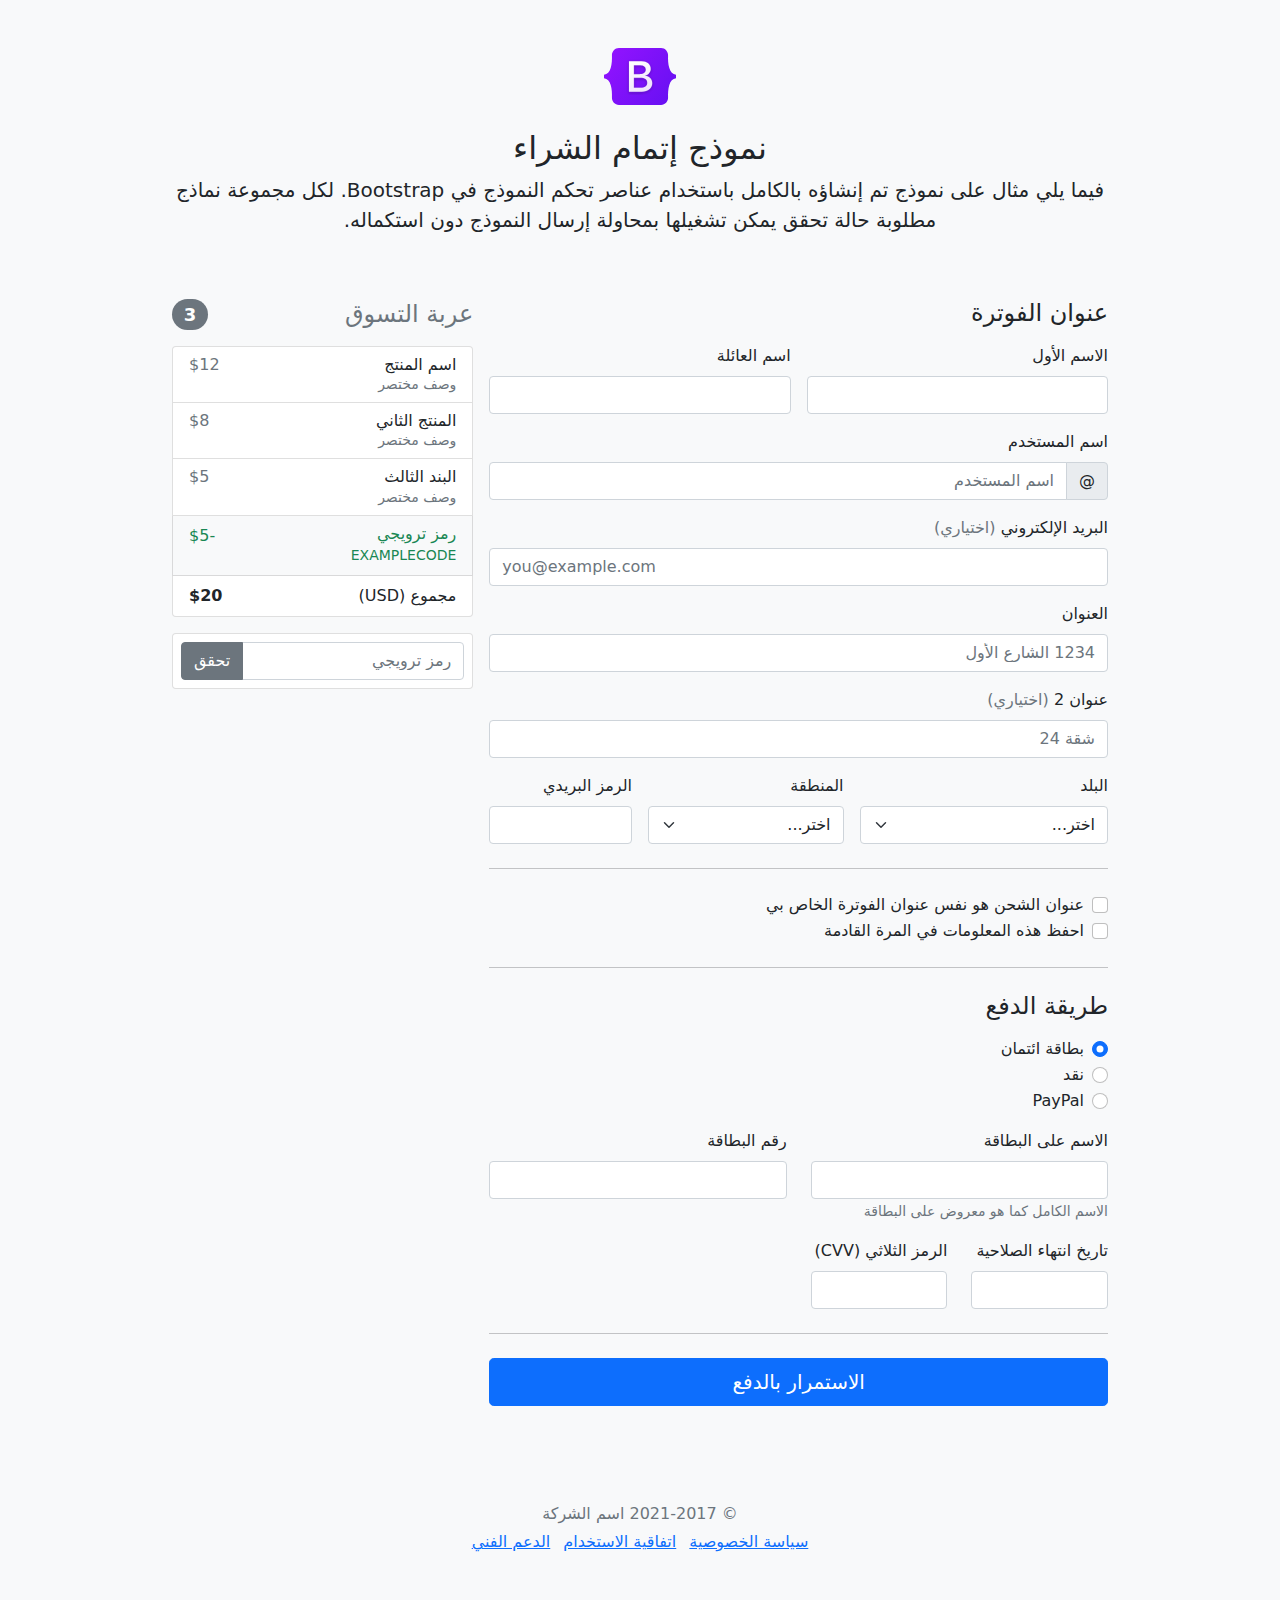
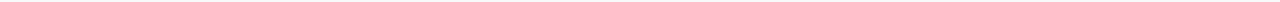
<file: js/bootstrap-5.1.3-examples/bootstrap-5.1.3-examples/checkout-rtl/index.html>
<!doctype html>
<html lang="ar" dir="rtl">
  <head>
    <meta charset="utf-8">
    <meta name="viewport" content="width=device-width, initial-scale=1">
    <meta name="description" content="">
    <meta name="author" content="Mark Otto, Jacob Thornton, and Bootstrap contributors">
    <meta name="generator" content="Hugo 0.88.1">
    <title>مثال إتمام الشراء · Bootstrap v5.1</title>

    <link rel="canonical" href="https://getbootstrap.com/docs/5.1/examples/checkout-rtl/">

    

    <!-- Bootstrap core CSS -->
<link href="../assets/dist/css/bootstrap.rtl.min.css" rel="stylesheet">

    <style>
      .bd-placeholder-img {
        font-size: 1.125rem;
        text-anchor: middle;
        -webkit-user-select: none;
        -moz-user-select: none;
        user-select: none;
      }

      @media (min-width: 768px) {
        .bd-placeholder-img-lg {
          font-size: 3.5rem;
        }
      }
    </style>

    
    <!-- Custom styles for this template -->
    <link href="../checkout/form-validation.css" rel="stylesheet">
  </head>
  <body class="bg-light">
    
<div class="container">
  <main>
    <div class="py-5 text-center">
      <img class="d-block mx-auto mb-4" src="../assets/brand/bootstrap-logo.svg" alt="" width="72" height="57">
      <h2>نموذج إتمام الشراء</h2>
      <p class="lead">فيما يلي مثال على نموذج تم إنشاؤه بالكامل باستخدام عناصر تحكم النموذج في Bootstrap. لكل مجموعة نماذج مطلوبة حالة تحقق يمكن تشغيلها بمحاولة إرسال النموذج دون استكماله.</p>
    </div>

    <div class="row g-3">
      <div class="col-md-5 col-lg-4 order-md-last">
        <h4 class="d-flex justify-content-between align-items-center mb-3">
          <span class="text-muted">عربة التسوق</span>
          <span class="badge bg-secondary rounded-pill">3</span>
        </h4>
        <ul class="list-group mb-3">
          <li class="list-group-item d-flex justify-content-between lh-sm">
            <div>
              <h6 class="my-0">اسم المنتج</h6>
              <small class="text-muted">وصف مختصر</small>
            </div>
            <span class="text-muted">$12</span>
          </li>
          <li class="list-group-item d-flex justify-content-between lh-sm">
            <div>
              <h6 class="my-0">المنتج الثاني</h6>
              <small class="text-muted">وصف مختصر</small>
            </div>
            <span class="text-muted">$8</span>
          </li>
          <li class="list-group-item d-flex justify-content-between lh-sm">
            <div>
              <h6 class="my-0">البند الثالث</h6>
              <small class="text-muted">وصف مختصر</small>
            </div>
            <span class="text-muted">$5</span>
          </li>
          <li class="list-group-item d-flex justify-content-between bg-light">
            <div class="text-success">
              <h6 class="my-0">رمز ترويجي</h6>
              <small>EXAMPLECODE</small>
            </div>
            <span class="text-success">-$5</span>
          </li>
          <li class="list-group-item d-flex justify-content-between">
            <span>مجموع (USD)</span>
            <strong>$20</strong>
          </li>
        </ul>

        <form class="card p-2">
          <div class="input-group">
            <input type="text" class="form-control" placeholder="رمز ترويجي">
            <button type="submit" class="btn btn-secondary">تحقق</button>
          </div>
        </form>
      </div>
      <div class="col-md-7 col-lg-8">
        <h4 class="mb-3">عنوان الفوترة</h4>
        <form class="needs-validation" novalidate>
          <div class="row g-3">
            <div class="col-sm-6">
              <label for="firstName" class="form-label">الاسم الأول</label>
              <input type="text" class="form-control" id="firstName" placeholder="" value="" required>
              <div class="invalid-feedback">
                يرجى إدخال اسم أول صحيح.
              </div>
            </div>

            <div class="col-sm-6">
              <label for="lastName" class="form-label">اسم العائلة</label>
              <input type="text" class="form-control" id="lastName" placeholder="" value="" required>
              <div class="invalid-feedback">
                يرجى إدخال اسم عائلة صحيح.
              </div>
            </div>

            <div class="col-12">
              <label for="username" class="form-label">اسم المستخدم</label>
              <div class="input-group has-validation">
                <span class="input-group-text">@</span>
                <input type="text" class="form-control" id="username" placeholder="اسم المستخدم" required>
              <div class="invalid-feedback">
                اسم المستخدم الخاص بك مطلوب.
                </div>
              </div>
            </div>

            <div class="col-12">
              <label for="email" class="form-label">البريد الإلكتروني <span class="text-muted">(اختياري)</span></label>
              <input type="email" class="form-control" id="email" placeholder="you@example.com">
              <div class="invalid-feedback">
                يرجى إدخال عنوان بريد إلكتروني صحيح لتصلكم تحديثات الشحن.
              </div>
            </div>

            <div class="col-12">
              <label for="address" class="form-label">العنوان</label>
              <input type="text" class="form-control" id="address" placeholder="1234 الشارع الأول" required>
              <div class="invalid-feedback">
                يرجى إدخال عنوان الشحن الخاص بك.
              </div>
            </div>

            <div class="col-12">
              <label for="address2" class="form-label">عنوان 2 <span class="text-muted">(اختياري)</span></label>
              <input type="text" class="form-control" id="address2" placeholder="شقة 24">
            </div>

            <div class="col-md-5">
              <label for="country" class="form-label">البلد</label>
              <select class="form-select" id="country" required>
                <option value="">اختر...</option>
                <option>الولايات المتحدة الأمريكية</option>
              </select>
              <div class="invalid-feedback">
                يرجى اختيار بلد صحيح.
              </div>
            </div>

            <div class="col-md-4">
              <label for="state" class="form-label">المنطقة</label>
              <select class="form-select" id="state" required>
                <option value="">اختر...</option>
                <option>كاليفورنيا</option>
              </select>
              <div class="invalid-feedback">
                يرجى اختيار اسم منطقة صحيح.
              </div>
            </div>

            <div class="col-md-3">
              <label for="zip" class="form-label">الرمز البريدي</label>
              <input type="text" class="form-control" id="zip" placeholder="" required>
              <div class="invalid-feedback">
                الرمز البريدي مطلوب.
              </div>
            </div>
          </div>

          <hr class="my-4">

          <div class="form-check">
            <input type="checkbox" class="form-check-input" id="same-address">
            <label class="form-check-label" for="same-address">عنوان الشحن هو نفس عنوان الفوترة الخاص بي</label>
          </div>

          <div class="form-check">
            <input type="checkbox" class="form-check-input" id="save-info">
            <label class="form-check-label" for="save-info">احفظ هذه المعلومات في المرة القادمة</label>
          </div>

          <hr class="my-4">

          <h4 class="mb-3">طريقة الدفع</h4>

          <div class="my-3">
            <div class="form-check">
              <input id="credit" name="paymentMethod" type="radio" class="form-check-input" checked required>
              <label class="form-check-label" for="credit">بطاقة ائتمان</label>
            </div>
            <div class="form-check">
              <input id="cash" name="paymentMethod" type="radio" class="form-check-input" required>
              <label class="form-check-label" for="cash">نقد</label>
            </div>
            <div class="form-check">
              <input id="paypal" name="paymentMethod" type="radio" class="form-check-input" required>
              <label class="form-check-label" for="paypal">PayPal</label>
            </div>
          </div>

          <div class="row gy-3">
            <div class="col-md-6">
              <label for="cc-name" class="form-label">الاسم على البطاقة</label>
              <input type="text" class="form-control" id="cc-name" placeholder="" required>
              <small class="text-muted">الاسم الكامل كما هو معروض على البطاقة</small>
              <div class="invalid-feedback">
                الاسم على البطاقة مطلوب
              </div>
            </div>

            <div class="col-md-6">
              <label for="cc-number" class="form-label">رقم البطاقة</label>
              <input type="text" class="form-control" id="cc-number" placeholder="" required>
              <div class="invalid-feedback">
                رقم بطاقة الائتمان مطلوب
              </div>
            </div>

            <div class="col-md-3">
              <label for="cc-expiration" class="form-label">تاريخ انتهاء الصلاحية</label>
              <input type="text" class="form-control" id="cc-expiration" placeholder="" required>
              <div class="invalid-feedback">
                تاريخ انتهاء الصلاحية مطلوب
              </div>
            </div>

            <div class="col-md-3">
              <label for="cc-cvv" class="form-label">الرمز الثلاثي (CVV)</label>
              <input type="text" class="form-control" id="cc-cvv" placeholder="" required>
              <div class="invalid-feedback">
                رمز الحماية مطلوب
              </div>
            </div>
          </div>

          <hr class="my-4">

          <button class="w-100 btn btn-primary btn-lg" type="submit">الاستمرار بالدفع</button>
        </form>
      </div>
    </div>
  </main>
  <footer class="my-5 pt-5 text-muted text-center text-small">
    <p class="mb-1">&copy; 2021-2017 اسم الشركة</p>
    <ul class="list-inline">
      <li class="list-inline-item"><a href="#">سياسة الخصوصية</a></li>
      <li class="list-inline-item"><a href="#">اتفاقية الاستخدام</a></li>
      <li class="list-inline-item"><a href="#">الدعم الفني</a></li>
    </ul>
  </footer>
</div>


    <script src="../assets/dist/js/bootstrap.bundle.min.js"></script>

      <script src="../checkout/form-validation.js"></script>
  </body>
</html>
</file>
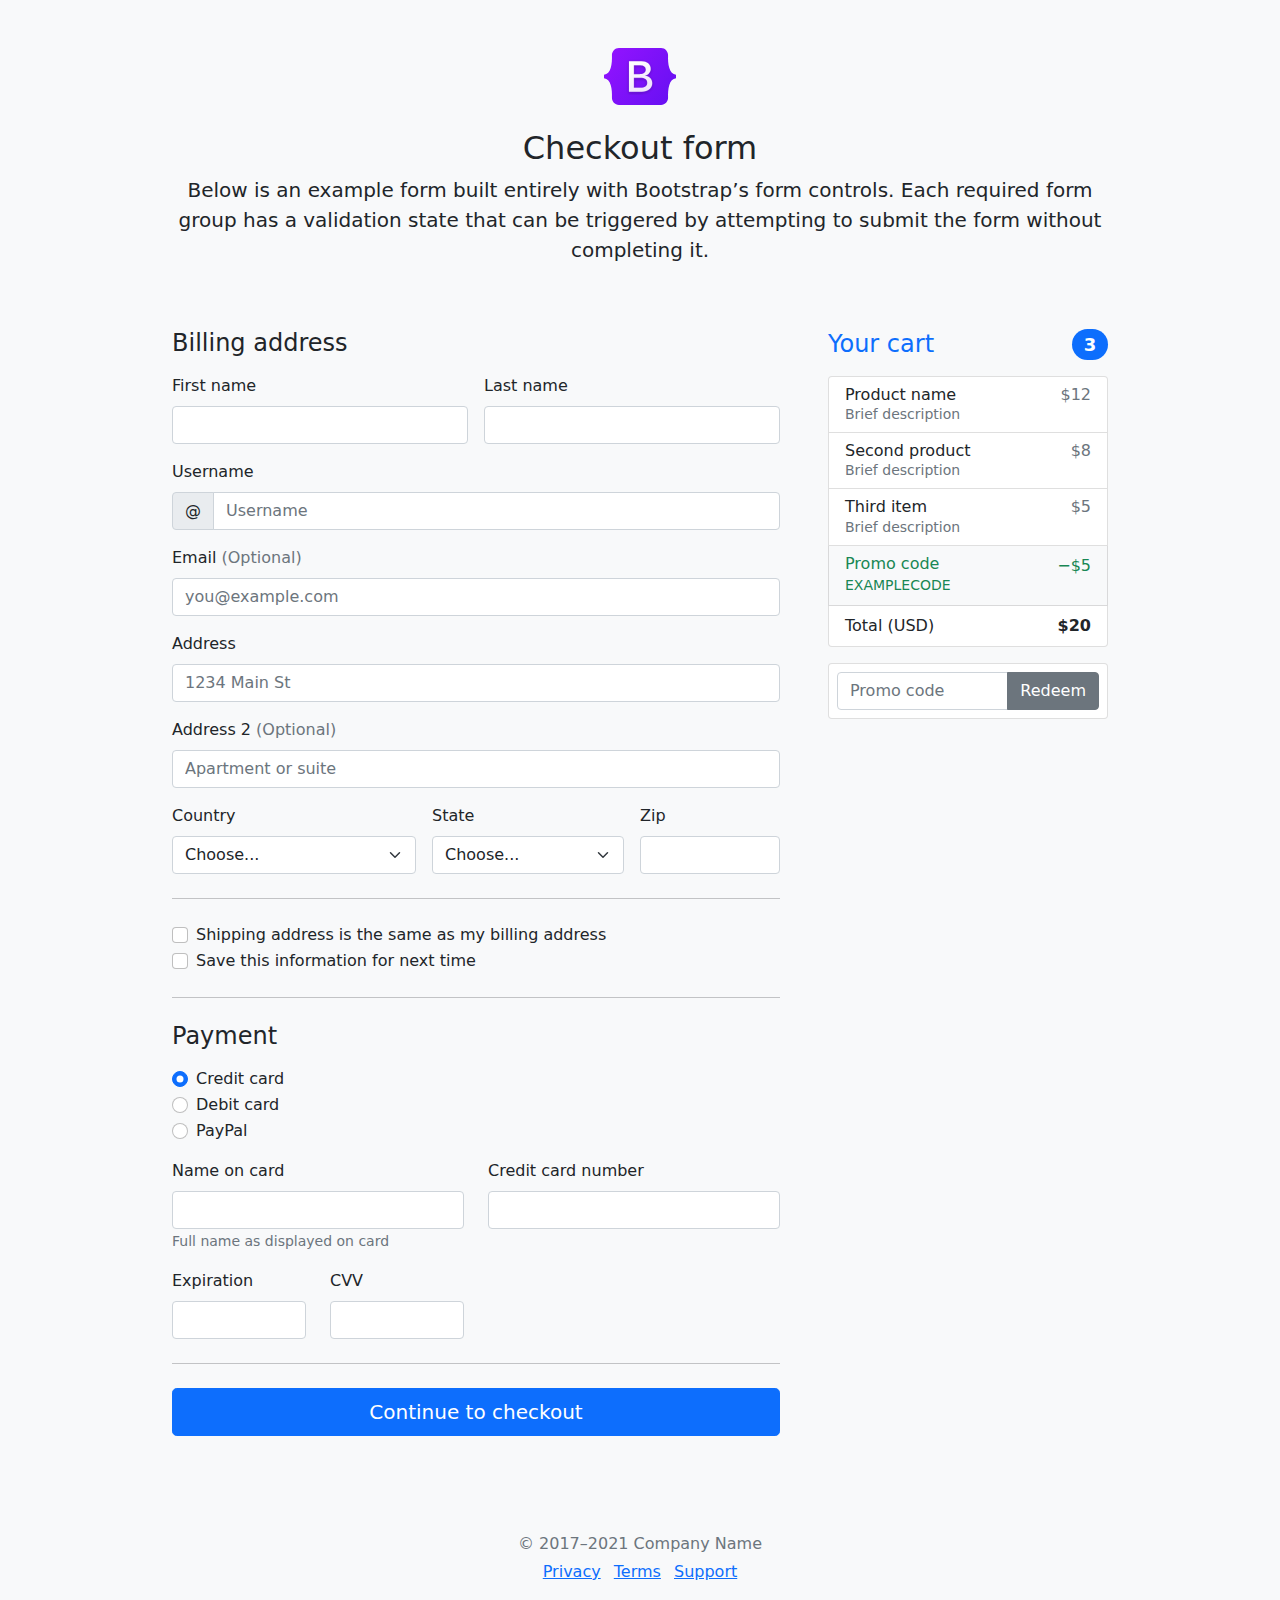
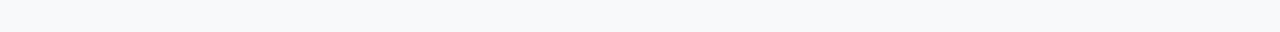
<file: js/bootstrap-5.1.3-examples/bootstrap-5.1.3-examples/checkout/index.html>
<!doctype html>
<html lang="en">
  <head>
    <meta charset="utf-8">
    <meta name="viewport" content="width=device-width, initial-scale=1">
    <meta name="description" content="">
    <meta name="author" content="Mark Otto, Jacob Thornton, and Bootstrap contributors">
    <meta name="generator" content="Hugo 0.88.1">
    <title>Checkout example · Bootstrap v5.1</title>

    <link rel="canonical" href="https://getbootstrap.com/docs/5.1/examples/checkout/">

    

    <!-- Bootstrap core CSS -->
<link href="../assets/dist/css/bootstrap.min.css" rel="stylesheet">

    <style>
      .bd-placeholder-img {
        font-size: 1.125rem;
        text-anchor: middle;
        -webkit-user-select: none;
        -moz-user-select: none;
        user-select: none;
      }

      @media (min-width: 768px) {
        .bd-placeholder-img-lg {
          font-size: 3.5rem;
        }
      }
    </style>

    
    <!-- Custom styles for this template -->
    <link href="form-validation.css" rel="stylesheet">
  </head>
  <body class="bg-light">
    
<div class="container">
  <main>
    <div class="py-5 text-center">
      <img class="d-block mx-auto mb-4" src="../assets/brand/bootstrap-logo.svg" alt="" width="72" height="57">
      <h2>Checkout form</h2>
      <p class="lead">Below is an example form built entirely with Bootstrap’s form controls. Each required form group has a validation state that can be triggered by attempting to submit the form without completing it.</p>
    </div>

    <div class="row g-5">
      <div class="col-md-5 col-lg-4 order-md-last">
        <h4 class="d-flex justify-content-between align-items-center mb-3">
          <span class="text-primary">Your cart</span>
          <span class="badge bg-primary rounded-pill">3</span>
        </h4>
        <ul class="list-group mb-3">
          <li class="list-group-item d-flex justify-content-between lh-sm">
            <div>
              <h6 class="my-0">Product name</h6>
              <small class="text-muted">Brief description</small>
            </div>
            <span class="text-muted">$12</span>
          </li>
          <li class="list-group-item d-flex justify-content-between lh-sm">
            <div>
              <h6 class="my-0">Second product</h6>
              <small class="text-muted">Brief description</small>
            </div>
            <span class="text-muted">$8</span>
          </li>
          <li class="list-group-item d-flex justify-content-between lh-sm">
            <div>
              <h6 class="my-0">Third item</h6>
              <small class="text-muted">Brief description</small>
            </div>
            <span class="text-muted">$5</span>
          </li>
          <li class="list-group-item d-flex justify-content-between bg-light">
            <div class="text-success">
              <h6 class="my-0">Promo code</h6>
              <small>EXAMPLECODE</small>
            </div>
            <span class="text-success">−$5</span>
          </li>
          <li class="list-group-item d-flex justify-content-between">
            <span>Total (USD)</span>
            <strong>$20</strong>
          </li>
        </ul>

        <form class="card p-2">
          <div class="input-group">
            <input type="text" class="form-control" placeholder="Promo code">
            <button type="submit" class="btn btn-secondary">Redeem</button>
          </div>
        </form>
      </div>
      <div class="col-md-7 col-lg-8">
        <h4 class="mb-3">Billing address</h4>
        <form class="needs-validation" novalidate>
          <div class="row g-3">
            <div class="col-sm-6">
              <label for="firstName" class="form-label">First name</label>
              <input type="text" class="form-control" id="firstName" placeholder="" value="" required>
              <div class="invalid-feedback">
                Valid first name is required.
              </div>
            </div>

            <div class="col-sm-6">
              <label for="lastName" class="form-label">Last name</label>
              <input type="text" class="form-control" id="lastName" placeholder="" value="" required>
              <div class="invalid-feedback">
                Valid last name is required.
              </div>
            </div>

            <div class="col-12">
              <label for="username" class="form-label">Username</label>
              <div class="input-group has-validation">
                <span class="input-group-text">@</span>
                <input type="text" class="form-control" id="username" placeholder="Username" required>
              <div class="invalid-feedback">
                  Your username is required.
                </div>
              </div>
            </div>

            <div class="col-12">
              <label for="email" class="form-label">Email <span class="text-muted">(Optional)</span></label>
              <input type="email" class="form-control" id="email" placeholder="you@example.com">
              <div class="invalid-feedback">
                Please enter a valid email address for shipping updates.
              </div>
            </div>

            <div class="col-12">
              <label for="address" class="form-label">Address</label>
              <input type="text" class="form-control" id="address" placeholder="1234 Main St" required>
              <div class="invalid-feedback">
                Please enter your shipping address.
              </div>
            </div>

            <div class="col-12">
              <label for="address2" class="form-label">Address 2 <span class="text-muted">(Optional)</span></label>
              <input type="text" class="form-control" id="address2" placeholder="Apartment or suite">
            </div>

            <div class="col-md-5">
              <label for="country" class="form-label">Country</label>
              <select class="form-select" id="country" required>
                <option value="">Choose...</option>
                <option>United States</option>
              </select>
              <div class="invalid-feedback">
                Please select a valid country.
              </div>
            </div>

            <div class="col-md-4">
              <label for="state" class="form-label">State</label>
              <select class="form-select" id="state" required>
                <option value="">Choose...</option>
                <option>California</option>
              </select>
              <div class="invalid-feedback">
                Please provide a valid state.
              </div>
            </div>

            <div class="col-md-3">
              <label for="zip" class="form-label">Zip</label>
              <input type="text" class="form-control" id="zip" placeholder="" required>
              <div class="invalid-feedback">
                Zip code required.
              </div>
            </div>
          </div>

          <hr class="my-4">

          <div class="form-check">
            <input type="checkbox" class="form-check-input" id="same-address">
            <label class="form-check-label" for="same-address">Shipping address is the same as my billing address</label>
          </div>

          <div class="form-check">
            <input type="checkbox" class="form-check-input" id="save-info">
            <label class="form-check-label" for="save-info">Save this information for next time</label>
          </div>

          <hr class="my-4">

          <h4 class="mb-3">Payment</h4>

          <div class="my-3">
            <div class="form-check">
              <input id="credit" name="paymentMethod" type="radio" class="form-check-input" checked required>
              <label class="form-check-label" for="credit">Credit card</label>
            </div>
            <div class="form-check">
              <input id="debit" name="paymentMethod" type="radio" class="form-check-input" required>
              <label class="form-check-label" for="debit">Debit card</label>
            </div>
            <div class="form-check">
              <input id="paypal" name="paymentMethod" type="radio" class="form-check-input" required>
              <label class="form-check-label" for="paypal">PayPal</label>
            </div>
          </div>

          <div class="row gy-3">
            <div class="col-md-6">
              <label for="cc-name" class="form-label">Name on card</label>
              <input type="text" class="form-control" id="cc-name" placeholder="" required>
              <small class="text-muted">Full name as displayed on card</small>
              <div class="invalid-feedback">
                Name on card is required
              </div>
            </div>

            <div class="col-md-6">
              <label for="cc-number" class="form-label">Credit card number</label>
              <input type="text" class="form-control" id="cc-number" placeholder="" required>
              <div class="invalid-feedback">
                Credit card number is required
              </div>
            </div>

            <div class="col-md-3">
              <label for="cc-expiration" class="form-label">Expiration</label>
              <input type="text" class="form-control" id="cc-expiration" placeholder="" required>
              <div class="invalid-feedback">
                Expiration date required
              </div>
            </div>

            <div class="col-md-3">
              <label for="cc-cvv" class="form-label">CVV</label>
              <input type="text" class="form-control" id="cc-cvv" placeholder="" required>
              <div class="invalid-feedback">
                Security code required
              </div>
            </div>
          </div>

          <hr class="my-4">

          <button class="w-100 btn btn-primary btn-lg" type="submit">Continue to checkout</button>
        </form>
      </div>
    </div>
  </main>

  <footer class="my-5 pt-5 text-muted text-center text-small">
    <p class="mb-1">&copy; 2017–2021 Company Name</p>
    <ul class="list-inline">
      <li class="list-inline-item"><a href="#">Privacy</a></li>
      <li class="list-inline-item"><a href="#">Terms</a></li>
      <li class="list-inline-item"><a href="#">Support</a></li>
    </ul>
  </footer>
</div>


    <script src="../assets/dist/js/bootstrap.bundle.min.js"></script>

      <script src="form-validation.js"></script>
  </body>
</html>
</file>
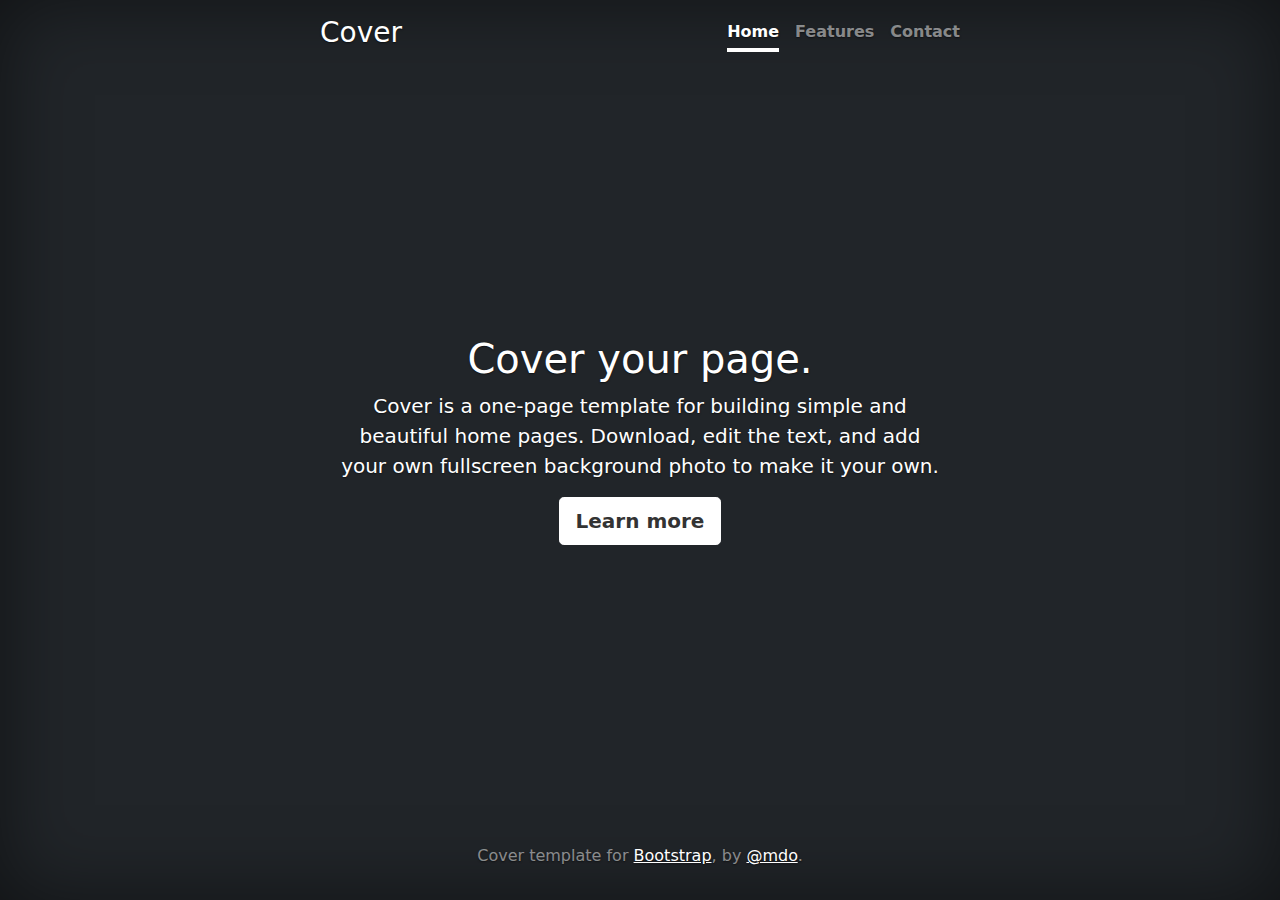
<file: js/bootstrap-5.1.3-examples/bootstrap-5.1.3-examples/cover/index.html>
<!doctype html>
<html lang="en" class="h-100">
  <head>
    <meta charset="utf-8">
    <meta name="viewport" content="width=device-width, initial-scale=1">
    <meta name="description" content="">
    <meta name="author" content="Mark Otto, Jacob Thornton, and Bootstrap contributors">
    <meta name="generator" content="Hugo 0.88.1">
    <title>Cover Template · Bootstrap v5.1</title>

    <link rel="canonical" href="https://getbootstrap.com/docs/5.1/examples/cover/">

    

    <!-- Bootstrap core CSS -->
<link href="../assets/dist/css/bootstrap.min.css" rel="stylesheet">

    <style>
      .bd-placeholder-img {
        font-size: 1.125rem;
        text-anchor: middle;
        -webkit-user-select: none;
        -moz-user-select: none;
        user-select: none;
      }

      @media (min-width: 768px) {
        .bd-placeholder-img-lg {
          font-size: 3.5rem;
        }
      }
    </style>

    
    <!-- Custom styles for this template -->
    <link href="cover.css" rel="stylesheet">
  </head>
  <body class="d-flex h-100 text-center text-white bg-dark">
    
<div class="cover-container d-flex w-100 h-100 p-3 mx-auto flex-column">
  <header class="mb-auto">
    <div>
      <h3 class="float-md-start mb-0">Cover</h3>
      <nav class="nav nav-masthead justify-content-center float-md-end">
        <a class="nav-link active" aria-current="page" href="#">Home</a>
        <a class="nav-link" href="#">Features</a>
        <a class="nav-link" href="#">Contact</a>
      </nav>
    </div>
  </header>

  <main class="px-3">
    <h1>Cover your page.</h1>
    <p class="lead">Cover is a one-page template for building simple and beautiful home pages. Download, edit the text, and add your own fullscreen background photo to make it your own.</p>
    <p class="lead">
      <a href="#" class="btn btn-lg btn-secondary fw-bold border-white bg-white">Learn more</a>
    </p>
  </main>

  <footer class="mt-auto text-white-50">
    <p>Cover template for <a href="https://getbootstrap.com/" class="text-white">Bootstrap</a>, by <a href="https://twitter.com/mdo" class="text-white">@mdo</a>.</p>
  </footer>
</div>


    
  </body>
</html>
</file>
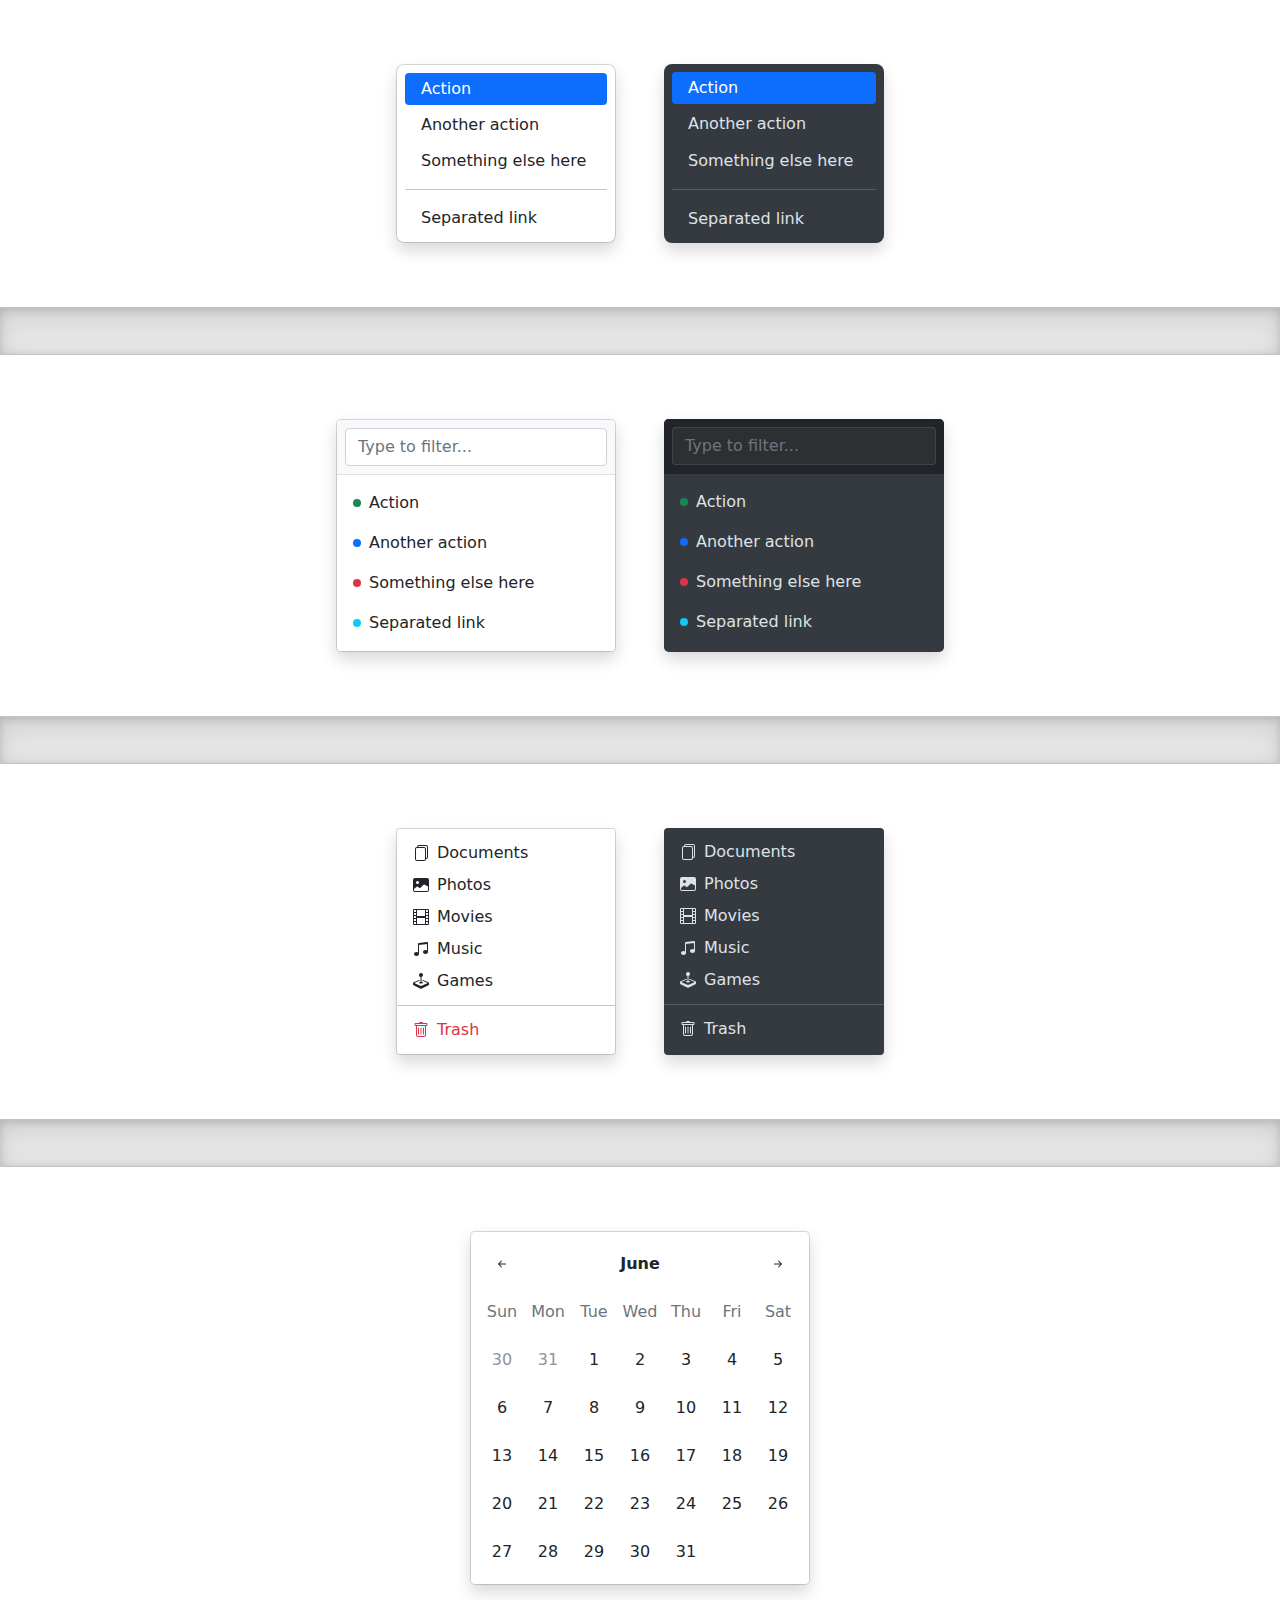
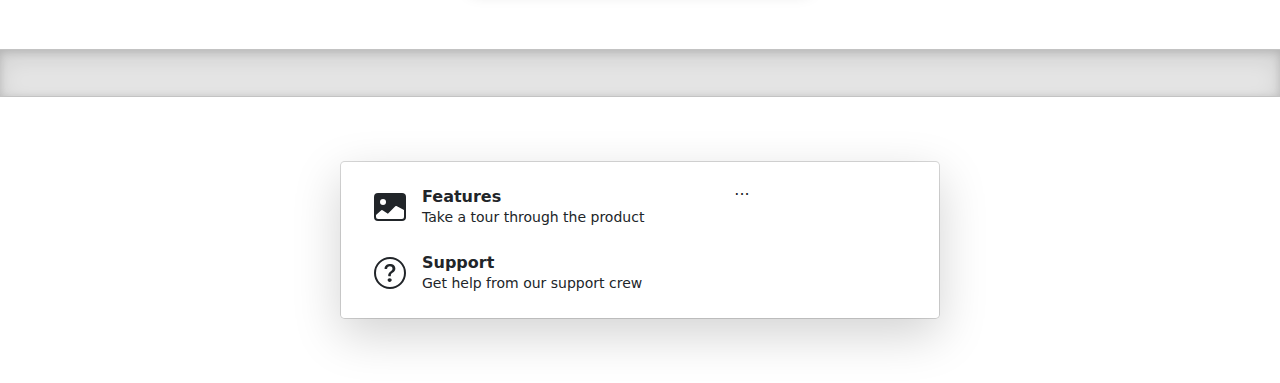
<file: js/bootstrap-5.1.3-examples/bootstrap-5.1.3-examples/dropdowns/index.html>
<!doctype html>
<html lang="en">
  <head>
    <meta charset="utf-8">
    <meta name="viewport" content="width=device-width, initial-scale=1">
    <meta name="description" content="">
    <meta name="author" content="Mark Otto, Jacob Thornton, and Bootstrap contributors">
    <meta name="generator" content="Hugo 0.88.1">
    <title>Dropdowns · Bootstrap v5.1</title>

    <link rel="canonical" href="https://getbootstrap.com/docs/5.1/examples/dropdowns/">

    

    <!-- Bootstrap core CSS -->
<link href="../assets/dist/css/bootstrap.min.css" rel="stylesheet">

    <style>
      .bd-placeholder-img {
        font-size: 1.125rem;
        text-anchor: middle;
        -webkit-user-select: none;
        -moz-user-select: none;
        user-select: none;
      }

      @media (min-width: 768px) {
        .bd-placeholder-img-lg {
          font-size: 3.5rem;
        }
      }
    </style>

    
    <!-- Custom styles for this template -->
    <link href="dropdowns.css" rel="stylesheet">
  </head>
  <body>
    
<svg xmlns="http://www.w3.org/2000/svg" style="display: none;">
  <symbol id="bootstrap" viewBox="0 0 118 94">
    <title>Bootstrap</title>
    <path fill-rule="evenodd" clip-rule="evenodd" d="M24.509 0c-6.733 0-11.715 5.893-11.492 12.284.214 6.14-.064 14.092-2.066 20.577C8.943 39.365 5.547 43.485 0 44.014v5.972c5.547.529 8.943 4.649 10.951 11.153 2.002 6.485 2.28 14.437 2.066 20.577C12.794 88.106 17.776 94 24.51 94H93.5c6.733 0 11.714-5.893 11.491-12.284-.214-6.14.064-14.092 2.066-20.577 2.009-6.504 5.396-10.624 10.943-11.153v-5.972c-5.547-.529-8.934-4.649-10.943-11.153-2.002-6.484-2.28-14.437-2.066-20.577C105.214 5.894 100.233 0 93.5 0H24.508zM80 57.863C80 66.663 73.436 72 62.543 72H44a2 2 0 01-2-2V24a2 2 0 012-2h18.437c9.083 0 15.044 4.92 15.044 12.474 0 5.302-4.01 10.049-9.119 10.88v.277C75.317 46.394 80 51.21 80 57.863zM60.521 28.34H49.948v14.934h8.905c6.884 0 10.68-2.772 10.68-7.727 0-4.643-3.264-7.207-9.012-7.207zM49.948 49.2v16.458H60.91c7.167 0 10.964-2.876 10.964-8.281 0-5.406-3.903-8.178-11.425-8.178H49.948z"></path>
  </symbol>

  <symbol id="exclamation-triangle-fill" viewBox="0 0 16 16">
    <path d="M8.982 1.566a1.13 1.13 0 0 0-1.96 0L.165 13.233c-.457.778.091 1.767.98 1.767h13.713c.889 0 1.438-.99.98-1.767L8.982 1.566zM8 5c.535 0 .954.462.9.995l-.35 3.507a.552.552 0 0 1-1.1 0L7.1 5.995A.905.905 0 0 1 8 5zm.002 6a1 1 0 1 1 0 2 1 1 0 0 1 0-2z"/>
  </symbol>

  <symbol id="check2" viewBox="0 0 16 16">
    <path d="M13.854 3.646a.5.5 0 0 1 0 .708l-7 7a.5.5 0 0 1-.708 0l-3.5-3.5a.5.5 0 1 1 .708-.708L6.5 10.293l6.646-6.647a.5.5 0 0 1 .708 0z"/>
  </symbol>

  <symbol id="check2-circle" viewBox="0 0 16 16">
    <path d="M2.5 8a5.5 5.5 0 0 1 8.25-4.764.5.5 0 0 0 .5-.866A6.5 6.5 0 1 0 14.5 8a.5.5 0 0 0-1 0 5.5 5.5 0 1 1-11 0z"/>
    <path d="M15.354 3.354a.5.5 0 0 0-.708-.708L8 9.293 5.354 6.646a.5.5 0 1 0-.708.708l3 3a.5.5 0 0 0 .708 0l7-7z"/>
  </symbol>

  <symbol id="bookmark-star" viewBox="0 0 16 16">
    <path d="M7.84 4.1a.178.178 0 0 1 .32 0l.634 1.285a.178.178 0 0 0 .134.098l1.42.206c.145.021.204.2.098.303L9.42 6.993a.178.178 0 0 0-.051.158l.242 1.414a.178.178 0 0 1-.258.187l-1.27-.668a.178.178 0 0 0-.165 0l-1.27.668a.178.178 0 0 1-.257-.187l.242-1.414a.178.178 0 0 0-.05-.158l-1.03-1.001a.178.178 0 0 1 .098-.303l1.42-.206a.178.178 0 0 0 .134-.098L7.84 4.1z"/>
    <path d="M2 2a2 2 0 0 1 2-2h8a2 2 0 0 1 2 2v13.5a.5.5 0 0 1-.777.416L8 13.101l-5.223 2.815A.5.5 0 0 1 2 15.5V2zm2-1a1 1 0 0 0-1 1v12.566l4.723-2.482a.5.5 0 0 1 .554 0L13 14.566V2a1 1 0 0 0-1-1H4z"/>
  </symbol>

  <symbol id="grid-fill" viewBox="0 0 16 16">
    <path d="M1 2.5A1.5 1.5 0 0 1 2.5 1h3A1.5 1.5 0 0 1 7 2.5v3A1.5 1.5 0 0 1 5.5 7h-3A1.5 1.5 0 0 1 1 5.5v-3zm8 0A1.5 1.5 0 0 1 10.5 1h3A1.5 1.5 0 0 1 15 2.5v3A1.5 1.5 0 0 1 13.5 7h-3A1.5 1.5 0 0 1 9 5.5v-3zm-8 8A1.5 1.5 0 0 1 2.5 9h3A1.5 1.5 0 0 1 7 10.5v3A1.5 1.5 0 0 1 5.5 15h-3A1.5 1.5 0 0 1 1 13.5v-3zm8 0A1.5 1.5 0 0 1 10.5 9h3a1.5 1.5 0 0 1 1.5 1.5v3a1.5 1.5 0 0 1-1.5 1.5h-3A1.5 1.5 0 0 1 9 13.5v-3z"/>
  </symbol>

  <symbol id="stars" viewBox="0 0 16 16">
    <path d="M7.657 6.247c.11-.33.576-.33.686 0l.645 1.937a2.89 2.89 0 0 0 1.829 1.828l1.936.645c.33.11.33.576 0 .686l-1.937.645a2.89 2.89 0 0 0-1.828 1.829l-.645 1.936a.361.361 0 0 1-.686 0l-.645-1.937a2.89 2.89 0 0 0-1.828-1.828l-1.937-.645a.361.361 0 0 1 0-.686l1.937-.645a2.89 2.89 0 0 0 1.828-1.828l.645-1.937zM3.794 1.148a.217.217 0 0 1 .412 0l.387 1.162c.173.518.579.924 1.097 1.097l1.162.387a.217.217 0 0 1 0 .412l-1.162.387A1.734 1.734 0 0 0 4.593 5.69l-.387 1.162a.217.217 0 0 1-.412 0L3.407 5.69A1.734 1.734 0 0 0 2.31 4.593l-1.162-.387a.217.217 0 0 1 0-.412l1.162-.387A1.734 1.734 0 0 0 3.407 2.31l.387-1.162zM10.863.099a.145.145 0 0 1 .274 0l.258.774c.115.346.386.617.732.732l.774.258a.145.145 0 0 1 0 .274l-.774.258a1.156 1.156 0 0 0-.732.732l-.258.774a.145.145 0 0 1-.274 0l-.258-.774a1.156 1.156 0 0 0-.732-.732L9.1 2.137a.145.145 0 0 1 0-.274l.774-.258c.346-.115.617-.386.732-.732L10.863.1z"/>
  </symbol>

  <symbol id="film" viewBox="0 0 16 16">
    <path d="M0 1a1 1 0 0 1 1-1h14a1 1 0 0 1 1 1v14a1 1 0 0 1-1 1H1a1 1 0 0 1-1-1V1zm4 0v6h8V1H4zm8 8H4v6h8V9zM1 1v2h2V1H1zm2 3H1v2h2V4zM1 7v2h2V7H1zm2 3H1v2h2v-2zm-2 3v2h2v-2H1zM15 1h-2v2h2V1zm-2 3v2h2V4h-2zm2 3h-2v2h2V7zm-2 3v2h2v-2h-2zm2 3h-2v2h2v-2z"/>
  </symbol>

  <symbol id="joystick" viewBox="0 0 16 16">
    <path d="M10 2a2 2 0 0 1-1.5 1.937v5.087c.863.083 1.5.377 1.5.726 0 .414-.895.75-2 .75s-2-.336-2-.75c0-.35.637-.643 1.5-.726V3.937A2 2 0 1 1 10 2z"/>
    <path d="M0 9.665v1.717a1 1 0 0 0 .553.894l6.553 3.277a2 2 0 0 0 1.788 0l6.553-3.277a1 1 0 0 0 .553-.894V9.665c0-.1-.06-.19-.152-.23L9.5 6.715v.993l5.227 2.178a.125.125 0 0 1 .001.23l-5.94 2.546a2 2 0 0 1-1.576 0l-5.94-2.546a.125.125 0 0 1 .001-.23L6.5 7.708l-.013-.988L.152 9.435a.25.25 0 0 0-.152.23z"/>
  </symbol>

  <symbol id="music-note-beamed" viewBox="0 0 16 16">
    <path d="M6 13c0 1.105-1.12 2-2.5 2S1 14.105 1 13c0-1.104 1.12-2 2.5-2s2.5.896 2.5 2zm9-2c0 1.105-1.12 2-2.5 2s-2.5-.895-2.5-2 1.12-2 2.5-2 2.5.895 2.5 2z"/>
    <path fill-rule="evenodd" d="M14 11V2h1v9h-1zM6 3v10H5V3h1z"/>
    <path d="M5 2.905a1 1 0 0 1 .9-.995l8-.8a1 1 0 0 1 1.1.995V3L5 4V2.905z"/>
  </symbol>

  <symbol id="files" viewBox="0 0 16 16">
    <path d="M13 0H6a2 2 0 0 0-2 2 2 2 0 0 0-2 2v10a2 2 0 0 0 2 2h7a2 2 0 0 0 2-2 2 2 0 0 0 2-2V2a2 2 0 0 0-2-2zm0 13V4a2 2 0 0 0-2-2H5a1 1 0 0 1 1-1h7a1 1 0 0 1 1 1v10a1 1 0 0 1-1 1zM3 4a1 1 0 0 1 1-1h7a1 1 0 0 1 1 1v10a1 1 0 0 1-1 1H4a1 1 0 0 1-1-1V4z"/>
  </symbol>

  <symbol id="image-fill" viewBox="0 0 16 16">
    <path d="M.002 3a2 2 0 0 1 2-2h12a2 2 0 0 1 2 2v10a2 2 0 0 1-2 2h-12a2 2 0 0 1-2-2V3zm1 9v1a1 1 0 0 0 1 1h12a1 1 0 0 0 1-1V9.5l-3.777-1.947a.5.5 0 0 0-.577.093l-3.71 3.71-2.66-1.772a.5.5 0 0 0-.63.062L1.002 12zm5-6.5a1.5 1.5 0 1 0-3 0 1.5 1.5 0 0 0 3 0z"/>
  </symbol>

  <symbol id="trash" viewBox="0 0 16 16">
    <path d="M5.5 5.5A.5.5 0 0 1 6 6v6a.5.5 0 0 1-1 0V6a.5.5 0 0 1 .5-.5zm2.5 0a.5.5 0 0 1 .5.5v6a.5.5 0 0 1-1 0V6a.5.5 0 0 1 .5-.5zm3 .5a.5.5 0 0 0-1 0v6a.5.5 0 0 0 1 0V6z"/>
    <path fill-rule="evenodd" d="M14.5 3a1 1 0 0 1-1 1H13v9a2 2 0 0 1-2 2H5a2 2 0 0 1-2-2V4h-.5a1 1 0 0 1-1-1V2a1 1 0 0 1 1-1H6a1 1 0 0 1 1-1h2a1 1 0 0 1 1 1h3.5a1 1 0 0 1 1 1v1zM4.118 4 4 4.059V13a1 1 0 0 0 1 1h6a1 1 0 0 0 1-1V4.059L11.882 4H4.118zM2.5 3V2h11v1h-11z"/>
  </symbol>

  <symbol id="question-circle" viewBox="0 0 16 16">
    <path d="M8 15A7 7 0 1 1 8 1a7 7 0 0 1 0 14zm0 1A8 8 0 1 0 8 0a8 8 0 0 0 0 16z"/>
    <path d="M5.255 5.786a.237.237 0 0 0 .241.247h.825c.138 0 .248-.113.266-.25.09-.656.54-1.134 1.342-1.134.686 0 1.314.343 1.314 1.168 0 .635-.374.927-.965 1.371-.673.489-1.206 1.06-1.168 1.987l.003.217a.25.25 0 0 0 .25.246h.811a.25.25 0 0 0 .25-.25v-.105c0-.718.273-.927 1.01-1.486.609-.463 1.244-.977 1.244-2.056 0-1.511-1.276-2.241-2.673-2.241-1.267 0-2.655.59-2.75 2.286zm1.557 5.763c0 .533.425.927 1.01.927.609 0 1.028-.394 1.028-.927 0-.552-.42-.94-1.029-.94-.584 0-1.009.388-1.009.94z"/>
  </symbol>

  <symbol id="arrow-left-short" viewBox="0 0 16 16">
    <path fill-rule="evenodd" d="M12 8a.5.5 0 0 1-.5.5H5.707l2.147 2.146a.5.5 0 0 1-.708.708l-3-3a.5.5 0 0 1 0-.708l3-3a.5.5 0 1 1 .708.708L5.707 7.5H11.5a.5.5 0 0 1 .5.5z"/>
  </symbol>

  <symbol id="arrow-right-short" viewBox="0 0 16 16">
    <path fill-rule="evenodd" d="M4 8a.5.5 0 0 1 .5-.5h5.793L8.146 5.354a.5.5 0 1 1 .708-.708l3 3a.5.5 0 0 1 0 .708l-3 3a.5.5 0 0 1-.708-.708L10.293 8.5H4.5A.5.5 0 0 1 4 8z"/>
  </symbol>
</svg>

<div class="d-flex gap-5 justify-content-center" id="dropdownMacos">
  <ul class="dropdown-menu dropdown-menu-macos mx-0 shadow" style="width: 220px;">
    <li><a class="dropdown-item active" href="#">Action</a></li>
    <li><a class="dropdown-item" href="#">Another action</a></li>
    <li><a class="dropdown-item" href="#">Something else here</a></li>
    <li><hr class="dropdown-divider"></li>
    <li><a class="dropdown-item" href="#">Separated link</a></li>
  </ul>
  <ul class="dropdown-menu dropdown-menu-dark dropdown-menu-macos mx-0 border-0 shadow" style="width: 220px;">
    <li><a class="dropdown-item active" href="#">Action</a></li>
    <li><a class="dropdown-item" href="#">Another action</a></li>
    <li><a class="dropdown-item" href="#">Something else here</a></li>
    <li><hr class="dropdown-divider"></li>
    <li><a class="dropdown-item" href="#">Separated link</a></li>
  </ul>
</div>

<div class="b-example-divider"></div>


<div class="d-flex gap-5 justify-content-center" id="dropdownFilter">
  <div class="dropdown-menu pt-0 mx-0 rounded-3 shadow overflow-hidden" style="width: 280px;">
    <form class="p-2 mb-2 bg-light border-bottom">
      <input type="search" class="form-control" autocomplete="false" placeholder="Type to filter...">
    </form>
    <ul class="list-unstyled mb-0">
      <li><a class="dropdown-item d-flex align-items-center gap-2 py-2" href="#">
        <span class="d-inline-block bg-success rounded-circle" style="width: .5em; height: .5em;"></span>
        Action
      </a></li>
      <li><a class="dropdown-item d-flex align-items-center gap-2 py-2" href="#">
        <span class="d-inline-block bg-primary rounded-circle" style="width: .5em; height: .5em;"></span>
        Another action
      </a></li>
      <li><a class="dropdown-item d-flex align-items-center gap-2 py-2" href="#">
        <span class="d-inline-block bg-danger rounded-circle" style="width: .5em; height: .5em;"></span>
        Something else here
      </a></li>
      <li><a class="dropdown-item d-flex align-items-center gap-2 py-2" href="#">
        <span class="d-inline-block bg-info rounded-circle" style="width: .5em; height: .5em;"></span>
        Separated link
      </a></li>
    </ul>
  </div>

  <div class="dropdown-menu dropdown-menu-dark border-0 pt-0 mx-0 rounded-3 shadow overflow-hidden" style="width: 280px;">
    <form class="p-2 mb-2 bg-dark border-bottom border-dark">
      <input type="search" class="form-control form-control-dark" autocomplete="false" placeholder="Type to filter...">
    </form>
    <ul class="list-unstyled mb-0">
      <li><a class="dropdown-item d-flex align-items-center gap-2 py-2" href="#">
        <span class="d-inline-block bg-success rounded-circle" style="width: .5em; height: .5em;"></span>
        Action
      </a></li>
      <li><a class="dropdown-item d-flex align-items-center gap-2 py-2" href="#">
        <span class="d-inline-block bg-primary rounded-circle" style="width: .5em; height: .5em;"></span>
        Another action
      </a></li>
      <li><a class="dropdown-item d-flex align-items-center gap-2 py-2" href="#">
        <span class="d-inline-block bg-danger rounded-circle" style="width: .5em; height: .5em;"></span>
        Something else here
      </a></li>
      <li><a class="dropdown-item d-flex align-items-center gap-2 py-2" href="#">
        <span class="d-inline-block bg-info rounded-circle" style="width: .5em; height: .5em;"></span>
        Separated link
      </a></li>
    </ul>
  </div>
</div>

<div class="b-example-divider"></div>

<div class="d-flex gap-5 justify-content-center" id="dropdownIcons">
  <ul class="dropdown-menu mx-0 shadow" style="width: 220px;">
    <li>
      <a class="dropdown-item d-flex gap-2 align-items-center" href="#">
        <svg class="bi" width="16" height="16"><use xlink:href="#files"/></svg>
        Documents
      </a>
    </li>
    <li>
      <a class="dropdown-item d-flex gap-2 align-items-center" href="#">
        <svg class="bi" width="16" height="16"><use xlink:href="#image-fill"/></svg>
        Photos
      </a>
    </li>
    <li>
      <a class="dropdown-item d-flex gap-2 align-items-center" href="#">
        <svg class="bi" width="16" height="16"><use xlink:href="#film"/></svg>
        Movies
      </a>
    </li>
    <li>
      <a class="dropdown-item d-flex gap-2 align-items-center" href="#">
        <svg class="bi" width="16" height="16"><use xlink:href="#music-note-beamed"/></svg>
        Music
      </a>
    </li>
    <li>
      <a class="dropdown-item d-flex gap-2 align-items-center" href="#">
        <svg class="bi" width="16" height="16"><use xlink:href="#joystick"/></svg>
        Games
      </a>
    </li>
    <li><hr class="dropdown-divider"></li>
    <li>
      <a class="dropdown-item dropdown-item-danger d-flex gap-2 align-items-center" href="#">
        <svg class="bi" width="16" height="16"><use xlink:href="#trash"/></svg>
        Trash
      </a>
    </li>
  </ul>
  <ul class="dropdown-menu dropdown-menu-dark mx-0 border-0 shadow" style="width: 220px;">
    <li>
      <a class="dropdown-item d-flex gap-2 align-items-center" href="#">
        <svg class="bi" width="16" height="16"><use xlink:href="#files"/></svg>
        Documents
      </a>
    </li>
    <li>
      <a class="dropdown-item d-flex gap-2 align-items-center" href="#">
        <svg class="bi" width="16" height="16"><use xlink:href="#image-fill"/></svg>
        Photos
      </a>
    </li>
    <li>
      <a class="dropdown-item d-flex gap-2 align-items-center" href="#">
        <svg class="bi" width="16" height="16"><use xlink:href="#film"/></svg>
        Movies
      </a>
    </li>
    <li>
      <a class="dropdown-item d-flex gap-2 align-items-center" href="#">
        <svg class="bi" width="16" height="16"><use xlink:href="#music-note-beamed"/></svg>
        Music
      </a>
    </li>
    <li>
      <a class="dropdown-item d-flex gap-2 align-items-center" href="#">
        <svg class="bi" width="16" height="16"><use xlink:href="#joystick"/></svg>
        Games
      </a>
    </li>
    <li><hr class="dropdown-divider"></li>
    <li>
      <a class="dropdown-item d-flex gap-2 align-items-center" href="#">
        <svg class="bi" width="16" height="16"><use xlink:href="#trash"/></svg>
        Trash
      </a>
    </li>
  </ul>
</div>

<div class="b-example-divider"></div>

<div class="dropdown-menu p-2 shadow rounded-3" style="width: 340px" id="dropdownCalendar">
  <div class="d-grid gap-1">
    <div class="cal">
      <div class="cal-month">
        <button class="btn cal-btn" type="button">
          <svg class="bi" width="16" height="16"><use xlink:href="#arrow-left-short"/></svg>
        </button>
        <strong class="cal-month-name">June</strong>
        <select class="form-select cal-month-name d-none">
          <option value="January">January</option>
          <option value="February">February</option>
          <option value="March">March</option>
          <option value="April">April</option>
          <option value="May">May</option>
          <option selected value="June">June</option>
          <option value="July">July</option>
          <option value="August">August</option>
          <option value="September">September</option>
          <option value="October">October</option>
          <option value="November">November</option>
          <option value="December">December</option>
        </select>
        <button class="btn cal-btn" type="button">
          <svg class="bi" width="16" height="16"><use xlink:href="#arrow-right-short"/></svg>
        </button>
      </div>
      <div class="cal-weekdays text-muted">
        <div class="cal-weekday">Sun</div>
        <div class="cal-weekday">Mon</div>
        <div class="cal-weekday">Tue</div>
        <div class="cal-weekday">Wed</div>
        <div class="cal-weekday">Thu</div>
        <div class="cal-weekday">Fri</div>
        <div class="cal-weekday">Sat</div>
      </div>
      <div class="cal-days">
        <button class="btn cal-btn" disabled type="button">30</button>
        <button class="btn cal-btn" disabled type="button">31</button>

        <button class="btn cal-btn" type="button">1</button>
        <button class="btn cal-btn" type="button">2</button>
        <button class="btn cal-btn" type="button">3</button>
        <button class="btn cal-btn" type="button">4</button>
        <button class="btn cal-btn" type="button">5</button>
        <button class="btn cal-btn" type="button">6</button>
        <button class="btn cal-btn" type="button">7</button>

        <button class="btn cal-btn" type="button">8</button>
        <button class="btn cal-btn" type="button">9</button>
        <button class="btn cal-btn" type="button">10</button>
        <button class="btn cal-btn" type="button">11</button>
        <button class="btn cal-btn" type="button">12</button>
        <button class="btn cal-btn" type="button">13</button>
        <button class="btn cal-btn" type="button">14</button>

        <button class="btn cal-btn" type="button">15</button>
        <button class="btn cal-btn" type="button">16</button>
        <button class="btn cal-btn" type="button">17</button>
        <button class="btn cal-btn" type="button">18</button>
        <button class="btn cal-btn" type="button">19</button>
        <button class="btn cal-btn" type="button">20</button>
        <button class="btn cal-btn" type="button">21</button>

        <button class="btn cal-btn" type="button">22</button>
        <button class="btn cal-btn" type="button">23</button>
        <button class="btn cal-btn" type="button">24</button>
        <button class="btn cal-btn" type="button">25</button>
        <button class="btn cal-btn" type="button">26</button>
        <button class="btn cal-btn" type="button">27</button>
        <button class="btn cal-btn" type="button">28</button>

        <button class="btn cal-btn" type="button">29</button>
        <button class="btn cal-btn" type="button">30</button>
        <button class="btn cal-btn" type="button">31</button>
      </div>
    </div>
  </div>
</div>

<div class="b-example-divider"></div>

<div class="dropdown-menu d-flex align-items-stretch p-3 rounded-3 shadow-lg" style="width: 600px" id="dropdownMega">
  <nav class="d-grid gap-2 col-8">
    <a href="#" class="btn btn-hover-light d-flex align-items-center gap-3 py-2 px-3 lh-sm">
      <svg class="bi" width="32" height="32"><use xlink:href="#image-fill"/></svg>
      <div>
        <strong class="d-block">Features</strong>
        <small>Take a tour through the product</small>
      </div>
    </a>
    <a href="#" class="btn btn-hover-light d-flex align-items-center gap-3 py-2 px-3 lh-sm">
      <svg class="bi" width="32" height="32"><use xlink:href="#question-circle"/></svg>
      <div>
        <strong class="d-block">Support</strong>
        <small>Get help from our support crew</small>
      </div>
    </a>
  </nav>
  <div class="col-4">
    ...
  </div>
</div>

    <script src="../assets/dist/js/bootstrap.bundle.min.js"></script>

      
  </body>
</html>
</file>
<file: css/styles.css>
* {
  margin: 0;
  padding: 0;
  outline: 0;
  box-sizing: border-box;
}

header nav {
  display: flex;
  justify-content: space-between;
  width: 100%;
  padding: 0;
  margin: 0;
}

.maravilha {

  align-items: center;
  display: flex;

}
</file>
<file: css/index.css>
.card {
  float: left;
}

.visit {
  border-radius: 4px;
}

.mapa {
  float: right;
}

/* FOOTER */

footer {
  background-color: #666;
  padding-top: 5em;
  padding-bottom: 40px;
  border-top: 5px solid #3381f3;
  display: flex;
  flex-direction: column;
  width: 100%;
}

footer h2, a, p, span {
  color: #d1d1d1;
  flex-grow: inherit;
}

footer h2 {
  font-weight: 400;
}

.wrapper {
  width: 100%;
  padding: 1rem;
  display: flex;
  align-items: center;
  justify-content: center;
  flex-direction: column;
}

.artigo-footer {
  width: 100%;
  display: flex;
  align-items: center;
  justify-content: center;
  flex-direction: column;
}

.contact {
  display: flex;
  margin-bottom: 1rem;
  margin-top: 1rem;
  flex-direction: column;
  align-items: center;
  justify-content: center;
  width: 100%;
}

.contactWrapper {
  display: flex;
  width: 50%;
  align-items: center;
  justify-content: center;
}

.artigo-footer .f {
  margin-bottom: -0.15rem;
}

.contact .social {
  width: 50%;
  display: flex;
  flex-direction: column;
  justify-content: center;
  align-items: flex-end;
  margin: 1rem;
  margin-bottom: 7px;
}


.contact .contactos {
  width: 50%;
  display: flex;
  flex-direction: column;
  justify-content: center;
  margin: 1rem;
}

.contact ul {
  padding: 0;

}

.contact ul li {
  margin-bottom: 15px;
  list-style: none;
}

.contact ul a {
  transition: -5s;
  text-decoration: none;
}

.contact ul a:hover {
  color: #fff;
}

.contact ul li::after {
  clear: both;
  content: "";
  display: block;
}

.footer-bottom {
  display: flex;
  align-items: center;
  justify-content: center;
}
.vide{
      margin-right: 20px;
      justify-content: center;
      align-items: center;

}
</file>
<file: js/bootstrap-5.1.3-examples/bootstrap-5.1.3-examples/blog/blog.rtl.css>
/* stylelint-disable selector-list-comma-newline-after */

.blog-header {
  line-height: 1;
  border-bottom: 1px solid #e5e5e5;
}

.blog-header-logo {
  font-family: Amiri, Georgia, "Times New Roman", serif;
  font-size: 2.25rem;
}

.blog-header-logo:hover {
  text-decoration: none;
}

h1, h2, h3, h4, h5, h6 {
  font-family: Amiri, Georgia, "Times New Roman", serif;
}

.display-4 {
  font-size: 2.5rem;
}
@media (min-width: 768px) {
  .display-4 {
    font-size: 3rem;
  }
}

.nav-scroller {
  position: relative;
  z-index: 2;
  height: 2.75rem;
  overflow-y: hidden;
}

.nav-scroller .nav {
  display: flex;
  flex-wrap: nowrap;
  padding-bottom: 1rem;
  margin-top: -1px;
  overflow-x: auto;
  text-align: center;
  white-space: nowrap;
  -webkit-overflow-scrolling: touch;
}

.nav-scroller .nav-link {
  padding-top: .75rem;
  padding-bottom: .75rem;
  font-size: .875rem;
}

.card-img-right {
  height: 100%;
  border-radius: 3px 0 0 3px;
}

.flex-auto {
  flex: 0 0 auto;
}

.h-250 { height: 250px; }
@media (min-width: 768px) {
  .h-md-250 { height: 250px; }
}

/* Pagination */
.blog-pagination {
  margin-bottom: 4rem;
}
.blog-pagination > .btn {
  border-radius: 2rem;
}

/*
 * Blog posts
 */
.blog-post {
  margin-bottom: 4rem;
}
.blog-post-title {
  margin-bottom: .25rem;
  font-size: 2.5rem;
}
.blog-post-meta {
  margin-bottom: 1.25rem;
  color: #727272;
}

/*
 * Footer
 */
.blog-footer {
  padding: 2.5rem 0;
  color: #727272;
  text-align: center;
  background-color: #f9f9f9;
  border-top: .05rem solid #e5e5e5;
}
.blog-footer p:last-child {
  margin-bottom: 0;
}
</file>
<file: js/bootstrap-5.1.3-examples/bootstrap-5.1.3-examples/blog/blog.css>
/* stylelint-disable selector-list-comma-newline-after */

.blog-header {
  line-height: 1;
  border-bottom: 1px solid #e5e5e5;
}

.blog-header-logo {
  font-family: "Playfair Display", Georgia, "Times New Roman", serif/*rtl:Amiri, Georgia, "Times New Roman", serif*/;
  font-size: 2.25rem;
}

.blog-header-logo:hover {
  text-decoration: none;
}

h1, h2, h3, h4, h5, h6 {
  font-family: "Playfair Display", Georgia, "Times New Roman", serif/*rtl:Amiri, Georgia, "Times New Roman", serif*/;
}

.display-4 {
  font-size: 2.5rem;
}
@media (min-width: 768px) {
  .display-4 {
    font-size: 3rem;
  }
}

.nav-scroller {
  position: relative;
  z-index: 2;
  height: 2.75rem;
  overflow-y: hidden;
}

.nav-scroller .nav {
  display: flex;
  flex-wrap: nowrap;
  padding-bottom: 1rem;
  margin-top: -1px;
  overflow-x: auto;
  text-align: center;
  white-space: nowrap;
  -webkit-overflow-scrolling: touch;
}

.nav-scroller .nav-link {
  padding-top: .75rem;
  padding-bottom: .75rem;
  font-size: .875rem;
}

.card-img-right {
  height: 100%;
  border-radius: 0 3px 3px 0;
}

.flex-auto {
  flex: 0 0 auto;
}

.h-250 { height: 250px; }
@media (min-width: 768px) {
  .h-md-250 { height: 250px; }
}

/* Pagination */
.blog-pagination {
  margin-bottom: 4rem;
}
.blog-pagination > .btn {
  border-radius: 2rem;
}

/*
 * Blog posts
 */
.blog-post {
  margin-bottom: 4rem;
}
.blog-post-title {
  margin-bottom: .25rem;
  font-size: 2.5rem;
}
.blog-post-meta {
  margin-bottom: 1.25rem;
  color: #727272;
}

/*
 * Footer
 */
.blog-footer {
  padding: 2.5rem 0;
  color: #727272;
  text-align: center;
  background-color: #f9f9f9;
  border-top: .05rem solid #e5e5e5;
}
.blog-footer p:last-child {
  margin-bottom: 0;
}
</file>
<file: js/bootstrap-5.1.3-examples/bootstrap-5.1.3-examples/carousel/carousel.rtl.css>
/* GLOBAL STYLES
-------------------------------------------------- */
/* Padding below the footer and lighter body text */

body {
  padding-top: 3rem;
  padding-bottom: 3rem;
  color: #5a5a5a;
}


/* CUSTOMIZE THE CAROUSEL
-------------------------------------------------- */

/* Carousel base class */
.carousel {
  margin-bottom: 4rem;
}
/* Since positioning the image, we need to help out the caption */
.carousel-caption {
  bottom: 3rem;
  z-index: 10;
}

/* Declare heights because of positioning of img element */
.carousel-item {
  height: 32rem;
}
.carousel-item > img {
  position: absolute;
  top: 0;
  right: 0;
  min-width: 100%;
  height: 32rem;
}


/* MARKETING CONTENT
-------------------------------------------------- */

/* Center align the text within the three columns below the carousel */
.marketing .col-lg-4 {
  margin-bottom: 1.5rem;
  text-align: center;
}
.marketing h2 {
  font-weight: 400;
}
.marketing .col-lg-4 p {
  margin-right: .75rem;
  margin-left: .75rem;
}


/* Featurettes
------------------------- */

.featurette-divider {
  margin: 5rem 0; /* Space out the Bootstrap <hr> more */
}

/* Thin out the marketing headings */
.featurette-heading {
  font-weight: 300;
  line-height: 1;
}


/* RESPONSIVE CSS
-------------------------------------------------- */

@media (min-width: 40em) {
  /* Bump up size of carousel content */
  .carousel-caption p {
    margin-bottom: 1.25rem;
    font-size: 1.25rem;
    line-height: 1.4;
  }

  .featurette-heading {
    font-size: 50px;
  }
}

@media (min-width: 62em) {
  .featurette-heading {
    margin-top: 7rem;
  }
}
</file>
<file: js/bootstrap-5.1.3-examples/bootstrap-5.1.3-examples/carousel/carousel.css>
/* GLOBAL STYLES
-------------------------------------------------- */
/* Padding below the footer and lighter body text */

body {
  padding-top: 3rem;
  padding-bottom: 3rem;
  color: #5a5a5a;
}


/* CUSTOMIZE THE CAROUSEL
-------------------------------------------------- */

/* Carousel base class */
.carousel {
  margin-bottom: 4rem;
}
/* Since positioning the image, we need to help out the caption */
.carousel-caption {
  bottom: 3rem;
  z-index: 10;
}

/* Declare heights because of positioning of img element */
.carousel-item {
  height: 32rem;
}
.carousel-item > img {
  position: absolute;
  top: 0;
  left: 0;
  min-width: 100%;
  height: 32rem;
}


/* MARKETING CONTENT
-------------------------------------------------- */

/* Center align the text within the three columns below the carousel */
.marketing .col-lg-4 {
  margin-bottom: 1.5rem;
  text-align: center;
}
.marketing h2 {
  font-weight: 400;
}
/* rtl:begin:ignore */
.marketing .col-lg-4 p {
  margin-right: .75rem;
  margin-left: .75rem;
}
/* rtl:end:ignore */


/* Featurettes
------------------------- */

.featurette-divider {
  margin: 5rem 0; /* Space out the Bootstrap <hr> more */
}

/* Thin out the marketing headings */
.featurette-heading {
  font-weight: 300;
  line-height: 1;
  /* rtl:remove */
  letter-spacing: -.05rem;
}


/* RESPONSIVE CSS
-------------------------------------------------- */

@media (min-width: 40em) {
  /* Bump up size of carousel content */
  .carousel-caption p {
    margin-bottom: 1.25rem;
    font-size: 1.25rem;
    line-height: 1.4;
  }

  .featurette-heading {
    font-size: 50px;
  }
}

@media (min-width: 62em) {
  .featurette-heading {
    margin-top: 7rem;
  }
}
</file>
<file: js/bootstrap-5.1.3-examples/bootstrap-5.1.3-examples/checkout/form-validation.css>
.container {
  max-width: 960px;
}
</file>
<file: js/bootstrap-5.1.3-examples/bootstrap-5.1.3-examples/cover/cover.css>
/*
 * Globals
 */


/* Custom default button */
.btn-secondary,
.btn-secondary:hover,
.btn-secondary:focus {
  color: #333;
  text-shadow: none; /* Prevent inheritance from `body` */
}


/*
 * Base structure
 */

body {
  text-shadow: 0 .05rem .1rem rgba(0, 0, 0, .5);
  box-shadow: inset 0 0 5rem rgba(0, 0, 0, .5);
}

.cover-container {
  max-width: 42em;
}


/*
 * Header
 */

.nav-masthead .nav-link {
  padding: .25rem 0;
  font-weight: 700;
  color: rgba(255, 255, 255, .5);
  background-color: transparent;
  border-bottom: .25rem solid transparent;
}

.nav-masthead .nav-link:hover,
.nav-masthead .nav-link:focus {
  border-bottom-color: rgba(255, 255, 255, .25);
}

.nav-masthead .nav-link + .nav-link {
  margin-left: 1rem;
}

.nav-masthead .active {
  color: #fff;
  border-bottom-color: #fff;
}
</file>
<file: js/bootstrap-5.1.3-examples/bootstrap-5.1.3-examples/dropdowns/dropdowns.css>
.b-example-divider {
  height: 3rem;
  background-color: rgba(0, 0, 0, .1);
  border: solid rgba(0, 0, 0, .15);
  border-width: 1px 0;
  box-shadow: inset 0 .5em 1.5em rgba(0, 0, 0, .1), inset 0 .125em .5em rgba(0, 0, 0, .15);
}

.bi {
  vertical-align: -.125em;
  fill: currentColor;
}

.dropdown-menu {
  position: static;
  display: block;
  width: auto;
  margin: 4rem auto;
}

.dropdown-menu-macos {
  display: grid;
  gap: .25rem;
  padding: .5rem;
  border-radius: .5rem;
}
.dropdown-menu-macos .dropdown-item {
  border-radius: .25rem;
}

.dropdown-item-danger {
  color: var(--bs-red);
}
.dropdown-item-danger:hover,
.dropdown-item-danger:focus {
  color: #fff;
  background-color: var(--bs-red);
}
.dropdown-item-danger.active {
  background-color: var(--bs-red);
}

.btn-hover-light {
  text-align: left;
  background-color: var(--bs-white);
  border-radius: .25rem;
}
.btn-hover-light:hover,
.btn-hover-light:focus {
  color: var(--bs-blue);
  background-color: var(--bs-light);
}

.cal-month,
.cal-days,
.cal-weekdays {
  display: grid;
  grid-template-columns: repeat(7, 1fr);
  align-items: center;
}
.cal-month-name {
  grid-column-start: 2;
  grid-column-end: 7;
  text-align: center;
}
.cal-weekday,
.cal-btn {
  display: flex;
  flex-shrink: 0;
  align-items: center;
  justify-content: center;
  height: 3rem;
  padding: 0;
}
.cal-btn:not([disabled]) {
  font-weight: 500;
}
.cal-btn:hover,
.cal-btn:focus {
  background-color: rgba(0, 0, 0, .05);
}
.cal-btn[disabled] {
  opacity: .5;
}

.form-control-dark {
  background-color: rgba(255, 255, 255, .05);
  border-color: rgba(255, 255, 255, .15);
}
</file>
<file: js/bootstrap-5.1.3-examples/bootstrap-5.1.3-examples/cheatsheet/cheatsheet.rtl.css>
body {
  scroll-behavior: smooth;
}

/**
 * Bootstrap "Journal code" icon
 * @link https://icons.getbootstrap.com/icons/journal-code/
 */
.bd-heading a::before {
  display: inline-block;
  width: 1em;
  height: 1em;
  margin-left: .25rem;
  content: "";
  background-image: url("data:image/svg+xml,%3Csvg xmlns='http://www.w3.org/2000/svg' fill='%25230d6efd' viewBox='0 0 16 16'%3E%3Cpath d='M4 1h8a2 2 0 0 1 2 2v10a2 2 0 0 1-2 2H4a2 2 0 0 1-2-2h1a1 1 0 0 0 1 1h8a1 1 0 0 0 1-1V3a1 1 0 0 0-1-1H4a1 1 0 0 0-1 1H2a2 2 0 0 1 2-2z'/%3E%3Cpath d='M2 5v-.5a.5.5 0 0 1 1 0V5h.5a.5.5 0 0 1 0 1h-2a.5.5 0 0 1 0-1H2zm0 3v-.5a.5.5 0 0 1 1 0V8h.5a.5.5 0 0 1 0 1h-2a.5.5 0 0 1 0-1H2zm0 3v-.5a.5.5 0 0 1 1 0v.5h.5a.5.5 0 0 1 0 1h-2a.5.5 0 0 1 0-1H2z'/%3E%3Cpath fill-rule='evenodd' d='M8.646 5.646a.5.5 0 0 1 .708 0l2 2a.5.5 0 0 1 0 .708l-2 2a.5.5 0 0 1-.708-.708L10.293 8 8.646 6.354a.5.5 0 0 1 0-.708zm-1.292 0a.5.5 0 0 0-.708 0l-2 2a.5.5 0 0 0 0 .708l2 2a.5.5 0 0 0 .708-.708L5.707 8l1.647-1.646a.5.5 0 0 0 0-.708z'/%3E%3C/svg%3E");
  background-size: 1em;
}

/* stylelint-disable-next-line selector-max-universal */
.bd-heading + div > * + * {
  margin-top: 3rem;
}

/* Table of contents */
.bd-aside a {
  padding: .1875rem .5rem;
  margin-top: .125rem;
  margin-right: .3125rem;
  color: rgba(0, 0, 0, .65);
  text-decoration: none;
}

.bd-aside a:hover,
.bd-aside a:focus {
  color: rgba(0, 0, 0, .85);
  background-color: rgba(121, 82, 179, .1);
}

.bd-aside .active {
  font-weight: 600;
  color: rgba(0, 0, 0, .85);
}

.bd-aside .btn {
  padding: .25rem .5rem;
  font-weight: 600;
  color: rgba(0, 0, 0, .65);
  border: 0;
}

.bd-aside .btn:hover,
.bd-aside .btn:focus {
  color: rgba(0, 0, 0, .85);
  background-color: rgba(121, 82, 179, .1);
}

.bd-aside .btn:focus {
  box-shadow: 0 0 0 1px rgba(121, 82, 179, .7);
}

.bd-aside .btn::before {
  width: 1.25em;
  line-height: 0;
  content: url("data:image/svg+xml,%3csvg xmlns='http://www.w3.org/2000/svg' width='16' height='16' viewBox='0 0 16 16'%3e%3cpath fill='none' stroke='rgba%280,0,0,.5%29' stroke-linecap='round' stroke-linejoin='round' stroke-width='2' d='M5 14l6-6-6-6'/%3e%3c/svg%3e");
  transition: transform .35s ease;
  transform: rotate(180deg) translateX(-2px);
  transform-origin: .5em 50%;
}

.bd-aside .btn[aria-expanded="true"]::before {
  transform: rotate(90deg);
}


/* Examples */
.scrollspy-example {
  position: relative;
  height: 200px;
  margin-top: .5rem;
  overflow: auto;
}

[id="modal"] .bd-example .btn,
[id="buttons"] .bd-example .btn,
[id="tooltips"] .bd-example .btn,
[id="popovers"] .bd-example .btn,
[id="dropdowns"] .bd-example .btn-group,
[id="dropdowns"] .bd-example .dropdown,
[id="dropdowns"] .bd-example .dropup,
[id="dropdowns"] .bd-example .dropend,
[id="dropdowns"] .bd-example .dropstart {
  margin: 0 0 1rem 1rem;
}

/* Layout */
@media (min-width: 1200px) {
  body {
    display: grid;
    gap: 1rem;
    grid-template-columns: 1fr 4fr 1fr;
    grid-template-rows: auto;
  }

  .bd-header {
    position: fixed;
    top: 0;
    right: 0;
    left: 0;
    z-index: 1030;
    grid-column: 1 / span 3;
  }

  .bd-aside,
  .bd-cheatsheet {
    padding-top: 4rem;
  }

  /**
   * 1. Too bad only Firefox supports subgrids ATM
   */
  .bd-cheatsheet,
  .bd-cheatsheet section,
  .bd-cheatsheet article {
    display: inherit; /* 1 */
    gap: inherit; /* 1 */
    grid-template-columns: 1fr 4fr;
    grid-column: 1 / span 2;
    grid-template-rows: auto;
  }

  .bd-aside {
    grid-area: 1 / 3;
    scroll-margin-top: 4rem;
  }

  .bd-cheatsheet section,
  .bd-cheatsheet section > h2 {
    top: 2rem;
    scroll-margin-top: 2rem;
  }

  .bd-cheatsheet section > h2::before {
    position: absolute;
    top: 0;
    right: 0;
    bottom: -2rem;
    left: 0;
    z-index: -1;
    content: "";
    background-image: linear-gradient(to bottom, rgba(255, 255, 255, 1) calc(100% - 3rem), rgba(255, 255, 255, .01));
  }

  .bd-cheatsheet article,
  .bd-cheatsheet .bd-heading {
    top: 8rem;
    scroll-margin-top: 8rem;
  }

  .bd-cheatsheet .bd-heading {
    z-index: 1;
  }
}
</file>
<file: js/bootstrap-5.1.3-examples/bootstrap-5.1.3-examples/cheatsheet/cheatsheet.css>
body {
  scroll-behavior: smooth;
}

/**
 * Bootstrap "Journal code" icon
 * @link https://icons.getbootstrap.com/icons/journal-code/
 */
.bd-heading a::before {
  display: inline-block;
  width: 1em;
  height: 1em;
  margin-right: .25rem;
  content: "";
  background-image: url("data:image/svg+xml,%3Csvg xmlns='http://www.w3.org/2000/svg' fill='%25230d6efd' viewBox='0 0 16 16'%3E%3Cpath d='M4 1h8a2 2 0 0 1 2 2v10a2 2 0 0 1-2 2H4a2 2 0 0 1-2-2h1a1 1 0 0 0 1 1h8a1 1 0 0 0 1-1V3a1 1 0 0 0-1-1H4a1 1 0 0 0-1 1H2a2 2 0 0 1 2-2z'/%3E%3Cpath d='M2 5v-.5a.5.5 0 0 1 1 0V5h.5a.5.5 0 0 1 0 1h-2a.5.5 0 0 1 0-1H2zm0 3v-.5a.5.5 0 0 1 1 0V8h.5a.5.5 0 0 1 0 1h-2a.5.5 0 0 1 0-1H2zm0 3v-.5a.5.5 0 0 1 1 0v.5h.5a.5.5 0 0 1 0 1h-2a.5.5 0 0 1 0-1H2z'/%3E%3Cpath fill-rule='evenodd' d='M8.646 5.646a.5.5 0 0 1 .708 0l2 2a.5.5 0 0 1 0 .708l-2 2a.5.5 0 0 1-.708-.708L10.293 8 8.646 6.354a.5.5 0 0 1 0-.708zm-1.292 0a.5.5 0 0 0-.708 0l-2 2a.5.5 0 0 0 0 .708l2 2a.5.5 0 0 0 .708-.708L5.707 8l1.647-1.646a.5.5 0 0 0 0-.708z'/%3E%3C/svg%3E");
  background-size: 1em;
}

/* stylelint-disable-next-line selector-max-universal */
.bd-heading + div > * + * {
  margin-top: 3rem;
}

/* Table of contents */
.bd-aside a {
  padding: .1875rem .5rem;
  margin-top: .125rem;
  margin-left: .3125rem;
  color: rgba(0, 0, 0, .65);
  text-decoration: none;
}

.bd-aside a:hover,
.bd-aside a:focus {
  color: rgba(0, 0, 0, .85);
  background-color: rgba(121, 82, 179, .1);
}

.bd-aside .active {
  font-weight: 600;
  color: rgba(0, 0, 0, .85);
}

.bd-aside .btn {
  padding: .25rem .5rem;
  font-weight: 600;
  color: rgba(0, 0, 0, .65);
  border: 0;
}

.bd-aside .btn:hover,
.bd-aside .btn:focus {
  color: rgba(0, 0, 0, .85);
  background-color: rgba(121, 82, 179, .1);
}

.bd-aside .btn:focus {
  box-shadow: 0 0 0 1px rgba(121, 82, 179, .7);
}

.bd-aside .btn::before {
  width: 1.25em;
  line-height: 0;
  content: url("data:image/svg+xml,%3csvg xmlns='http://www.w3.org/2000/svg' width='16' height='16' viewBox='0 0 16 16'%3e%3cpath fill='none' stroke='rgba%280,0,0,.5%29' stroke-linecap='round' stroke-linejoin='round' stroke-width='2' d='M5 14l6-6-6-6'/%3e%3c/svg%3e");
  transition: transform .35s ease;

  /* rtl:raw:
  transform: rotate(180deg) translateX(-2px);
  */
  transform-origin: .5em 50%;
}

.bd-aside .btn[aria-expanded="true"]::before {
  transform: rotate(90deg)/* rtl:ignore */;
}


/* Examples */
.scrollspy-example {
  position: relative;
  height: 200px;
  margin-top: .5rem;
  overflow: auto;
}

[id="modal"] .bd-example .btn,
[id="buttons"] .bd-example .btn,
[id="tooltips"] .bd-example .btn,
[id="popovers"] .bd-example .btn,
[id="dropdowns"] .bd-example .btn-group,
[id="dropdowns"] .bd-example .dropdown,
[id="dropdowns"] .bd-example .dropup,
[id="dropdowns"] .bd-example .dropend,
[id="dropdowns"] .bd-example .dropstart {
  margin: 0 1rem 1rem 0;
}

/* Layout */
@media (min-width: 1200px) {
  body {
    display: grid;
    gap: 1rem;
    grid-template-columns: 1fr 4fr 1fr;
    grid-template-rows: auto;
  }

  .bd-header {
    position: fixed;
    top: 0;
    /* rtl:begin:ignore */
    right: 0;
    left: 0;
    /* rtl:end:ignore */
    z-index: 1030;
    grid-column: 1 / span 3;
  }

  .bd-aside,
  .bd-cheatsheet {
    padding-top: 4rem;
  }

  /**
   * 1. Too bad only Firefox supports subgrids ATM
   */
  .bd-cheatsheet,
  .bd-cheatsheet section,
  .bd-cheatsheet article {
    display: inherit; /* 1 */
    gap: inherit; /* 1 */
    grid-template-columns: 1fr 4fr;
    grid-column: 1 / span 2;
    grid-template-rows: auto;
  }

  .bd-aside {
    grid-area: 1 / 3;
    scroll-margin-top: 4rem;
  }

  .bd-cheatsheet section,
  .bd-cheatsheet section > h2 {
    top: 2rem;
    scroll-margin-top: 2rem;
  }

  .bd-cheatsheet section > h2::before {
    position: absolute;
    /* rtl:begin:ignore */
    top: 0;
    right: 0;
    bottom: -2rem;
    left: 0;
    /* rtl:end:ignore */
    z-index: -1;
    content: "";
    background-image: linear-gradient(to bottom, rgba(255, 255, 255, 1) calc(100% - 3rem), rgba(255, 255, 255, .01));
  }

  .bd-cheatsheet article,
  .bd-cheatsheet .bd-heading {
    top: 8rem;
    scroll-margin-top: 8rem;
  }

  .bd-cheatsheet .bd-heading {
    z-index: 1;
  }
}
</file>
